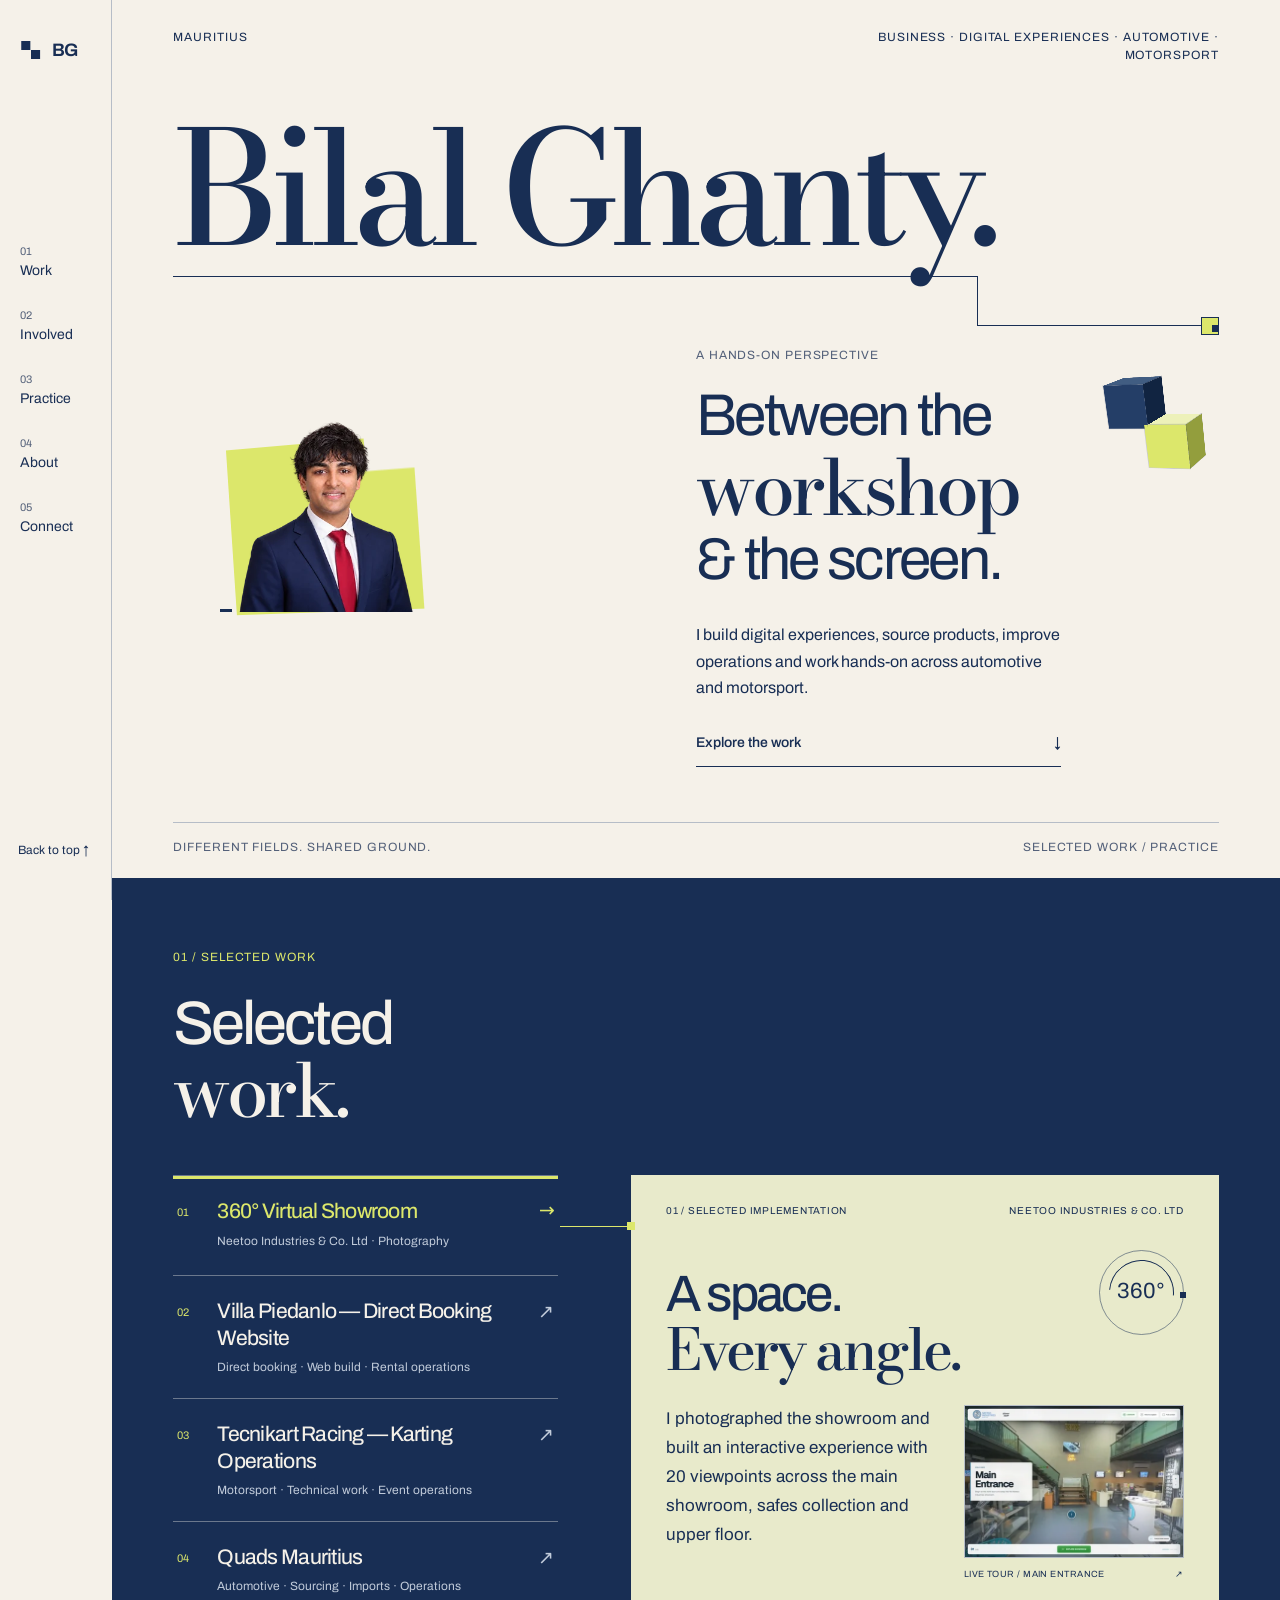
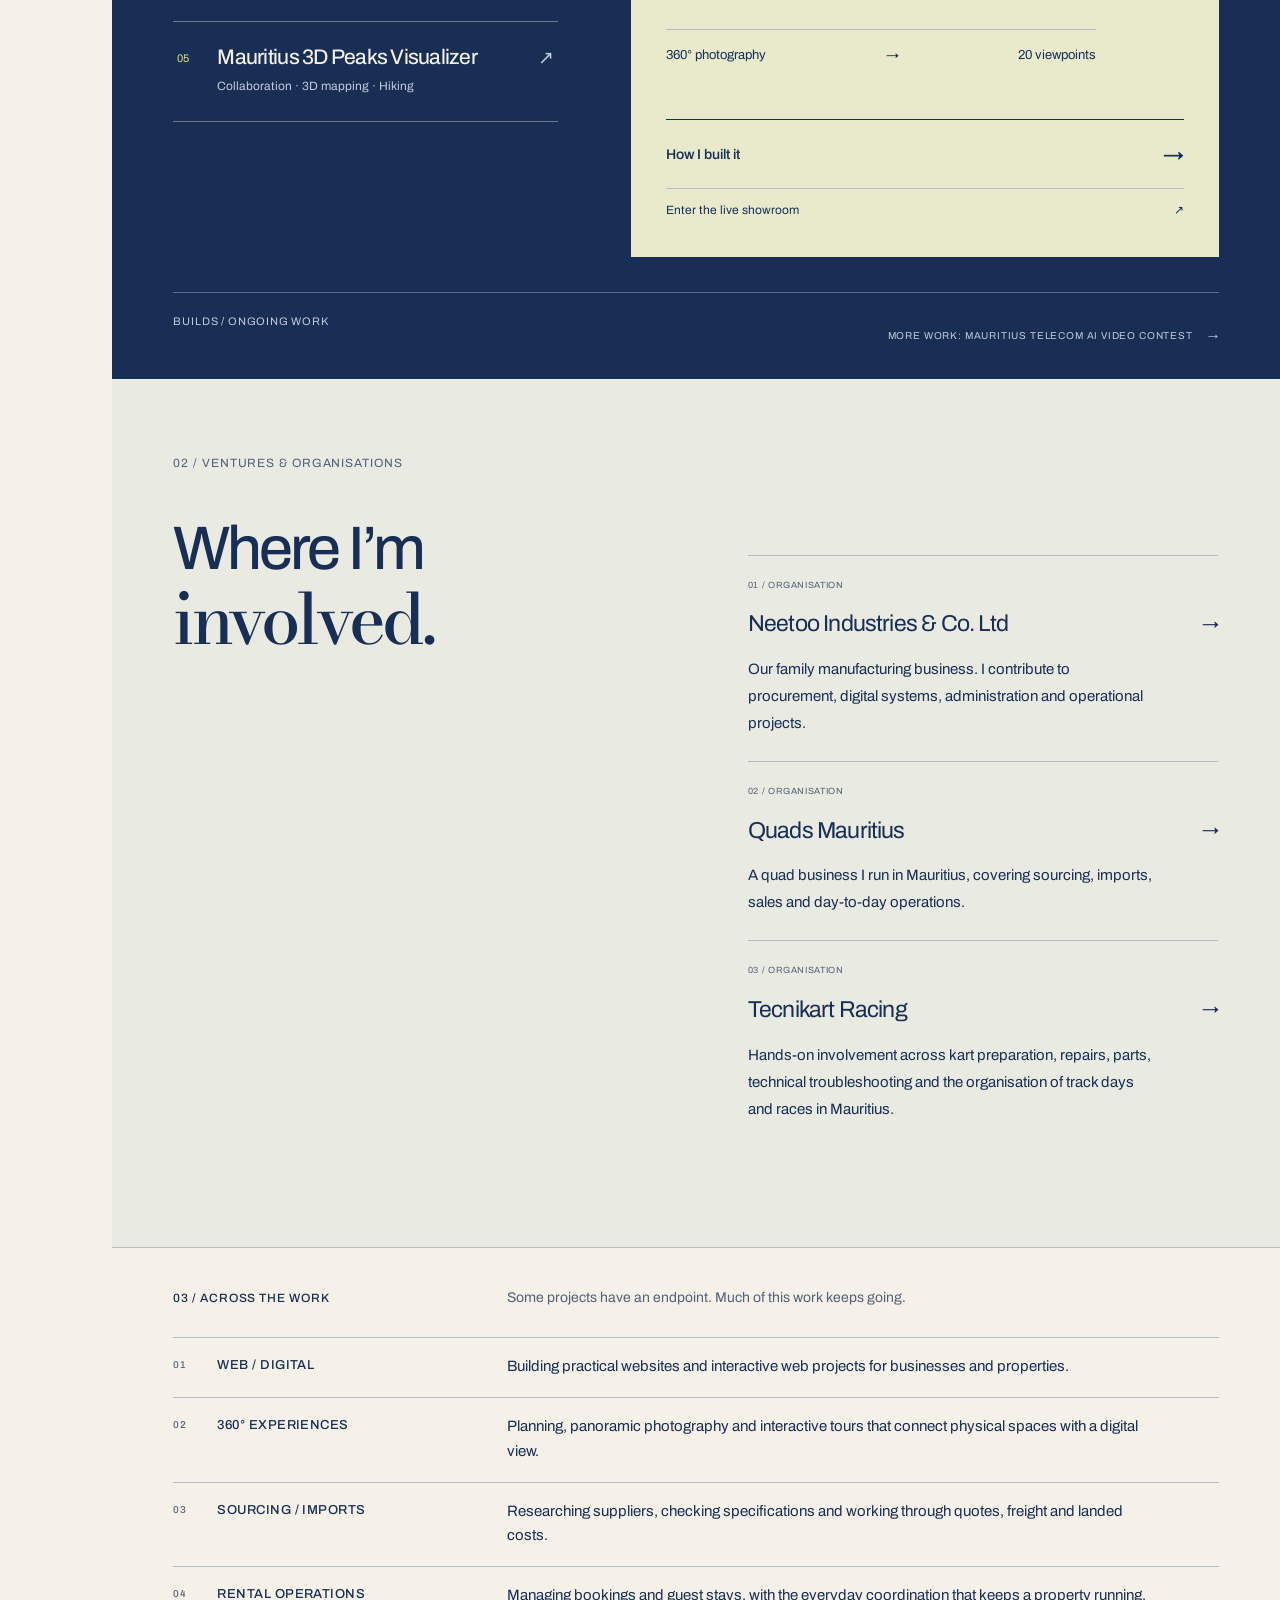
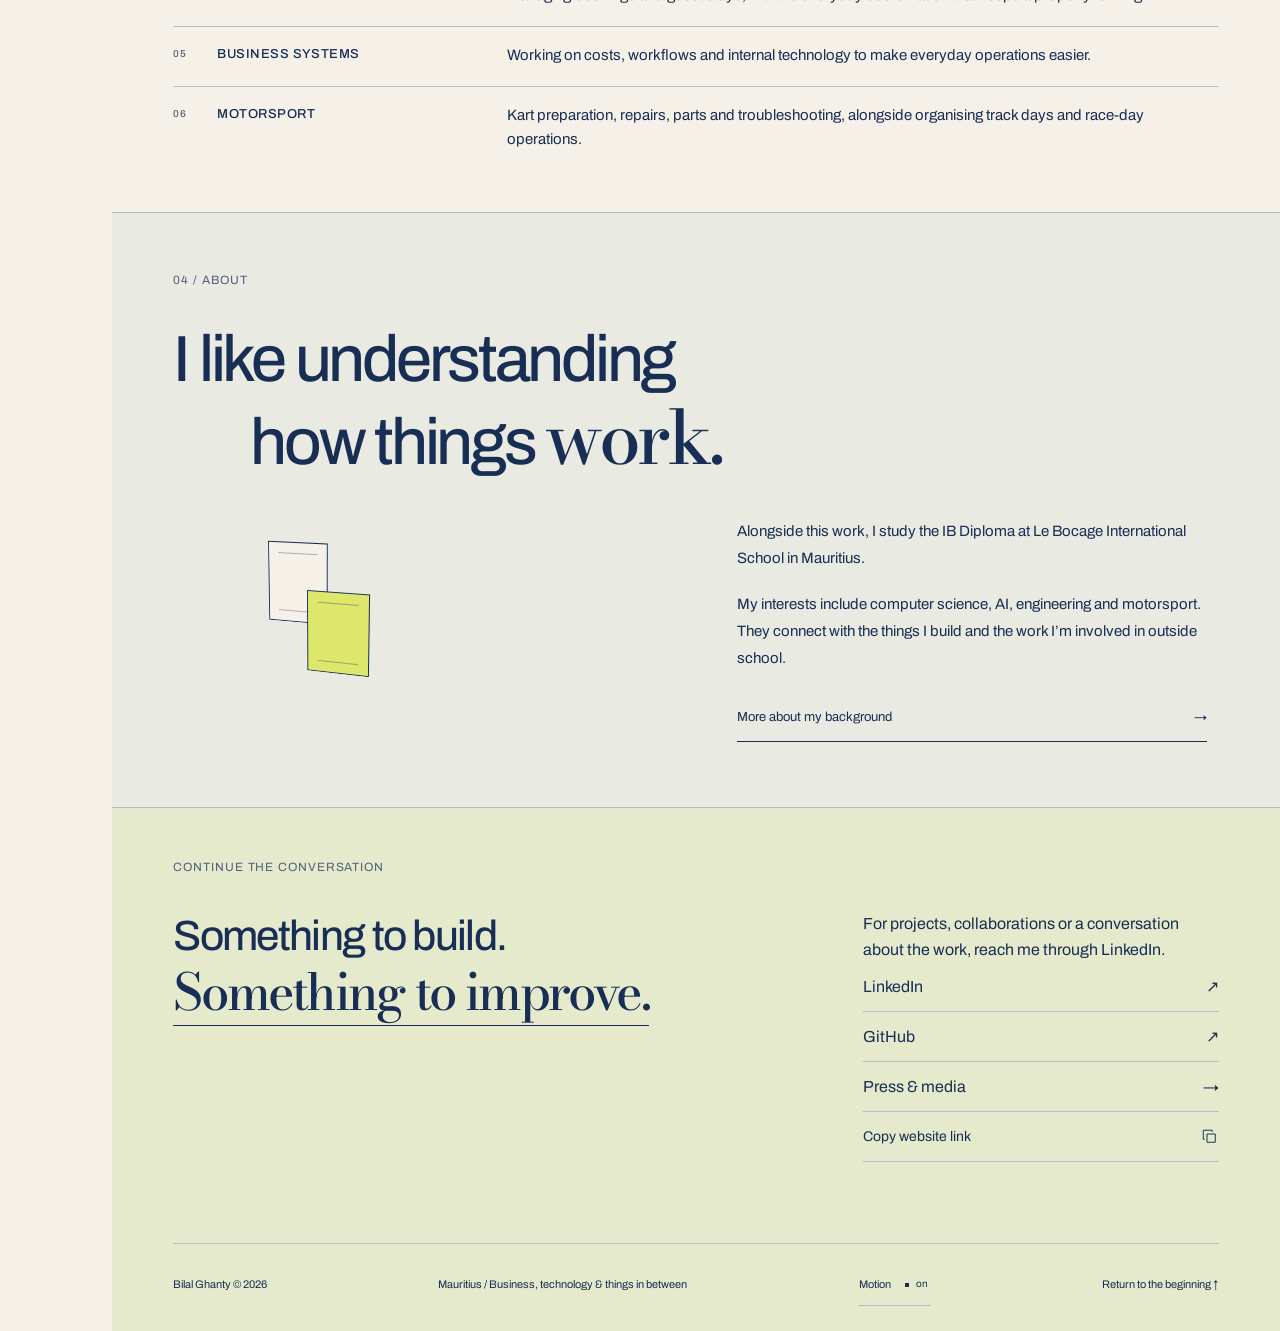
<file: index.html>
<!DOCTYPE html>

<html lang="en">
<head>
<meta charset="utf-8"/>
<meta content="width=device-width, initial-scale=1.0" name="viewport"/>
<title>Bilal Ghanty | Digital Experiences &amp; Motorsport in Mauritius</title>
<meta name="description" content="Bilal Ghanty’s projects in Mauritius: 360° virtual showrooms, websites, sourcing, business operations and hands-on motorsport work."/>
<meta content="Bilal Ghanty" name="author"/>
<meta content="index, follow" name="robots"/>
<link href="https://bilalghanty.com/" rel="canonical"/>
<meta content="profile" property="og:type"/>
<meta content="Bilal Ghanty" property="og:title"/>
<meta property="og:description" content="Bilal Ghanty’s projects in Mauritius: 360° virtual showrooms, websites, sourcing, business operations and hands-on motorsport work."/>
<meta content="https://bilalghanty.com/" property="og:url"/>
<meta content="https://bilalghanty.com/bilal-ghanty.jpeg" property="og:image"/>
<script type="application/ld+json">{
  "@context": "https://schema.org",
  "@graph": [
    {
      "@type": "WebSite",
      "@id": "https://bilalghanty.com/#website",
      "name": "Bilal Ghanty",
      "url": "https://bilalghanty.com/",
      "inLanguage": "en",
      "publisher": {
        "@id": "https://bilalghanty.com/#bilal"
      }
    },
    {
      "@type": "ProfilePage",
      "mainEntity": {
        "@type": "Person",
        "@id": "https://bilalghanty.com/#bilal",
        "name": "Bilal Ghanty",
        "url": "https://bilalghanty.com/",
        "image": "https://bilalghanty.com/bilal-ghanty.jpeg",
        "description": "Bilal Ghanty’s projects in Mauritius: 360° virtual showrooms, websites, sourcing, business operations and hands-on motorsport work.",
        "sameAs": [
          "https://www.linkedin.com/in/bilalghanty/",
          "https://github.com/bilalghanty"
        ],
        "knowsAbout": [
          "Technology",
          "Engineering",
          "Computer Science",
          "Artificial Intelligence",
          "Business",
          "Manufacturing",
          "Motorsport"
        ]
      },
      "@id": "https://bilalghanty.com/#profile",
      "url": "https://bilalghanty.com/",
      "name": "Bilal Ghanty",
      "inLanguage": "en",
      "isPartOf": {
        "@id": "https://bilalghanty.com/#website"
      }
    }
  ]
}</script>
<meta content="#f5f1e9" name="theme-color"/><link rel="icon" href="/assets/favicon-192.png" type="image/png" sizes="192x192"/><link rel="icon" href="/assets/favicon-96.png" type="image/png" sizes="96x96"/><link rel="shortcut icon" href="/favicon.ico"/><link as="font" crossorigin="" href="/assets/archivo.woff2" rel="preload" type="font/woff2"/><link href="/assets/site.css?v=20261009-home" rel="stylesheet"/><link as="font" crossorigin="" href="/assets/bodoni.woff2" rel="preload" type="font/woff2"/><script defer="" src="/assets/site.js"></script><link rel="stylesheet" href="/assets/mauritius-peaks.css"/><meta property="og:site_name" content="Bilal Ghanty"/></head>
<body class="home" id="top"><a class="skip" href="#main">Skip to content</a><div aria-hidden="true" class="reading-progress"><span></span></div><header class="rail"><a aria-label="Bilal Ghanty home" class="brand" href="/"><svg aria-hidden="true" viewbox="0 0 40 40"><path d="M5 6h14v14h15v14H20V20H5Z"></path></svg><span>BG</span></a><nav aria-label="Main navigation"><a data-section="projects" href="/#projects"><span>01</span>Work</a><a data-section="organisations" href="/#organisations"><span>02</span>Involved</a><a data-section="practice" href="/#practice"><span>03</span>Practice</a><a data-section="about" href="/#about"><span>04</span>About</a><a data-section="contact" href="/#contact"><span>05</span>Connect</a></nav>
<a class="rail-bottom" href="#top">Back to top ↑</a></header>
<div class="page"><main id="main" tabindex="-1"><section aria-labelledby="name" class="cover"><div class="cover-meta eyebrow"><span>MAURITIUS</span><span>BUSINESS · DIGITAL EXPERIENCES · AUTOMOTIVE · MOTORSPORT</span></div>
<h1 id="name">Bilal Ghanty<span aria-hidden="true" class="name-stop">.</span></h1>
<div aria-hidden="true" class="cross-rule"><span></span></div>
<div class="cover-body"><div class="identity"><figure class="portrait portrait-cutout"><div class="portrait-frame"><img alt="Portrait of Bilal Ghanty in a navy suit and red tie" fetchpriority="high" height="640" sizes="(max-width: 360px) 86px, (max-width: 700px) 105px, (max-width: 1000px) 165px, 230px" src="/assets/portrait-cutout-640.webp" srcset="/assets/portrait-cutout-320.webp 320w, /assets/portrait-cutout-640.webp 640w" width="640"/></div>
</figure>
</div>
<div class="cover-thought"><div aria-hidden="true" class="depth-mark"><div class="mark-camera"><div class="mark-orbit"><div class="mark-block mark-physical"><i class="face face-front"></i><i class="face face-back"></i><i class="face face-right"></i><i class="face face-left"></i><i class="face face-top"></i><i class="face face-bottom"></i></div><div class="mark-block mark-digital"><i class="face face-front"></i><i class="face face-back"></i><i class="face face-right"></i><i class="face face-left"></i><i class="face face-top"></i><i class="face face-bottom"></i></div></div></div></div><span class="eyebrow">A HANDS-ON PERSPECTIVE</span><p>Between the<br/><span class="serif">workshop</span><br/>&amp; the screen<span class="small-stop">.</span></p>
<div class="cover-foot"><p>I build digital experiences, source products, improve operations and work hands-on across automotive and motorsport.</p>
<a class="line-link" href="#projects">Explore the work <span aria-hidden="true">↓</span></a></div>
</div>
</div>
<div class="cover-bottom eyebrow"><span>Different fields. Shared ground.</span><span>SELECTED WORK / PRACTICE</span></div>
</section>
<section aria-labelledby="work-title" class="projects" id="projects"><span aria-hidden="true" id="connection"><span id="connection-title"></span></span><div class="work-intro"><div><span class="eyebrow">01 / SELECTED WORK</span><h2 class="scroll-arrive" id="work-title">Selected<br/><span class="serif">work.</span></h2></div></div>
<div class="project-explorer" data-explorer=""><div aria-label="Choose selected work" class="project-index"><a class="project-choice" data-project="showroom" href="#project-showroom" id="choice-showroom"><span class="choice-number">01</span><span class="choice-copy"><strong>360° Virtual Showroom</strong><small>Neetoo Industries &amp; Co. Ltd · Photography</small></span><span aria-hidden="true" class="choice-end">↗</span></a><a class="project-choice" data-project="beach" href="#project-beach" id="choice-beach"><span class="choice-number">02</span><span class="choice-copy"><strong>Villa Piedanlo — Direct Booking Website</strong><small>Direct booking · Web build · Rental operations</small></span><span aria-hidden="true" class="choice-end">↗</span></a><a class="project-choice" data-project="karting" href="#project-karting" id="choice-karting"><span class="choice-number">03</span><span class="choice-copy"><strong>Tecnikart Racing — Karting Operations</strong><small>Motorsport · Technical work · Event operations</small></span><span aria-hidden="true" class="choice-end">↗</span></a><a class="project-choice" data-project="quads" href="#project-quads" id="choice-quads"><span class="choice-number">04</span><span class="choice-copy"><strong>Quads Mauritius</strong><small>Automotive · Sourcing · Imports · Operations</small></span><span aria-hidden="true" class="choice-end">↗</span></a><a class="project-choice" data-project="peaks" href="#project-peaks" id="choice-peaks"><span class="choice-number">05</span><span class="choice-copy"><strong>Mauritius 3D Peaks Visualizer</strong><small>Collaboration · 3D mapping · Hiking</small></span><span aria-hidden="true" class="choice-end">↗</span></a></div><div class="project-stage"><article aria-labelledby="title-showroom" class="project-panel panel-showroom" data-panel="showroom" id="project-showroom" tabindex="-1">
<div class="panel-meta eyebrow"><span>01 / SELECTED IMPLEMENTATION</span><span>NEETOO INDUSTRIES &amp; CO. LTD</span></div>
<div class="showroom-lockup"><div aria-hidden="true" class="panel-aperture"><span>360°</span><i></i></div><h3 id="title-showroom">A space.<br/><span class="serif">Every angle.</span></h3></div><div class="project-evidence"><p class="panel-description">I photographed the showroom and built an interactive experience with 20 viewpoints across the main showroom, safes collection and upper floor.</p><figure class="work-capture"><a aria-label="Open the live virtual showroom for Neetoo Industries &amp; Co. Ltd" class="work-capture-link" href="https://neetoo-virtual-showroom.bilal-2601.chatgpt.site"><img alt="Actual Neetoo Industries &amp; Co. Ltd virtual showroom interface, showing the main entrance and 360° navigation controls" decoding="async" height="611" loading="lazy" sizes="(max-width: 700px) 220px, (max-width: 1000px) 200px, 220px" src="/assets/showroom-live-440.webp" srcset="/assets/showroom-live-440.webp 440w, /assets/showroom-live-880.webp 880w" width="880"/></a><figcaption>LIVE TOUR / MAIN ENTRANCE <span aria-hidden="true">↗</span></figcaption></figure></div>
<div class="panel-note"><span>360° photography</span><span aria-hidden="true">→</span><span>20 viewpoints</span></div>
<a class="project-read" href="/360-virtual-showroom.html">How I built it <span aria-hidden="true">→</span></a>
<a class="tour-text-link" href="https://neetoo-virtual-showroom.bilal-2601.chatgpt.site">Enter the live showroom <span aria-hidden="true">↗</span></a></article><article aria-labelledby="title-beach" class="project-panel panel-neetoo" data-panel="beach" id="project-beach" tabindex="-1"><div class="panel-meta eyebrow"><span>02 / WEB &amp; DIGITAL</span><span>VILLA PIEDANLO</span></div><h3 id="title-beach">Villa<br/><span class="serif">Piedanlo.</span><br/><span class="feature-subtitle">Direct Booking Website</span></h3><div class="project-evidence"><p class="panel-description">I built the direct-booking website for Villa Piedanlo and have ongoing involvement in its rental operations, from bookings to managing guest stays.</p><figure class="work-capture work-capture--natural"><a class="work-capture-link" href="/projects/villa-piedanlo.html" aria-label="Explore the Villa Piedanlo direct-booking website"><img src="/assets/villa-piedanlo/website-600.webp" sizes="(max-width: 1000px) 200px, 220px" width="1265" height="949" alt="The actual Villa Piedanlo website, showing property photography and the date enquiry form." loading="lazy" decoding="async"/></a><figcaption><span>DIRECT BOOKING / LIVE WEBSITE</span><span aria-hidden="true">↗</span></figcaption></figure></div><div class="panel-note"><span>Direct booking · Web build</span><span>Rental operations</span></div><a class="project-read" href="/projects/villa-piedanlo.html">Explore Villa Piedanlo <span aria-hidden="true">→</span></a></article><article aria-labelledby="title-karting" class="project-panel panel-quads" data-panel="karting" id="project-karting" tabindex="-1"><div class="panel-meta eyebrow"><span>03 / MOTORSPORT</span><span>TECNIKART RACING / MAURITIUS</span></div><h3 id="title-karting">Tecnikart<br/><span class="serif">Racing.</span><br/><span class="feature-subtitle">Karting Operations</span></h3><div class="project-evidence"><p class="panel-description">I work across kart preparation, maintenance and troubleshooting, alongside race-day operations and the organisation of regular track days and races in Mauritius.</p><figure class="work-capture work-capture--natural"><a class="work-capture-link" href="/projects/tecnikart-racing.html" aria-label="Explore the Tecnikart Racing story"><img src="/assets/tecnikart/r41-400.webp" srcset="/assets/tecnikart/r41-400.webp 400w, /assets/tecnikart/r41-414.webp 414w" sizes="(max-width: 1000px) 200px, 220px" width="414" height="414" alt="Helmeted kart drivers waiting in the paddock, with kart 86 nearest the camera." loading="lazy" decoding="async"/></a><figcaption><span>RACE-DAY PADDOCK<br/>Naim Allumsah Photography</span><span aria-hidden="true">↗</span></figcaption></figure></div><a class="project-read" href="/projects/tecnikart-racing.html">Explore karting &amp; Tecnikart Racing <span aria-hidden="true">→</span></a></article><article aria-labelledby="title-quads" class="project-panel panel-quads" data-panel="quads" id="project-quads" tabindex="-1">
<div class="panel-meta eyebrow"><span>04 / AUTOMOTIVE &amp; OPERATIONS</span><span>MAURITIUS</span></div>
<h3 id="title-quads">Quads<br/><span class="serif">Mauritius.</span></h3>
<div aria-hidden="true" class="panel-route"><span></span></div>
<div class="project-evidence"><p class="panel-description">I run Quads Mauritius, from researching vehicles and sourcing suppliers to imports, pricing, sales and the day-to-day work.</p><figure class="work-capture work-capture--natural"><a class="work-capture-link" href="/projects/quads-mauritius.html" aria-label="Explore Quads Mauritius sourcing, imports and sales"><img src="/assets/quads-mauritius/festival-preview-240.webp" srcset="/assets/quads-mauritius/festival-preview-240.webp 240w, /assets/quads-mauritius/festival-preview-480.webp 480w" sizes="(max-width: 1000px) 200px, 220px" width="480" height="480" alt="A white and red quad displayed among karts and motorcycles at Bagatelle Motor Festival at night." loading="lazy" decoding="async"/></a><figcaption><span>BAGATELLE / MOTOR FESTIVAL</span><span aria-hidden="true">↗</span></figcaption></figure></div>
<a class="project-read" href="/projects/quads-mauritius.html">Explore Quads Mauritius <span aria-hidden="true">→</span></a>
</article><article aria-labelledby="title-peaks" class="project-panel panel-peaks" data-panel="peaks" id="project-peaks" tabindex="-1">
<div class="panel-meta eyebrow"><span>05 / DIGITAL &amp; GEOGRAPHY</span><span>2026 · COLLABORATION</span></div>
<h3 id="title-peaks">Mauritius<br/><span class="serif">in relief.</span></h3>
<div class="project-evidence"><p class="panel-description">An interactive 3D map of Mauritius, developed in collaboration with my friend Assim Gopee (Vlosyros).</p><figure class="work-capture"><a class="work-capture-link" href="/projects/mauritius-3d-peaks-visualizer.html" aria-label="Explore the Mauritius 3D Peaks Visualizer collaboration"><img src="/assets/mauritius-peaks/port-louis-480.webp" srcset="/assets/mauritius-peaks/port-louis-480.webp 480w, /assets/mauritius-peaks/port-louis-1280.webp 1280w" sizes="(max-width:1000px) 200px, 220px" width="1280" height="720" alt="The live 3D visualizer showing the Port Louis mountain range, satellite imagery and named peaks." loading="lazy" decoding="async"/></a><figcaption><span>LIVE MAP / PORT LOUIS RANGE</span><span aria-hidden="true">↗</span></figcaption></figure></div>
<p class="pp-panel-credit">Original creator: Assim Gopee.<br/>My work: navigation, interaction &amp; refinements.</p>
<a class="project-read" href="/projects/mauritius-3d-peaks-visualizer.html">Explore the collaboration <span aria-hidden="true">→</span></a>
</article></div></div>
<div class="work-end eyebrow"><span>BUILDS / ONGOING WORK</span><a href="/projects/mauritius-telecom-ai-video-contest.html" id="project-ai">More work: Mauritius Telecom AI Video Contest <span aria-hidden="true">→</span></a></div></section><div id="after-connection" tabindex="-1"></div>
<section aria-labelledby="organisations-title" class="background" id="organisations">
<div class="eyebrow">02 / VENTURES &amp; ORGANISATIONS</div><div class="background-grid"><div class="background-title"><h2 class="scroll-arrive" id="organisations-title">Where I’m<br/><span class="serif">involved.</span></h2></div>
<div class="background-copy"><div class="work-reality"><dl><div class="reality-row scroll-arrive" id="project-neetoo"><dt><span>01 / ORGANISATION</span><a href="/projects/neetoo-industries.html">Neetoo Industries &amp; Co. Ltd <span aria-hidden="true">→</span></a></dt><dd>Our family manufacturing business. I contribute to procurement, digital systems, administration and operational projects.</dd></div><div class="reality-row scroll-arrive" id="organisation-quads"><dt><span>02 / ORGANISATION</span><a href="/projects/quads-mauritius.html">Quads Mauritius <span aria-hidden="true">→</span></a></dt><dd>A quad business I run in Mauritius, covering sourcing, imports, sales and day-to-day operations.</dd></div><div class="reality-row scroll-arrive" id="organisation-tecnikart"><dt><span>03 / ORGANISATION</span><a href="/projects/tecnikart-racing.html">Tecnikart Racing <span aria-hidden="true">→</span></a></dt><dd>Hands-on involvement across kart preparation, repairs, parts, technical troubleshooting and the organisation of track days and races in Mauritius.</dd></div></dl></div></div></div></section><section aria-labelledby="practice-title" class="background working-index" id="practice"><header class="working-index-head"><h2 id="practice-title">03 / ACROSS THE WORK</h2><p id="experience"><span aria-hidden="true" id="experience-title"></span>Some projects have an endpoint. Much of this work keeps going.</p></header>
<dl class="working-ledger">
<div class="working-row"><dt><span aria-hidden="true" class="working-number">01</span>WEB / DIGITAL</dt><dd>Building practical websites and interactive web projects for businesses and properties.</dd></div>
<div class="working-row"><dt><span aria-hidden="true" class="working-number">02</span>360° EXPERIENCES</dt><dd>Planning, panoramic photography and interactive tours that connect physical spaces with a digital view.</dd></div>
<div class="working-row"><dt><span aria-hidden="true" class="working-number">03</span>SOURCING / IMPORTS</dt><dd>Researching suppliers, checking specifications and working through quotes, freight and landed costs.</dd></div>
<div class="working-row"><dt><span aria-hidden="true" class="working-number">04</span>RENTAL OPERATIONS</dt><dd>Managing bookings and guest stays, with the everyday coordination that keeps a property running.</dd></div>
<div class="working-row"><dt><span aria-hidden="true" class="working-number">05</span>BUSINESS SYSTEMS</dt><dd>Working on costs, workflows and internal technology to make everyday operations easier.</dd></div>
<div class="working-row"><dt><span aria-hidden="true" class="working-number">06</span>MOTORSPORT</dt><dd>Kart preparation, repairs, parts and troubleshooting, alongside organising track days and race-day operations.</dd></div>
</dl></section><section aria-labelledby="about-title" class="background personal-close" id="about"><div class="eyebrow">04 / ABOUT</div><h2 class="about-statement scroll-arrive" id="about-title">I like understanding
<span class="about-continuation">how things <span class="serif">work.</span></span></h2><div class="about-foot"><div aria-hidden="true" class="practice-object"><div class="practice-orbit"><i class="practice-plane plane-one"></i><i class="practice-plane plane-two"></i></div></div><div class="about-bio"><p>Alongside this work, I study the IB Diploma at Le Bocage International School in Mauritius.</p><p>My interests include computer science, AI, engineering and motorsport. They connect with the things I build and the work I’m involved in outside school.</p><a class="line-link" href="/press.html#biography">More about my background <span aria-hidden="true">→</span></a></div></div></section>
</main>
<footer class="contact" id="contact"><div class="eyebrow">CONTINUE THE CONVERSATION</div>
<div class="contact-grid scroll-arrive"><h2>Something to build.<br/><span class="serif">Something to improve.</span></h2>
<div class="socials"><p class="contact-intro">For projects, collaborations or a conversation about the work, reach me through LinkedIn.</p><a href="https://www.linkedin.com/in/bilalghanty/">LinkedIn <span aria-hidden="true">↗</span></a><a href="https://github.com/bilalghanty">GitHub <span aria-hidden="true">↗</span></a><a href="/press.html" id="press">Press &amp; media <span aria-hidden="true">→</span></a><button class="copy-link" hidden="">Copy website link <span aria-hidden="true"><svg fill="none" height="18" stroke="currentColor" stroke-width="1.3" viewbox="0 0 24 24" width="18"><path d="M8 8h11v11H8Z M5 15H3V3h12v2"></path></svg></span></button><p class="share-status" role="status"></p></div>
</div>
<div class="colophon"><span>Bilal Ghanty © 2026</span><span>Mauritius / Business, technology &amp; things in between</span><button aria-label="Page animations" aria-pressed="true" class="motion-control" hidden="">Motion <span>on</span></button><a href="#top">Return to the beginning ↑</a></div>
</footer>
</div>
</body></html>
</file>
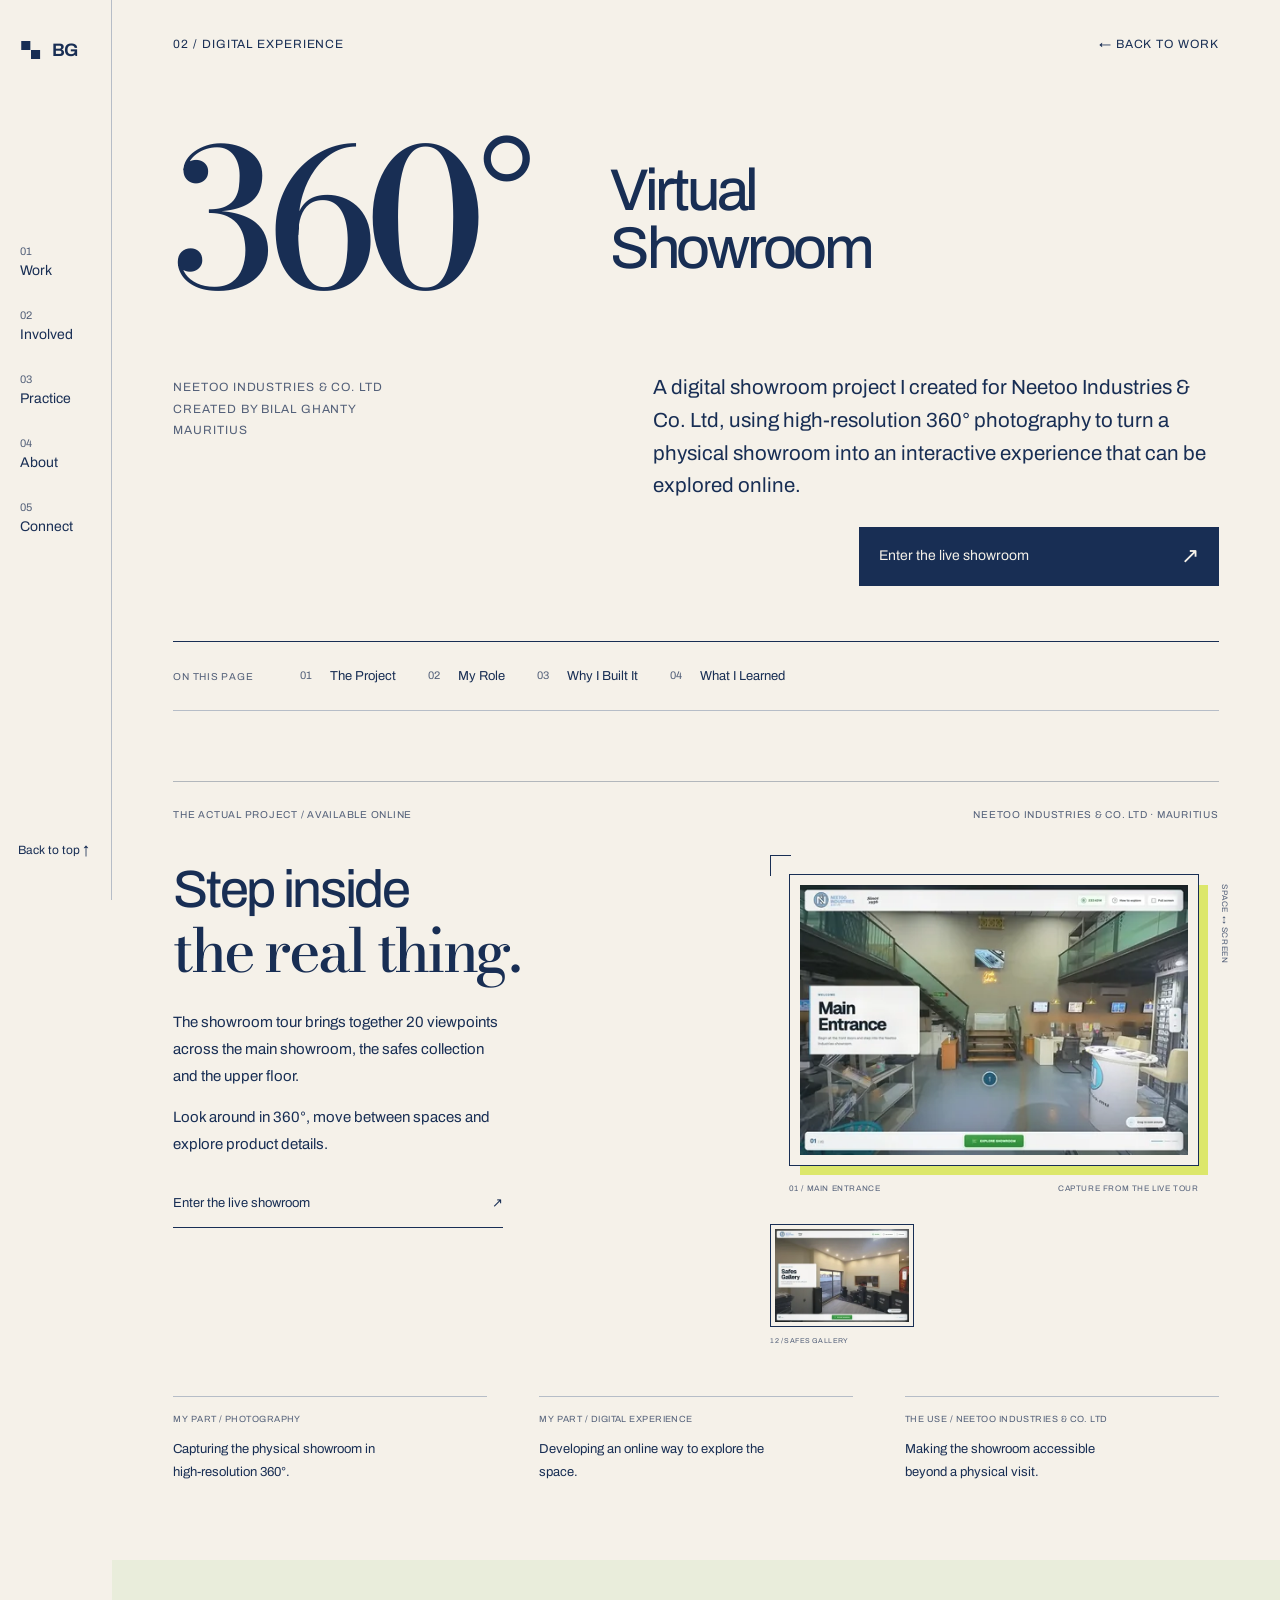
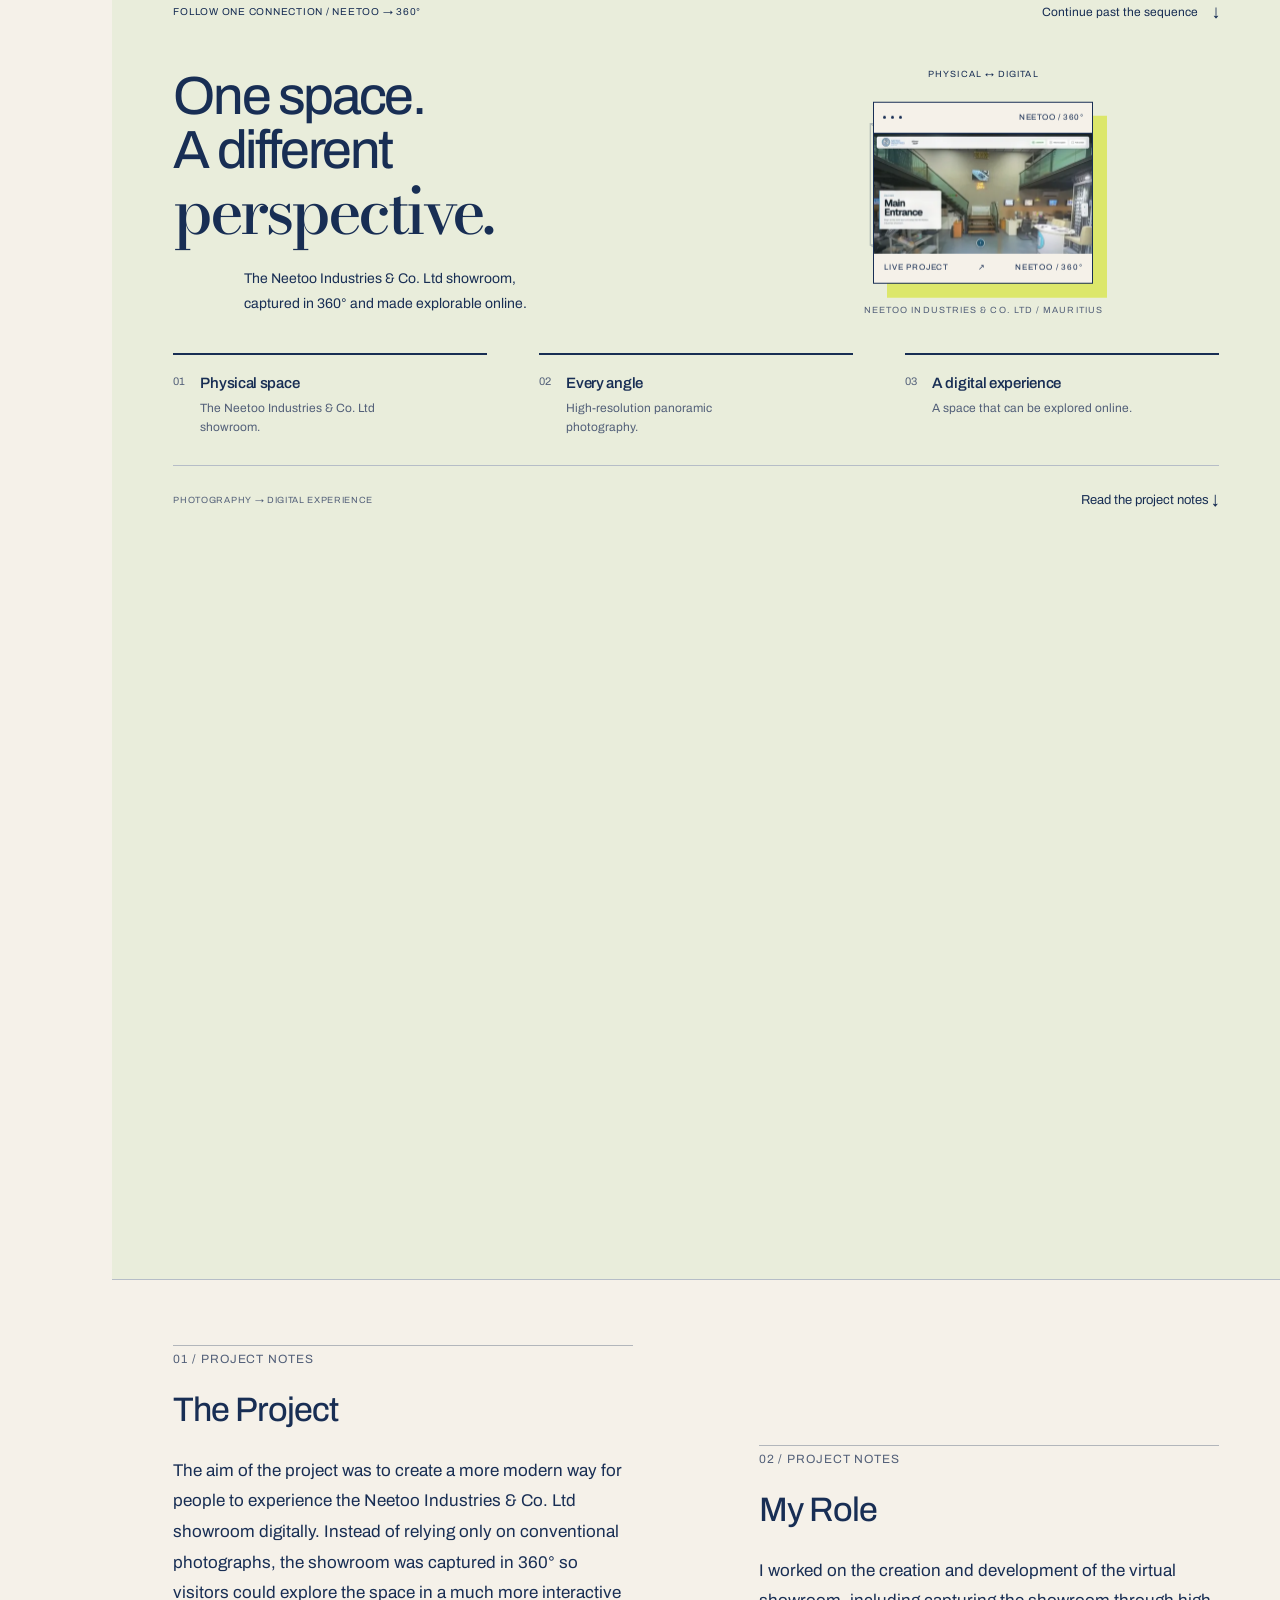
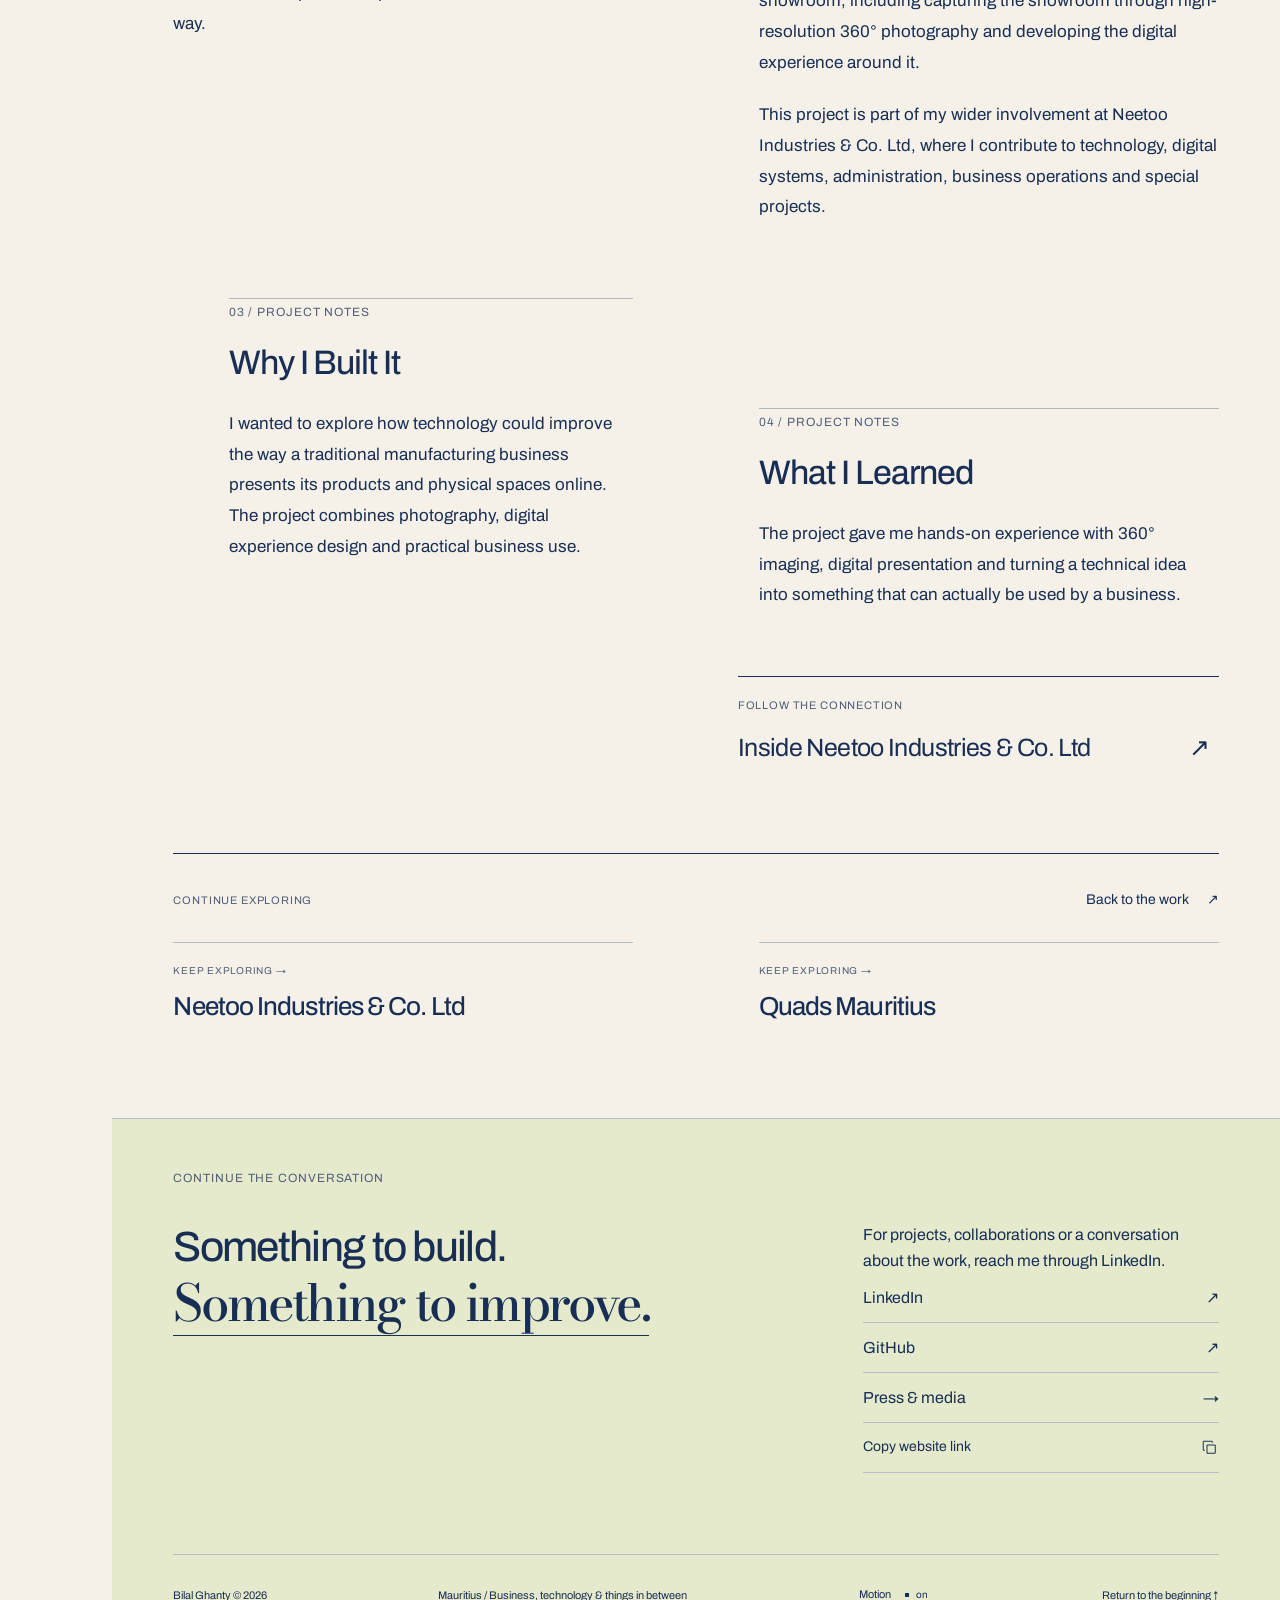
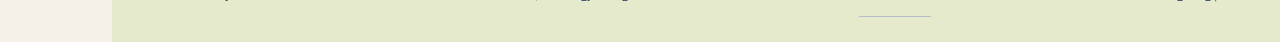
<file: 360-virtual-showroom.html>
<!DOCTYPE html>

<html lang="en"><head>
<meta charset="utf-8"/>
<meta content="width=device-width, initial-scale=1.0" name="viewport"/>
<title>360° Virtual Showroom | Bilal Ghanty</title>
<meta content="Bilal Ghanty's 360° Virtual Showroom project for Neetoo Industries &amp; Co. Ltd in Mauritius, combining high-resolution 360 photography with an interactive digital showroom experience." name="description"/>
<meta content="Bilal Ghanty" name="author"/>
<meta content="index, follow" name="robots"/>
<link href="https://bilalghanty.com/360-virtual-showroom.html" rel="canonical"/>
<meta content="article" property="og:type"/>
<meta content="360° Virtual Showroom | Bilal Ghanty" property="og:title"/>
<meta content="A digital showroom project created for Neetoo Industries &amp; Co. Ltd using high-resolution 360° photography." property="og:description"/>
<meta content="https://bilalghanty.com/360-virtual-showroom.html" property="og:url"/>
<meta content="https://bilalghanty.com/bilal-ghanty.jpeg" property="og:image"/>
<script type="application/ld+json">{
  "@context": "https://schema.org",
  "@type": "CreativeWork",
  "name": "360° Virtual Showroom",
  "url": "https://bilalghanty.com/360-virtual-showroom.html",
  "description": "A 360° virtual showroom project created by Bilal Ghanty for Neetoo Industries & Co. Ltd in Mauritius.",
  "creator": {
    "@type": "Person",
    "@id": "https://bilalghanty.com/#bilal",
    "name": "Bilal Ghanty",
    "url": "https://bilalghanty.com/"
  },
  "about": [
    "360 photography",
    "Virtual showroom",
    "Digital experience",
    "Neetoo Industries & Co. Ltd",
    "Mauritius"
  ],
  "@id": "https://bilalghanty.com/360-virtual-showroom.html#work",
  "isPartOf": {
    "@id": "https://bilalghanty.com/#website"
  },
  "inLanguage": "en"
}</script>
<meta content="#f5f1e9" name="theme-color"/><link rel="icon" href="/assets/favicon-192.png" type="image/png" sizes="192x192"/><link rel="icon" href="/assets/favicon-96.png" type="image/png" sizes="96x96"/><link rel="shortcut icon" href="/favicon.ico"/><link as="font" crossorigin="" href="/assets/archivo.woff2" rel="preload" type="font/woff2"/><link href="/assets/site.css?v=20261009-home" rel="stylesheet"/><link as="font" crossorigin="" href="/assets/bodoni.woff2" rel="preload" type="font/woff2"/><script defer="" src="/assets/site.js"></script><meta property="og:site_name" content="Bilal Ghanty"/></head><body class="showroom" data-current-project="showroom" id="top"><a class="skip" href="#main">Skip to content</a><div aria-hidden="true" class="reading-progress"><span></span></div><header class="rail"><a aria-label="Bilal Ghanty home" class="brand" href="/"><svg aria-hidden="true" viewbox="0 0 40 40"><path d="M5 6h14v14h15v14H20V20H5Z"></path></svg><span>BG</span></a><nav aria-label="Main navigation"><a data-section="projects" href="/#projects"><span>01</span>Work</a><a data-section="organisations" href="/#organisations"><span>02</span>Involved</a><a data-section="practice" href="/#practice"><span>03</span>Practice</a><a data-section="about" href="/#about"><span>04</span>About</a><a data-section="contact" href="/#contact"><span>05</span>Connect</a></nav>
<a class="rail-bottom" href="#top">Back to top ↑</a></header>
<div class="page"><main class="feature showroom-feature" id="main" tabindex="-1"><section class="feature-cover motion-cover"><div class="feature-meta eyebrow"><span>02 / DIGITAL EXPERIENCE</span><a href="/#project-showroom">← BACK TO WORK</a></div>
<h1><span class="angle-title serif">360°</span><span>Virtual<br/>Showroom</span></h1>
<div class="feature-cover-bottom"><span class="eyebrow">NEETOO INDUSTRIES &amp; CO. LTD<br/>CREATED BY BILAL GHANTY<br/>MAURITIUS</span><p>A digital showroom project I created for Neetoo Industries &amp; Co. Ltd, using high-resolution 360° photography to turn a physical showroom into an interactive experience that can be explored online.</p>
</div>
<a class="tour-cover-link" href="https://neetoo-virtual-showroom.bilal-2601.chatgpt.site"><span>Enter the live showroom</span><span aria-hidden="true">↗</span></a></section><nav aria-label="On this project page" class="project-contents"><span class="eyebrow">ON THIS PAGE</span><a href="#story-1"><span>01</span>The Project</a><a href="#story-2"><span>02</span>My Role</a><a href="#story-3"><span>03</span>Why I Built It</a><a href="#story-4"><span>04</span>What I Learned</a></nav><section aria-labelledby="live-title" class="live-project draw-section" id="live-showroom">
<div class="live-meta eyebrow"><span>THE ACTUAL PROJECT / AVAILABLE ONLINE</span><span>NEETOO INDUSTRIES &amp; CO. LTD · MAURITIUS</span></div>
<div class="live-spread"><div class="live-copy"><h2 class="scroll-arrive" id="live-title">Step inside<br/><span class="serif">the real thing.</span></h2><p>The showroom tour brings together 20 viewpoints across the main showroom, the safes collection and the upper floor.</p><p>Look around in 360°, move between spaces and explore product details.</p><a class="line-link" href="https://neetoo-virtual-showroom.bilal-2601.chatgpt.site">Enter the live showroom <span aria-hidden="true">↗</span></a></div>
<div class="live-visual"><figure class="live-capture scroll-arrive"><div class="capture-mount"><a aria-label="Enter the live Neetoo virtual showroom" href="https://neetoo-virtual-showroom.bilal-2601.chatgpt.site"><img alt="The live Neetoo virtual showroom interface showing the main entrance, panoramic view and navigation controls" decoding="async" height="611" loading="lazy" sizes="(max-width: 700px) 286px, (max-width: 1000px) 290px, 440px" src="/assets/showroom-live-880.webp" srcset="/assets/showroom-live-440.webp 440w, /assets/showroom-live-880.webp 880w" width="880"/></a></div><figcaption><span>01 / MAIN ENTRANCE</span><span>CAPTURE FROM THE LIVE TOUR</span></figcaption><span aria-hidden="true" class="capture-side eyebrow">SPACE ↔ SCREEN</span></figure><figure class="live-detail"><img alt="A second view from the live virtual showroom, showing the Safes Gallery and its navigation controls" decoding="async" height="222" loading="lazy" src="/assets/showroom-safes-320.webp" width="320"/><figcaption>12 / SAFES GALLERY</figcaption></figure></div></div>
<dl class="project-contribution"><div><dt>MY PART / PHOTOGRAPHY</dt><dd>Capturing the physical showroom in high-resolution 360°.</dd></div><div><dt>MY PART / DIGITAL EXPERIENCE</dt><dd>Developing an online way to explore the space.</dd></div><div><dt>THE USE / NEETOO INDUSTRIES &amp; CO. LTD</dt><dd>Making the showroom accessible beyond a physical visit.</dd></div></dl>
</section>
<section aria-labelledby="connection-title" class="connection" id="connection">
<div class="connection-pin">
<div class="connection-meta eyebrow"><span>FOLLOW ONE CONNECTION / NEETOO → 360°</span><a class="connection-skip" href="#after-connection">Continue past the sequence <span aria-hidden="true">↓</span></a></div>
<div class="connection-spread"><div class="connection-heading"><h2 id="connection-title">One space.<br/>A different<br/><span class="serif">perspective.</span></h2><p>The Neetoo Industries &amp; Co. Ltd showroom, captured in 360° and made explorable online.</p></div>
<div class="connection-visual"><div aria-hidden="true" class="connection-graphic">
<div class="scene-room"><svg fill="none" viewbox="0 0 300 210"><path d="M20 25h200v140H20Z M20 25l60 40h200v140H80L20 165 M220 25l60 40 M220 165l60 40 M80 65v140 M20 165l200-0"></path><path class="room-detail" d="M40 40h160v65H40Z M40 126h65v24H40Z M120 126h80v24h-80Z"></path></svg></div>
<div class="scene-panorama"><div class="panorama-ring ring-one"></div><div class="panorama-ring ring-two"></div><span>360<span class="degree">°</span></span><i class="scan-line"></i><i class="panorama-dot"></i></div>
<div class="scene-browser"><div class="browser-top"><i></i><i></i><i></i><span>NEETOO / 360°</span></div><div class="browser-view"><img alt="" decoding="async" height="306" loading="lazy" src="/assets/showroom-live-440.webp" width="440"/></div><div class="browser-bottom"><span>LIVE PROJECT</span><span>↗</span><span>NEETOO / 360°</span></div></div>
<span class="graphic-axis axis-top">PHYSICAL ↔ DIGITAL</span><span class="graphic-axis axis-bottom">NEETOO INDUSTRIES &amp; CO. LTD / MAURITIUS</span></div></div></div>
<ol class="connection-steps"><li class="step-space"><span class="step-no">01</span><div><h3>Physical space</h3><p>The Neetoo Industries &amp; Co. Ltd showroom.</p></div></li><li class="step-image"><span class="step-no">02</span><div><h3>Every angle</h3><p>High-resolution panoramic photography.</p></div></li><li class="step-digital"><span class="step-no">03</span><div><h3>A digital experience</h3><p>A space that can be explored online.</p></div></li></ol>
<div class="connection-end"><span class="eyebrow">PHOTOGRAPHY → DIGITAL EXPERIENCE</span><a href="#story-1">Read the project notes ↓</a></div>
</div></section><div id="after-connection" tabindex="-1"></div>
<div class="spatial-story"><section class="scroll-arrive draw-section"><span class="eyebrow">01 / PROJECT NOTES</span><h2 id="story-1">The Project</h2>
<div><p>The aim of the project was to create a more modern way for people to experience the Neetoo Industries &amp; Co. Ltd showroom digitally. Instead of relying only on conventional photographs, the showroom was captured in 360° so visitors could explore the space in a much more interactive way.</p>
</div>
</section>
<section class="scroll-arrive draw-section"><span class="eyebrow">02 / PROJECT NOTES</span><h2 id="story-2">My Role</h2>
<div><p>I worked on the creation and development of the virtual showroom, including capturing the showroom through high-resolution 360° photography and developing the digital experience around it.</p>
<p>This project is part of my wider involvement at Neetoo Industries &amp; Co. Ltd, where I contribute to technology, digital systems, administration, business operations and special projects.</p>
</div>
</section>
<section class="scroll-arrive draw-section"><span class="eyebrow">03 / PROJECT NOTES</span><h2 id="story-3">Why I Built It</h2>
<div><p>I wanted to explore how technology could improve the way a traditional manufacturing business presents its products and physical spaces online. The project combines photography, digital experience design and practical business use.</p>
</div>
</section>
<section class="scroll-arrive draw-section"><span class="eyebrow">04 / PROJECT NOTES</span><h2 id="story-4">What I Learned</h2>
<div><p>The project gave me hands-on experience with 360° imaging, digital presentation and turning a technical idea into something that can actually be used by a business.</p>
</div>
</section>
</div>
<a class="related lift-link" href="/projects/neetoo-industries.html"><span class="eyebrow">FOLLOW THE CONNECTION</span><span>Inside Neetoo Industries &amp; Co. Ltd</span><span aria-hidden="true">↗</span></a><nav aria-label="Continue exploring the work" class="project-trail scroll-arrive"><div class="trail-heading"><span class="eyebrow">CONTINUE EXPLORING</span><a href="/#project-showroom">Back to the work <span aria-hidden="true">↗</span></a></div><div class="trail-links"><a class="lift-link" href="/projects/neetoo-industries.html"><span class="eyebrow">KEEP EXPLORING →</span><strong>Neetoo Industries &amp; Co. Ltd</strong></a><a class="lift-link" href="/projects/quads-mauritius.html"><span class="eyebrow">KEEP EXPLORING →</span><strong>Quads Mauritius</strong></a></div></nav></main>
<footer class="contact" id="contact"><div class="eyebrow">CONTINUE THE CONVERSATION</div>
<div class="contact-grid scroll-arrive"><h2>Something to build.<br/><span class="serif">Something to improve.</span></h2>
<div class="socials"><p class="contact-intro">For projects, collaborations or a conversation about the work, reach me through LinkedIn.</p><a href="https://www.linkedin.com/in/bilalghanty/">LinkedIn <span aria-hidden="true">↗</span></a><a href="https://github.com/bilalghanty">GitHub <span aria-hidden="true">↗</span></a><a href="/press.html">Press &amp; media <span aria-hidden="true">→</span></a><button class="copy-link" hidden="">Copy website link <span aria-hidden="true"><svg fill="none" height="18" stroke="currentColor" stroke-width="1.3" viewbox="0 0 24 24" width="18"><path d="M8 8h11v11H8Z M5 15H3V3h12v2"></path></svg></span></button><p class="share-status" role="status"></p></div>
</div>
<div class="colophon"><span>Bilal Ghanty © 2026</span><span>Mauritius / Business, technology &amp; things in between</span><button aria-label="Page animations" aria-pressed="true" class="motion-control" hidden="">Motion <span>on</span></button><a href="#top">Return to the beginning ↑</a></div>
</footer>
</div>
</body></html>
</file>
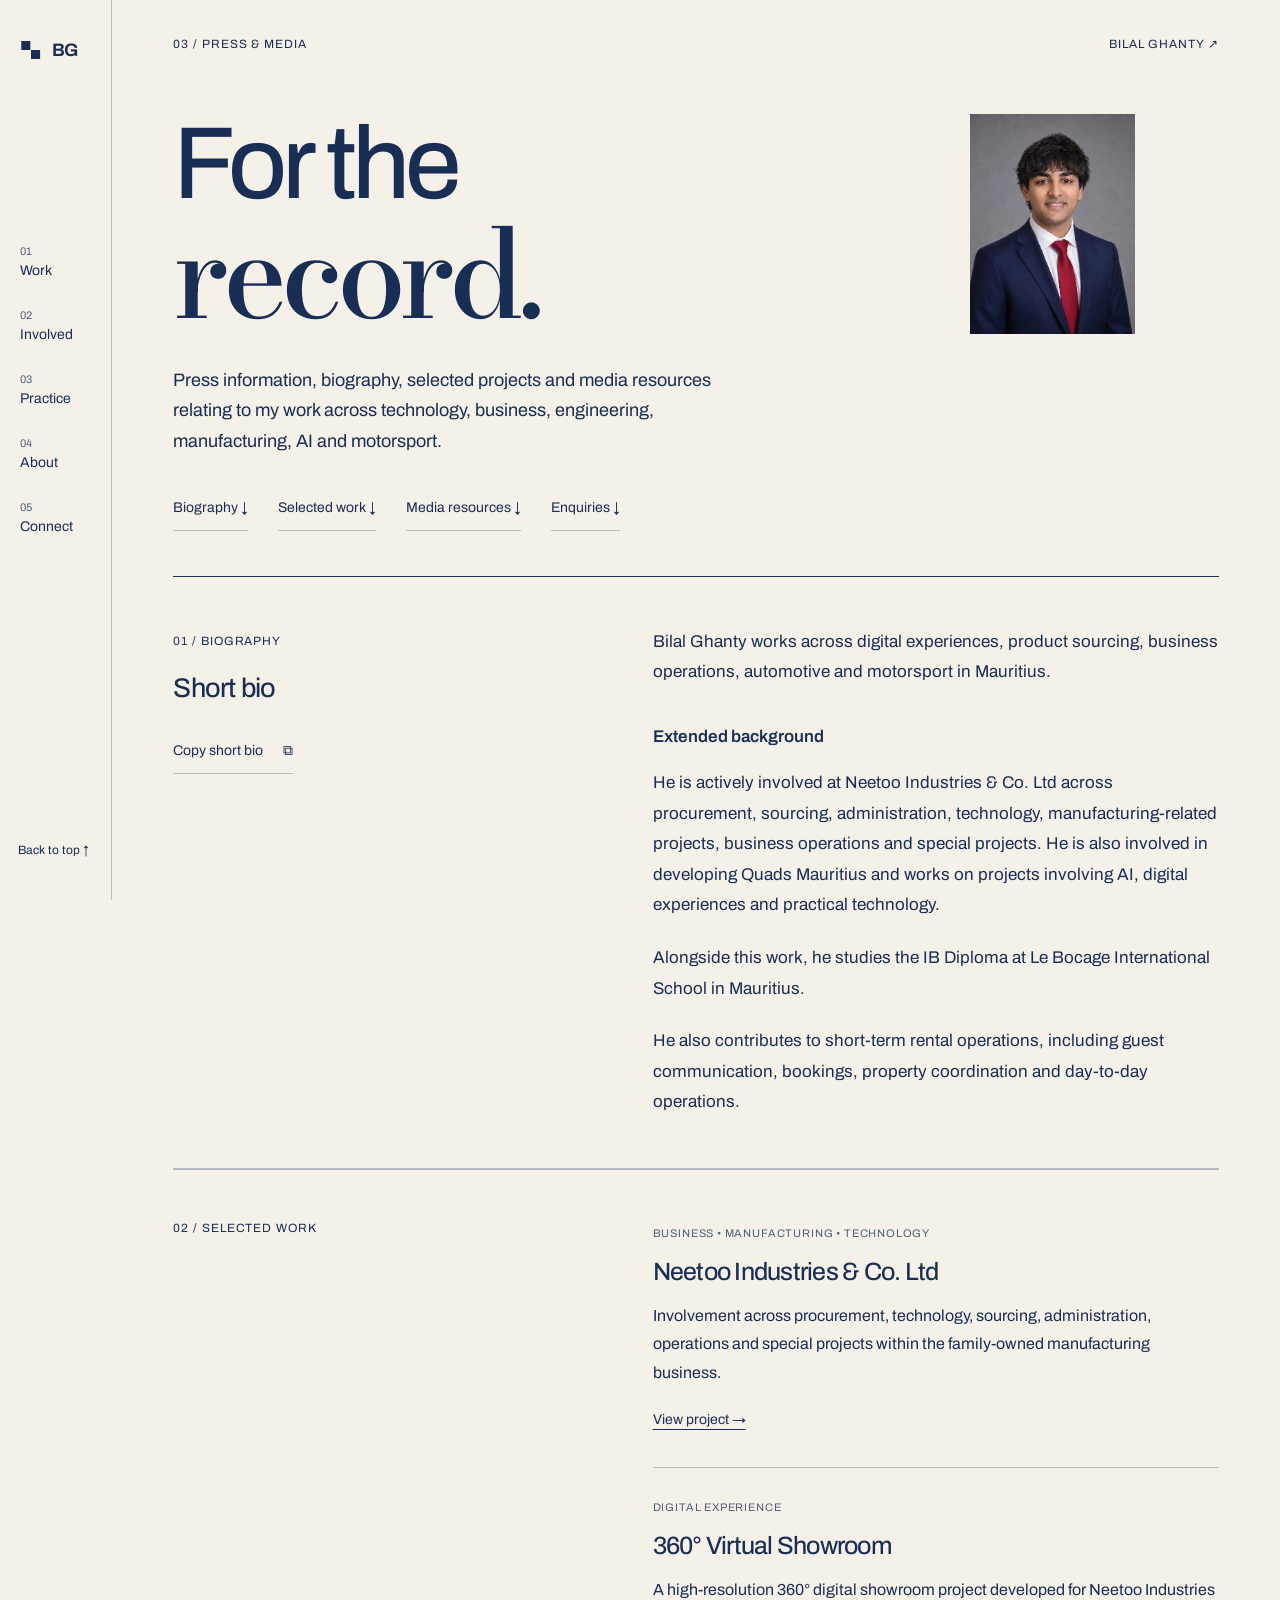
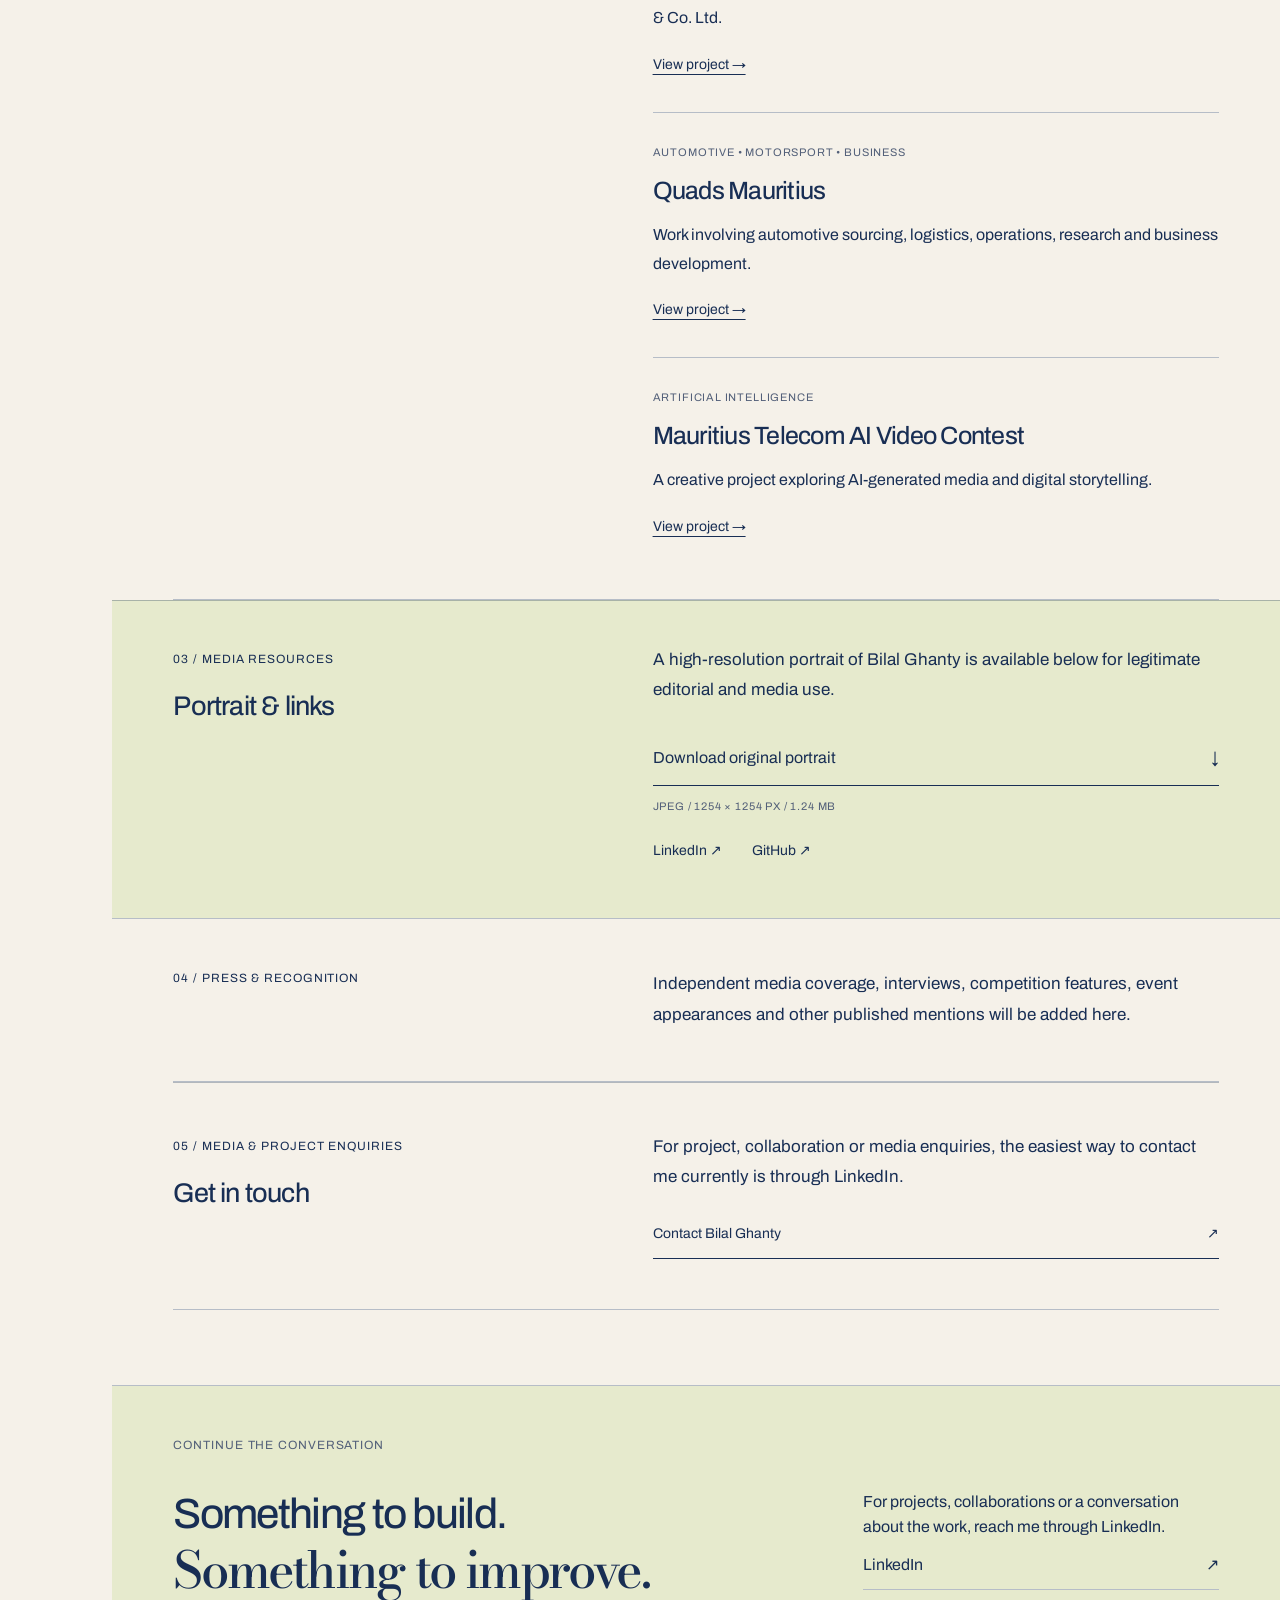
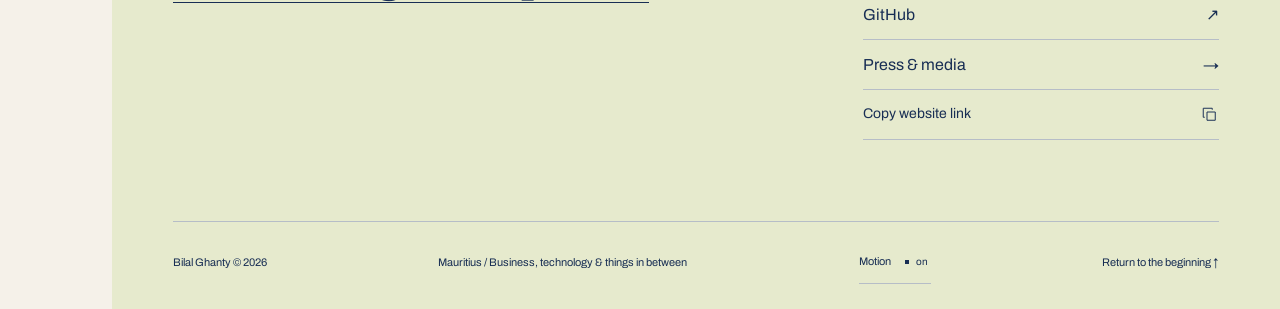
<file: press.html>
<!DOCTYPE html>

<html lang="en"><head>
<meta charset="utf-8"/>
<meta content="width=device-width, initial-scale=1.0" name="viewport"/>
<title>Press &amp; Media | Bilal Ghanty</title>
<meta content="Press information, biography and media resources for Bilal Ghanty, working across digital experiences, business operations, automotive and motorsport in Mauritius." name="description"/>
<meta content="Bilal Ghanty" name="author"/>
<meta content="index, follow" name="robots"/>
<link href="https://bilalghanty.com/press.html" rel="canonical"/>
<meta content="profile" property="og:type"/>
<meta content="Bilal Ghanty | Press &amp; Media" property="og:title"/>
<meta content="Biography, projects, media information and press resources for Bilal Ghanty." property="og:description"/>
<meta content="https://bilalghanty.com/press.html" property="og:url"/>
<meta content="https://bilalghanty.com/bilal-ghanty.jpeg" property="og:image"/>
<script type="application/ld+json">{
  "@context": "https://schema.org",
  "@type": "ProfilePage",
  "url": "https://bilalghanty.com/press.html",
  "mainEntity": {
    "@type": "Person",
    "@id": "https://bilalghanty.com/#bilal",
    "name": "Bilal Ghanty",
    "url": "https://bilalghanty.com/",
    "image": "https://bilalghanty.com/bilal-ghanty.jpeg",
    "description": "Bilal Ghanty builds digital experiences, sources products, improves operations and works hands-on across automotive and motorsport in Mauritius.",
    "sameAs": [
      "https://www.linkedin.com/in/bilalghanty/",
      "https://github.com/bilalghanty"
    ]
  },
  "@id": "https://bilalghanty.com/press.html#profile",
  "isPartOf": {
    "@id": "https://bilalghanty.com/#website"
  },
  "inLanguage": "en",
  "name": "Press & Media | Bilal Ghanty"
}</script>
<meta content="#f5f1e9" name="theme-color"/><link rel="icon" href="/assets/favicon-192.png" type="image/png" sizes="192x192"/><link rel="icon" href="/assets/favicon-96.png" type="image/png" sizes="96x96"/><link rel="shortcut icon" href="/favicon.ico"/><link as="font" crossorigin="" href="/assets/archivo.woff2" rel="preload" type="font/woff2"/><link href="/assets/site.css?v=20261009-home" rel="stylesheet"/><link as="font" crossorigin="" href="/assets/bodoni.woff2" rel="preload" type="font/woff2"/><script defer="" src="/assets/site.js"></script><meta property="og:site_name" content="Bilal Ghanty"/></head><body class="dossier" id="top"><a class="skip" href="#main">Skip to content</a><div aria-hidden="true" class="reading-progress"><span></span></div><header class="rail"><a aria-label="Bilal Ghanty home" class="brand" href="/"><svg aria-hidden="true" viewbox="0 0 40 40"><path d="M5 6h14v14h15v14H20V20H5Z"></path></svg><span>BG</span></a><nav aria-label="Main navigation"><a data-section="projects" href="/#projects"><span>01</span>Work</a><a data-section="organisations" href="/#organisations"><span>02</span>Involved</a><a data-section="practice" href="/#practice"><span>03</span>Practice</a><a data-section="about" href="/#about"><span>04</span>About</a><a data-section="contact" href="/#contact"><span>05</span>Connect</a></nav>
<a class="rail-bottom" href="#top">Back to top ↑</a></header>
<div class="page"><main class="feature dossier-feature" id="main" tabindex="-1"><section class="dossier-cover motion-cover"><div class="feature-meta eyebrow"><span>03 / PRESS &amp; MEDIA</span><a href="/">BILAL GHANTY ↗</a></div>
<div class="dossier-title"><h1>For the<br/><span class="serif">record.</span></h1>
<figure><div class="press-portrait"><img alt="Portrait of Bilal Ghanty" fetchpriority="high" height="640" src="/assets/portrait-640.webp" width="640"/></div>
</figure>
</div>
<p>Press information, biography, selected projects and media resources relating to my work across technology, business, engineering, manufacturing, AI and motorsport.</p>
<nav aria-label="Press page contents" class="dossier-contents"><a href="#biography">Biography ↓</a><a href="#selected">Selected work ↓</a><a href="#resources">Media resources ↓</a><a href="#enquiries">Enquiries ↓</a></nav>
</section>
<section class="bio-section scroll-arrive" id="biography"><div><span class="eyebrow">01 / BIOGRAPHY</span><h2>Short bio</h2>
<button class="copy-bio" hidden="" type="button">Copy short bio <span aria-hidden="true">⧉</span></button><p class="copy-status" role="status"></p>
</div>
<div><div id="short-bio"><p>Bilal Ghanty works across digital experiences, product sourcing, business operations, automotive and motorsport in Mauritius.</p>
</div>
<h3>Extended background</h3>
<p>He is actively involved at Neetoo Industries &amp; Co. Ltd across procurement, sourcing, administration, technology, manufacturing-related projects, business operations and special projects. He is also involved in developing Quads Mauritius and works on projects involving AI, digital experiences and practical technology.</p><p>Alongside this work, he studies the IB Diploma at Le Bocage International School in Mauritius.</p>
<p>He also contributes to short-term rental operations, including guest communication, bookings, property coordination and day-to-day operations.</p>
</div>
</section>
<section class="press-work draw-section" id="selected"><span class="eyebrow">02 / SELECTED WORK</span><div><article class="scroll-arrive motion-row"><span class="eyebrow">Business • Manufacturing • Technology</span><h2>Neetoo Industries &amp; Co. Ltd</h2>
<p>Involvement across procurement, technology, sourcing, administration, operations and special projects within the family-owned manufacturing business.</p>
<a href="/projects/neetoo-industries.html">View project →</a></article><article class="scroll-arrive motion-row"><span class="eyebrow">Digital Experience</span><h2>360° Virtual Showroom</h2>
<p>A high-resolution 360° digital showroom project developed for Neetoo Industries &amp; Co. Ltd.</p>
<a href="/360-virtual-showroom.html">View project →</a></article><article class="scroll-arrive motion-row"><span class="eyebrow">Automotive • Motorsport • Business</span><h2>Quads Mauritius</h2>
<p>Work involving automotive sourcing, logistics, operations, research and business development.</p>
<a href="/projects/quads-mauritius.html">View project →</a></article><article class="scroll-arrive motion-row"><span class="eyebrow">Artificial Intelligence</span><h2>Mauritius Telecom AI Video Contest</h2>
<p>A creative project exploring AI-generated media and digital storytelling.</p>
<a href="/projects/mauritius-telecom-ai-video-contest.html">
          View project →
        </a></article></div>
</section>
<section class="press-resources draw-section" id="resources"><div><span class="eyebrow">03 / MEDIA RESOURCES</span><h2>Portrait &amp; links</h2>
</div>
<div><p>A high-resolution portrait of Bilal Ghanty is available below for legitimate editorial and media use.</p>
<a class="download-link" download="" href="/bilal-ghanty.jpeg">Download original portrait <span aria-hidden="true">↓</span></a><span class="resource-meta eyebrow">JPEG / 1254 × 1254 PX / 1.24 MB</span><div class="approved-links"><a href="https://www.linkedin.com/in/bilalghanty/">LinkedIn ↗</a><a href="https://github.com/bilalghanty">GitHub ↗</a></div>
</div>
</section>
<section class="press-coverage"><span class="eyebrow">04 / PRESS &amp; RECOGNITION</span><div><p>Independent media coverage, interviews, competition features, event appearances and other published mentions will be added here.</p>
</div>
</section>
<section class="press-enquiries draw-section" id="enquiries"><div><span class="eyebrow">05 / MEDIA &amp; PROJECT ENQUIRIES</span><h2>Get in touch</h2>
</div>
<div><p>For project, collaboration or media enquiries, the easiest way to contact me currently is through LinkedIn.</p>
<a class="line-link" href="https://www.linkedin.com/in/bilalghanty/">Contact Bilal Ghanty <span aria-hidden="true">↗</span></a></div>
</section>
</main>
<footer class="contact" id="contact"><div class="eyebrow">CONTINUE THE CONVERSATION</div>
<div class="contact-grid scroll-arrive"><h2>Something to build.<br/><span class="serif">Something to improve.</span></h2>
<div class="socials"><p class="contact-intro">For projects, collaborations or a conversation about the work, reach me through LinkedIn.</p><a href="https://www.linkedin.com/in/bilalghanty/">LinkedIn <span aria-hidden="true">↗</span></a><a href="https://github.com/bilalghanty">GitHub <span aria-hidden="true">↗</span></a><a href="/press.html">Press &amp; media <span aria-hidden="true">→</span></a><button class="copy-link" hidden="">Copy website link <span aria-hidden="true"><svg fill="none" height="18" stroke="currentColor" stroke-width="1.3" viewbox="0 0 24 24" width="18"><path d="M8 8h11v11H8Z M5 15H3V3h12v2"></path></svg></span></button><p class="share-status" role="status"></p></div>
</div>
<div class="colophon"><span>Bilal Ghanty © 2026</span><span>Mauritius / Business, technology &amp; things in between</span><button aria-label="Page animations" aria-pressed="true" class="motion-control" hidden="">Motion <span>on</span></button><a href="#top">Return to the beginning ↑</a></div>
</footer>
</div>
</body></html>
</file>
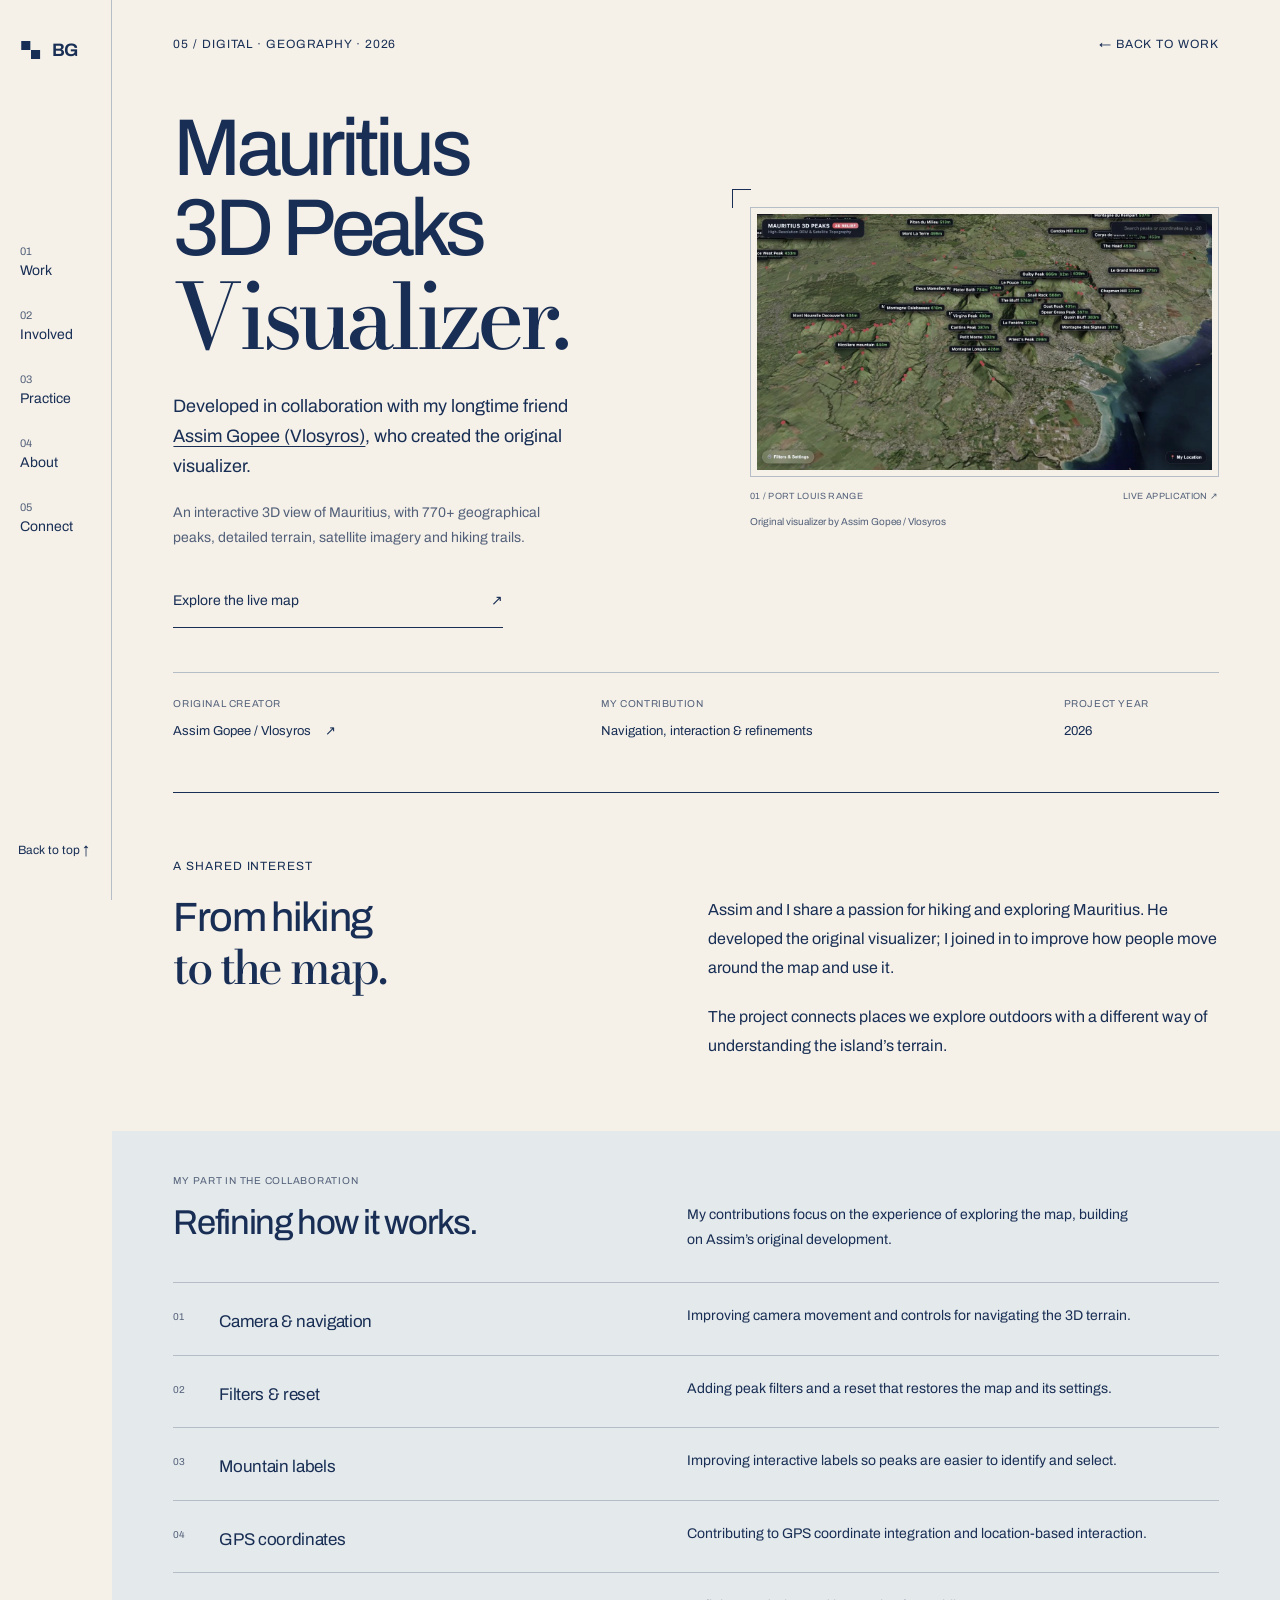
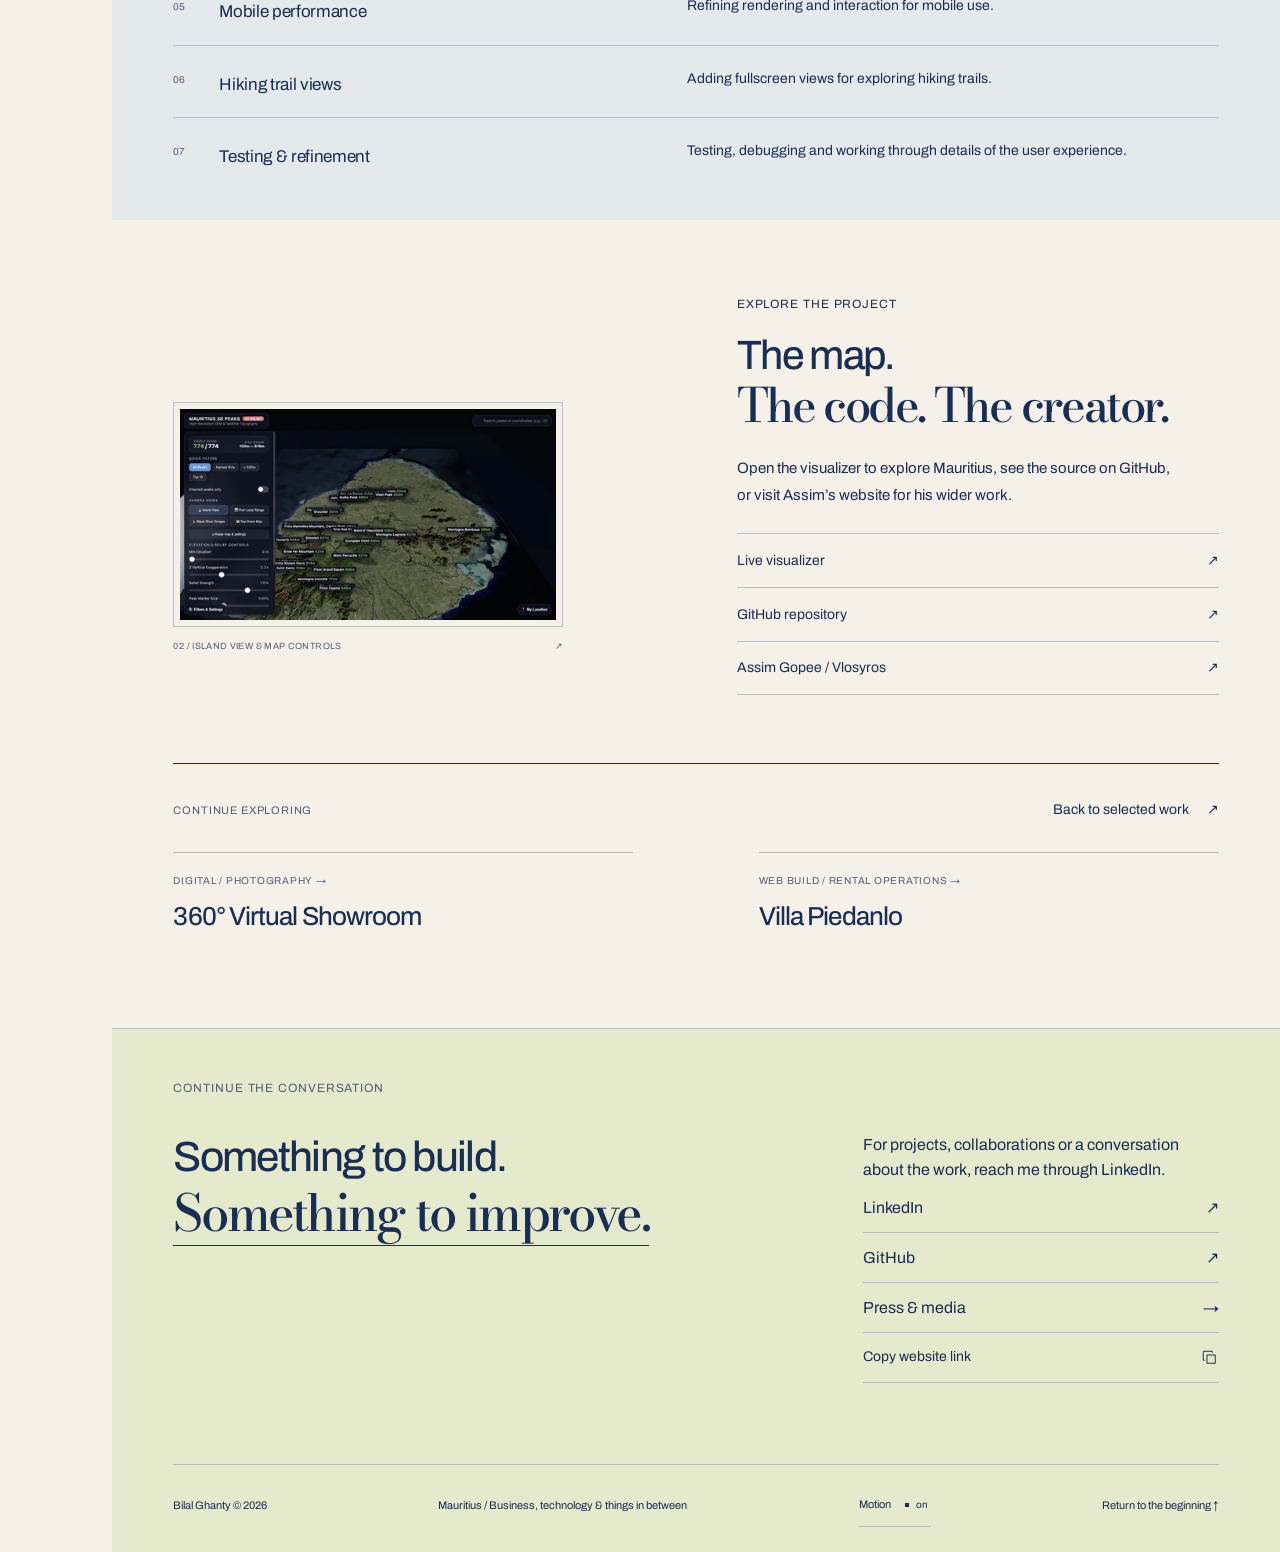
<file: projects/mauritius-3d-peaks-visualizer.html>
<!doctype html>
<html lang="en"><head>
<meta charset="utf-8"><meta name="viewport" content="width=device-width,initial-scale=1">
<title>Mauritius 3D Peaks Visualizer — Bilal Ghanty</title>
<meta name="description" content="Mauritius 3D Peaks Visualizer: a collaboration with original creator Assim Gopee (Vlosyros), with Bilal Ghanty contributing navigation, interaction and refinements."><meta name="author" content="Bilal Ghanty"><meta name="robots" content="index, follow">
<link rel="canonical" href="https://bilalghanty.com/projects/mauritius-3d-peaks-visualizer.html"><meta property="og:type" content="article"><meta property="og:title" content="Mauritius 3D Peaks Visualizer — Bilal Ghanty"><meta property="og:description" content="Mauritius 3D Peaks Visualizer: a collaboration with original creator Assim Gopee (Vlosyros), with Bilal Ghanty contributing navigation, interaction and refinements."><meta property="og:url" content="https://bilalghanty.com/projects/mauritius-3d-peaks-visualizer.html"><meta property="og:site_name" content="Bilal Ghanty">
<meta property="og:image" content="https://bilalghanty.com/assets/mauritius-peaks/share-mauritius-peaks.jpg"><meta property="og:image:type" content="image/jpeg"><meta property="og:image:width" content="1200"><meta property="og:image:height" content="675"><meta property="og:image:alt" content="Actual Mauritius 3D Peaks Visualizer showing the Port Louis mountain range and interactive peak labels.">
<meta name="twitter:card" content="summary_large_image"><meta name="twitter:title" content="Mauritius 3D Peaks Visualizer — Bilal Ghanty"><meta name="twitter:description" content="Mauritius 3D Peaks Visualizer: a collaboration with original creator Assim Gopee (Vlosyros), with Bilal Ghanty contributing navigation, interaction and refinements."><meta name="twitter:image" content="https://bilalghanty.com/assets/mauritius-peaks/share-mauritius-peaks.jpg"><meta name="twitter:image:alt" content="Actual Mauritius 3D Peaks Visualizer showing the Port Louis mountain range and interactive peak labels.">
<meta name="theme-color" content="#f5f1e9"><link rel="icon" href="/assets/favicon-192.png" type="image/png" sizes="192x192"/><link rel="icon" href="/assets/favicon-96.png" type="image/png" sizes="96x96"/><link rel="shortcut icon" href="/favicon.ico"/><link rel="preload" as="font" type="font/woff2" href="/assets/archivo.woff2" crossorigin><link rel="preload" as="font" type="font/woff2" href="/assets/bodoni.woff2" crossorigin>
<link rel="stylesheet" href="/assets/site.css"><link rel="stylesheet" href="/assets/mauritius-peaks.css"><script type="application/ld+json">{
  "@context": "https://schema.org",
  "@type": "WebPage",
  "name": "Mauritius 3D Peaks Visualizer — Bilal Ghanty",
  "url": "https://bilalghanty.com/projects/mauritius-3d-peaks-visualizer.html",
  "description": "Mauritius 3D Peaks Visualizer: a collaboration with original creator Assim Gopee (Vlosyros), with Bilal Ghanty contributing navigation, interaction and refinements.",
  "author": {
    "@type": "Person",
    "@id": "https://bilalghanty.com/#bilal",
    "name": "Bilal Ghanty",
    "url": "https://bilalghanty.com/"
  },
  "mainEntity": {
    "@type": "SoftwareApplication",
    "name": "Mauritius 3D Peaks Visualizer",
    "url": "https://vlosyros.dev/PeakVisualizer/",
    "applicationCategory": "EducationalApplication",
    "operatingSystem": "Web browser",
    "creator": {
      "@type": "Person",
      "name": "Assim Gopee",
      "alternateName": "Vlosyros",
      "url": "https://vlosyros.dev/"
    },
    "contributor": {
      "@type": "Person",
      "@id": "https://bilalghanty.com/#bilal",
      "name": "Bilal Ghanty",
      "url": "https://bilalghanty.com/"
    },
    "sameAs": "https://github.com/VlosyrosDev/PeakVisualizer"
  },
  "inLanguage": "en",
  "@id": "https://bilalghanty.com/projects/mauritius-3d-peaks-visualizer.html#work",
  "isPartOf": {
    "@id": "https://bilalghanty.com/#website"
  }
}</script><script defer src="/assets/site.js"></script>
</head><body class="peaks-feature" id="top"><a class="skip" href="#main">Skip to content</a><div aria-hidden="true" class="reading-progress"><span></span></div><header class="rail"><a aria-label="Bilal Ghanty home" class="brand" href="/"><svg aria-hidden="true" viewbox="0 0 40 40"><path d="M5 6h14v14h15v14H20V20H5Z"></path></svg><span>BG</span></a><nav aria-label="Main navigation"><a data-section="projects" href="/#projects"><span>01</span>Work</a><a data-section="organisations" href="/#organisations"><span>02</span>Involved</a><a data-section="practice" href="/#practice"><span>03</span>Practice</a><a data-section="about" href="/#about"><span>04</span>About</a><a data-section="contact" href="/#contact"><span>05</span>Connect</a></nav>
<a class="rail-bottom" href="#top">Back to top ↑</a></header>
<div class="page"><main class="pp-feature" id="main" tabindex="-1">
<header class="pp-cover">
<div class="pp-meta eyebrow"><span>05 / DIGITAL · GEOGRAPHY · 2026</span><a href="/#project-peaks">← Back to work</a></div>
<div class="pp-cover-spread"><div class="pp-cover-copy"><h1>Mauritius<br/>3D Peaks<br/><span class="serif">Visualizer.</span></h1><p class="pp-intro">Developed in collaboration with my longtime friend <a href="https://vlosyros.dev/">Assim Gopee (Vlosyros)</a>, who created the original visualizer.</p><p class="pp-description">An interactive 3D view of Mauritius, with 770+ geographical peaks, detailed terrain, satellite imagery and hiking trails.</p><a class="pp-link" href="https://vlosyros.dev/PeakVisualizer/">Explore the live map <span aria-hidden="true">↗</span></a></div>
<figure class="pp-capture pp-opening"><a class="pp-image-link" href="/assets/mauritius-peaks/port-louis-1280.webp" target="_blank" rel="noopener" aria-label="View the actual 3D map screenshot at full size (opens in a new tab)"><img src="/assets/mauritius-peaks/port-louis-1280.webp" srcset="/assets/mauritius-peaks/port-louis-480.webp 480w, /assets/mauritius-peaks/port-louis-1280.webp 1280w" sizes="(max-width:700px) 88vw, (max-width:1100px) 42vw, 490px" width="1280" height="720" alt="A real view of the visualizer’s 3D terrain around Port Louis, with satellite imagery and interactive labels for Le Pouce, Pieter Both and nearby peaks." fetchpriority="high" decoding="async"/></a><figcaption><span>01 / Port Louis range</span><span>Live application <span aria-hidden="true">↗</span></span></figcaption><p class="pp-capture-credit">Original visualizer by Assim Gopee / Vlosyros</p></figure></div>
<dl class="pp-facts"><div><dt>Original creator</dt><dd><a href="https://vlosyros.dev/">Assim Gopee / Vlosyros <span aria-hidden="true">↗</span></a></dd></div><div><dt>My contribution</dt><dd>Navigation, interaction &amp; refinements</dd></div><div><dt>Project year</dt><dd>2026</dd></div></dl>
</header>
<section class="pp-story" aria-labelledby="story-title"><div><p class="eyebrow">A shared interest</p><h2 id="story-title">From hiking<br/><span class="serif">to the map.</span></h2></div><div class="pp-story-copy"><p>Assim and I share a passion for hiking and exploring Mauritius. He developed the original visualizer; I joined in to improve how people move around the map and use it.</p><p>The project connects places we explore outdoors with a different way of understanding the island’s terrain.</p></div></section>
<section class="pp-contributions" aria-labelledby="contributions-title"><header class="pp-section-head"><p class="eyebrow">My part in the collaboration</p><h2 id="contributions-title">Refining how it works.</h2><p>My contributions focus on the experience of exploring the map, building on Assim’s original development.</p></header>
<dl class="pp-ledger">
<div><dt><span aria-hidden="true">01</span> Camera &amp; navigation</dt><dd>Improving camera movement and controls for navigating the 3D terrain.</dd></div>
<div><dt><span aria-hidden="true">02</span> Filters &amp; reset</dt><dd>Adding peak filters and a reset that restores the map and its settings.</dd></div>
<div><dt><span aria-hidden="true">03</span> Mountain labels</dt><dd>Improving interactive labels so peaks are easier to identify and select.</dd></div>
<div><dt><span aria-hidden="true">04</span> GPS coordinates</dt><dd>Contributing to GPS coordinate integration and location-based interaction.</dd></div>
<div><dt><span aria-hidden="true">05</span> Mobile performance</dt><dd>Refining rendering and interaction for mobile use.</dd></div>
<div><dt><span aria-hidden="true">06</span> Hiking trail views</dt><dd>Adding fullscreen views for exploring hiking trails.</dd></div>
<div><dt><span aria-hidden="true">07</span> Testing &amp; refinement</dt><dd>Testing, debugging and working through details of the user experience.</dd></div>
</dl></section>
<section class="pp-explore" aria-labelledby="explore-title"><figure class="pp-capture pp-island"><a class="pp-image-link" href="/assets/mauritius-peaks/island-1280.webp" target="_blank" rel="noopener" aria-label="View the actual island view and controls screenshot at full size (opens in a new tab)"><img src="/assets/mauritius-peaks/island-480.webp" srcset="/assets/mauritius-peaks/island-480.webp 480w, /assets/mauritius-peaks/island-1280.webp 1280w" sizes="(max-width:700px) 80vw, 390px" width="1280" height="720" alt="The visualizer’s island view with peak filters, camera presets, elevation controls and labelled mountains." loading="lazy" decoding="async"/></a><figcaption>02 / Island view &amp; map controls <span aria-hidden="true">↗</span></figcaption></figure><div class="pp-explore-copy"><p class="eyebrow">Explore the project</p><h2 id="explore-title">The map.<br/><span class="serif">The code. The creator.</span></h2><p>Open the visualizer to explore Mauritius, see the source on GitHub, or visit Assim’s website for his wider work.</p><div class="pp-links"><a href="https://vlosyros.dev/PeakVisualizer/"><span>Live visualizer</span><span aria-hidden="true">↗</span></a><a href="https://github.com/VlosyrosDev/PeakVisualizer"><span>GitHub repository</span><span aria-hidden="true">↗</span></a><a href="https://vlosyros.dev/"><span>Assim Gopee / Vlosyros</span><span aria-hidden="true">↗</span></a></div></div></section>
<nav class="project-trail" aria-label="Continue exploring the work"><div class="trail-heading"><span class="eyebrow">Continue exploring</span><a href="/#project-peaks">Back to selected work <span aria-hidden="true">↗</span></a></div><div class="trail-links"><a class="lift-link" href="/360-virtual-showroom.html"><span class="eyebrow">Digital / photography →</span><strong>360° Virtual Showroom</strong></a><a class="lift-link" href="/projects/villa-piedanlo.html"><span class="eyebrow">Web build / rental operations →</span><strong>Villa Piedanlo</strong></a></div></nav>
</main><footer class="contact" id="contact"><div class="eyebrow">CONTINUE THE CONVERSATION</div>
<div class="contact-grid scroll-arrive"><h2>Something to build.<br/><span class="serif">Something to improve.</span></h2>
<div class="socials"><p class="contact-intro">For projects, collaborations or a conversation about the work, reach me through LinkedIn.</p><a href="https://www.linkedin.com/in/bilalghanty/">LinkedIn <span aria-hidden="true">↗</span></a><a href="https://github.com/bilalghanty">GitHub <span aria-hidden="true">↗</span></a><a href="/press.html" id="press">Press &amp; media <span aria-hidden="true">→</span></a><button class="copy-link" hidden="">Copy website link <span aria-hidden="true"><svg fill="none" height="18" stroke="currentColor" stroke-width="1.3" viewbox="0 0 24 24" width="18"><path d="M8 8h11v11H8Z M5 15H3V3h12v2"></path></svg></span></button><p class="share-status" role="status"></p></div>
</div>
<div class="colophon"><span>Bilal Ghanty © 2026</span><span>Mauritius / Business, technology &amp; things in between</span><button aria-label="Page animations" aria-pressed="true" class="motion-control" hidden="">Motion <span>on</span></button><a href="#top">Return to the beginning ↑</a></div>
</footer></div></body></html>
</file>
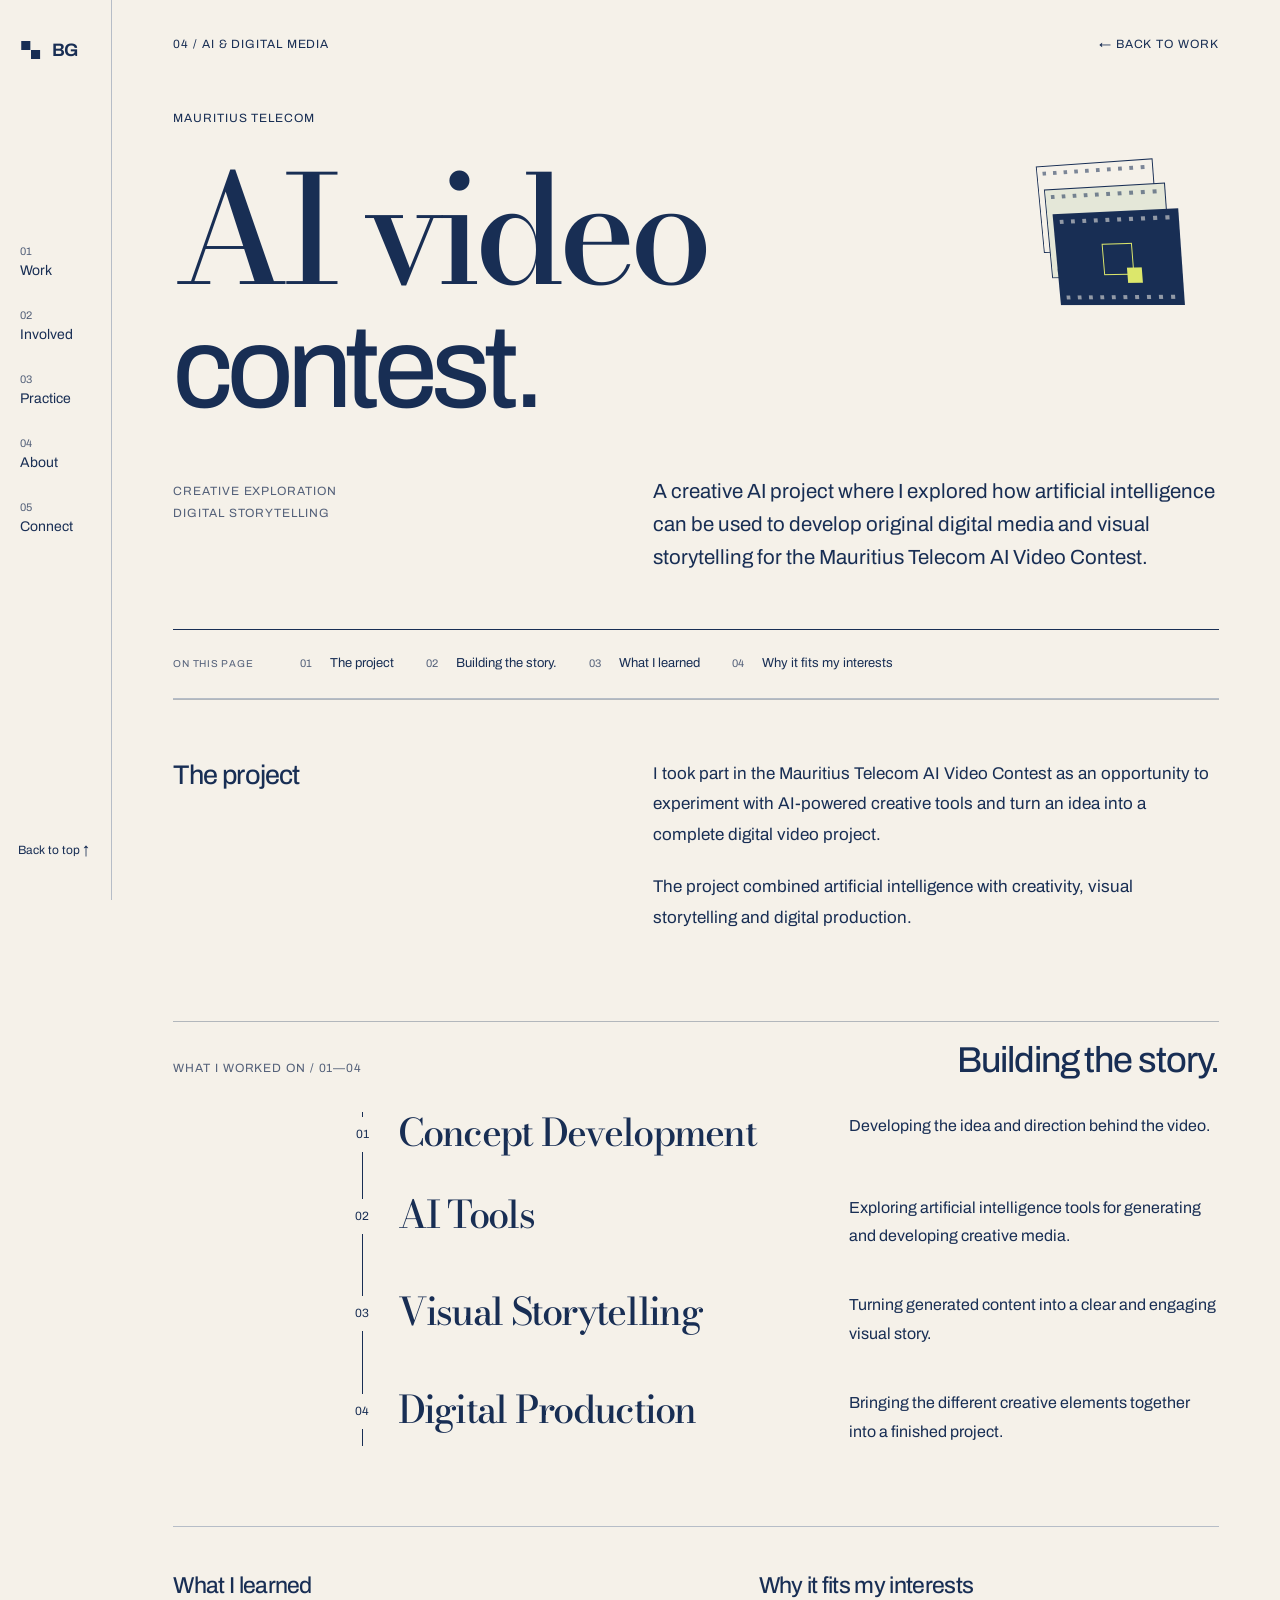
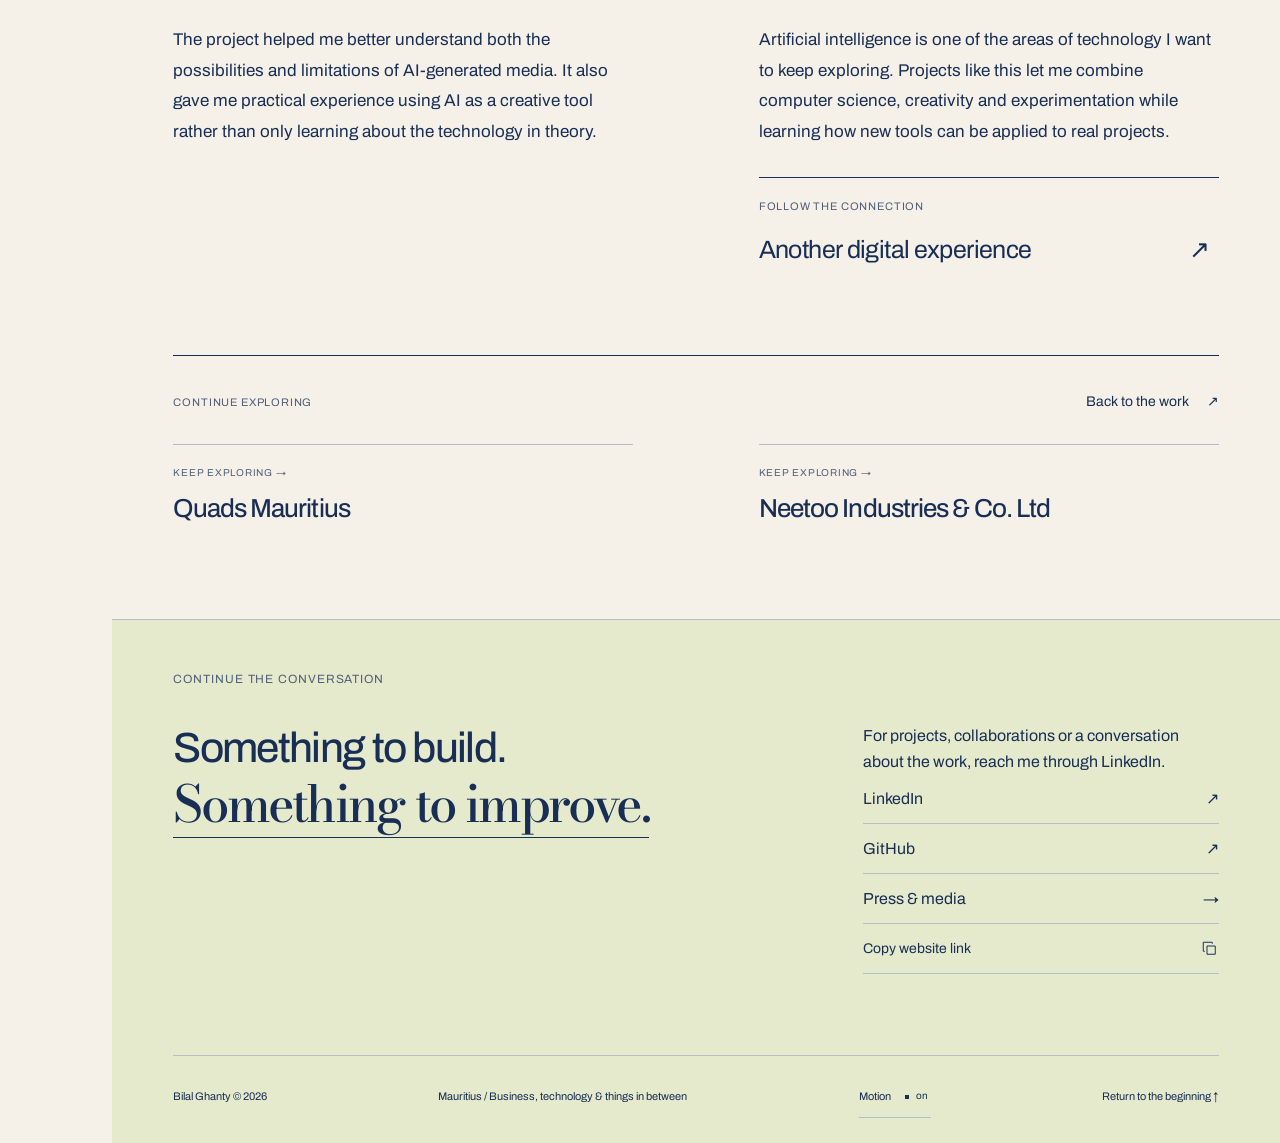
<file: projects/mauritius-telecom-ai-video-contest.html>
<!DOCTYPE html>

<html lang="en"><head>
<meta charset="utf-8"/>
<meta content="width=device-width, initial-scale=1.0" name="viewport"/>
<title>Mauritius Telecom AI Video Contest | Bilal Ghanty</title>
<meta content="Bilal Ghanty's project for the Mauritius Telecom AI Video Contest, exploring artificial intelligence, digital creativity and AI-generated media in Mauritius." name="description"/>
<meta content="Bilal Ghanty" name="author"/>
<meta content="index, follow" name="robots"/>
<link href="https://bilalghanty.com/projects/mauritius-telecom-ai-video-contest.html" rel="canonical"/>
<meta content="article" property="og:type"/>
<meta content="Mauritius Telecom AI Video Contest | Bilal Ghanty" property="og:title"/>
<meta content="An AI-powered creative media project by Bilal Ghanty for the Mauritius Telecom AI Video Contest." property="og:description"/>
<meta content="https://bilalghanty.com/projects/mauritius-telecom-ai-video-contest.html" property="og:url"/>
<meta content="https://bilalghanty.com/bilal-ghanty.jpeg" property="og:image"/>
<script type="application/ld+json">{
  "@context": "https://schema.org",
  "@type": "CreativeWork",
  "name": "Mauritius Telecom AI Video Contest Project",
  "url": "https://bilalghanty.com/projects/mauritius-telecom-ai-video-contest.html",
  "creator": {
    "@type": "Person",
    "@id": "https://bilalghanty.com/#bilal",
    "name": "Bilal Ghanty",
    "url": "https://bilalghanty.com/"
  },
  "about": [
    "Artificial Intelligence",
    "AI-generated media",
    "Digital creativity",
    "Mauritius Telecom",
    "Mauritius"
  ],
  "@id": "https://bilalghanty.com/projects/mauritius-telecom-ai-video-contest.html#work",
  "isPartOf": {
    "@id": "https://bilalghanty.com/#website"
  },
  "inLanguage": "en"
}</script>
<meta content="#f5f1e9" name="theme-color"/><link rel="icon" href="/assets/favicon-192.png" type="image/png" sizes="192x192"/><link rel="icon" href="/assets/favicon-96.png" type="image/png" sizes="96x96"/><link rel="shortcut icon" href="/favicon.ico"/><link as="font" crossorigin="" href="/assets/archivo.woff2" rel="preload" type="font/woff2"/><link href="/assets/site.css?v=20261009-home" rel="stylesheet"/><link as="font" crossorigin="" href="/assets/bodoni.woff2" rel="preload" type="font/woff2"/><script defer="" src="/assets/site.js"></script><meta property="og:site_name" content="Bilal Ghanty"/></head><body class="media" data-current-project="ai" id="top"><a class="skip" href="#main">Skip to content</a><div aria-hidden="true" class="reading-progress"><span></span></div><header class="rail"><a aria-label="Bilal Ghanty home" class="brand" href="/"><svg aria-hidden="true" viewbox="0 0 40 40"><path d="M5 6h14v14h15v14H20V20H5Z"></path></svg><span>BG</span></a><nav aria-label="Main navigation"><a data-section="projects" href="/#projects"><span>01</span>Work</a><a data-section="organisations" href="/#organisations"><span>02</span>Involved</a><a data-section="practice" href="/#practice"><span>03</span>Practice</a><a data-section="about" href="/#about"><span>04</span>About</a><a data-section="contact" href="/#contact"><span>05</span>Connect</a></nav>
<a class="rail-bottom" href="#top">Back to top ↑</a></header>
<div class="page"><main class="feature ai-feature" id="main" tabindex="-1"><section class="feature-cover motion-cover"><div class="feature-meta eyebrow"><span>04 / AI &amp; DIGITAL MEDIA</span><a href="/#project-ai">← BACK TO WORK</a></div><div aria-hidden="true" class="feature-object film-object"><div class="object-camera"><div class="object-orbit"><i class="film-frame film-back"></i><i class="film-frame film-middle"></i><i class="film-frame film-front"><span></span></i></div></div></div>
<p class="organiser eyebrow">MAURITIUS TELECOM</p>
<h1><span class="serif">AI video</span><br/>contest.</h1>
<div class="feature-cover-bottom"><span class="eyebrow">CREATIVE EXPLORATION<br/>DIGITAL STORYTELLING</span><p>A creative AI project where I explored how artificial intelligence can be used to develop original digital media and visual storytelling for the Mauritius Telecom AI Video Contest.</p>
</div>
</section><nav aria-label="On this project page" class="project-contents"><span class="eyebrow">ON THIS PAGE</span><a href="#story-1"><span>01</span>The project</a><a href="#story-2"><span>02</span>Building the story.</a><a href="#story-3"><span>03</span>What I learned</a><a href="#story-4"><span>04</span>Why it fits my interests</a></nav>
<section class="feature-prose scroll-arrive draw-section"><h2 id="story-1">The project</h2>
<div><p>I took part in the Mauritius Telecom AI Video Contest as an opportunity to experiment with AI-powered creative tools and turn an idea into a complete digital video project.</p>
<p>The project combined artificial intelligence with creativity, visual storytelling and digital production.</p>
</div>
</section>
<section class="production draw-section"><div class="register-head scroll-arrive"><span class="eyebrow">WHAT I WORKED ON / 01—04</span><h2 id="story-2">Building the story.</h2>
</div>
<ol><li class="scroll-arrive motion-row"><h3>Concept Development</h3>
<p>Developing the idea and direction behind the video.</p>
</li>
<li class="scroll-arrive motion-row"><h3>AI Tools</h3>
<p>Exploring artificial intelligence tools for generating and developing creative media.</p>
</li>
<li class="scroll-arrive motion-row"><h3>Visual Storytelling</h3>
<p>Turning generated content into a clear and engaging visual story.</p>
</li>
<li class="scroll-arrive motion-row"><h3>Digital Production</h3>
<p>Bringing the different creative elements together into a finished project.</p>
</li>
</ol>
</section>
<div class="feature-closing scroll-arrive"><section><h2 id="story-3">What I learned</h2>
<p>The project helped me better understand both the possibilities and limitations of AI-generated media. It also gave me practical experience using AI as a creative tool rather than only learning about the technology in theory.</p>
</section>
<section><h2 id="story-4">Why it fits my interests</h2>
<p>Artificial intelligence is one of the areas of technology I want to keep exploring. Projects like this let me combine computer science, creativity and experimentation while learning how new tools can be applied to real projects.</p>
<a class="related lift-link" href="/360-virtual-showroom.html"><span class="eyebrow">FOLLOW THE CONNECTION</span><span>Another digital experience</span><span aria-hidden="true">↗</span></a></section>
</div>
<nav aria-label="Continue exploring the work" class="project-trail scroll-arrive"><div class="trail-heading"><span class="eyebrow">CONTINUE EXPLORING</span><a href="/#project-ai">Back to the work <span aria-hidden="true">↗</span></a></div><div class="trail-links"><a class="lift-link" href="/projects/quads-mauritius.html"><span class="eyebrow">KEEP EXPLORING →</span><strong>Quads Mauritius</strong></a><a class="lift-link" href="/projects/neetoo-industries.html"><span class="eyebrow">KEEP EXPLORING →</span><strong>Neetoo Industries &amp; Co. Ltd</strong></a></div></nav></main>
<footer class="contact" id="contact"><div class="eyebrow">CONTINUE THE CONVERSATION</div>
<div class="contact-grid scroll-arrive"><h2>Something to build.<br/><span class="serif">Something to improve.</span></h2>
<div class="socials"><p class="contact-intro">For projects, collaborations or a conversation about the work, reach me through LinkedIn.</p><a href="https://www.linkedin.com/in/bilalghanty/">LinkedIn <span aria-hidden="true">↗</span></a><a href="https://github.com/bilalghanty">GitHub <span aria-hidden="true">↗</span></a><a href="/press.html">Press &amp; media <span aria-hidden="true">→</span></a><button class="copy-link" hidden="">Copy website link <span aria-hidden="true"><svg fill="none" height="18" stroke="currentColor" stroke-width="1.3" viewbox="0 0 24 24" width="18"><path d="M8 8h11v11H8Z M5 15H3V3h12v2"></path></svg></span></button><p class="share-status" role="status"></p></div>
</div>
<div class="colophon"><span>Bilal Ghanty © 2026</span><span>Mauritius / Business, technology &amp; things in between</span><button aria-label="Page animations" aria-pressed="true" class="motion-control" hidden="">Motion <span>on</span></button><a href="#top">Return to the beginning ↑</a></div>
</footer>
</div>
</body></html>
</file>
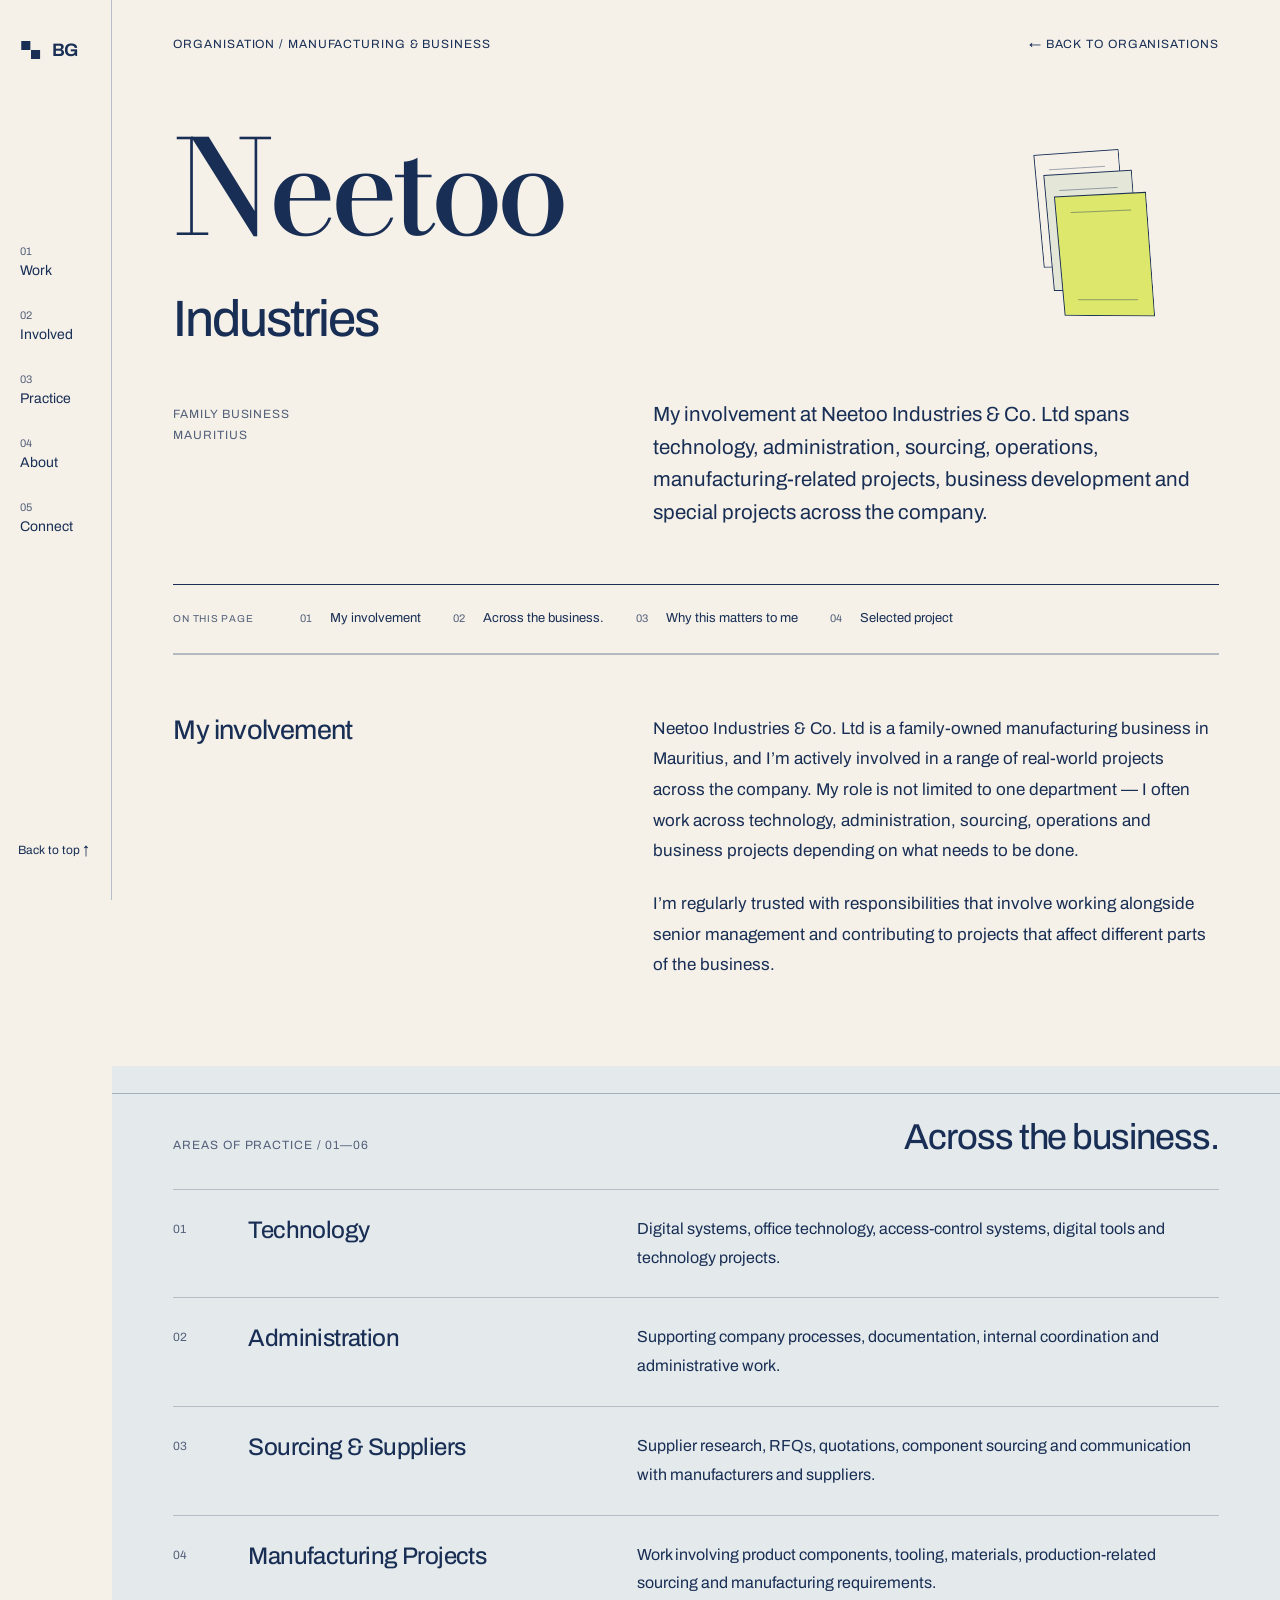
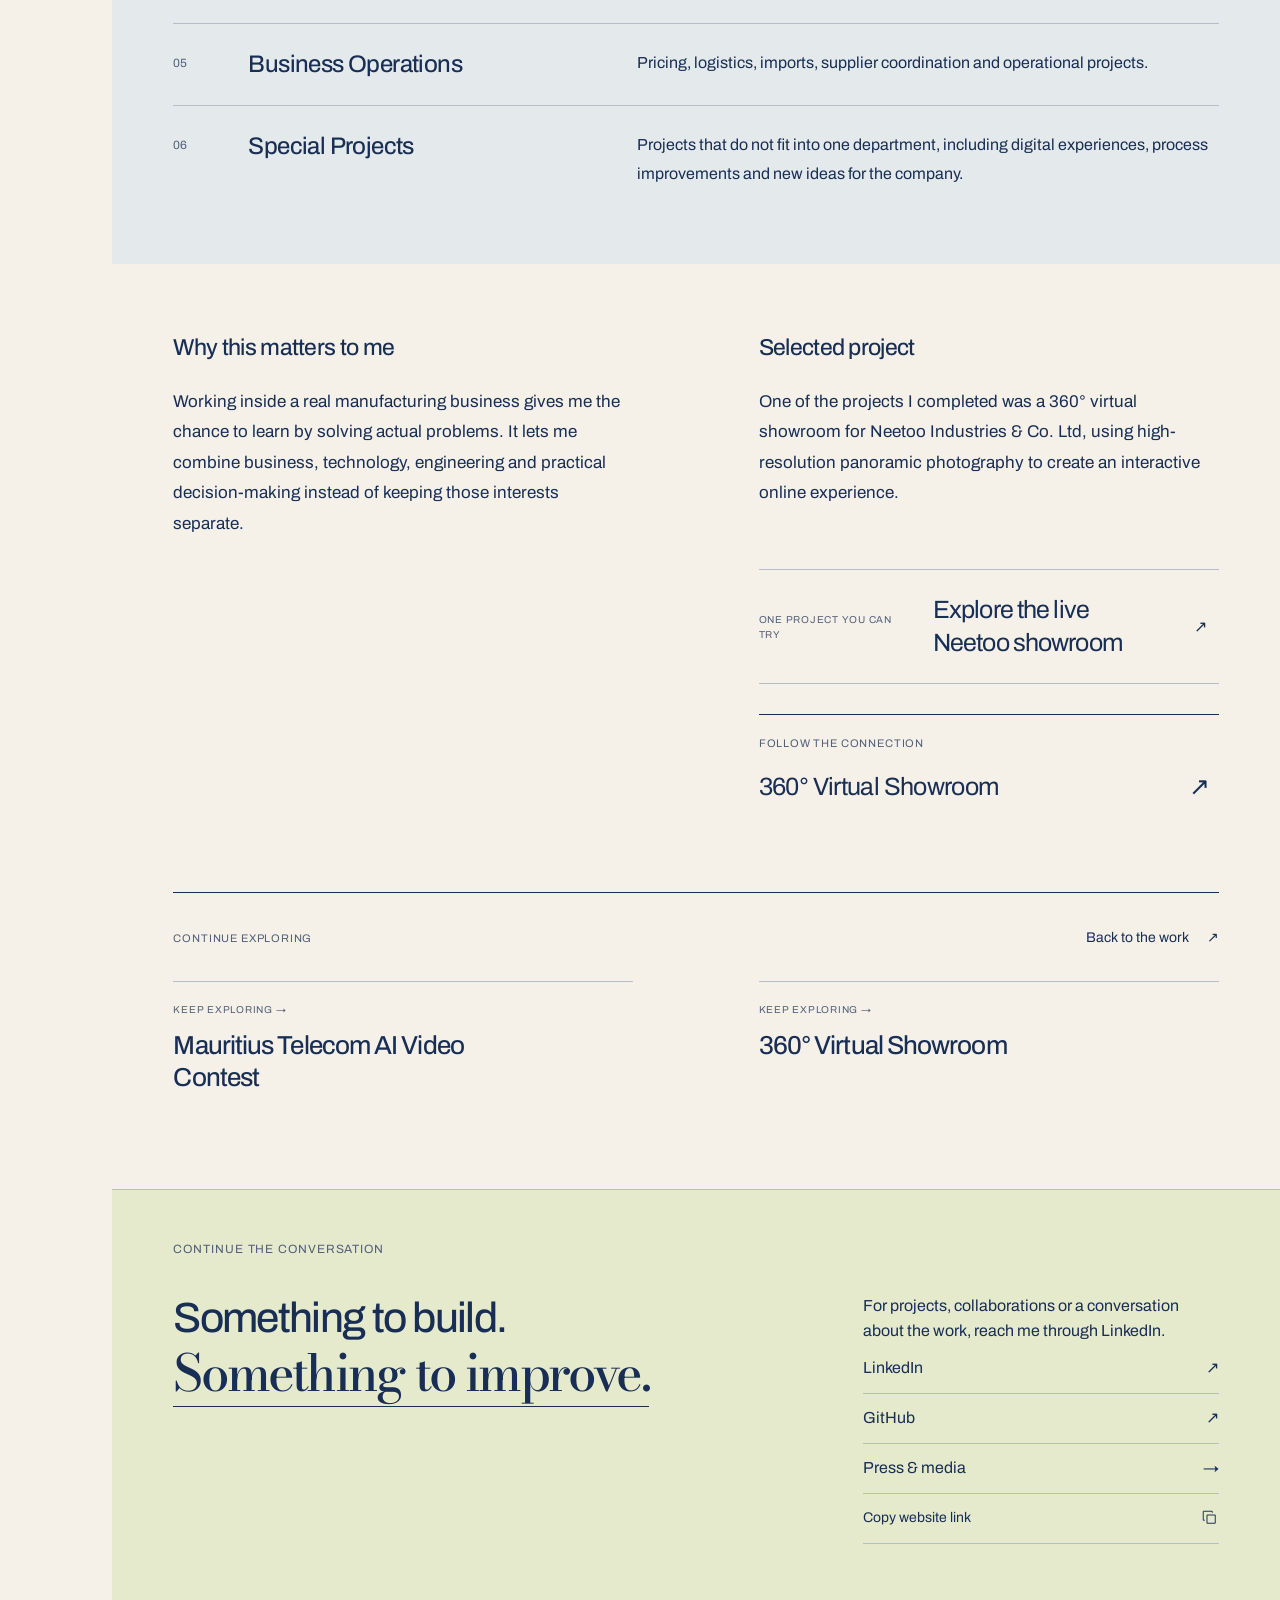
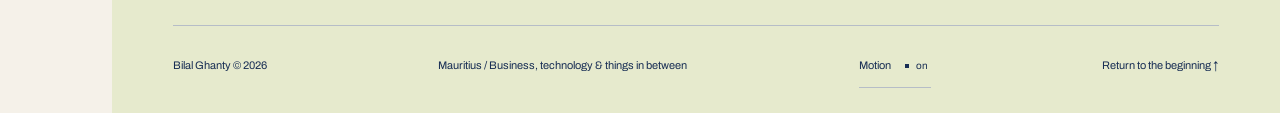
<file: projects/neetoo-industries.html>
<!DOCTYPE html>

<html lang="en"><head>
<meta charset="utf-8"/>
<meta content="width=device-width, initial-scale=1.0" name="viewport"/>
<title>Neetoo Industries &amp; Co. Ltd Projects | Bilal Ghanty</title>
<meta content="Bilal Ghanty's involvement at Neetoo Industries &amp; Co. Ltd in Mauritius across technology, administration, sourcing, operations, manufacturing projects and business development." name="description"/>
<meta content="Bilal Ghanty" name="author"/>
<meta content="index, follow" name="robots"/>
<link href="https://bilalghanty.com/projects/neetoo-industries.html" rel="canonical"/>
<meta content="article" property="og:type"/>
<meta content="Neetoo Industries &amp; Co. Ltd Projects | Bilal Ghanty" property="og:title"/>
<meta content="Technology, operations, sourcing, administration and special projects at Neetoo Industries &amp; Co. Ltd." property="og:description"/>
<meta content="https://bilalghanty.com/projects/neetoo-industries.html" property="og:url"/>
<meta content="https://bilalghanty.com/bilal-ghanty.jpeg" property="og:image"/>
<script type="application/ld+json">{
  "@context": "https://schema.org",
  "@type": "WebPage",
  "@id": "https://bilalghanty.com/projects/neetoo-industries.html#webpage",
  "url": "https://bilalghanty.com/projects/neetoo-industries.html",
  "name": "Neetoo Industries & Co. Ltd Projects | Bilal Ghanty",
  "description": "Bilal Ghanty's involvement at Neetoo Industries & Co. Ltd in Mauritius across technology, administration, sourcing, operations, manufacturing projects and business development.",
  "author": {
    "@type": "Person",
    "@id": "https://bilalghanty.com/#bilal",
    "name": "Bilal Ghanty",
    "url": "https://bilalghanty.com/"
  },
  "about": {
    "@type": "Organization",
    "name": "Neetoo Industries & Co. Ltd"
  },
  "isPartOf": {
    "@id": "https://bilalghanty.com/#website"
  },
  "inLanguage": "en"
}</script>
<meta content="#f5f1e9" name="theme-color"/><link rel="icon" href="/assets/favicon-192.png" type="image/png" sizes="192x192"/><link rel="icon" href="/assets/favicon-96.png" type="image/png" sizes="96x96"/><link rel="shortcut icon" href="/favicon.ico"/><link as="font" crossorigin="" href="/assets/archivo.woff2" rel="preload" type="font/woff2"/><link href="/assets/site.css?v=20261009-home" rel="stylesheet"/><link as="font" crossorigin="" href="/assets/bodoni.woff2" rel="preload" type="font/woff2"/><script defer="" src="/assets/site.js"></script><meta property="og:site_name" content="Bilal Ghanty"/></head><body class="industrial" data-current-project="neetoo" id="top"><a class="skip" href="#main">Skip to content</a><div aria-hidden="true" class="reading-progress"><span></span></div><header class="rail"><a aria-label="Bilal Ghanty home" class="brand" href="/"><svg aria-hidden="true" viewbox="0 0 40 40"><path d="M5 6h14v14h15v14H20V20H5Z"></path></svg><span>BG</span></a><nav aria-label="Main navigation"><a data-section="projects" href="/#projects"><span>01</span>Work</a><a data-section="organisations" href="/#organisations"><span>02</span>Involved</a><a data-section="practice" href="/#practice"><span>03</span>Practice</a><a data-section="about" href="/#about"><span>04</span>About</a><a data-section="contact" href="/#contact"><span>05</span>Connect</a></nav>
<a class="rail-bottom" href="#top">Back to top ↑</a></header>
<div class="page"><main class="feature industrial-feature" id="main" tabindex="-1"><section class="feature-cover motion-cover"><div class="feature-meta eyebrow"><span>ORGANISATION / MANUFACTURING &amp; BUSINESS</span><a href="/#project-neetoo">← BACK TO ORGANISATIONS</a></div><div aria-hidden="true" class="feature-object sheet-object"><div class="object-camera"><div class="object-orbit"><i class="object-sheet sheet-back"></i><i class="object-sheet sheet-middle"></i><i class="object-sheet sheet-front"></i></div></div></div>
<h1><span class="serif">Neetoo</span><br/><span class="feature-subtitle">Industries</span></h1>
<div class="feature-cover-bottom"><span class="eyebrow">FAMILY BUSINESS<br/>MAURITIUS</span><p>My involvement at Neetoo Industries &amp; Co. Ltd spans technology, administration, sourcing, operations, manufacturing-related projects, business development and special projects across the company.</p>
</div>
</section><nav aria-label="On this project page" class="project-contents"><span class="eyebrow">ON THIS PAGE</span><a href="#story-1"><span>01</span>My involvement</a><a href="#story-2"><span>02</span>Across the business.</a><a href="#story-3"><span>03</span>Why this matters to me</a><a href="#story-4"><span>04</span>Selected project</a></nav>
<section class="feature-prose scroll-arrive draw-section"><h2 id="story-1">My involvement</h2>
<div><p>Neetoo Industries &amp; Co. Ltd is a family-owned manufacturing business in Mauritius, and I’m actively involved in a range of real-world projects across the company. My role is not limited to one department — I often work across technology, administration, sourcing, operations and business projects depending on what needs to be done.</p>
<p>I’m regularly trusted with responsibilities that involve working alongside senior management and contributing to projects that affect different parts of the business.</p>
</div>
</section>
<section class="register draw-section"><div class="register-head scroll-arrive"><span class="eyebrow">AREAS OF PRACTICE / 01—06</span><h2 id="story-2">Across the business.</h2>
</div>
<ol><li class="motion-row"><h3>Technology</h3>
<p>Digital systems, office technology, access-control systems, digital tools and technology projects.</p>
</li>
<li class="motion-row"><h3>Administration</h3>
<p>Supporting company processes, documentation, internal coordination and administrative work.</p>
</li>
<li class="motion-row"><h3>Sourcing &amp; Suppliers</h3>
<p>Supplier research, RFQs, quotations, component sourcing and communication with manufacturers and suppliers.</p>
</li>
<li class="motion-row"><h3>Manufacturing Projects</h3>
<p>Work involving product components, tooling, materials, production-related sourcing and manufacturing requirements.</p>
</li>
<li class="motion-row"><h3>Business Operations</h3>
<p>Pricing, logistics, imports, supplier coordination and operational projects.</p>
</li>
<li class="motion-row"><h3>Special Projects</h3>
<p>Projects that do not fit into one department, including digital experiences, process improvements and new ideas for the company.</p>
</li>
</ol>
</section>
<div class="feature-closing scroll-arrive"><section><h2 id="story-3">Why this matters to me</h2>
<p>Working inside a real manufacturing business gives me the chance to learn by solving actual problems. It lets me combine business, technology, engineering and practical decision-making instead of keeping those interests separate.</p>
</section>
<section><h2 id="story-4">Selected project</h2>
<p>One of the projects I completed was a 360° virtual showroom for Neetoo Industries &amp; Co. Ltd, using high-resolution panoramic photography to create an interactive online experience.</p>
<a class="tour-business-link" href="https://neetoo-virtual-showroom.bilal-2601.chatgpt.site"><span class="eyebrow">ONE PROJECT YOU CAN TRY</span><span>Explore the live Neetoo showroom</span><span aria-hidden="true">↗</span></a><a class="related lift-link" href="/360-virtual-showroom.html"><span class="eyebrow">FOLLOW THE CONNECTION</span><span>360° Virtual Showroom</span><span aria-hidden="true">↗</span></a></section>
</div>
<nav aria-label="Continue exploring the work" class="project-trail scroll-arrive"><div class="trail-heading"><span class="eyebrow">CONTINUE EXPLORING</span><a href="/#project-neetoo">Back to the work <span aria-hidden="true">↗</span></a></div><div class="trail-links"><a class="lift-link" href="/projects/mauritius-telecom-ai-video-contest.html"><span class="eyebrow">KEEP EXPLORING →</span><strong>Mauritius Telecom AI Video Contest</strong></a><a class="lift-link" href="/360-virtual-showroom.html"><span class="eyebrow">KEEP EXPLORING →</span><strong>360° Virtual Showroom</strong></a></div></nav></main>
<footer class="contact" id="contact"><div class="eyebrow">CONTINUE THE CONVERSATION</div>
<div class="contact-grid scroll-arrive"><h2>Something to build.<br/><span class="serif">Something to improve.</span></h2>
<div class="socials"><p class="contact-intro">For projects, collaborations or a conversation about the work, reach me through LinkedIn.</p><a href="https://www.linkedin.com/in/bilalghanty/">LinkedIn <span aria-hidden="true">↗</span></a><a href="https://github.com/bilalghanty">GitHub <span aria-hidden="true">↗</span></a><a href="/press.html">Press &amp; media <span aria-hidden="true">→</span></a><button class="copy-link" hidden="">Copy website link <span aria-hidden="true"><svg fill="none" height="18" stroke="currentColor" stroke-width="1.3" viewbox="0 0 24 24" width="18"><path d="M8 8h11v11H8Z M5 15H3V3h12v2"></path></svg></span></button><p class="share-status" role="status"></p></div>
</div>
<div class="colophon"><span>Bilal Ghanty © 2026</span><span>Mauritius / Business, technology &amp; things in between</span><button aria-label="Page animations" aria-pressed="true" class="motion-control" hidden="">Motion <span>on</span></button><a href="#top">Return to the beginning ↑</a></div>
</footer>
</div>
</body></html>
</file>
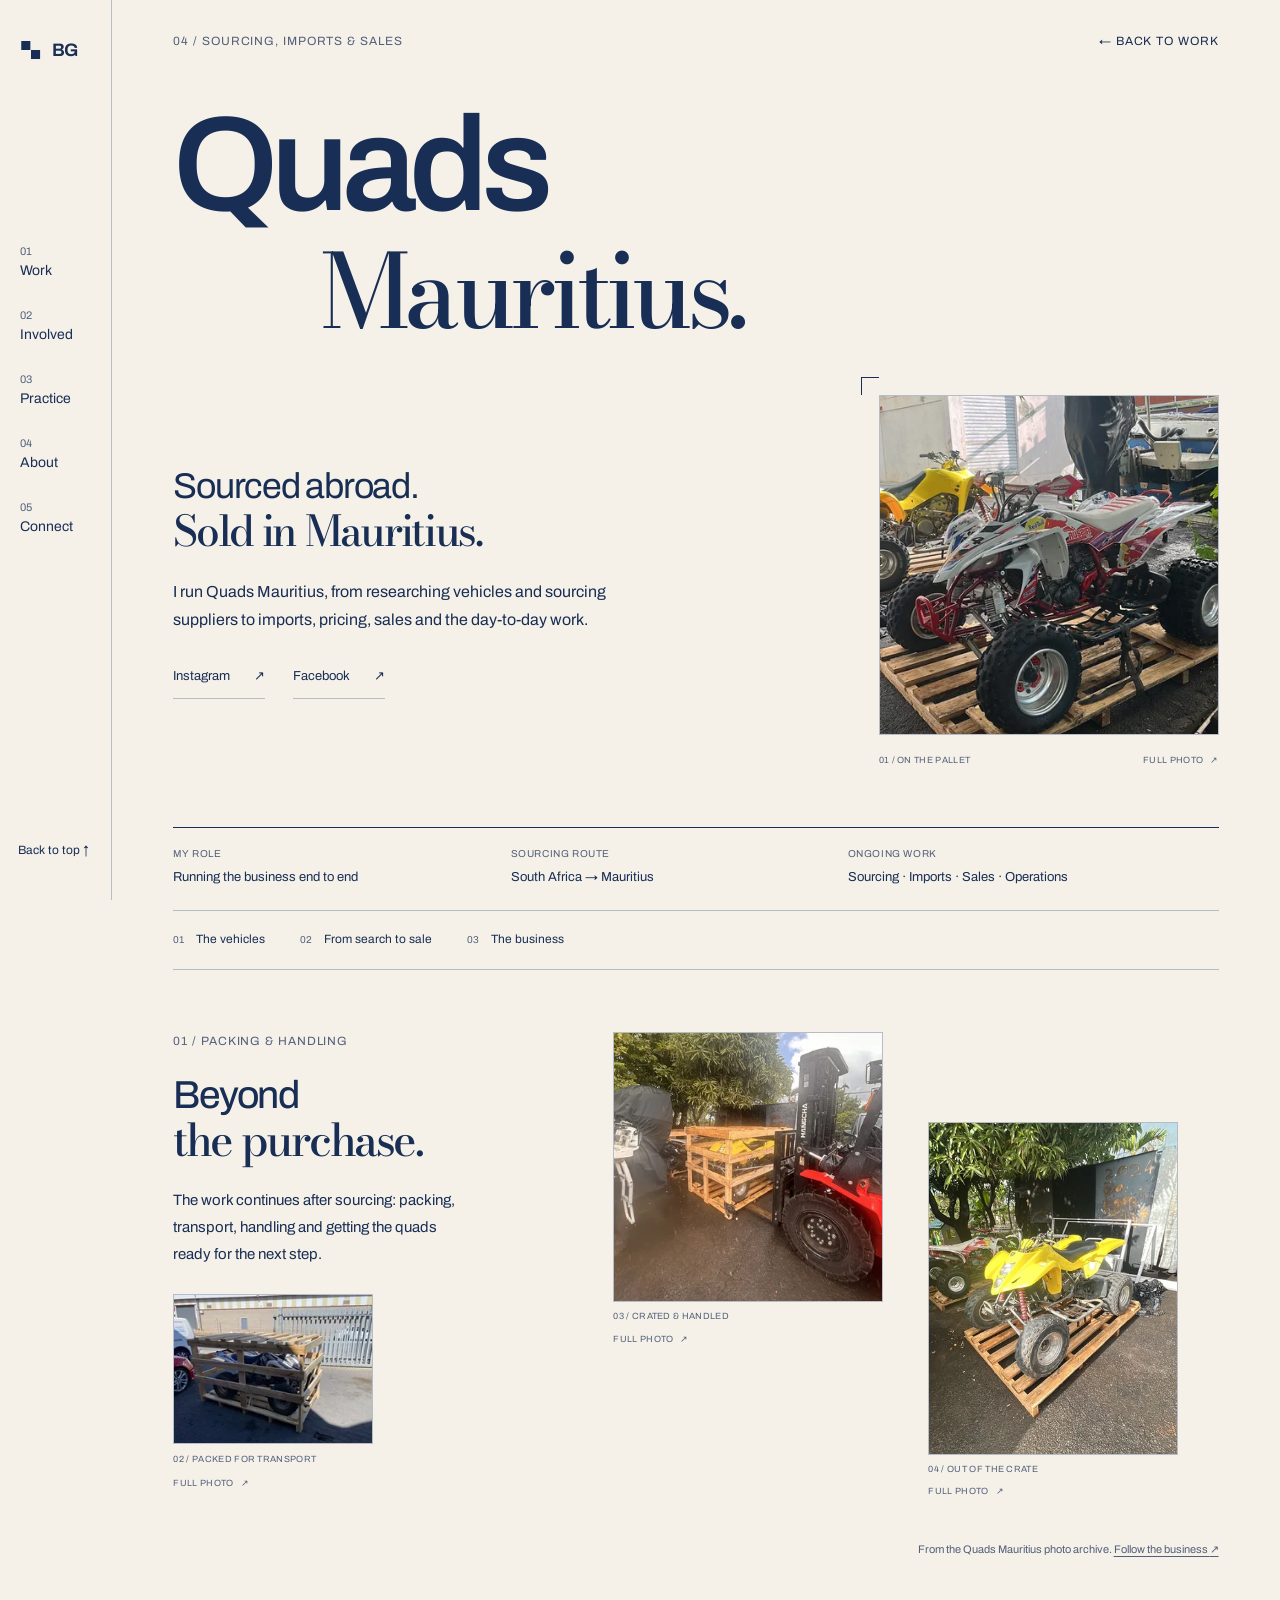
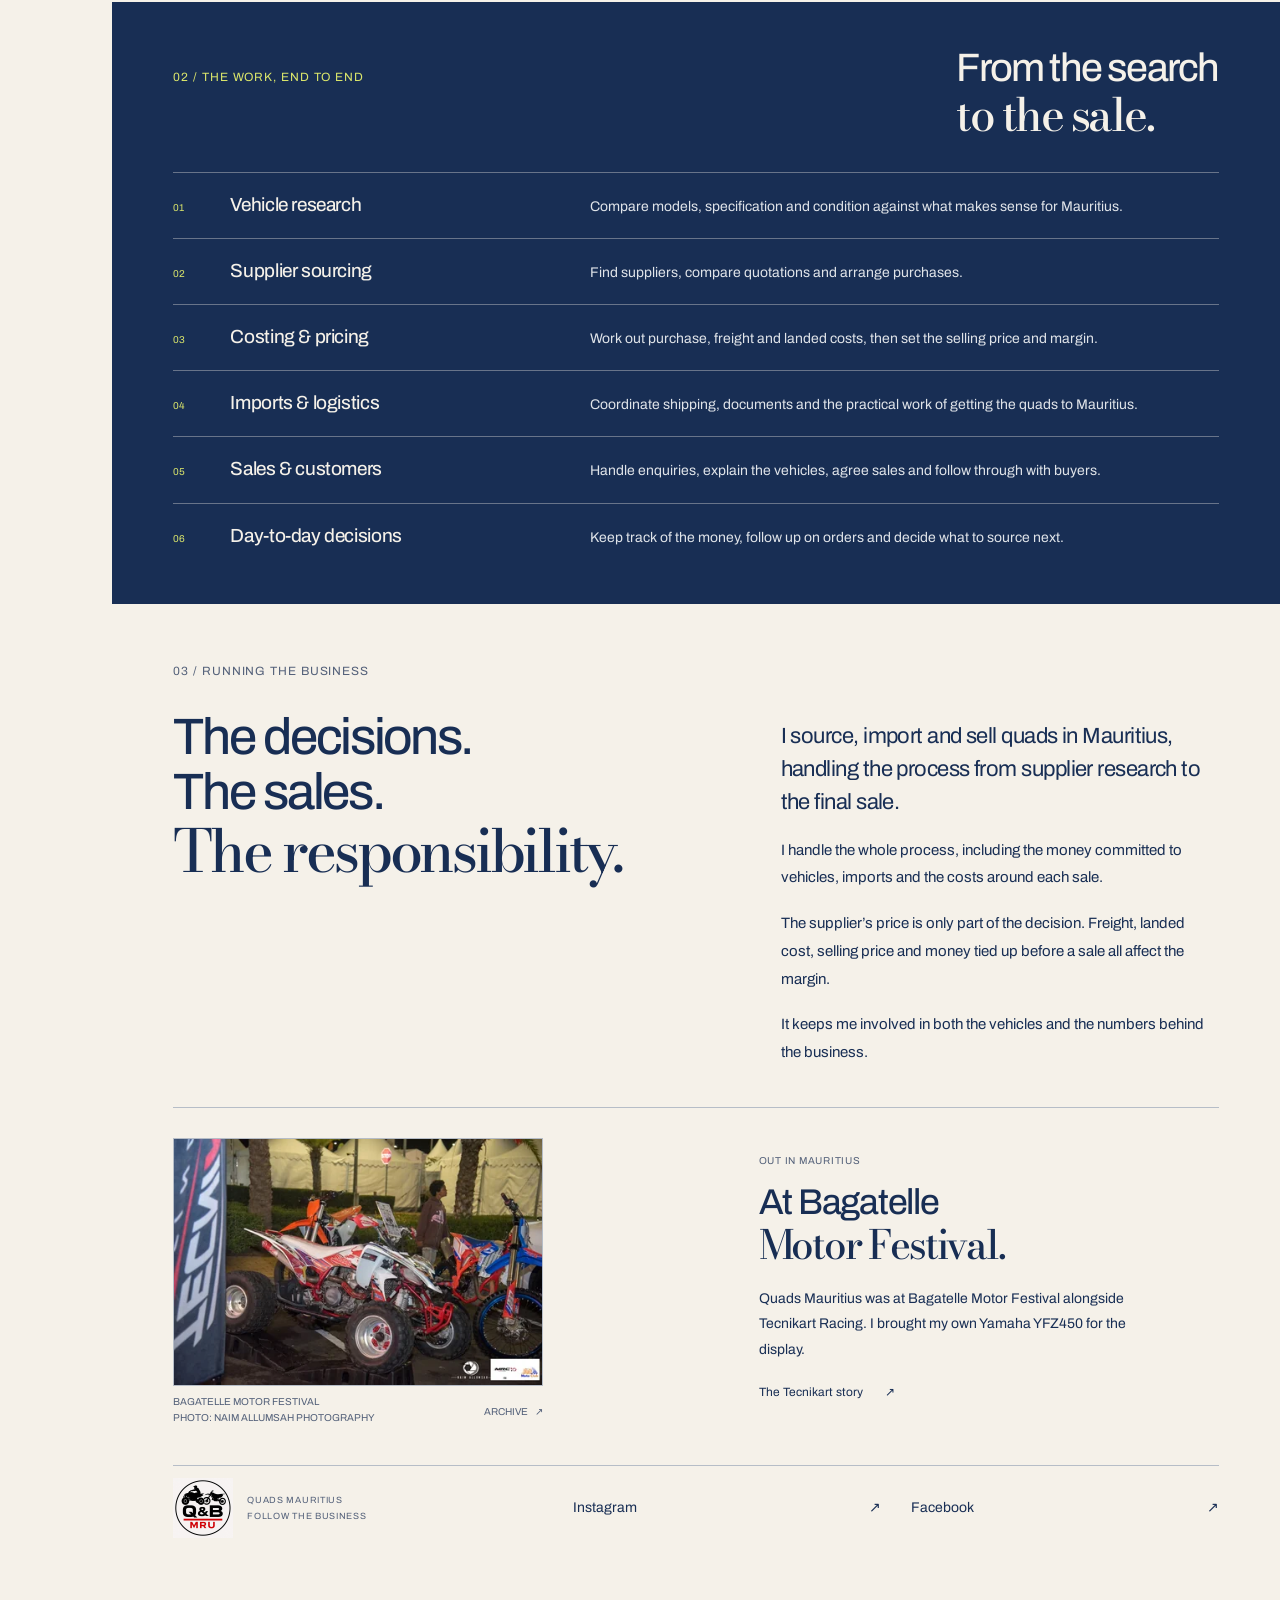
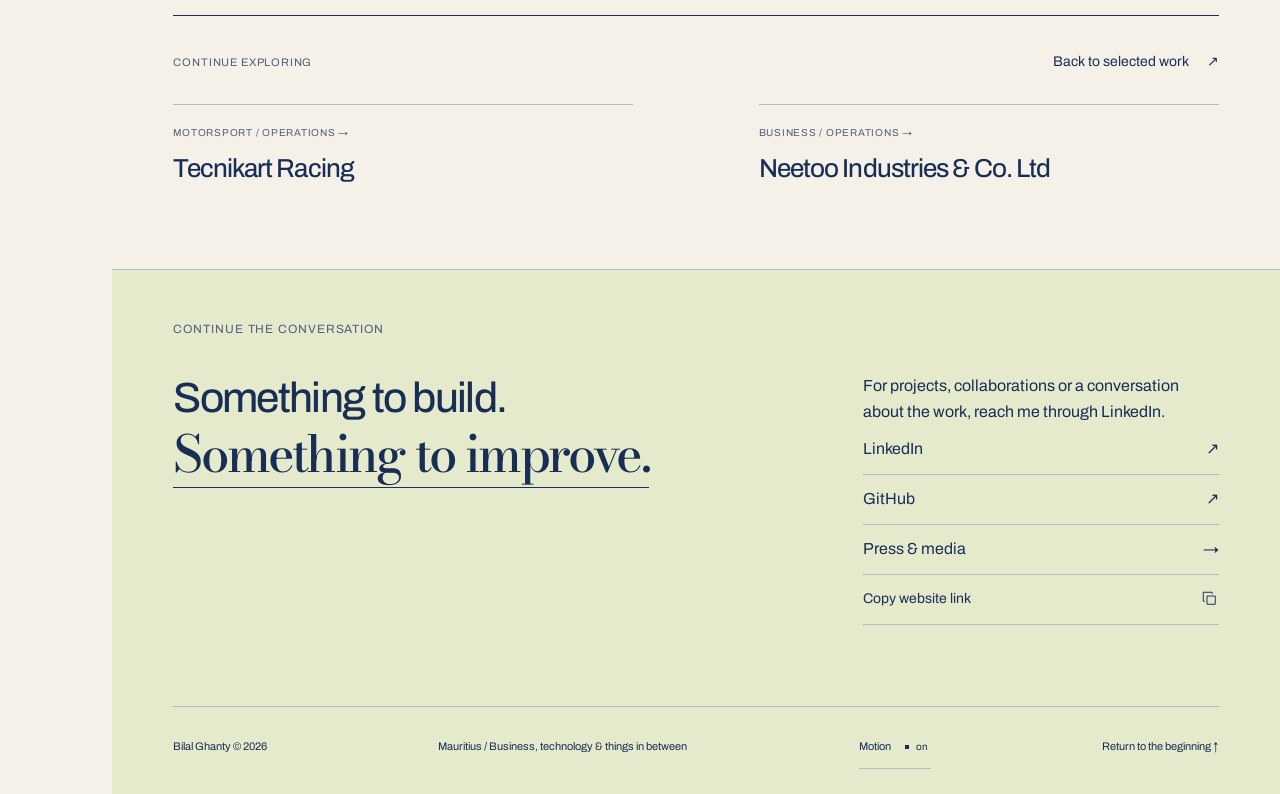
<file: projects/quads-mauritius.html>
<!doctype html>
<html lang="en"><head><meta charset="utf-8"><meta name="viewport" content="width=device-width,initial-scale=1">
<title>Quads Mauritius — Sourcing, Imports &amp; Sales — Bilal Ghanty</title><meta name="description" content="Bilal Ghanty runs Quads Mauritius end to end, from vehicle research and international sourcing to imports, pricing, sales and day-to-day operations."><meta name="author" content="Bilal Ghanty"><meta name="robots" content="index, follow"><link rel="canonical" href="https://bilalghanty.com/projects/quads-mauritius.html">
<meta property="og:type" content="article"><meta property="og:title" content="Quads Mauritius — Sourcing, Imports &amp; Sales — Bilal Ghanty"><meta property="og:description" content="Bilal Ghanty runs Quads Mauritius end to end, from vehicle research and international sourcing to imports, pricing, sales and day-to-day operations."><meta property="og:url" content="https://bilalghanty.com/projects/quads-mauritius.html"><meta property="og:image" content="https://bilalghanty.com/assets/share-quads-mauritius.jpg"><meta property="og:image:type" content="image/jpeg"><meta property="og:image:width" content="1200"><meta property="og:image:height" content="630"><meta property="og:image:alt" content="Quads Mauritius — sourcing, imports and sales, with a quad displayed at Bagatelle Motor Festival."><meta property="og:site_name" content="Bilal Ghanty"><meta name="twitter:card" content="summary_large_image"><meta name="twitter:title" content="Quads Mauritius — Sourcing, Imports &amp; Sales — Bilal Ghanty"><meta name="twitter:description" content="Bilal Ghanty runs Quads Mauritius end to end, from vehicle research and international sourcing to imports, pricing, sales and day-to-day operations."><meta name="twitter:image" content="https://bilalghanty.com/assets/share-quads-mauritius.jpg"><meta name="twitter:image:alt" content="Quads Mauritius — sourcing, imports and sales, with a quad displayed at Bagatelle Motor Festival."><meta name="theme-color" content="#f5f1e9">
<link rel="icon" href="/assets/favicon-192.png" type="image/png" sizes="192x192"/><link rel="icon" href="/assets/favicon-96.png" type="image/png" sizes="96x96"/><link rel="shortcut icon" href="/favicon.ico"/><link rel="preload" as="font" type="font/woff2" href="/assets/archivo.woff2" crossorigin><link rel="preload" as="font" type="font/woff2" href="/assets/bodoni.woff2" crossorigin><link rel="stylesheet" href="/assets/site.css"><link rel="stylesheet" href="/assets/quads-mauritius.css"><script type="application/ld+json">{
  "@context": "https://schema.org",
  "@type": "CreativeWork",
  "name": "Quads Mauritius — Sourcing, Imports & Sales",
  "description": "Bilal Ghanty runs Quads Mauritius end to end, from vehicle research and international sourcing to imports, pricing, sales and day-to-day operations.",
  "url": "https://bilalghanty.com/projects/quads-mauritius.html",
  "creator": {
    "@type": "Person",
    "@id": "https://bilalghanty.com/#bilal",
    "name": "Bilal Ghanty",
    "url": "https://bilalghanty.com/"
  },
  "about": {
    "@type": "Organization",
    "name": "Quads Mauritius",
    "sameAs": [
      "https://www.instagram.com/quadsnbikes.mu/",
      "https://www.facebook.com/people/Quads-Mauritius/61584029576773/"
    ]
  },
  "image": "https://bilalghanty.com/assets/quads-mauritius/pallet-yfz-800.webp",
  "inLanguage": "en",
  "@id": "https://bilalghanty.com/projects/quads-mauritius.html#work",
  "isPartOf": {
    "@id": "https://bilalghanty.com/#website"
  }
}</script><script defer src="/assets/site.js"></script></head>
<body class="quads qm-page" data-current-project="quads" id="top"><a class="skip" href="#main">Skip to content</a><div aria-hidden="true" class="reading-progress"><span></span></div><header class="rail"><a aria-label="Bilal Ghanty home" class="brand" href="/"><svg aria-hidden="true" viewbox="0 0 40 40"><path d="M5 6h14v14h15v14H20V20H5Z"></path></svg><span>BG</span></a><nav aria-label="Main navigation"><a data-section="projects" href="/#projects"><span>01</span>Work</a><a data-section="organisations" href="/#organisations"><span>02</span>Involved</a><a data-section="practice" href="/#practice"><span>03</span>Practice</a><a data-section="about" href="/#about"><span>04</span>About</a><a data-section="contact" href="/#contact"><span>05</span>Connect</a></nav>
<a class="rail-bottom" href="#top">Back to top ↑</a></header>
<div class="page"><main class="qm-feature" id="main" tabindex="-1">
<header class="qm-cover motion-cover"><div class="qm-meta eyebrow"><span>04 / SOURCING, IMPORTS &amp; SALES</span><a href="/#project-quads">← Back to work</a></div>
<h1>Quads<br><span class="serif">Mauritius.</span></h1>
<div class="qm-opening"><div><p class="qm-deck">Sourced abroad.<br><span class="serif">Sold in Mauritius.</span></p><p class="qm-intro">I run Quads Mauritius, from researching vehicles and sourcing suppliers to imports, pricing, sales and the day-to-day work.</p><div class="qm-social-links"><a href="https://www.instagram.com/quadsnbikes.mu/">Instagram <span aria-hidden="true">↗</span></a><a href="https://www.facebook.com/people/Quads-Mauritius/61584029576773/">Facebook <span aria-hidden="true">↗</span></a></div></div><figure class="qm-photo qm-photo-pallet-yfz"><a class="qm-photo-link" href="/assets/quads-mauritius/pallet-yfz-800.webp" target="_blank" rel="noopener" aria-label="View 01 / On the pallet photograph at full size (opens in a new tab)"><img src="/assets/quads-mauritius/pallet-yfz-400.webp" srcset="/assets/quads-mauritius/pallet-yfz-400.webp 400w, /assets/quads-mauritius/pallet-yfz-800.webp 800w" sizes="(max-width:700px) 80vw, 340px" width="800" height="1422" alt="A white and red Yamaha quad secured with straps on a wooden pallet, with a yellow quad behind it." loading="eager" decoding="async" fetchpriority="high"></a><figcaption><span>01 / On the pallet</span><a href="/assets/quads-mauritius/pallet-yfz-800.webp" target="_blank" rel="noopener" aria-label="View full photograph (opens in a new tab)">Full photo <span aria-hidden="true">↗</span></a></figcaption></figure></div>
<dl class="qm-facts"><div><dt>My role</dt><dd>Running the business end to end</dd></div><div><dt>Sourcing route</dt><dd>South Africa → Mauritius</dd></div><div><dt>Ongoing work</dt><dd>Sourcing · Imports · Sales · Operations</dd></div></dl></header>
<nav class="qm-contents" aria-label="On this page"><a href="#story-1"><span>01</span> The vehicles</a><a href="#story-2"><span>02</span> From search to sale</a><a href="#story-3"><span>03</span> The business</a></nav>
<section class="qm-vehicles" id="story-1" aria-labelledby="vehicles-title"><div class="qm-vehicle-note"><p class="eyebrow">01 / PACKING &amp; HANDLING</p><h2 id="vehicles-title">Beyond<br><span class="serif">the purchase.</span></h2><p class="qm-handling-note">The work continues after sourcing: packing, transport, handling and getting the quads ready for the next step.</p><figure class="qm-photo qm-photo-packed"><a class="qm-photo-link" href="/assets/quads-mauritius/packed-480.webp" target="_blank" rel="noopener" aria-label="View 02 / Packed for transport photograph at full size (opens in a new tab)"><img src="/assets/quads-mauritius/packed-240.webp" srcset="/assets/quads-mauritius/packed-240.webp 240w, /assets/quads-mauritius/packed-480.webp 480w" sizes="200px" width="480" height="360" alt="A white and black quad secured inside a timber crate in a paved yard." loading="lazy" decoding="async"></a><figcaption><span>02 / Packed for transport</span><a href="/assets/quads-mauritius/packed-480.webp" target="_blank" rel="noopener" aria-label="View full photograph (opens in a new tab)">Full photo <span aria-hidden="true">↗</span></a></figcaption></figure></div><div class="qm-photo-pair"><figure class="qm-photo qm-photo-forklift"><a class="qm-photo-link" href="/assets/quads-mauritius/forklift-720.webp" target="_blank" rel="noopener" aria-label="View 03 / Crated &amp; handled photograph at full size (opens in a new tab)"><img src="/assets/quads-mauritius/forklift-360.webp" srcset="/assets/quads-mauritius/forklift-360.webp 360w, /assets/quads-mauritius/forklift-720.webp 720w" sizes="(max-width:700px) 45vw, 270px" width="720" height="960" alt="A forklift handling a wooden crate containing a yellow quad outdoors." loading="lazy" decoding="async"></a><figcaption><span>03 / Crated &amp; handled</span><a href="/assets/quads-mauritius/forklift-720.webp" target="_blank" rel="noopener" aria-label="View full photograph (opens in a new tab)">Full photo <span aria-hidden="true">↗</span></a></figcaption></figure><figure class="qm-photo qm-photo-uncrated"><a class="qm-photo-link" href="/assets/quads-mauritius/uncrated-720.webp" target="_blank" rel="noopener" aria-label="View 04 / Out of the crate photograph at full size (opens in a new tab)"><img src="/assets/quads-mauritius/uncrated-360.webp" srcset="/assets/quads-mauritius/uncrated-360.webp 360w, /assets/quads-mauritius/uncrated-720.webp 720w" sizes="(max-width:700px) 45vw, 270px" width="720" height="1280" alt="A yellow quad on a wooden pallet with its outer crate removed, beside loose packing material." loading="lazy" decoding="async"></a><figcaption><span>04 / Out of the crate</span><a href="/assets/quads-mauritius/uncrated-720.webp" target="_blank" rel="noopener" aria-label="View full photograph (opens in a new tab)">Full photo <span aria-hidden="true">↗</span></a></figcaption></figure></div><p class="qm-image-source">From the Quads Mauritius photo archive. <a href="https://www.facebook.com/people/Quads-Mauritius/61584029576773/">Follow the business <span aria-hidden="true">↗</span></a></p></section>
<section class="qm-process" id="story-2" aria-labelledby="process-title"><header><p class="eyebrow">02 / THE WORK, END TO END</p><h2 id="process-title">From the search<br><span class="serif">to the sale.</span></h2></header><ol class="qm-ledger"><li><span class="qm-number" aria-hidden="true">01</span><h3>Vehicle research</h3><p>Compare models, specification and condition against what makes sense for Mauritius.</p></li><li><span class="qm-number" aria-hidden="true">02</span><h3>Supplier sourcing</h3><p>Find suppliers, compare quotations and arrange purchases.</p></li><li><span class="qm-number" aria-hidden="true">03</span><h3>Costing &amp; pricing</h3><p>Work out purchase, freight and landed costs, then set the selling price and margin.</p></li><li><span class="qm-number" aria-hidden="true">04</span><h3>Imports &amp; logistics</h3><p>Coordinate shipping, documents and the practical work of getting the quads to Mauritius.</p></li><li><span class="qm-number" aria-hidden="true">05</span><h3>Sales &amp; customers</h3><p>Handle enquiries, explain the vehicles, agree sales and follow through with buyers.</p></li><li><span class="qm-number" aria-hidden="true">06</span><h3>Day-to-day decisions</h3><p>Keep track of the money, follow up on orders and decide what to source next.</p></li></ol></section>
<section class="qm-business" id="story-3" aria-labelledby="business-title"><p class="eyebrow">03 / RUNNING THE BUSINESS</p><div class="qm-business-spread"><h2 id="business-title">The decisions.<br>The sales.<br><span class="serif">The responsibility.</span></h2><div class="qm-business-copy"><p class="qm-lead">I source, import and sell quads in Mauritius, handling the process from supplier research to the final sale.</p><p>I handle the whole process, including the money committed to vehicles, imports and the costs around each sale.</p><p>The supplier’s price is only part of the decision. Freight, landed cost, selling price and money tied up before a sale all affect the margin.</p><p>It keeps me involved in both the vehicles and the numbers behind the business.</p></div></div><aside class="qm-festival" id="bagatelle" aria-labelledby="festival-title"><figure class="qm-photo qm-photo-bagatelle"><a class="qm-photo-link" href="/assets/quads-mauritius/bagatelle-880.webp" target="_blank" rel="noopener" aria-label="View the Yamaha quad at Bagatelle Motor Festival at full size (opens in a new tab)"><img src="/assets/quads-mauritius/bagatelle-440.webp" srcset="/assets/quads-mauritius/bagatelle-440.webp 440w, /assets/quads-mauritius/bagatelle-880.webp 880w" sizes="(max-width:700px) 85vw, 370px" width="880" height="587" alt="A white and red Yamaha quad displayed among motorcycles at Bagatelle Motor Festival, photographed at night." loading="lazy" decoding="async"></a><figcaption><span>Bagatelle Motor Festival<br>Photo: Naim Allumsah Photography</span><a href="https://drive.google.com/file/d/1DNHgKoreoQYLLSrBtwHd1OdmGibAeMCN/view">Archive <span aria-hidden="true">↗</span></a></figcaption></figure><div class="qm-festival-copy"><p class="eyebrow">OUT IN MAURITIUS</p><h3 id="festival-title">At Bagatelle<br><span class="serif">Motor Festival.</span></h3><p>Quads Mauritius was at Bagatelle Motor Festival alongside Tecnikart Racing. I brought my own Yamaha YFZ450 for the display.</p><a class="qm-festival-related" href="/projects/tecnikart-racing.html">The Tecnikart story <span aria-hidden="true">↗</span></a></div></aside><div class="qm-business-links"><div class="qm-brand"><img src="/assets/quads-mauritius/quads-logo-240.png" width="240" height="240" alt="Quads Mauritius Q&amp;B MRU logo" loading="lazy" decoding="async"><span class="eyebrow">QUADS MAURITIUS<br>FOLLOW THE BUSINESS</span></div><a href="https://www.instagram.com/quadsnbikes.mu/">Instagram <span aria-hidden="true">↗</span></a><a href="https://www.facebook.com/people/Quads-Mauritius/61584029576773/">Facebook <span aria-hidden="true">↗</span></a></div></section>
<nav class="project-trail" id="story-4" aria-label="Continue exploring the work"><div class="trail-heading"><span class="eyebrow">Continue exploring</span><a href="/#project-quads">Back to selected work <span aria-hidden="true">↗</span></a></div><div class="trail-links"><a class="lift-link" href="/projects/tecnikart-racing.html"><span class="eyebrow">Motorsport / operations →</span><strong>Tecnikart Racing</strong></a><a class="lift-link" href="/projects/neetoo-industries.html"><span class="eyebrow">Business / operations →</span><strong>Neetoo Industries &amp; Co. Ltd</strong></a></div></nav>
</main><footer class="contact" id="contact"><div class="eyebrow">CONTINUE THE CONVERSATION</div>
<div class="contact-grid scroll-arrive"><h2>Something to build.<br/><span class="serif">Something to improve.</span></h2>
<div class="socials"><p class="contact-intro">For projects, collaborations or a conversation about the work, reach me through LinkedIn.</p><a href="https://www.linkedin.com/in/bilalghanty/">LinkedIn <span aria-hidden="true">↗</span></a><a href="https://github.com/bilalghanty">GitHub <span aria-hidden="true">↗</span></a><a href="/press.html" id="press">Press &amp; media <span aria-hidden="true">→</span></a><button class="copy-link" hidden="">Copy website link <span aria-hidden="true"><svg fill="none" height="18" stroke="currentColor" stroke-width="1.3" viewbox="0 0 24 24" width="18"><path d="M8 8h11v11H8Z M5 15H3V3h12v2"></path></svg></span></button><p class="share-status" role="status"></p></div>
</div>
<div class="colophon"><span>Bilal Ghanty © 2026</span><span>Mauritius / Business, technology &amp; things in between</span><button aria-label="Page animations" aria-pressed="true" class="motion-control" hidden="">Motion <span>on</span></button><a href="#top">Return to the beginning ↑</a></div>
</footer></div></body></html>
</file>
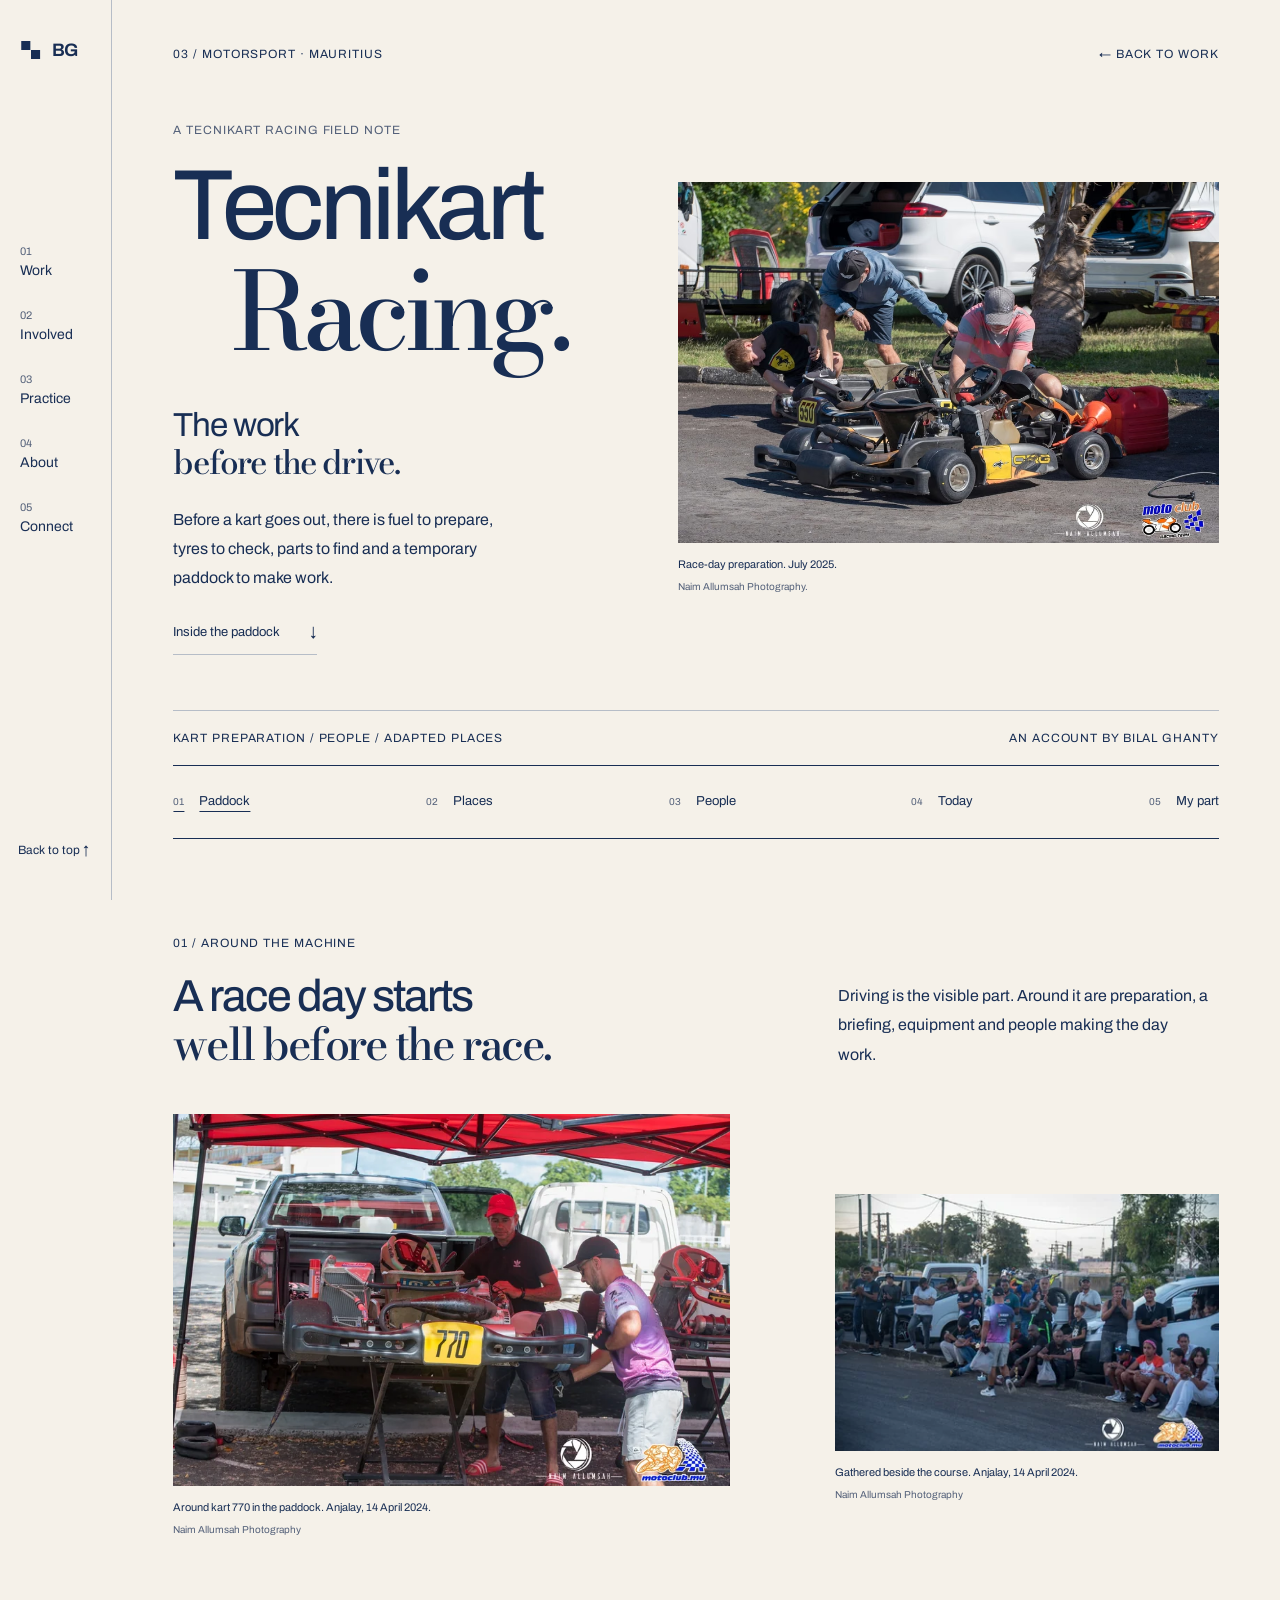
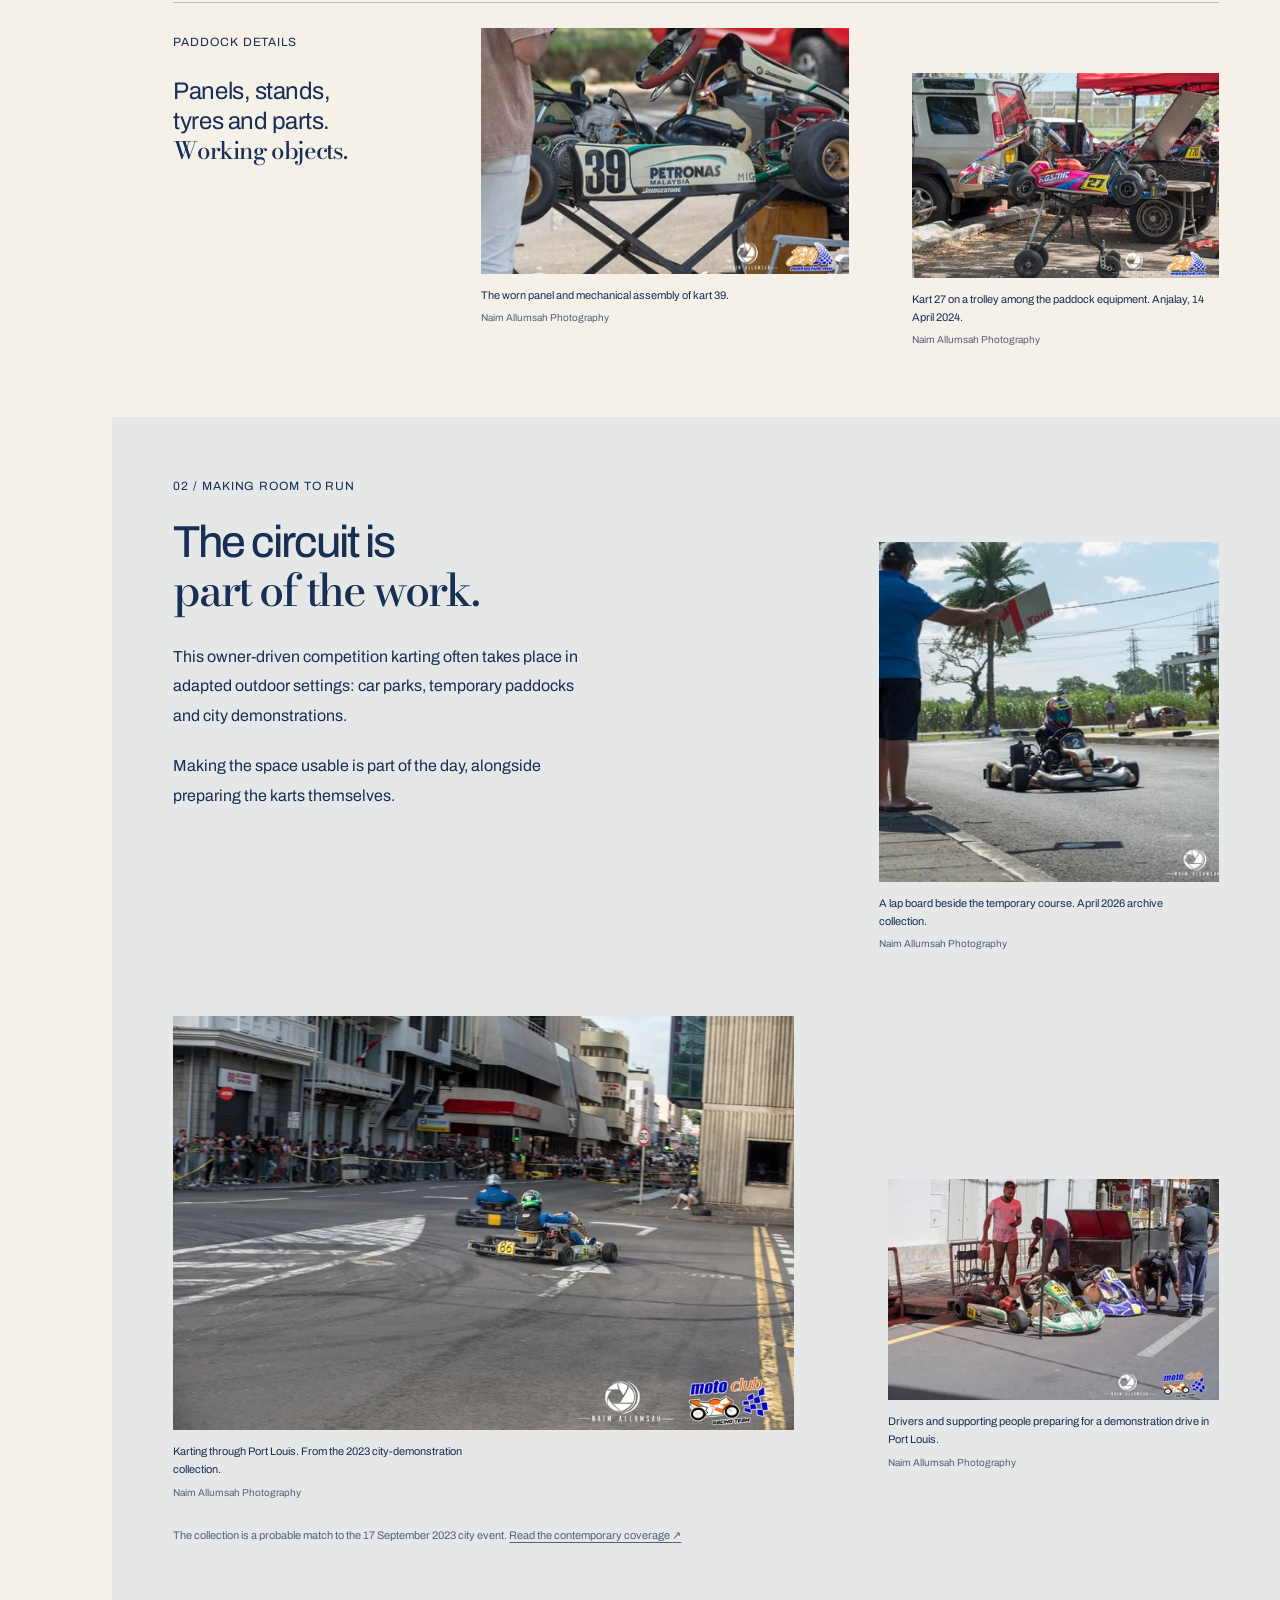
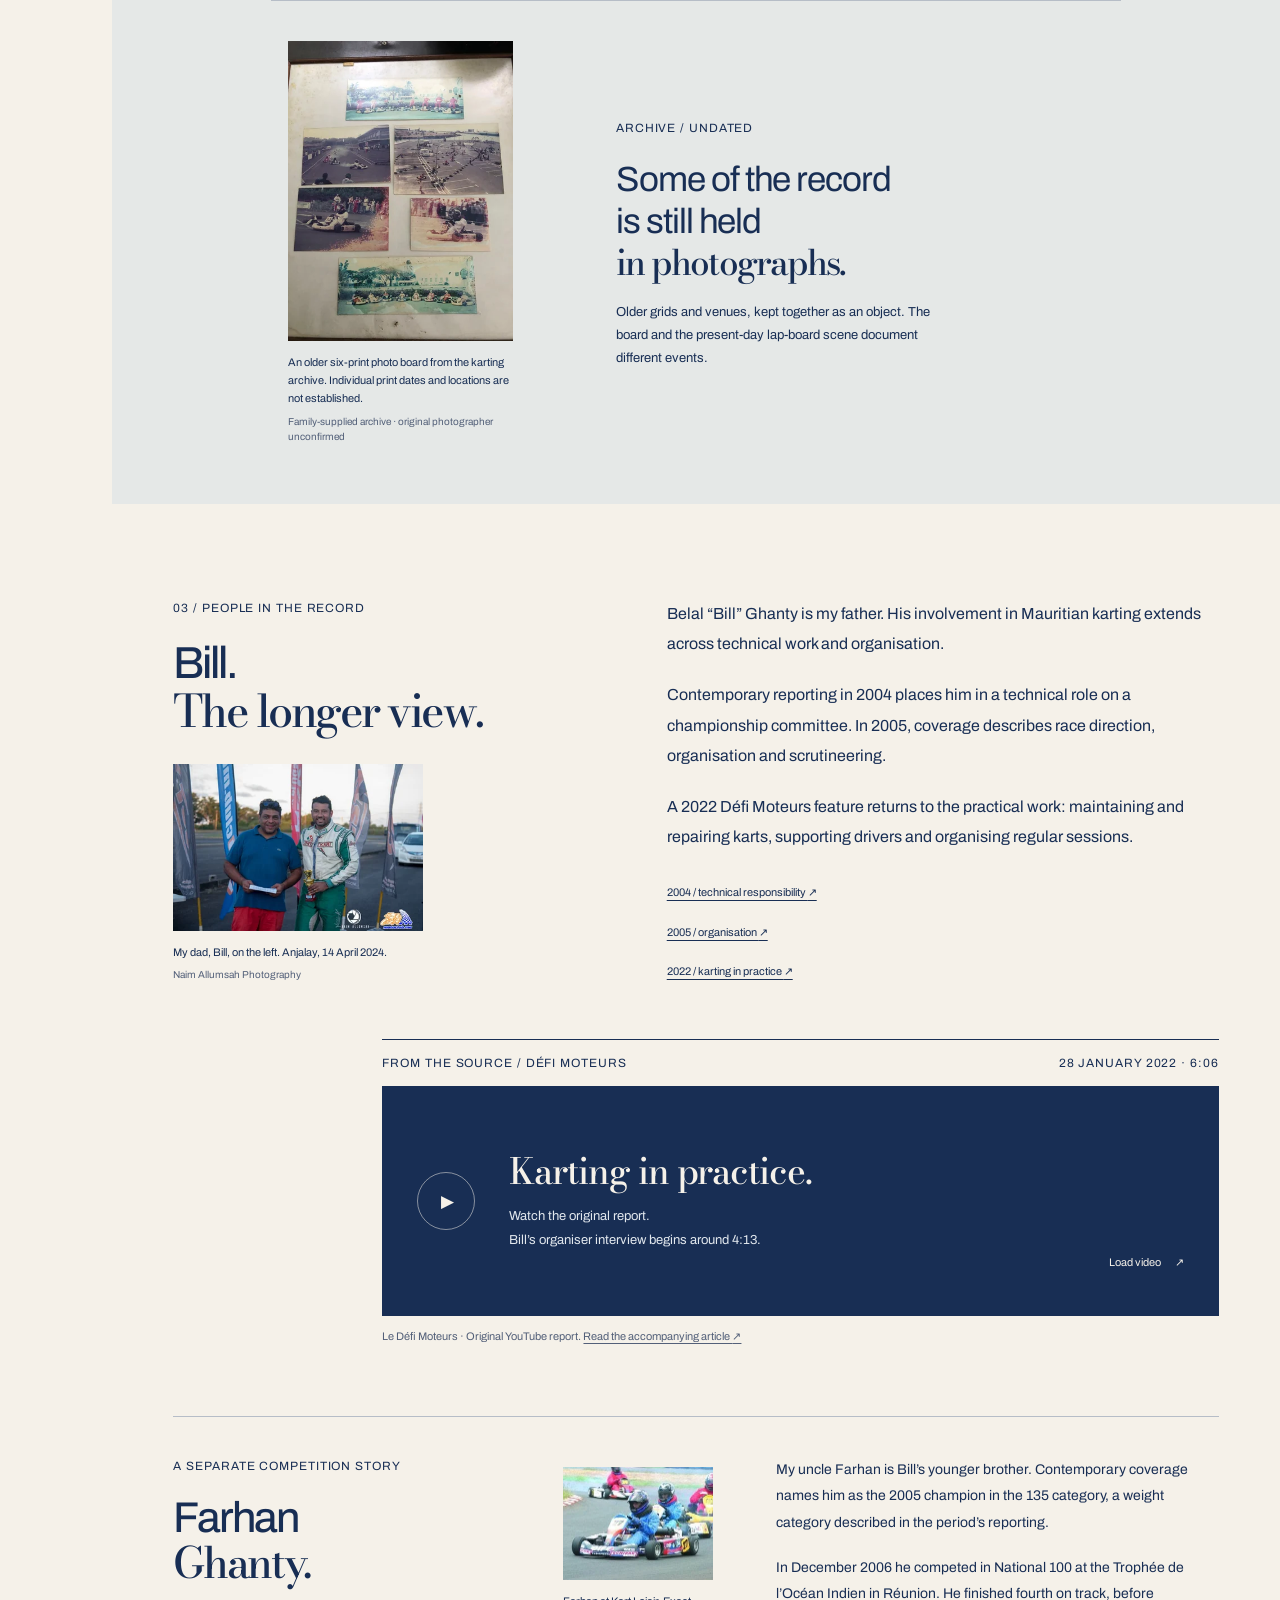
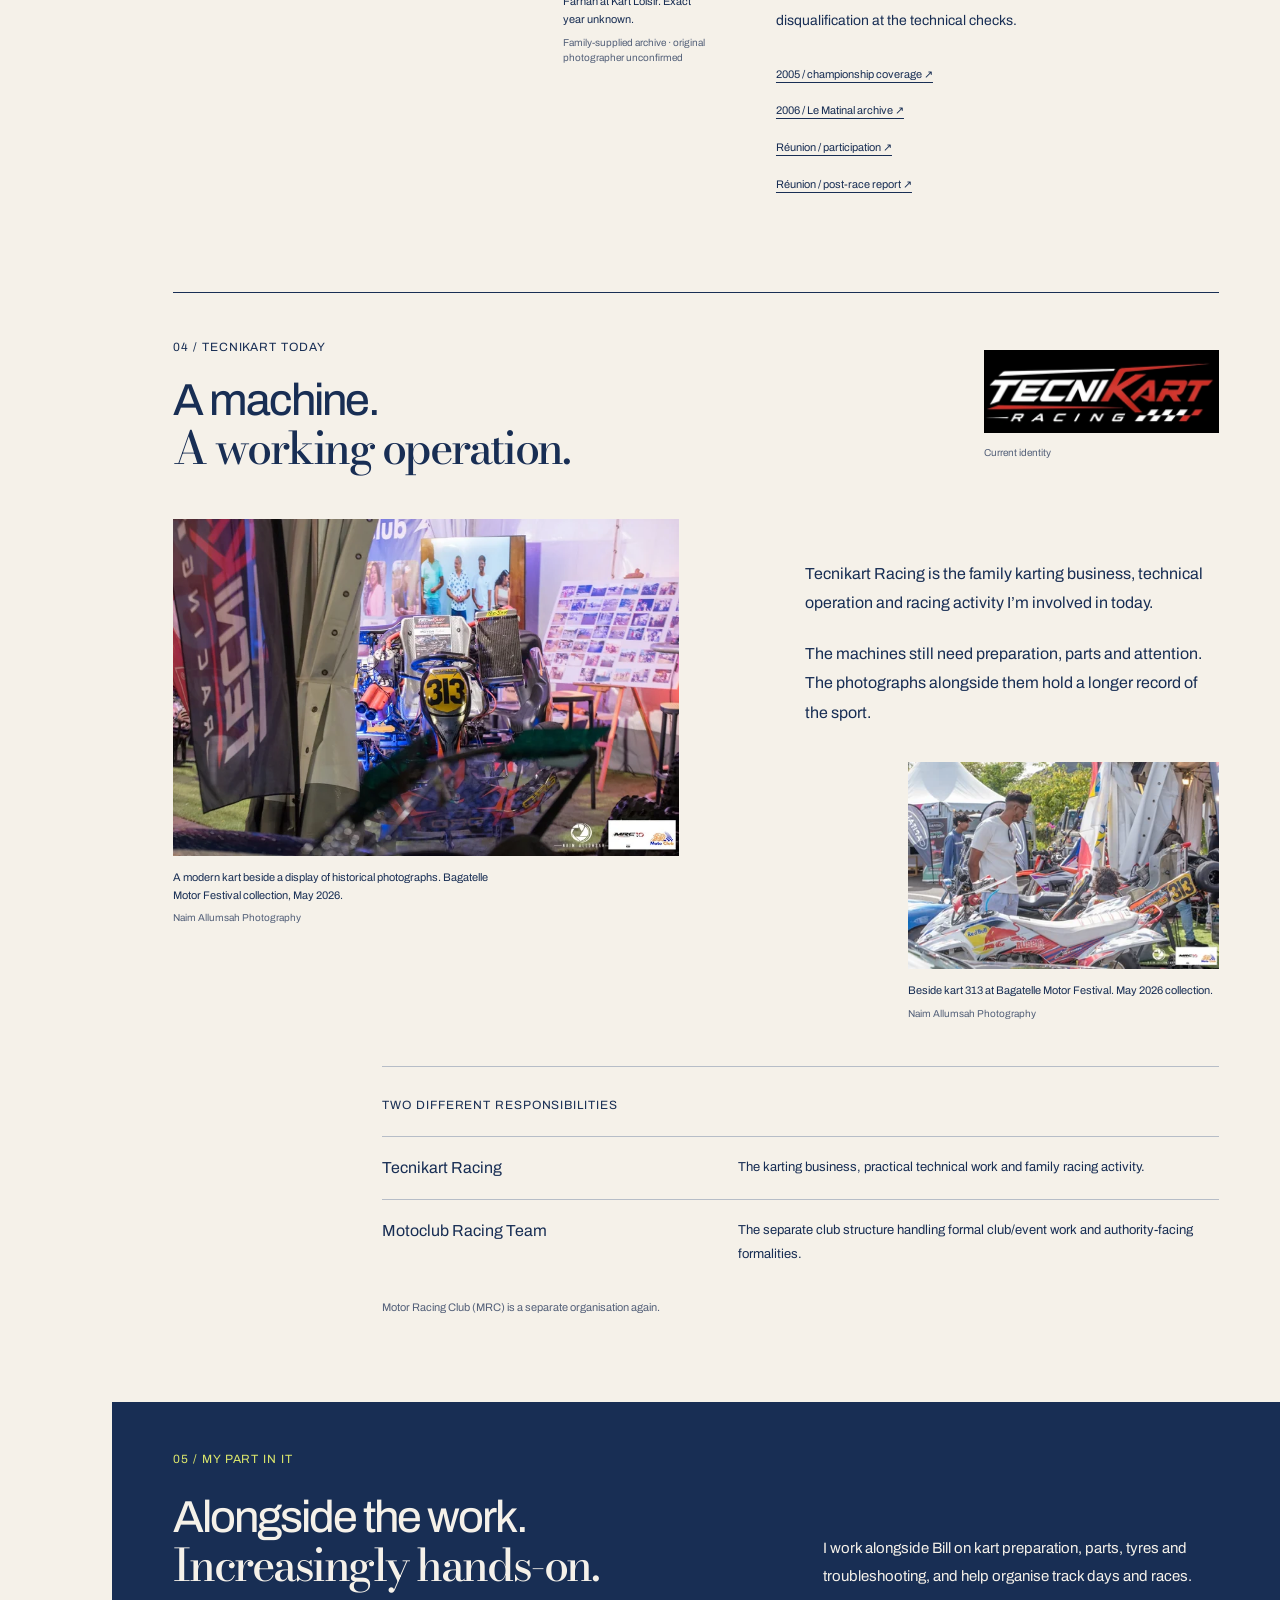
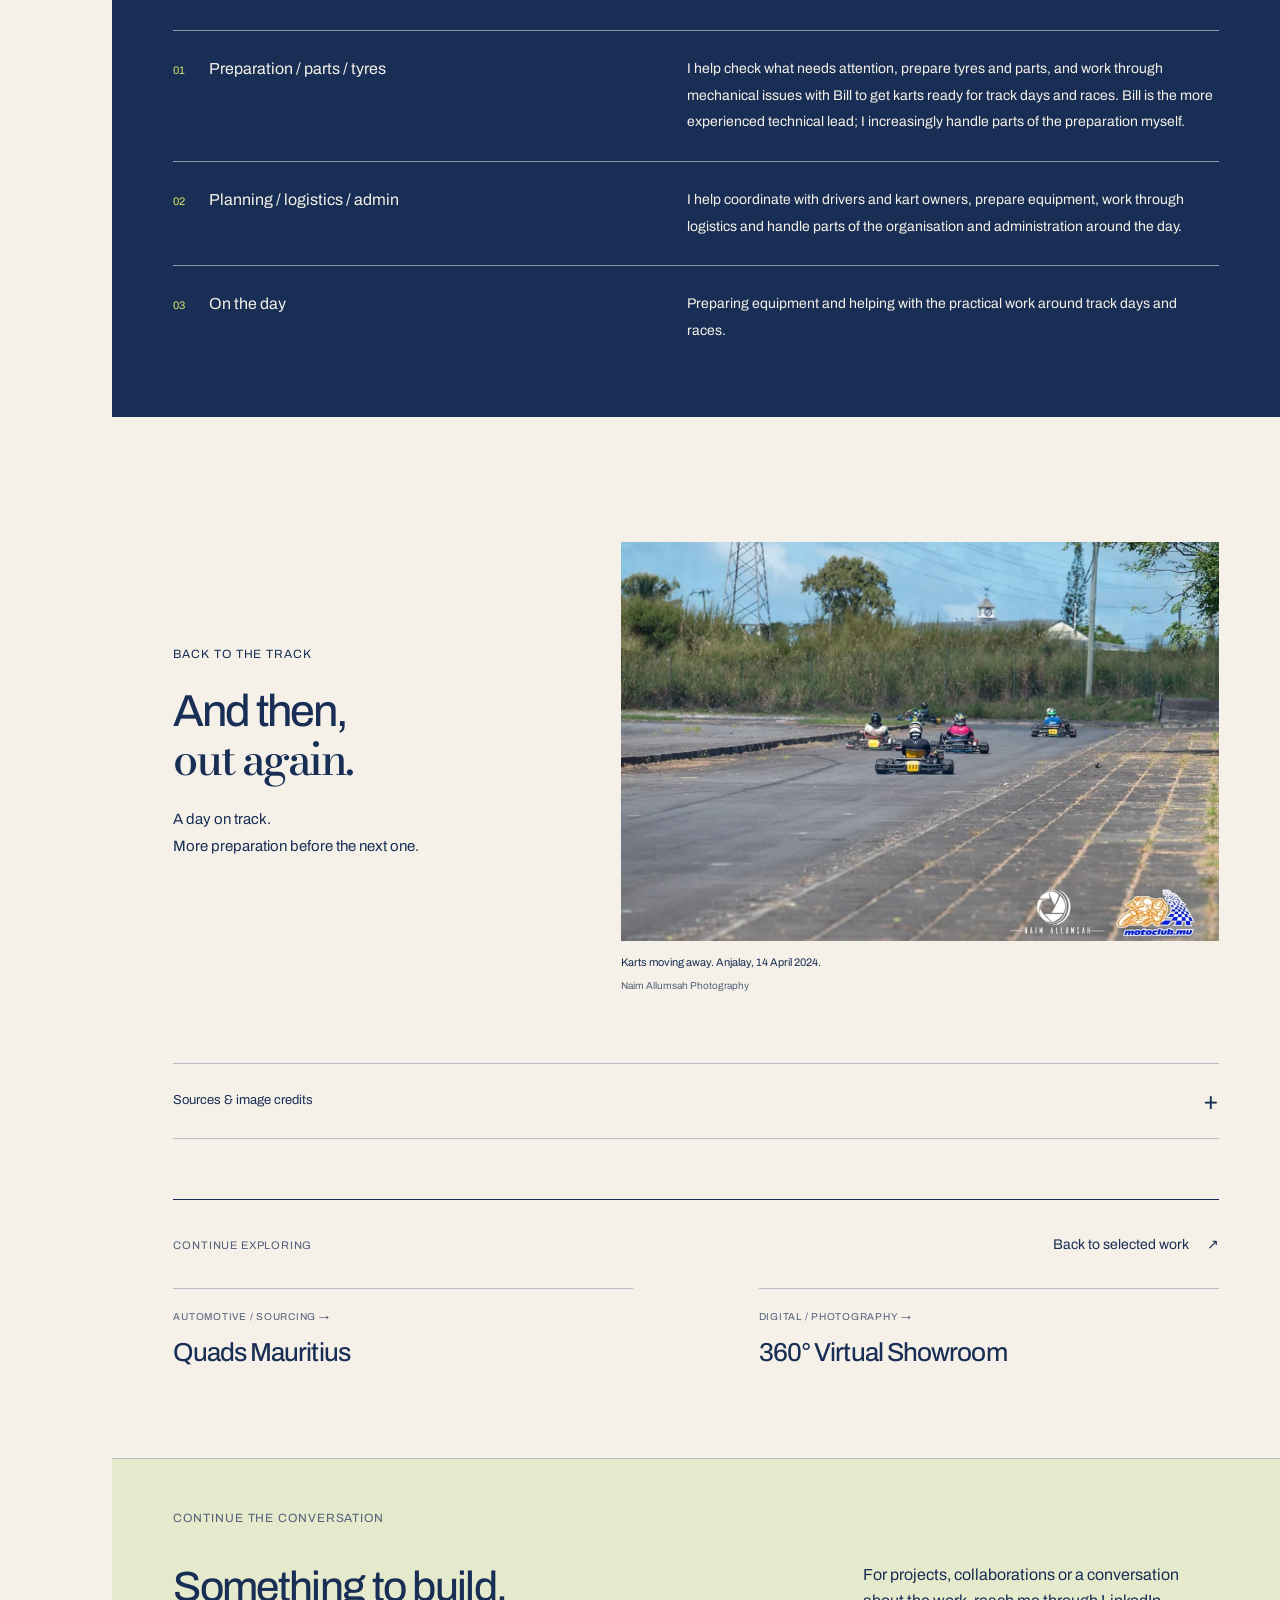
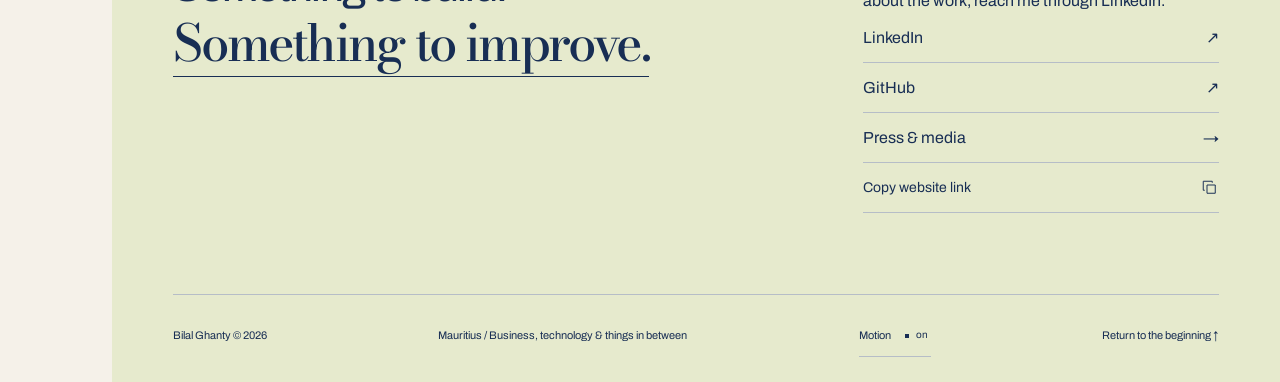
<file: projects/tecnikart-racing.html>
<!doctype html><html lang="en"><head><meta charset="utf-8"><meta name="viewport" content="width=device-width,initial-scale=1"><title>Tecnikart Racing — Karting Operations — Bilal Ghanty</title><meta name="description" content="Bilal Ghanty’s hands-on involvement in Tecnikart Racing: kart preparation, parts, tyres and event support, within a longer Mauritian karting history."><meta name="author" content="Bilal Ghanty"><meta name="robots" content="index, follow"><link rel="canonical" href="https://bilalghanty.com/projects/tecnikart-racing.html"><meta property="og:type" content="article"><meta property="og:title" content="Tecnikart Racing — Karting Operations — Bilal Ghanty"><meta property="og:description" content="Bilal Ghanty’s hands-on involvement in Tecnikart Racing: kart preparation, parts, tyres and event support, within a longer Mauritian karting history."><meta property="og:url" content="https://bilalghanty.com/projects/tecnikart-racing.html"><meta property="og:image" content="https://bilalghanty.com/assets/share-tecnikart-racing.jpg"><meta property="og:image:type" content="image/jpeg"><meta property="og:image:width" content="1200"><meta property="og:image:height" content="630"><meta property="og:image:alt" content="Tecnikart Racing — kart preparation, parts, tyres and race-day support, with a credited July 2025 race-day preparation photograph."><meta property="og:site_name" content="Bilal Ghanty"><meta name="twitter:card" content="summary_large_image"><meta name="twitter:title" content="Tecnikart Racing — Karting Operations — Bilal Ghanty"><meta name="twitter:description" content="Bilal Ghanty’s hands-on involvement in Tecnikart Racing: kart preparation, parts, tyres and event support, within a longer Mauritian karting history."><meta name="twitter:image" content="https://bilalghanty.com/assets/share-tecnikart-racing.jpg"><meta name="twitter:image:alt" content="Tecnikart Racing — kart preparation, parts, tyres and race-day support, with a credited July 2025 race-day preparation photograph."><meta name="theme-color" content="#f5f1e9"><link rel="icon" href="/assets/favicon-192.png" type="image/png" sizes="192x192"/><link rel="icon" href="/assets/favicon-96.png" type="image/png" sizes="96x96"/><link rel="shortcut icon" href="/favicon.ico"/><link rel="preload" as="font" type="font/woff2" href="/assets/archivo.woff2" crossorigin><link rel="preload" as="font" type="font/woff2" href="/assets/bodoni.woff2" crossorigin><link rel="stylesheet" href="/assets/site.css"><link rel="stylesheet" href="/assets/tecnikart.css"><script type="application/ld+json">{
  "@context": "https://schema.org",
  "@type": "Article",
  "headline": "Tecnikart Racing — the work before the drive",
  "description": "Bilal Ghanty’s hands-on involvement in Tecnikart Racing: kart preparation, parts, tyres and event support, within a longer Mauritian karting history.",
  "url": "https://bilalghanty.com/projects/tecnikart-racing.html",
  "mainEntityOfPage": "https://bilalghanty.com/projects/tecnikart-racing.html",
  "author": {
    "@type": "Person",
    "@id": "https://bilalghanty.com/#bilal",
    "name": "Bilal Ghanty",
    "url": "https://bilalghanty.com/"
  },
  "about": [
    {
      "@type": "Thing",
      "name": "Tecnikart Racing"
    },
    {
      "@type": "Thing",
      "name": "Karting in Mauritius"
    }
  ],
  "inLanguage": "en",
  "@id": "https://bilalghanty.com/projects/tecnikart-racing.html#work",
  "isPartOf": {
    "@id": "https://bilalghanty.com/#website"
  },
  "image": "https://bilalghanty.com/assets/tecnikart/j15-1440.webp"
}</script><script defer src="/assets/site.js"></script><script defer src="/assets/tecnikart.js"></script></head><body class="tecnikart" id="top">
<a class="skip" href="#main">Skip to content</a><div aria-hidden="true" class="reading-progress"><span></span></div><header class="rail"><a aria-label="Bilal Ghanty home" class="brand" href="/"><svg aria-hidden="true" viewbox="0 0 40 40"><path d="M5 6h14v14h15v14H20V20H5Z"></path></svg><span>BG</span></a><nav aria-label="Main navigation"><a data-section="projects" href="/#projects"><span>01</span>Work</a><a data-section="organisations" href="/#organisations"><span>02</span>Involved</a><a data-section="practice" href="/#practice"><span>03</span>Practice</a><a data-section="about" href="/#about"><span>04</span>About</a><a data-section="contact" href="/#contact"><span>05</span>Connect</a></nav>
<a class="rail-bottom" href="#top">Back to top ↑</a></header>
<div class="page"><main class="tk-feature" id="main" tabindex="-1">
<header class="tk-cover" id="preparation">
<div class="tk-meta eyebrow"><span>03 / MOTORSPORT · MAURITIUS</span><a href="/#project-karting">← Back to work</a></div>
<div class="tk-cover-spread"><div class="tk-cover-copy"><p class="eyebrow tk-kicker">A Tecnikart Racing field note</p><h1>Tecnikart<br><span class="serif">Racing.</span></h1><p class="tk-deck">The work<br><span class="serif">before the drive.</span></p><p class="tk-intro">Before a kart goes out, there is fuel to prepare, tyres to check, parts to find and a temporary paddock to make work.</p><a class="tk-text-link" href="#paddock">Inside the paddock <span aria-hidden="true">↓</span></a></div>
<figure class="tk-photo tk-hero" data-asset-id="J15"><div class="tk-image"><picture><source type="image/avif" srcset="/assets/tecnikart/j15-480.avif 480w, /assets/tecnikart/j15-960.avif 960w, /assets/tecnikart/j15-1440.avif 1440w" sizes="(max-width:700px) 88vw, (max-width:1100px) 42vw, 580px"><img src="/assets/tecnikart/j15-960.webp" srcset="/assets/tecnikart/j15-480.webp 480w, /assets/tecnikart/j15-960.webp 960w, /assets/tecnikart/j15-1440.webp 1440w" sizes="(max-width:700px) 88vw, (max-width:1100px) 42vw, 580px" width="2048" height="1367" alt="Three people preparing kart 550 and another kart in the paddock." loading="eager" decoding="async" fetchpriority="high"></picture></div><figcaption>Race-day preparation. July 2025.<span class="tk-credit">Naim Allumsah Photography.</span></figcaption></figure>
</div><div class="tk-cover-foot eyebrow"><span>Kart preparation / people / adapted places</span><span>An account by Bilal Ghanty</span></div>
</header>
<nav class="tk-contents" aria-label="On this page"><a href="#paddock"><span>01</span> Paddock</a><a href="#places"><span>02</span> Places</a><a href="#people"><span>03</span> People</a><a href="#today"><span>04</span> Today</a><a href="#my-part"><span>05</span> My part</a></nav>
<section class="tk-paddock tk-section" id="paddock" aria-labelledby="paddock-title"><header class="tk-section-head"><p class="eyebrow">01 / Around the machine</p><h2 id="paddock-title">A race day starts<br><span class="serif">well before the race.</span></h2><p>Driving is the visible part. Around it are preparation, a briefing, equipment and people making the day work.</p></header>
<div class="tk-prep-spread">
<figure class="tk-photo tk-prep-main" data-asset-id="Y075"><div class="tk-image"><img src="/assets/tecnikart/y075-800.webp" srcset="/assets/tecnikart/y075-400.webp 400w, /assets/tecnikart/y075-800.webp 800w, /assets/tecnikart/y075-1200.webp 1200w" sizes="(max-width: 700px) 90vw, (max-width: 1100px) 50vw, 42vw" width="2048" height="1367" alt="Two people working around kart 770 on a stand, beneath a red paddock canopy." loading="lazy" decoding="async"></div><figcaption>Around kart 770 in the paddock. Anjalay, 14 April 2024.<span class="tk-credit">Naim Allumsah Photography</span></figcaption></figure>
<figure class="tk-photo tk-briefing" data-asset-id="Y052"><div class="tk-image"><img src="/assets/tecnikart/y052-800.webp" srcset="/assets/tecnikart/y052-400.webp 400w, /assets/tecnikart/y052-800.webp 800w, /assets/tecnikart/y052-1200.webp 1200w" sizes="(max-width: 700px) 70vw, 30vw" width="2048" height="1367" alt="A group of people standing and sitting beside parked vehicles near the course." loading="lazy" decoding="async"></div><figcaption>Gathered beside the course. Anjalay, 14 April 2024.<span class="tk-credit">Naim Allumsah Photography</span></figcaption></figure>
</div>
<div class="tk-machine-notes"><div class="tk-note-intro"><span class="eyebrow">Paddock details</span><p>Panels, stands,<br>tyres and parts.<br><span class="serif">Working objects.</span></p></div>
<figure class="tk-photo tk-detail" data-asset-id="Y043"><div class="tk-image"><img src="/assets/tecnikart/y043-800.webp" srcset="/assets/tecnikart/y043-400.webp 400w, /assets/tecnikart/y043-800.webp 800w, /assets/tecnikart/y043-1200.webp 1200w" sizes="(max-width: 700px) 48vw, 27vw" width="2048" height="1367" alt="Worn Petronas 39 bodywork and mechanical parts on a raised kart." loading="lazy" decoding="async" ></div><figcaption>The worn panel and mechanical assembly of kart 39.<span class="tk-credit">Naim Allumsah Photography</span></figcaption></figure>
<figure class="tk-photo tk-detail tk-machine" data-asset-id="Y115"><div class="tk-image"><img src="/assets/tecnikart/y115-800.webp" srcset="/assets/tecnikart/y115-400.webp 400w, /assets/tecnikart/y115-800.webp 800w, /assets/tecnikart/y115-1200.webp 1200w" sizes="(max-width: 700px) 48vw, 27vw" width="2048" height="1367" alt="Kart 27 raised on a wheeled trolley beside a vehicle and other paddock equipment." loading="lazy" decoding="async"></div><figcaption>Kart 27 on a trolley among the paddock equipment. Anjalay, 14 April 2024.<span class="tk-credit">Naim Allumsah Photography</span></figcaption></figure>
</div></section>
<section class="tk-places tk-section" id="places" aria-labelledby="places-title"><div class="tk-place-copy"><p class="eyebrow">02 / Making room to run</p><h2 id="places-title">The circuit is<br><span class="serif">part of the work.</span></h2><p>This owner-driven competition karting often takes place in adapted outdoor settings: car parks, temporary paddocks and city demonstrations.</p><p>Making the space usable is part of the day, alongside preparing the karts themselves.</p></div>
<figure class="tk-photo tk-lap-board" data-asset-id="R35"><div class="tk-image"><img src="/assets/tecnikart/r35-414.webp" srcset="/assets/tecnikart/r35-400.webp 400w, /assets/tecnikart/r35-414.webp 414w" sizes="(max-width: 700px) 85vw, 34vw" width="414" height="414" alt="A person in blue holds a one-lap board as kart 2 approaches on the outdoor course." loading="lazy" decoding="async"></div><figcaption>A lap board beside the temporary course. April 2026 archive collection.<span class="tk-credit">Naim Allumsah Photography</span></figcaption></figure>
<div class="tk-city-spread">
<figure class="tk-photo tk-city-view" data-asset-id="G02"><div class="tk-image"><img src="/assets/tecnikart/g02-800.webp" srcset="/assets/tecnikart/g02-400.webp 400w, /assets/tecnikart/g02-800.webp 800w, /assets/tecnikart/g02-1200.webp 1200w" sizes="(max-width: 700px) 90vw, 52vw" width="2048" height="1367" alt="Karts passing spectators and everyday buildings in Port Louis." loading="lazy" decoding="async" ></div><figcaption>Karting through Port Louis. From the 2023 city-demonstration collection.<span class="tk-credit">Naim Allumsah Photography</span></figcaption></figure>
<figure class="tk-photo tk-city-prep" data-asset-id="G08"><div class="tk-image"><img src="/assets/tecnikart/g08-800.webp" srcset="/assets/tecnikart/g08-400.webp 400w, /assets/tecnikart/g08-800.webp 800w, /assets/tecnikart/g08-1200.webp 1200w" sizes="(max-width: 700px) 66vw, 27vw" width="2048" height="1367" alt="Drivers and supporting people preparing karts beside a city pavement." loading="lazy" decoding="async" ></div><figcaption>Drivers and supporting people preparing for a demonstration drive in Port Louis.<span class="tk-credit">Naim Allumsah Photography</span></figcaption></figure>
</div><p class="tk-place-source">The collection is a probable match to the 17 September 2023 city event. <a href="https://defimedia.info/en-images-grand-prix-de-la-cite-des-courses-automobiles-dans-certaines-rues-de-port-louis">Read the contemporary coverage <span aria-hidden="true">↗</span></a></p>
<div class="tk-archive-bridge"><figure class="tk-photo tk-old-board" data-asset-id="O04"><div class="tk-image"><img src="/assets/tecnikart/o04-800.webp" srcset="/assets/tecnikart/o04-400.webp 400w, /assets/tecnikart/o04-800.webp 800w, /assets/tecnikart/o04-960.webp 960w" sizes="(max-width: 700px) 44vw, 20vw" width="960" height="1280" alt="A physical board holding six older photographs of karting, grids and local venues." loading="lazy" decoding="async" ></div><figcaption>An older six-print photo board from the karting archive. Individual print dates and locations are not established.<span class="tk-credit">Family-supplied archive · original photographer unconfirmed</span></figcaption></figure><div><span class="eyebrow">Archive / undated</span><p>Some of the record<br>is still held<br><span class="serif">in photographs.</span></p><p class="tk-small">Older grids and venues, kept together as an object. The board and the present-day lap-board scene document different events.</p></div></div></section>
<section class="tk-people tk-section" id="people" aria-labelledby="bill-title"><div class="tk-history-heading"><p class="eyebrow">03 / People in the record</p><h2 id="bill-title">Bill.<br><span class="serif">The longer view.</span></h2><figure class="tk-photo tk-bill-photo" data-asset-id="Y117"><div class="tk-image"><img src="/assets/tecnikart/y117-400.webp" srcset="/assets/tecnikart/y117-400.webp 400w, /assets/tecnikart/y117-800.webp 800w" sizes="(max-width:700px) 220px, 250px" width="2048" height="1367" alt="Bill Ghanty on the left, in a blue polo and red shorts, beside a racer holding a trophy." loading="lazy" decoding="async"></div><figcaption>My dad, Bill, on the left. Anjalay, 14 April 2024.<span class="tk-credit">Naim Allumsah Photography</span></figcaption></figure></div><div class="tk-bill-copy"><p>Belal “Bill” Ghanty is my father. His involvement in Mauritian karting extends across technical work and organisation.</p><p>Contemporary reporting in 2004 places him in a technical role on a championship committee. In 2005, coverage describes race direction, organisation and scrutineering.</p><p>A 2022 Défi Moteurs feature returns to the practical work: maintaining and repairing karts, supporting drivers and organising regular sessions.</p><div class="tk-inline-sources"><a href="https://lexpress.mu/node/123231">2004 / technical responsibility <span aria-hidden="true">↗</span></a><a href="https://lexpress.mu/s/article/allons-y-pour-une-symphonie-de-moteurs">2005 / organisation <span aria-hidden="true">↗</span></a><a href="https://defimoteurs.defimedia.info/le-karting-ne-cale-pas-malgre-labsence-de-circuit-a-maurice/">2022 / karting in practice <span aria-hidden="true">↗</span></a></div></div>
<div class="tk-video" data-video><div class="tk-video-heading"><span class="eyebrow">From the source / Défi Moteurs</span><span class="eyebrow">28 January 2022 · 6:06</span></div><a class="tk-video-load" href="https://www.youtube.com/watch?v=FtYQP7qFMxY&amp;t=253" data-video-load><span class="tk-play" aria-hidden="true">▶</span><span><strong>Karting in practice.</strong><span class="tk-video-description">Watch the original report.<br>Bill’s organiser interview begins around 4:13.</span></span><span class="tk-video-action">Load video <span aria-hidden="true">↗</span></span></a><p class="tk-video-credit">Le Défi Moteurs · Original YouTube report. <a href="https://defimoteurs.defimedia.info/le-karting-ne-cale-pas-malgre-labsence-de-circuit-a-maurice/">Read the accompanying article <span aria-hidden="true">↗</span></a></p></div>
<aside class="tk-farhan" aria-labelledby="farhan-title"><div class="tk-farhan-title"><p class="eyebrow">A separate competition story</p><h3 id="farhan-title">Farhan<br><span class="serif">Ghanty.</span></h3></div><figure class="tk-photo tk-farhan-photo" data-asset-id="F01"><div class="tk-image"><img src="/assets/tecnikart/f01-300.webp" srcset="/assets/tecnikart/f01-300.webp 300w" sizes="150px" width="300" height="227" alt="Farhan Ghanty driving the front kart at Kart Loisir, with early TECNiKART lettering visible." loading="lazy" decoding="async" ></div><figcaption>Farhan at Kart Loisir. Exact year unknown.<span class="tk-credit">Family-supplied archive · original photographer unconfirmed</span></figcaption></figure>
<div class="tk-farhan-copy"><p>My uncle Farhan is Bill’s younger brother. Contemporary coverage names him as the 2005 champion in the 135 category, a weight category described in the period’s reporting.</p><p>In December 2006 he competed in National 100 at the Trophée de l’Océan Indien in Réunion. He finished fourth on track, before disqualification at the technical checks.</p><div class="tk-inline-sources"><a href="https://lexpress.mu/node/163896">2005 / championship coverage <span aria-hidden="true">↗</span></a><a href="https://cdasyndic.com/Karting/2006/Presse/2006-09-15-LM14SPT.pdf">2006 / Le Matinal archive <span aria-hidden="true">↗</span></a><a href="https://lexpress.mu/s/article/farhan-ghanty-en-route-pour-une-grande-premi%C3%A8re">Réunion / participation <span aria-hidden="true">↗</span></a><a href="https://lexpress.mu/s/article/ghanty-disqualifi%C3%A9-apr%C3%A8s-contr%C3%B4le-technique">Réunion / post-race report <span aria-hidden="true">↗</span></a></div></div></aside></section>
<section class="tk-today tk-section" id="today" aria-labelledby="today-title"><header class="tk-today-header"><div><p class="eyebrow">04 / Tecnikart today</p><h2 id="today-title">A machine.<br><span class="serif">A working operation.</span></h2></div><figure class="tk-current-brand"><picture><source type="image/webp" srcset="/assets/tecnikart/tecnikart-racing-current-480.webp 480w, /assets/tecnikart/tecnikart-racing-current-960.webp 960w" sizes="(max-width:1100px) 190px, 235px"><img src="/assets/tecnikart/tecnikart-racing-current.png" width="4096" height="1437" loading="lazy" decoding="async" alt="Current Tecnikart Racing logo in white and red on black."></picture><figcaption>Current identity</figcaption></figure></header>
<div class="tk-today-spread"><figure class="tk-photo tk-today-main" data-asset-id="B08"><div class="tk-image"><img src="/assets/tecnikart/b08-800.webp" srcset="/assets/tecnikart/b08-400.webp 400w, /assets/tecnikart/b08-800.webp 800w, /assets/tecnikart/b08-1200.webp 1200w" sizes="(max-width: 700px) 88vw, 40vw" width="2048" height="1367" alt="Kart 313 on display beside an easel of older karting photographs." loading="lazy" decoding="async" ></div><figcaption>A modern kart beside a display of historical photographs. Bagatelle Motor Festival collection, May 2026.<span class="tk-credit">Naim Allumsah Photography</span></figcaption></figure>
<div class="tk-today-copy"><p>Tecnikart Racing is the family karting business, technical operation and racing activity I’m involved in today.</p><p>The machines still need preparation, parts and attention. The photographs alongside them hold a longer record of the sport.</p><figure class="tk-photo tk-today-detail" data-asset-id="B11"><div class="tk-image"><img src="/assets/tecnikart/b11-800.webp" srcset="/assets/tecnikart/b11-400.webp 400w, /assets/tecnikart/b11-800.webp 800w, /assets/tecnikart/b11-1200.webp 1200w" sizes="(max-width: 700px) 58vw, 23vw" width="2048" height="1367" alt="A person in a white shirt beside a child seated in displayed kart 313, among festival vehicles." loading="lazy" decoding="async"></div><figcaption>Beside kart 313 at Bagatelle Motor Festival. May 2026 collection.<span class="tk-credit">Naim Allumsah Photography</span></figcaption></figure></div></div>
<div class="tk-responsibility"><span class="eyebrow">Two different responsibilities</span><dl><div><dt>Tecnikart Racing</dt><dd>The karting business, practical technical work and family racing activity.</dd></div><div><dt>Motoclub Racing Team</dt><dd>The separate club structure handling formal club/event work and authority-facing formalities.</dd></div></dl><p>Motor Racing Club (MRC) is a separate organisation again.</p></div></section>
<section class="tk-contribution tk-section" id="my-part" aria-labelledby="my-part-title"><header><p class="eyebrow">05 / My part in it</p><h2 id="my-part-title">Alongside the work.<br><span class="serif">Increasingly hands-on.</span></h2><p>I work alongside Bill on kart preparation, parts, tyres and troubleshooting, and help organise track days and races.</p></header><dl class="tk-working-ledger"><div><dt><span>01</span> Preparation / parts / tyres</dt><dd>I help check what needs attention, prepare tyres and parts, and work through mechanical issues with Bill to get karts ready for track days and races. Bill is the more experienced technical lead; I increasingly handle parts of the preparation myself.</dd></div><div><dt><span>02</span> Planning / logistics / admin</dt><dd>I help coordinate with drivers and kart owners, prepare equipment, work through logistics and handle parts of the organisation and administration around the day.</dd></div><div><dt><span>03</span> On the day</dt><dd>Preparing equipment and helping with the practical work around track days and races.</dd></div></dl></section>
<section class="tk-continuation tk-section" aria-labelledby="continuation-title"><div><p class="eyebrow">Back to the track</p><h2 id="continuation-title">And then,<br><span class="serif">out again.</span></h2><p>A day on track.<br>More preparation before the next one.</p></div><figure class="tk-photo tk-closing-image" data-asset-id="Y090"><div class="tk-image"><img src="/assets/tecnikart/y090-800.webp" srcset="/assets/tecnikart/y090-400.webp 400w, /assets/tecnikart/y090-800.webp 800w, /assets/tecnikart/y090-1200.webp 1200w" sizes="(max-width: 700px) 84vw, 46vw" width="2048" height="1367" alt="Several karts moving away along the outdoor course at Anjalay." loading="lazy" decoding="async"></div><figcaption>Karts moving away. Anjalay, 14 April 2024.<span class="tk-credit">Naim Allumsah Photography</span></figcaption></figure></section>
<details class="tk-sources"><summary>Sources &amp; image credits <span aria-hidden="true">+</span></summary><div class="tk-sources-body"><p>Contemporary reporting is linked alongside the relevant history. Identities, family relationships and my current contribution are based on my confirmed account. Archive dates remain qualified where the original capture date is unknown.</p><p>Modern paddock, city and event photographs: Naim Allumsah Photography. F01 and the photo board: family-supplied archive; original photographers unconfirmed. The supplied current Tecnikart Racing logo is distinct from older branding visible in archive photographs. The Défi Moteurs video is embedded from its original YouTube source.</p><p>The 2023 public coverage concerns the wider city event; no car classifications are presented here as karting results.</p></div></details>
<nav class="project-trail" aria-label="Continue exploring the work"><div class="trail-heading"><span class="eyebrow">Continue exploring</span><a href="/#project-karting">Back to selected work <span aria-hidden="true">↗</span></a></div><div class="trail-links"><a class="lift-link" href="/projects/quads-mauritius.html"><span class="eyebrow">Automotive / sourcing →</span><strong>Quads Mauritius</strong></a><a class="lift-link" href="/360-virtual-showroom.html"><span class="eyebrow">Digital / photography →</span><strong>360° Virtual Showroom</strong></a></div></nav>
</main><footer class="contact" id="contact"><div class="eyebrow">CONTINUE THE CONVERSATION</div>
<div class="contact-grid scroll-arrive"><h2>Something to build.<br/><span class="serif">Something to improve.</span></h2>
<div class="socials"><p class="contact-intro">For projects, collaborations or a conversation about the work, reach me through LinkedIn.</p><a href="https://www.linkedin.com/in/bilalghanty/">LinkedIn <span aria-hidden="true">↗</span></a><a href="https://github.com/bilalghanty">GitHub <span aria-hidden="true">↗</span></a><a href="/press.html" id="press">Press &amp; media <span aria-hidden="true">→</span></a><button class="copy-link" hidden="">Copy website link <span aria-hidden="true"><svg fill="none" height="18" stroke="currentColor" stroke-width="1.3" viewbox="0 0 24 24" width="18"><path d="M8 8h11v11H8Z M5 15H3V3h12v2"></path></svg></span></button><p class="share-status" role="status"></p></div>
</div>
<div class="colophon"><span>Bilal Ghanty © 2026</span><span>Mauritius / Business, technology &amp; things in between</span><button aria-label="Page animations" aria-pressed="true" class="motion-control" hidden="">Motion <span>on</span></button><a href="#top">Return to the beginning ↑</a></div>
</footer></div></body></html>
</file>
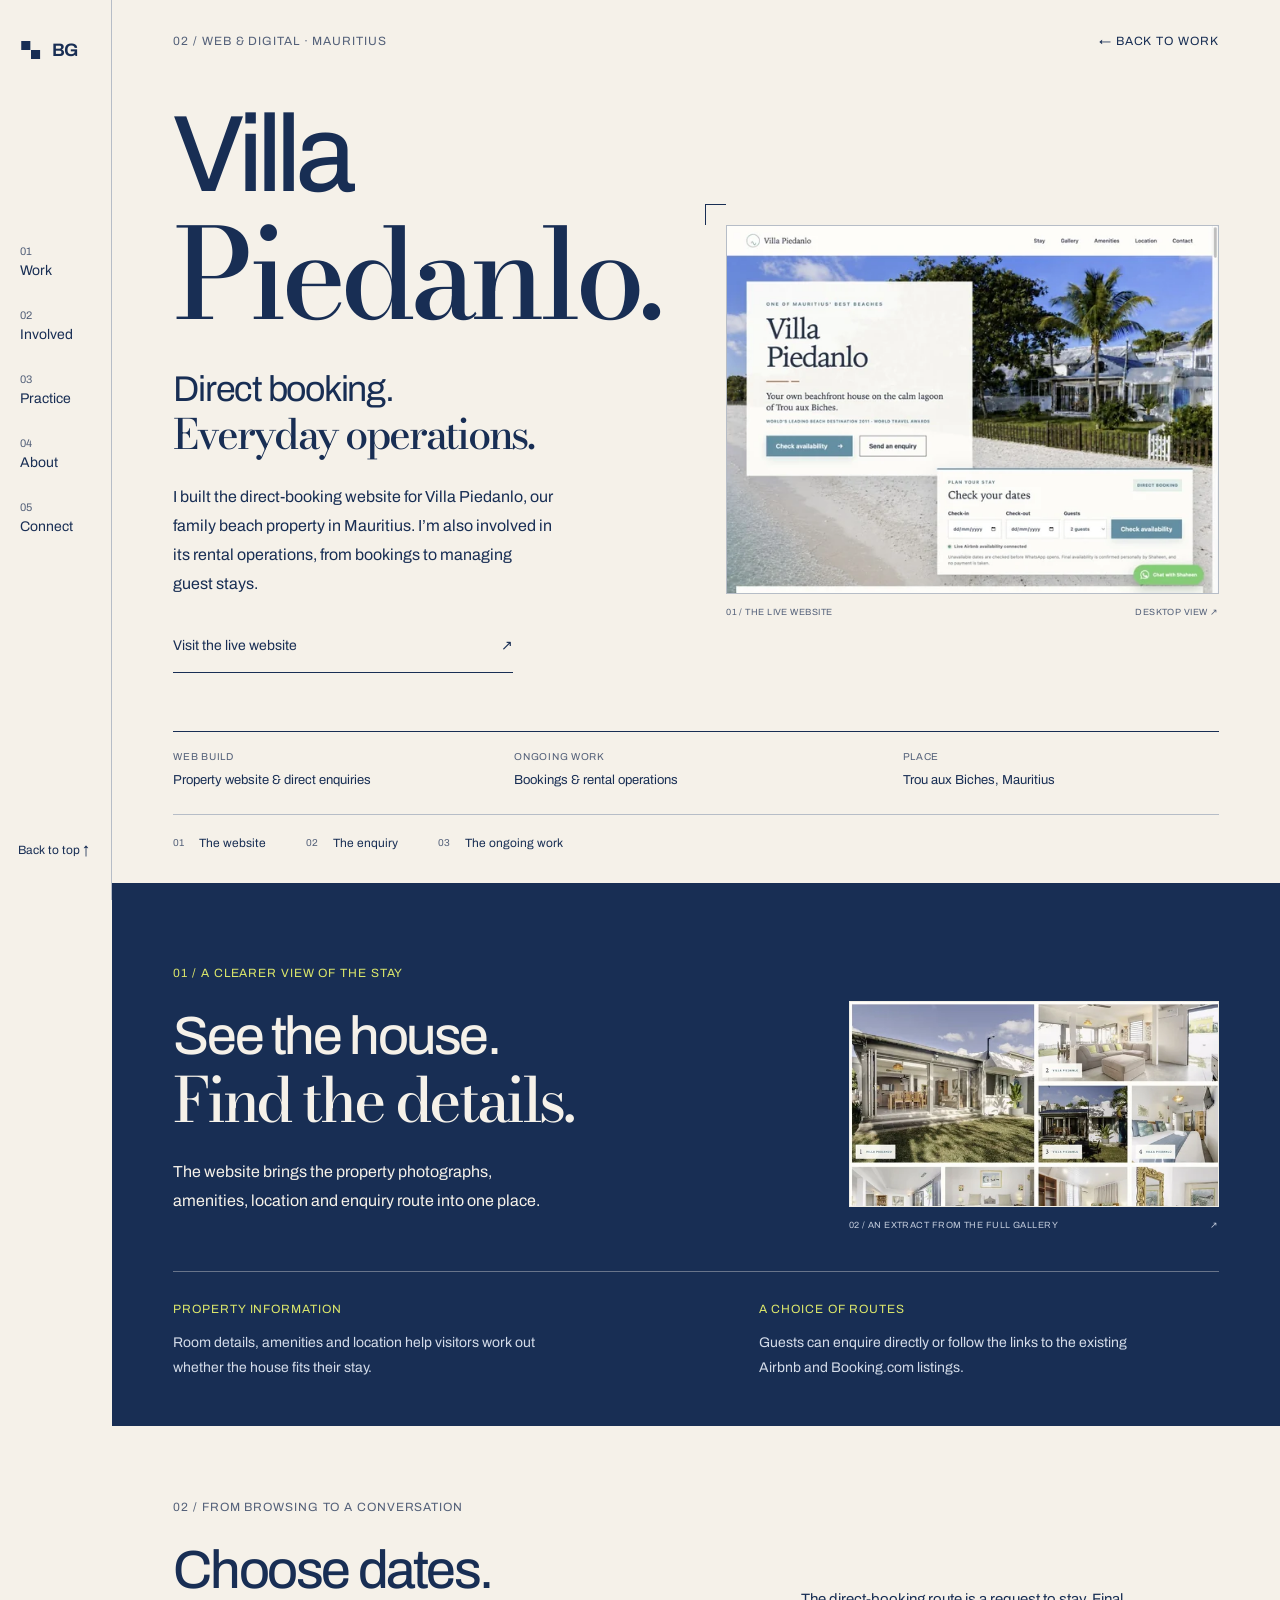
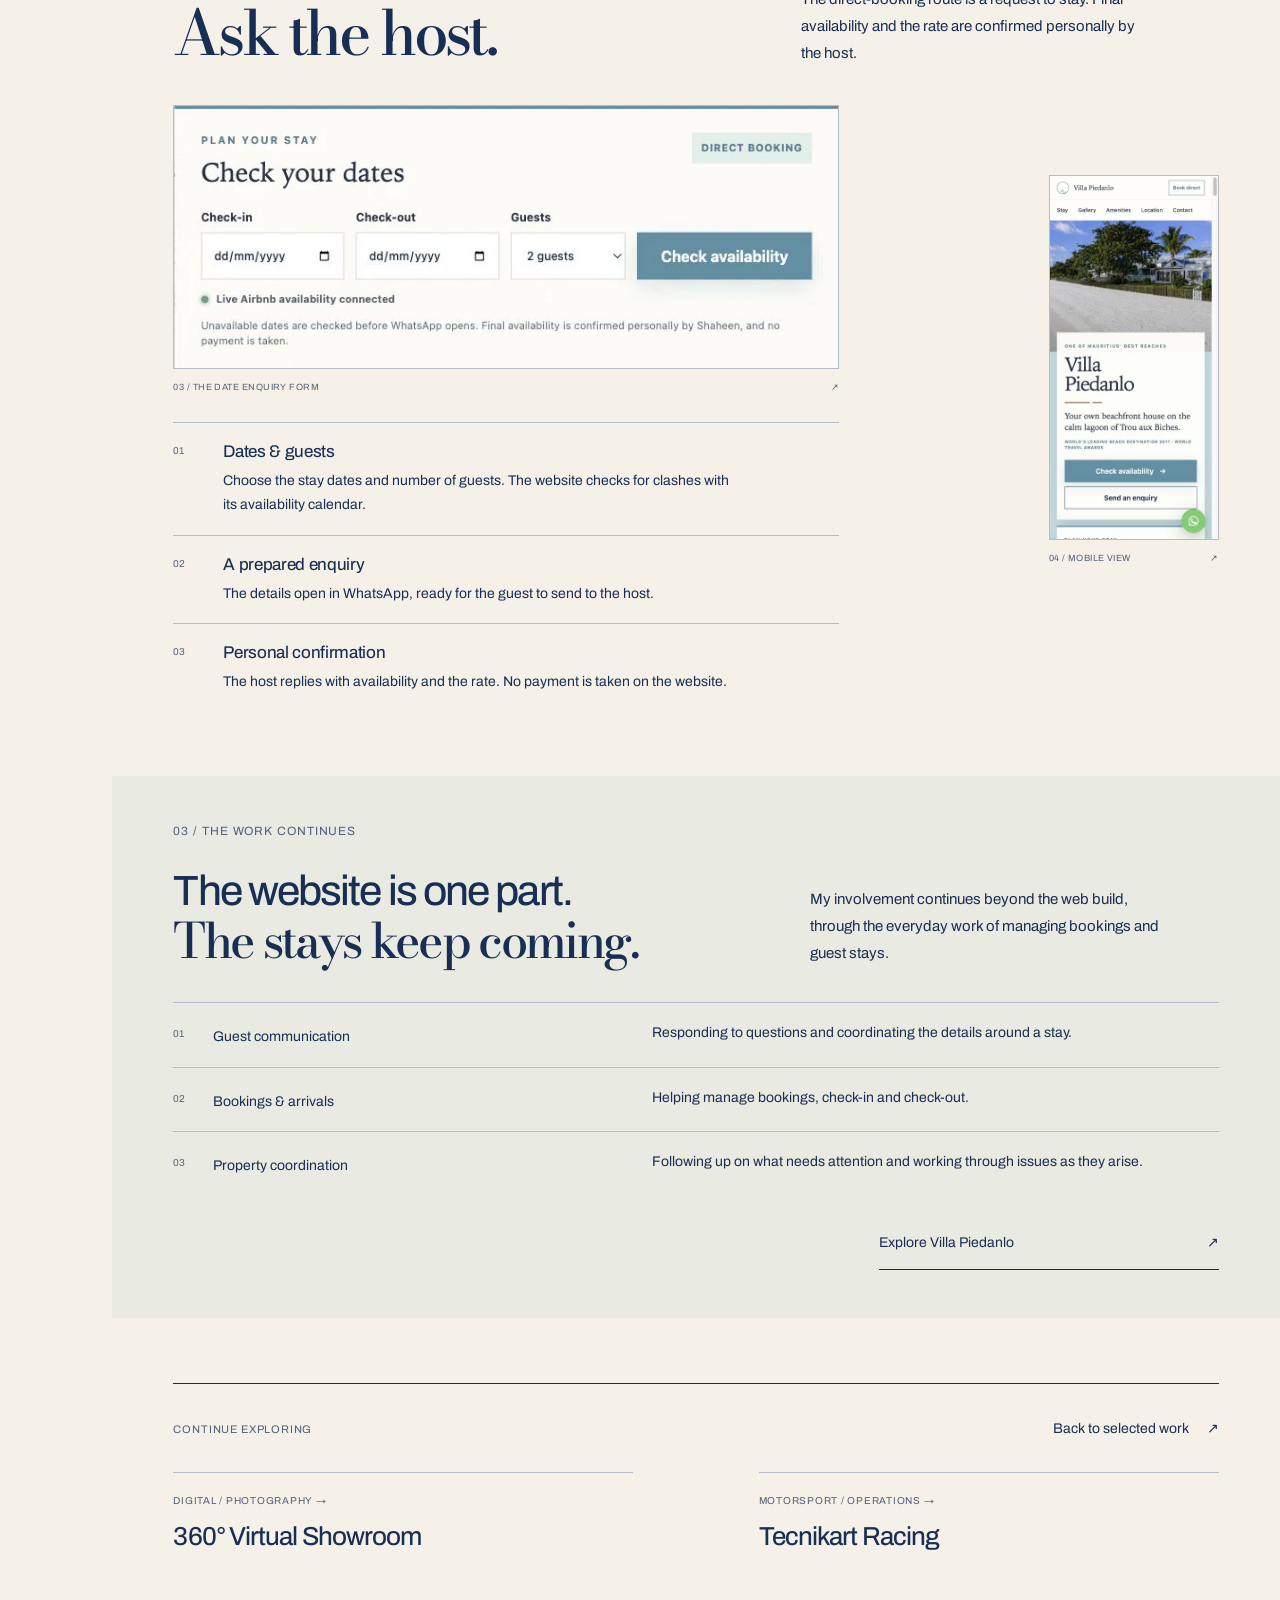
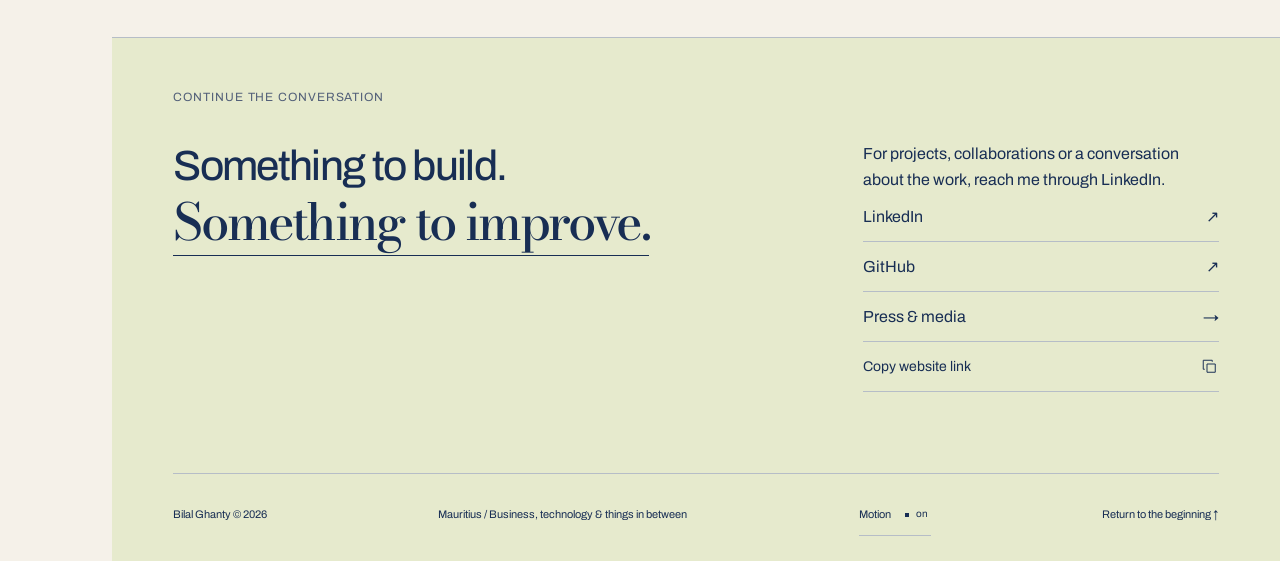
<file: projects/villa-piedanlo.html>
<!doctype html>
<html lang="en"><head>
<meta charset="utf-8"><meta name="viewport" content="width=device-width,initial-scale=1">
<title>Villa Piedanlo — Direct Booking Website — Bilal Ghanty</title><meta name="description" content="Bilal Ghanty built Villa Piedanlo’s direct-booking website and helps with bookings, guest stays and rental operations in Trou aux Biches, Mauritius."><meta name="author" content="Bilal Ghanty"><meta name="robots" content="index, follow">
<link rel="canonical" href="https://bilalghanty.com/projects/villa-piedanlo.html"><meta property="og:type" content="article"><meta property="og:title" content="Villa Piedanlo — Direct Booking Website — Bilal Ghanty"><meta property="og:description" content="Bilal Ghanty built Villa Piedanlo’s direct-booking website and helps with bookings, guest stays and rental operations in Trou aux Biches, Mauritius."><meta property="og:url" content="https://bilalghanty.com/projects/villa-piedanlo.html"><meta property="og:image" content="https://bilalghanty.com/assets/share-villa-piedanlo.jpg"><meta property="og:image:type" content="image/jpeg"><meta property="og:image:width" content="1200"><meta property="og:image:height" content="630"><meta property="og:image:alt" content="Villa Piedanlo — direct-booking website and rental operations, with an actual website screenshot."><meta property="og:site_name" content="Bilal Ghanty"><meta name="twitter:card" content="summary_large_image"><meta name="twitter:title" content="Villa Piedanlo — Direct Booking Website — Bilal Ghanty"><meta name="twitter:description" content="Bilal Ghanty built Villa Piedanlo’s direct-booking website and helps with bookings, guest stays and rental operations in Trou aux Biches, Mauritius."><meta name="twitter:image" content="https://bilalghanty.com/assets/share-villa-piedanlo.jpg"><meta name="twitter:image:alt" content="Villa Piedanlo — direct-booking website and rental operations, with an actual website screenshot."><meta name="theme-color" content="#f5f1e9">
<link rel="icon" href="/assets/favicon-192.png" type="image/png" sizes="192x192"/><link rel="icon" href="/assets/favicon-96.png" type="image/png" sizes="96x96"/><link rel="shortcut icon" href="/favicon.ico"/><link rel="preload" as="font" type="font/woff2" href="/assets/archivo.woff2" crossorigin><link rel="preload" as="font" type="font/woff2" href="/assets/bodoni.woff2" crossorigin>
<link rel="stylesheet" href="/assets/site.css"><link rel="stylesheet" href="/assets/villa-piedanlo.css"><script type="application/ld+json">{
  "@context": "https://schema.org",
  "@type": "CreativeWork",
  "name": "Villa Piedanlo — Direct Booking Website",
  "description": "Bilal Ghanty built Villa Piedanlo’s direct-booking website and helps with bookings, guest stays and rental operations in Trou aux Biches, Mauritius.",
  "url": "https://bilalghanty.com/projects/villa-piedanlo.html",
  "author": {
    "@type": "Person",
    "@id": "https://bilalghanty.com/#bilal",
    "name": "Bilal Ghanty",
    "url": "https://bilalghanty.com/"
  },
  "about": {
    "@type": "Thing",
    "name": "Villa Piedanlo"
  },
  "inLanguage": "en",
  "image": "https://bilalghanty.com/assets/villa-piedanlo/website-1265.webp",
  "@id": "https://bilalghanty.com/projects/villa-piedanlo.html#work",
  "isPartOf": {
    "@id": "https://bilalghanty.com/#website"
  }
}</script><script defer src="/assets/site.js"></script>
</head><body class="villa-feature" id="top">
<a class="skip" href="#main">Skip to content</a><div aria-hidden="true" class="reading-progress"><span></span></div><header class="rail"><a aria-label="Bilal Ghanty home" class="brand" href="/"><svg aria-hidden="true" viewbox="0 0 40 40"><path d="M5 6h14v14h15v14H20V20H5Z"></path></svg><span>BG</span></a><nav aria-label="Main navigation"><a data-section="projects" href="/#projects"><span>01</span>Work</a><a data-section="organisations" href="/#organisations"><span>02</span>Involved</a><a data-section="practice" href="/#practice"><span>03</span>Practice</a><a data-section="about" href="/#about"><span>04</span>About</a><a data-section="contact" href="/#contact"><span>05</span>Connect</a></nav>
<a class="rail-bottom" href="#top">Back to top ↑</a></header>

<div class="page"><main class="vp-feature" id="main" tabindex="-1">
<header class="vp-cover">
<div class="vp-meta eyebrow"><span>02 / WEB &amp; DIGITAL · MAURITIUS</span><a href="/#project-beach">← Back to work</a></div>
<div class="vp-cover-spread"><div class="vp-cover-copy"><h1>Villa<br><span class="serif">Piedanlo.</span></h1><p class="vp-deck">Direct booking.<br><span class="serif">Everyday operations.</span></p><p class="vp-intro">I built the direct-booking website for Villa Piedanlo, our family beach property in Mauritius. I’m also involved in its rental operations, from bookings to managing guest stays.</p><a class="vp-link" href="https://bilal2601.github.io/">Visit the live website <span aria-hidden="true">↗</span></a></div>
<figure class="vp-capture vp-opening"><a class="vp-image-link" href="/assets/villa-piedanlo/website-1265.webp" target="_blank" rel="noopener" aria-label="View the Villa Piedanlo website screenshot at full size (opens in a new tab)"><img src="/assets/villa-piedanlo/website-600.webp" srcset="/assets/villa-piedanlo/website-600.webp 600w, /assets/villa-piedanlo/website-1265.webp 1265w" sizes="(max-width:700px) 88vw, (max-width:1100px) 44vw, 510px" width="1265" height="949" alt="Villa Piedanlo homepage: property photography, navigation and a form for dates and guest count." loading="eager" fetchpriority="high" decoding="async"></a><figcaption><span>01 / The live website</span><span>Desktop view <span aria-hidden="true">↗</span></span></figcaption></figure></div>
<dl class="vp-facts"><div><dt>Web build</dt><dd>Property website &amp; direct enquiries</dd></div><div><dt>Ongoing work</dt><dd>Bookings &amp; rental operations</dd></div><div><dt>Place</dt><dd>Trou aux Biches, Mauritius</dd></div></dl>
</header>
<nav class="vp-contents" aria-label="On this page"><a href="#website"><span>01</span> The website</a><a href="#enquiry"><span>02</span> The enquiry</a><a href="#operations"><span>03</span> The ongoing work</a></nav>
<section class="vp-website" id="website" aria-labelledby="website-title"><div class="vp-website-heading"><p class="eyebrow">01 / A clearer view of the stay</p><h2 id="website-title">See the house.<br><span class="serif">Find the details.</span></h2><p>The website brings the property photographs, amenities, location and enquiry route into one place.</p></div>
<figure class="vp-capture vp-gallery"><a class="vp-image-link" href="/assets/villa-piedanlo/gallery-1175.webp" target="_blank" rel="noopener" aria-label="View the actual Villa Piedanlo gallery screenshot at full size (opens in a new tab)"><img src="/assets/villa-piedanlo/gallery-600.webp" srcset="/assets/villa-piedanlo/gallery-600.webp 600w, /assets/villa-piedanlo/gallery-1175.webp 1175w" sizes="(max-width:700px) 78vw, 370px" width="1175" height="650" alt="A crop of the live gallery interface showing the villa exterior, living room and bedrooms in a varied photo grid." loading="lazy" decoding="async"></a><figcaption>02 / An extract from the full gallery <span aria-hidden="true">↗</span></figcaption></figure>
<div class="vp-site-notes"><div><span class="eyebrow">Property information</span><p>Room details, amenities and location help visitors work out whether the house fits their stay.</p></div><div><span class="eyebrow">A choice of routes</span><p>Guests can enquire directly or follow the links to the existing Airbnb and Booking.com listings.</p></div></div>
</section>
<section class="vp-enquiry" id="enquiry" aria-labelledby="enquiry-title"><header class="vp-enquiry-head"><p class="eyebrow">02 / From browsing to a conversation</p><h2 id="enquiry-title">Choose dates.<br><span class="serif">Ask the host.</span></h2><p>The direct-booking route is a request to stay. Final availability and the rate are confirmed personally by the host.</p></header>
<div class="vp-enquiry-spread"><div class="vp-enquiry-main"><figure class="vp-capture vp-booking"><a class="vp-image-link" href="/assets/villa-piedanlo/booking-700.webp" target="_blank" rel="noopener" aria-label="View the real date enquiry form screenshot at full size (opens in a new tab)"><img src="/assets/villa-piedanlo/booking-700.webp" width="700" height="277" alt="The real date enquiry form with check-in, check-out, guest count and a note that the host confirms availability personally." loading="lazy" decoding="async"></a><figcaption>03 / The date enquiry form <span aria-hidden="true">↗</span></figcaption></figure>
<ol class="vp-journey"><li><span aria-hidden="true">01</span><div><h3>Dates &amp; guests</h3><p>Choose the stay dates and number of guests. The website checks for clashes with its availability calendar.</p></div></li><li><span aria-hidden="true">02</span><div><h3>A prepared enquiry</h3><p>The details open in WhatsApp, ready for the guest to send to the host.</p></div></li><li><span aria-hidden="true">03</span><div><h3>Personal confirmation</h3><p>The host replies with availability and the rate. No payment is taken on the website.</p></div></li></ol></div>
<figure class="vp-capture vp-mobile"><a class="vp-image-link" href="/assets/villa-piedanlo/mobile-375.webp" target="_blank" rel="noopener" aria-label="View the mobile website screenshot at full size (opens in a new tab)"><img src="/assets/villa-piedanlo/mobile-375.webp" width="375" height="812" alt="The actual mobile homepage with property image, Villa Piedanlo introduction and buttons to check availability or send an enquiry." loading="lazy" decoding="async"></a><figcaption>04 / Mobile view <span aria-hidden="true">↗</span></figcaption></figure></div>
</section>
<section class="vp-operations" id="operations" aria-labelledby="operations-title"><p class="eyebrow">03 / The work continues</p><div class="vp-operation-intro"><h2 id="operations-title">The website is one part.<br><span class="serif">The stays keep coming.</span></h2><p>My involvement continues beyond the web build, through the everyday work of managing bookings and guest stays.</p></div>
<dl class="vp-ledger"><div><dt><span aria-hidden="true">01</span> Guest communication</dt><dd>Responding to questions and coordinating the details around a stay.</dd></div><div><dt><span aria-hidden="true">02</span> Bookings &amp; arrivals</dt><dd>Helping manage bookings, check-in and check-out.</dd></div><div><dt><span aria-hidden="true">03</span> Property coordination</dt><dd>Following up on what needs attention and working through issues as they arise.</dd></div></dl>
<a class="vp-link" href="https://bilal2601.github.io/">Explore Villa Piedanlo <span aria-hidden="true">↗</span></a></section>
<nav class="project-trail" aria-label="Continue exploring the work"><div class="trail-heading"><span class="eyebrow">Continue exploring</span><a href="/#project-beach">Back to selected work <span aria-hidden="true">↗</span></a></div><div class="trail-links"><a class="lift-link" href="/360-virtual-showroom.html"><span class="eyebrow">Digital / photography →</span><strong>360° Virtual Showroom</strong></a><a class="lift-link" href="/projects/tecnikart-racing.html"><span class="eyebrow">Motorsport / operations →</span><strong>Tecnikart Racing</strong></a></div></nav>
</main><footer class="contact" id="contact"><div class="eyebrow">CONTINUE THE CONVERSATION</div>
<div class="contact-grid scroll-arrive"><h2>Something to build.<br/><span class="serif">Something to improve.</span></h2>
<div class="socials"><p class="contact-intro">For projects, collaborations or a conversation about the work, reach me through LinkedIn.</p><a href="https://www.linkedin.com/in/bilalghanty/">LinkedIn <span aria-hidden="true">↗</span></a><a href="https://github.com/bilalghanty">GitHub <span aria-hidden="true">↗</span></a><a href="/press.html" id="press">Press &amp; media <span aria-hidden="true">→</span></a><button class="copy-link" hidden="">Copy website link <span aria-hidden="true"><svg fill="none" height="18" stroke="currentColor" stroke-width="1.3" viewbox="0 0 24 24" width="18"><path d="M8 8h11v11H8Z M5 15H3V3h12v2"></path></svg></span></button><p class="share-status" role="status"></p></div>
</div>
<div class="colophon"><span>Bilal Ghanty © 2026</span><span>Mauritius / Business, technology &amp; things in between</span><button aria-label="Page animations" aria-pressed="true" class="motion-control" hidden="">Motion <span>on</span></button><a href="#top">Return to the beginning ↑</a></div>
</footer></div></body></html>
</file>
<file: assets/site.css>
@font-face{font-family:Archivo;src:url(archivo.woff2) format('woff2');font-weight:100 900;font-display:swap}
@font-face{font-family:Bodoni;src:url(bodoni.woff2) format('woff2');font-weight:500;font-display:swap}
:root{--paper:#f5f1e9;--ink:#182e54;--accent:#dce76b;--muted:#536079;--rule:#b6bdc7;--rail:112px;--gutter:clamp(24px,4.8vw,84px);--display:Bodoni,Georgia,serif;--ease:cubic-bezier(.22,.7,.2,1)}
*{box-sizing:border-box}html{scroll-behavior:smooth;scroll-padding-top:30px}body{margin:0;background:var(--paper);color:var(--ink);font:400 16px/1.6 Archivo,sans-serif;-webkit-font-smoothing:antialiased}h1,h2,h3,p,figure{margin:0}h1,h2,h3{font-weight:450}a{color:inherit;text-decoration:none}button{font:inherit}img{display:block;max-width:100%}p+p{margin-top:1.3em}::selection{background:var(--accent);color:var(--ink)}a:focus-visible,summary:focus-visible,button:focus-visible{outline:3px solid currentColor;outline-offset:6px}.serif{font-family:var(--display);font-weight:500;letter-spacing:-.055em}.eyebrow,figcaption,.colophon{font:400 .75rem/1.5 Archivo,sans-serif;letter-spacing:.075em;text-transform:uppercase}.skip{position:fixed;top:-100px;left:20px;background:var(--accent);color:var(--ink);padding:15px;z-index:30}.skip:focus{top:15px}.page{margin-left:var(--rail)}
/* The contents rail stays useful; the stepped mark connects two equal squares. */
.rail{position:fixed;inset:0 auto 0 0;width:var(--rail);border-right:1px solid var(--rule);padding:28px 18px;display:flex;flex-direction:column;z-index:5;background:var(--paper)}.brand{display:flex;align-items:center;gap:8px;min-height:44px;font-size:18px;font-weight:650;letter-spacing:-.04em}.brand svg{width:26px;height:26px;fill:var(--ink)}.rail nav{margin-top:clamp(80px,18vh,180px);display:flex;flex-direction:column;gap:8px}.rail nav a{position:relative;min-height:56px;display:flex;flex-direction:column;justify-content:center;font-size:14px;line-height:1.5;padding-left:2px}.rail nav a span{font-size:11px;color:var(--muted)}.rail nav a:before{content:'';position:absolute;width:5px;height:5px;left:-12px;top:32px;background:var(--ink);transform:scale(0);transition:transform .18s var(--ease)}.rail nav a:hover:before,.rail nav a[aria-current]:before{transform:scale(1)}.rail nav a[aria-current]{font-weight:600}.rail-bottom{font-size:12px;margin-top:auto;padding:12px 0}.cover{padding:28px var(--gutter) 22px;position:relative}.cover-meta{display:flex;justify-content:space-between;gap:30px}.cover-meta span:last-child{max-width:360px;text-align:right}.cover h1{font:500 clamp(75px,10.4vw,190px)/1.05 var(--display);letter-spacing:-.063em;margin:48px 0 0;white-space:nowrap}.name-stop{color:var(--ink);position:relative}.cross-rule{height:50px;position:relative;margin-top:5px;border-top:1px solid var(--ink);margin-right:23%}.cross-rule:after{content:'';position:absolute;right:0;top:-1px;height:50px;border-right:1px solid var(--ink)}.cross-rule span{position:absolute;right:-29.9%;bottom:0;width:29.9%;border-bottom:1px solid var(--ink)}.cross-rule span:after{content:'';width:9px;height:9px;background:var(--ink);position:absolute;right:0;top:-4px}.cover-body{display:grid;grid-template-columns:1fr 1.25fr;gap:10%;padding:20px 0 70px}.identity{padding-top:26px}.portrait{width:clamp(155px,15vw,230px);margin-left:14%}.portrait-frame{aspect-ratio:4/5;overflow:hidden;background:#c6cbd0}.portrait img{height:100%;width:100%;object-fit:cover;object-position:52% 35%}.portrait figcaption{display:flex;justify-content:space-between;margin-top:10px;font-size:11px;letter-spacing:.06em}.identity>p{font-size:14px;line-height:1.8;margin:35px 0 0 14%;color:var(--muted)}.cover-thought>.eyebrow{display:block;margin-bottom:20px}.cover-thought>p{font-size:clamp(42px,4.6vw,82px);line-height:1.06;letter-spacing:-.045em}.cover-thought>p .serif{font-size:1.3em;line-height:1.06}.small-stop{color:inherit}.cover-foot{margin-top:32px;max-width:365px}.cover-foot>p{font-size:16px;line-height:1.65}.line-link{display:flex;justify-content:space-between;gap:20px;min-height:48px;align-items:center;border-bottom:1px solid;margin-top:18px;font-size:14px}.line-link span{transition:transform .2s var(--ease)}.line-link:hover span{transform:translateY(4px)}.cover-bottom{display:flex;justify-content:space-between;gap:20px;border-top:1px solid var(--rule);padding-top:15px;color:var(--muted)}
/* The project index is an offset spread rather than identical cards. */
.projects{background:var(--ink);color:var(--paper);padding:70px var(--gutter) 25px}.work-intro{display:grid;grid-template-columns:1.2fr 1fr;gap:12%;align-items:end;margin-bottom:75px}.work-intro .eyebrow{color:var(--accent)}.work-intro h2{font-size:clamp(48px,5.1vw,86px);line-height:.98;letter-spacing:-.05em;margin-top:25px}.work-intro h2 .serif{font-size:1.2em}.work-intro>p{font-size:16px;line-height:1.9;max-width:340px;padding-bottom:8px}.connections{display:grid;grid-template-columns:1.15fr 1fr;gap:0 8%;position:relative}.entry{display:block;position:relative;min-width:0;padding:23px 0 35px;border-top:1px solid #f4f5ef80}.entry-top{display:flex;justify-content:space-between;gap:20px;align-items:start;font-size:12px;color:var(--accent)}.entry h3{font-size:clamp(38px,4.2vw,68px);line-height:1.06;letter-spacing:-.045em;transition:transform .3s var(--ease)}.entry h3 .serif{font-size:1.12em}.entry p{font-size:16px;line-height:1.7;max-width:330px}.entry .open-label{font-size:12px;white-space:nowrap}.entry .open-label span{display:inline-block;transition:transform .2s var(--ease)}.entry:hover .open-label span{transform:translate(3px,-3px)}.entry:hover h3{transform:translateX(5px)}.entry:after{content:'';position:absolute;top:-2px;left:0;height:3px;width:35px;background:var(--accent);transition:width .3s var(--ease)}.entry:hover:after,.entry:focus-visible:after{width:100%}.entry:focus-visible{outline-color:var(--accent)}.entry-industrial{padding-top:23px;align-self:start}.entry-industrial h3{margin:47px 0 30px;font-size:clamp(54px,6vw,97px)}.entry-industrial .serif{font-size:1em}.entry-bottom{display:flex;justify-content:space-between;gap:25px;align-items:end}.entry-note{max-width:100px;text-align:right;font-size:11px;opacity:.7}.entry-showroom{margin-top:160px;border-left:1px solid #f4f5ef80;padding-left:30px}.entry-showroom:before{content:'';position:absolute;left:-19%;top:-161px;width:19%;height:160px;border-top:1px solid var(--accent);border-right:1px solid var(--accent)}.aperture{position:relative;width:130px;aspect-ratio:1;margin:35px 0 30px;border:1px solid #f4f5ef70;border-radius:50%;display:grid;place-items:center}.aperture span{font-size:28px;letter-spacing:-.04em}.aperture:before{content:'';position:absolute;inset:12px;border-top:1px solid var(--accent);border-right:1px solid var(--accent);border-radius:50%;transform:rotate(-45deg);transition:transform .5s var(--ease)}.entry-showroom:hover .aperture:before{transform:rotate(45deg)}.aperture i{position:absolute;width:6px;height:6px;background:var(--accent);right:-3px;top:50%}.entry-showroom h3{font-size:clamp(30px,3.1vw,51px);margin-bottom:24px}.entry-showroom>.open-label{display:block;margin-top:24px}.entry-quads{grid-column:1/-1;margin-top:60px;padding-bottom:60px;display:grid;grid-template-columns:1.2fr 1fr;column-gap:15%}.entry-quads .entry-top{grid-column:1/-1;margin-bottom:35px}.entry-quads h3{font-size:clamp(58px,6.6vw,108px)}.entry-quads .entry-bottom{display:block;align-self:center}.entry-quads .entry-bottom>.open-label{display:block;margin-top:28px}.route-line{grid-column:1/-1;height:55px;margin-top:38px;border-bottom:1px solid var(--accent);width:68%;position:relative}.route-line:after{content:'';position:absolute;height:55px;right:0;bottom:-1px;border-right:1px solid var(--accent)}.route-line span{position:absolute;bottom:54px;right:-47%;width:47%;border-bottom:1px solid var(--accent)}.entry-ai{grid-column:2;margin-top:15px;padding-bottom:70px}.entry-ai h3{font-size:clamp(34px,3.6vw,58px);margin:35px 0 24px}.entry-ai>.open-label{display:block;margin-top:30px}.work-end{display:flex;justify-content:space-between;gap:25px;padding-top:20px;border-top:1px solid #f4f5ef50;font-size:11px;color:#bdc8da}.background{padding:75px var(--gutter) 100px}.background>.eyebrow{color:var(--muted)}.background-grid{display:grid;grid-template-columns:1.2fr 1fr;gap:12%;margin-top:65px}.background h2{font-size:clamp(44px,4.8vw,78px);line-height:1.05;letter-spacing:-.05em}.background h2 .serif{font-size:1.14em}.margin-label{margin-top:75px;padding-left:25px;border-left:1px solid;position:relative;color:var(--muted)}.margin-label:before{content:'';width:7px;height:7px;background:var(--ink);position:absolute;left:-4px;top:6px}.background-copy{max-width:470px;font-size:16px;line-height:1.8}.lead{font-size:23px;line-height:1.5;letter-spacing:-.02em}.background details{margin-top:35px;border-top:1px solid var(--rule);border-bottom:1px solid var(--rule)}summary{cursor:pointer;list-style:none;display:flex;justify-content:space-between;gap:20px;align-items:center;min-height:65px;font-size:15px}summary::-webkit-details-marker{display:none}summary span{font-size:25px;transition:transform .2s}details[open] summary span{transform:rotate(45deg)}details>div{padding:5px 0 24px;font-size:15px}.press-note{margin:0 var(--gutter);padding:35px 0 45px;border-top:1px solid var(--ink);display:grid;grid-template-columns:1fr 2fr;gap:20px 12%}.press-note>a{font-size:clamp(30px,3.4vw,55px);line-height:1.15;letter-spacing:-.035em;position:relative;padding-right:50px}.press-arrow{position:absolute;right:0;top:0;transition:transform .2s}.press-note>a:hover .press-arrow{transform:translate(4px,-4px)}.press-note>p{grid-column:2;font-size:14px;line-height:1.8;color:var(--muted)}.contact{padding:50px var(--gutter) 25px;background:#e6eacd;border-top:1px solid var(--rule)}.contact .eyebrow{color:var(--muted)}.contact-grid{display:grid;grid-template-columns:1.5fr 1fr;gap:15%;margin-top:35px}.contact h2{font-size:clamp(31px,3.3vw,54px);line-height:1.2;letter-spacing:-.04em}.contact h2 .serif{font-size:1.2em}.socials{display:flex;flex-direction:column}.socials a{display:flex;justify-content:space-between;gap:20px;min-height:50px;align-items:center;border-bottom:1px solid var(--rule);font-size:16px}.socials a span{transition:transform .2s}.socials a:hover span{transform:translate(3px,-3px)}.colophon{display:flex;justify-content:space-between;gap:25px;align-items:center;margin-top:50px;border-top:1px solid var(--rule);padding-top:18px;font-size:11px;text-transform:none;letter-spacing:0}.colophon a{min-height:44px;display:flex;align-items:center}
@view-transition{navigation:auto}::view-transition-old(root){animation:exit .12s ease both}::view-transition-new(root){animation:enter .2s ease both}@keyframes exit{to{opacity:0}}@keyframes enter{from{opacity:0;transform:translateY(4px)}to{opacity:1;transform:none}}
@media(min-width:1700px){.cover h1{font-size:10.7vw}.cover-body{padding-bottom:100px}}
@media(max-width:1000px){:root{--rail:90px;--gutter:30px}.rail{padding:20px 12px}.rail nav a:before{left:-7px}.brand{gap:4px}.brand svg{width:22px}.cover-meta{font-size:11px}.cover h1{font-size:10vw}.cover-body{gap:8%;grid-template-columns:1fr 1.4fr}.portrait{margin-left:0;width:165px}.identity>p{margin-left:0;font-size:13px}.entry-top{flex-wrap:wrap;font-size:11px}.entry-industrial .open-label{display:none}.connections{gap:0 6%}.entry-showroom{padding-left:20px}.entry p{font-size:15px}.entry-bottom{display:block}.entry-note{display:block;text-align:left;margin-top:20px}.background-grid{gap:8%}.background h2{font-size:4.9vw}.lead{font-size:21px}.contact-grid{gap:8%}}
@media(max-width:700px){:root{--rail:0px;--gutter:22px}.page{margin:0}.rail{position:relative;inset:auto;width:auto;flex-direction:row;align-items:center;justify-content:space-between;gap:22px;padding:14px 22px;border-right:0;border-bottom:1px solid var(--rule)}.brand{font-size:17px}.brand svg{width:24px}.rail nav{flex-direction:row;margin:0;gap:17px}.rail nav a{min-height:44px;font-size:13px;padding:0}.rail nav a span{font-size:10px}.rail nav a:before{left:0;top:auto;bottom:-7px;width:100%;height:2px}.rail-bottom{display:none}.cover{padding-top:22px}.cover-meta{font-size:10px;gap:15px;line-height:1.6}.cover-meta span:first-child{max-width:95px}.cover-meta span:last-child{max-width:200px}.cover h1{font-size:12.5vw;line-height:1.15;letter-spacing:-.06em;margin-top:35px}.cross-rule{height:30px;margin-right:25%;margin-top:15px}.cross-rule:after{height:30px}.cross-rule span{right:-33.33%;width:33.33%}.cover-body{display:grid;grid-template-columns:105px 1fr;gap:22px;padding-top:18px;padding-bottom:35px;align-items:start}.identity{padding-top:23px}.portrait{width:105px;margin:0}.portrait-frame{aspect-ratio:3/4}.portrait figcaption{font-size:9px;margin-top:8px;letter-spacing:0}.identity>p{font-size:11px;line-height:1.7;margin:20px 0 0}.cover-thought>.eyebrow{font-size:10px;letter-spacing:.055em;margin-bottom:15px}.cover-thought>p{font-size:clamp(26px,6.7vw,45px);line-height:1.13;letter-spacing:-.05em}.cover-thought>p .serif{font-size:1.22em}.cover-foot{margin-top:23px}.cover-foot>p{font-size:14px;line-height:1.65}.line-link{font-size:12px;margin-top:15px;gap:10px}.cover-bottom{font-size:10px;letter-spacing:0;gap:15px}.projects{padding-top:45px}.work-intro{grid-template-columns:1fr;gap:25px;margin-bottom:45px}.work-intro h2{font-size:48px;margin-top:22px}.work-intro>p{font-size:14px;padding:0;margin-left:22%;max-width:250px}.connections{grid-template-columns:1fr;gap:0}.entry{padding:20px 0 30px}.entry-top{font-size:10px;flex-wrap:nowrap}.entry h3{transform:none!important}.entry p{font-size:15px}.entry-industrial h3{font-size:56px;margin:35px 0 22px}.entry-industrial .open-label{display:block;font-size:10px}.entry-industrial .entry-bottom{display:flex;gap:20px}.entry-industrial .entry-note{font-size:9px;max-width:80px;text-align:right;align-self:end}.entry-showroom{grid-column:1;margin:65px 0 0 17%;padding-left:20px}.entry-showroom:before{top:-66px;height:65px;left:-20.5%;width:20.5%}.aperture{width:85px;margin:25px 0}.aperture span{font-size:20px}.entry-showroom h3{font-size:31px}.entry-showroom .open-label{font-size:11px}.entry-quads{display:block;grid-column:1;margin-top:50px;padding-bottom:35px}.entry-quads .entry-top{margin-bottom:25px}.entry-quads h3{font-size:57px}.entry-quads .entry-bottom{margin-top:25px;margin-left:12%}.entry-quads .entry-bottom>.open-label{font-size:11px}.route-line{height:35px;margin-top:30px}.route-line:after{height:35px}.route-line span{bottom:34px}.entry-ai{grid-column:1;margin:30px 0 0 17%;padding-bottom:40px}.entry-ai h3{font-size:33px;margin-top:25px}.entry-ai>.open-label{font-size:11px}.work-end{font-size:9px;letter-spacing:.03em}.work-end span:first-child{max-width:200px}.background{padding-top:45px;padding-bottom:55px}.background>.eyebrow{font-size:10px}.background-grid{grid-template-columns:1fr;gap:35px;margin-top:35px}.background h2{font-size:45px}.margin-label{display:none}.background-copy{margin-left:12%;font-size:15px}.lead{font-size:21px}.background details{margin-top:25px}.press-note{grid-template-columns:1fr;gap:25px;padding-top:30px;padding-bottom:35px}.press-note>.eyebrow{font-size:10px}.press-note>a{font-size:32px;margin-left:12%}.press-note>p{grid-column:1;margin-left:12%;font-size:13px}.contact{padding-top:35px}.contact>.eyebrow{font-size:10px}.contact-grid{grid-template-columns:1fr;gap:25px;margin-top:25px}.contact h2{font-size:32px}.socials{margin-left:12%}.socials a{font-size:15px}.colophon{flex-wrap:wrap;font-size:10px;gap:15px;margin-top:35px}.colophon span:nth-child(2){max-width:165px}.colophon a{width:100%;border-top:1px solid var(--rule)}}
@media(max-width:360px){.rail{padding-left:16px;padding-right:16px;gap:10px}.rail nav{gap:12px}.rail nav a{font-size:12px}:root{--gutter:18px}.cover-body{grid-template-columns:86px 1fr;gap:17px}.portrait{width:86px}.cover-thought>p{font-size:25px}.cover-foot>p{font-size:13px}.identity>p{font-size:10px}.line-link{font-size:11px}.cover-thought>.eyebrow{font-size:9px}.entry-industrial h3{font-size:50px}}
@media(prefers-reduced-motion:reduce){html{scroll-behavior:auto}*,*:before,*:after{animation:none!important;transition:none!important}::view-transition-group(*),::view-transition-old(*),::view-transition-new(*){animation:none!important}}
/* Review 02: actual project names, a denser operational inset, stronger cover. */
@media(min-width:1001px){.cover h1{font-size:clamp(100px,12.3vw,230px);margin-top:42px}.cover-body{padding-bottom:55px}}
.practice-list{list-style:none;padding:0;margin:28px 0 0;display:grid;grid-template-columns:1fr 1fr;gap:0 25px;max-width:390px;font-size:13px;color:#d3dced}.practice-list li{padding:8px 0;border-top:1px solid #f4f5ef35}.ai-organiser{display:block;margin-top:30px;font-size:12px;color:#bdc8da}.entry-ai h3{margin-top:15px;font-size:clamp(48px,5.5vw,90px)}.entry-ai h3 .serif{font-size:1.14em}.entry-showroom h3{font-size:clamp(35px,3.5vw,58px);font-weight:450}.entry-showroom .aperture{width:100px}.entry-showroom{margin-top:130px}.entry-showroom:before{top:-131px;height:130px}
@media(max-width:700px){.practice-list{font-size:12px;gap:0 15px;margin-top:25px}.entry-showroom{margin-top:55px}.entry-showroom:before{top:-56px;height:55px}.entry-showroom h3{font-size:33px}.entry-showroom .aperture{width:85px}.entry-ai h3{font-size:52px}.ai-organiser{font-size:11px;margin-top:25px}.cover h1{font-size:13.7vw}.identity>p{font-size:12px}.portrait figcaption{font-size:10px}}
/* Shared feature grammar. Each story uses a different reading rhythm. */
.feature{padding:35px var(--gutter) 75px}.feature-meta{display:flex;justify-content:space-between;gap:25px}.feature-meta a{min-height:44px;display:flex;align-items:flex-start}.feature-meta a:hover{text-decoration:underline;text-underline-offset:5px}.feature-cover{border-bottom:1px solid var(--ink);padding-bottom:55px}.feature-cover h1{font-size:clamp(72px,8vw,145px);letter-spacing:-.055em;line-height:.98;margin:45px 0}.feature-cover h1>.serif{font-size:1.28em}.feature-subtitle{font-size:.5em;letter-spacing:-.04em}.feature-cover-bottom{display:grid;grid-template-columns:1fr 1.6fr;gap:12%;align-items:start}.feature-cover-bottom>p{font-size:clamp(18px,1.6vw,25px);line-height:1.6;max-width:620px}.feature-cover-bottom>.eyebrow{padding-top:6px;color:var(--muted);line-height:1.8}.feature-prose{display:grid;grid-template-columns:1fr 1.6fr;gap:12%;padding:60px 0}.feature h2{font-size:27px;line-height:1.2;letter-spacing:-.03em}.feature-prose>div{max-width:640px}.feature-prose p{font-size:17px;line-height:1.8}.register{margin:25px calc(-1 * var(--gutter)) 0;padding:50px var(--gutter);background:#e4e9ec}.register-head{display:flex;justify-content:space-between;gap:35px;align-items:baseline;padding-bottom:30px}.register-head h2{font-size:36px}.register-head .eyebrow{color:var(--muted)}.register ol,.production ol{list-style:none;counter-reset:items;margin:0;padding:0}.register li{counter-increment:items;display:grid;grid-template-columns:50px 1fr 1.6fr;gap:25px;padding:25px 0;border-top:1px solid var(--rule);align-items:start}.register li:before{content:'0' counter(items);font-size:12px;padding-top:5px;color:var(--muted)}.register li h3{font-size:24px;line-height:1.3;letter-spacing:-.025em}.register li p{font-size:16px;line-height:1.8}.feature-closing{display:grid;grid-template-columns:1fr 1fr;gap:12%;padding-top:70px}.feature-closing h2{font-size:23px;margin-bottom:25px}.feature-closing p{font-size:17px;line-height:1.8}.related{border-top:1px solid var(--ink);display:grid;grid-template-columns:1fr 30px;gap:15px;padding:20px 0;margin-top:30px;align-items:center;min-height:90px}.related>.eyebrow{grid-column:1/-1;font-size:11px;color:var(--muted)}.related>span:nth-child(2){font-size:25px;line-height:1.2;letter-spacing:-.025em}.related>span:last-child{font-size:25px;transition:transform .2s}.related:hover>span:last-child{transform:translate(4px,-4px)}.quads-feature .feature-cover h1{font-size:clamp(80px,11vw,190px);font-weight:580;line-height:.9;margin-bottom:35px}.quads-feature .feature-cover h1>.serif{font-size:.76em;font-weight:500;margin-left:16%;line-height:1.15}.quads-connect{width:70%;height:40px;margin:30px 0 45px;border-top:1px solid;position:relative}.quads-connect:after{content:'';position:absolute;right:0;top:-1px;height:40px;border-right:1px solid}.quads-connect span{width:43%;position:absolute;right:-43%;bottom:0;border-bottom:1px solid}.quads-feature .register{background:var(--ink);color:var(--paper)}.quads-feature .register-head .eyebrow,.quads-feature .register li:before{color:var(--accent)}.quads-feature .register li{border-color:#f4f5ef60}.quads-reflection{padding-top:65px;display:grid;grid-template-columns:1fr 1.4fr;gap:15%;align-items:start}.quads-reflection section:first-child{padding-top:65px}.quads-reflection h2{font-size:30px;margin-bottom:25px}.quads-reflection p{font-size:17px;line-height:1.8}.showroom-feature h1{display:flex;gap:8%;align-items:center;margin:45px 0 55px;font-size:clamp(40px,4.6vw,76px)}.showroom-feature h1>.angle-title{font-size:clamp(140px,15vw,250px);line-height:1}.spatial-sequence{display:flex;gap:25px;justify-content:space-between;align-items:center;padding:30px 0;font-size:14px;border-bottom:1px solid var(--rule)}.spatial-sequence span:nth-child(even){font-size:22px;color:var(--muted)}.spatial-story{display:grid;grid-template-columns:1fr 1fr;gap:75px 12%;margin:65px 0}.spatial-story section{position:relative}.spatial-story .eyebrow{color:var(--muted)}.spatial-story h2{font-size:34px;line-height:1.2;margin:20px 0 25px}.spatial-story p{font-size:17px;line-height:1.8}.spatial-story section:nth-child(2){margin-top:100px}.spatial-story section:nth-child(3){margin-left:12%}.spatial-story section:nth-child(4){margin-top:110px}.showroom-feature>.related{margin-left:54%;margin-top:0}.organiser{margin-top:30px}.ai-feature .feature-cover h1{margin-top:25px;font-size:clamp(74px,9vw,160px);line-height:1.05}.ai-feature .feature-cover h1>.serif{font-size:1.3em}.production{padding:45px 0 20px}.production ol{margin-left:18%;border-left:1px solid var(--ink)}.production li{counter-increment:items;padding:0 0 40px 35px;position:relative;display:grid;grid-template-columns:1fr 1fr;gap:10%}.production li:before{content:'0' counter(items);position:absolute;left:-18px;top:5px;background:var(--paper);font-size:12px;line-height:35px;width:35px;text-align:center}.production li:last-child{padding-bottom:0}.production h3{font:500 38px/1.1 var(--display);letter-spacing:-.045em}.production p{font-size:16px;line-height:1.8}.ai-feature .feature-closing{border-top:1px solid var(--rule);margin-top:60px;padding-top:45px}.dossier-cover{padding-bottom:45px;border-bottom:1px solid}.dossier-title{display:flex;justify-content:space-between;gap:50px;align-items:center;margin-top:35px}.dossier-title h1{font-size:clamp(65px,8vw,135px);line-height:.98;letter-spacing:-.05em}.dossier-title h1>.serif{font-size:1.2em}.dossier-title figure{width:165px;margin-right:8%}.press-portrait{aspect-ratio:3/4;overflow:hidden}.press-portrait img{width:100%;height:100%;object-fit:cover;object-position:52% 32%}.dossier-title figcaption{font-size:10px;margin-top:12px;letter-spacing:.025em}.dossier-cover>p{margin-top:30px;max-width:550px;font-size:18px;line-height:1.7}.dossier-contents{display:flex;flex-wrap:wrap;gap:15px 30px;margin-top:30px;font-size:14px}.dossier-contents a{min-height:44px;display:flex;align-items:center;border-bottom:1px solid var(--rule)}.bio-section,.press-work,.press-resources,.press-coverage,.press-enquiries{display:grid;grid-template-columns:1fr 1.6fr;gap:12%;padding:50px 0;border-bottom:1px solid var(--rule)}.bio-section h2,.press-resources h2,.press-enquiries h2{margin-top:20px}.bio-section h3{font-size:17px;font-weight:600;margin:35px 0 18px}.bio-section p{font-size:17px;line-height:1.8}.copy-bio{display:inline-flex;gap:20px;align-items:center;background:transparent;border:0;border-bottom:1px solid var(--rule);color:inherit;margin-top:25px;padding:10px 0;cursor:pointer;min-height:44px;font-size:14px}.copy-bio[hidden]{display:none}.copy-status{font-size:12px!important;margin-top:15px;max-width:240px}.press-work article{padding:25px 0;border-bottom:1px solid var(--rule)}.press-work article:first-child{padding-top:0}.press-work article:last-child{border:0;padding-bottom:0}.press-work article>.eyebrow{font-size:11px;color:var(--muted)}.press-work h2{font-size:25px;margin:12px 0 15px}.press-work p{font-size:16px;line-height:1.8}.press-work a{display:inline-flex;min-height:44px;align-items:center;font-size:14px;text-decoration:underline;text-underline-offset:5px;margin-top:10px}.press-resources{background:#e6eacd;margin:0 calc(-1 * var(--gutter));padding:45px var(--gutter)}.press-resources p,.press-coverage p,.press-enquiries p{font-size:17px;line-height:1.8}.download-link{display:flex;justify-content:space-between;align-items:center;min-height:55px;border-bottom:1px solid var(--ink);margin-top:25px;gap:20px}.resource-meta{font-size:11px;display:block;margin-top:12px;color:var(--muted)}.approved-links{display:flex;gap:30px;margin-top:15px;font-size:14px}.approved-links a{display:flex;align-items:center;min-height:44px}.missing{min-height:70vh;padding-top:60px}.missing h1{font-size:clamp(130px,22vw,350px);letter-spacing:-.07em;line-height:1.2}.missing .line-link{max-width:400px}.article-body{max-width:65ch;font-size:18px;line-height:1.8}.article-body p+p{margin-top:1.5em}.article-body h2{font-size:32px;margin:2em 0 .8em}.article-body blockquote{margin:40px 0;font:500 36px/1.25 var(--display);letter-spacing:-.025em;padding-left:25px;border-left:1px solid}.article-body figure{margin:40px 0}.article-body figcaption{margin-top:12px;color:var(--muted)}.article-body a{text-decoration:underline;text-underline-offset:5px}
@media(max-width:1000px){.feature-cover-bottom,.feature-prose,.bio-section,.press-work,.press-resources,.press-coverage,.press-enquiries{gap:8%;grid-template-columns:1fr 1.8fr}.register li{grid-template-columns:30px 1fr 1.5fr;gap:20px}.register li h3{font-size:21px}.register-head h2{font-size:30px}.feature-closing{gap:8%}.feature-cover h1{font-size:9vw}.showroom-feature h1{font-size:5vw}.showroom-feature h1>.angle-title{font-size:17vw}.production ol{margin-left:10%}.production li{gap:8%;padding-left:25px}.production h3{font-size:30px}.dossier-title figure{margin-right:0;width:140px}.dossier-title h1{font-size:9vw}}
@media(max-width:700px){.feature{padding-top:22px;padding-bottom:45px}.feature-meta{font-size:10px;gap:15px}.feature-meta span{max-width:210px}.feature-cover{padding-bottom:35px}.feature-cover h1{font-size:17vw;margin:30px 0;line-height:1}.feature-subtitle{font-size:.64em}.feature-cover-bottom{grid-template-columns:1fr;gap:20px}.feature-cover-bottom>.eyebrow{font-size:10px;padding:0}.feature-cover-bottom>p{font-size:18px;line-height:1.7;margin-left:12%}.feature-prose{grid-template-columns:1fr;gap:25px;padding:40px 0}.feature h2{font-size:25px}.feature-prose>div{margin-left:12%}.feature-prose p{font-size:16px}.register{padding-top:35px;padding-bottom:35px;margin-top:0}.register-head{display:block;padding-bottom:25px}.register-head .eyebrow{font-size:10px;display:block;margin-bottom:18px}.register-head h2{font-size:31px}.register li{grid-template-columns:25px 1fr;gap:12px 15px;padding:22px 0}.register li h3{font-size:23px}.register li p{grid-column:2;font-size:15px}.register li:before{font-size:11px}.feature-closing{grid-template-columns:1fr;gap:40px;padding-top:40px}.feature-closing h2{font-size:23px;margin-bottom:20px}.feature-closing p{font-size:16px}.feature-closing section:nth-child(2){margin-left:12%}.related>span:nth-child(2){font-size:24px}.quads-feature .feature-cover h1{font-size:22vw}.quads-feature .feature-cover h1>.serif{margin-left:10%;font-size:.77em}.quads-connect{height:30px;margin-bottom:35px}.quads-connect:after{height:30px}.quads-reflection{grid-template-columns:1fr;gap:35px;padding-top:40px}.quads-reflection section:first-child{padding-top:0}.quads-reflection section:last-child{margin-left:12%}.quads-reflection p{font-size:16px}.quads-reflection h2{font-size:25px}.showroom-feature h1{display:block;font-size:13vw;margin:30px 0}.showroom-feature h1>.angle-title{display:block;font-size:38vw;margin-bottom:25px}.spatial-sequence{font-size:12px;gap:12px;flex-wrap:wrap;padding:22px 0;justify-content:start}.spatial-sequence span:nth-child(even){font-size:18px}.spatial-story{display:block;margin:40px 0}.spatial-story section{margin-bottom:40px}.spatial-story section:nth-child(2),.spatial-story section:nth-child(3),.spatial-story section:nth-child(4){margin-top:0;margin-left:12%}.spatial-story h2{font-size:30px;margin:18px 0 20px}.spatial-story p{font-size:16px}.showroom-feature>.related{margin-left:12%}.ai-feature .feature-cover h1{font-size:18vw;margin:25px 0}.organiser{margin-top:20px;font-size:11px}.production{padding:25px 0 0}.production ol{margin-left:15px}.production li{grid-template-columns:1fr;gap:18px;padding:0 0 35px 25px}.production h3{font-size:34px}.production p{font-size:16px}.production li:before{font-size:10px}.ai-feature .feature-closing{margin-top:35px;padding-top:35px}.dossier-title{gap:20px;margin-top:25px}.dossier-title h1{font-size:17vw}.dossier-title figure{width:95px;flex-shrink:0}.dossier-title figcaption{font-size:9px}.dossier-cover>p{font-size:17px;margin-top:25px}.dossier-contents{gap:10px 20px;font-size:13px;margin-top:20px}.bio-section,.press-work,.press-resources,.press-coverage,.press-enquiries{grid-template-columns:1fr;gap:25px;padding-top:35px;padding-bottom:35px}.bio-section>div:last-child,.press-work>div,.press-resources>div:last-child,.press-coverage>div,.press-enquiries>div:last-child{margin-left:12%}.bio-section p,.press-resources p,.press-enquiries p,.press-coverage p{font-size:16px}.press-work h2{font-size:24px}.press-work p{font-size:15px}.copy-bio{margin-top:15px}.resource-meta{font-size:10px}.download-link{font-size:15px}.missing{padding-top:45px}.missing h1{font-size:40vw}.article-body{font-size:17px}.article-body blockquote{font-size:30px}}
/* Review 03: mobile is re-composed, with the biography below the opening. */
.identity>p span{display:block}.cross-rule span:after{width:16px;height:16px;top:-8px;background:var(--accent);border:1px solid var(--ink)}.cross-rule span:before{content:'';position:absolute;right:0;top:0;width:7px;height:7px;background:var(--ink);z-index:1}
@media(max-width:700px){.cover-body{row-gap:30px;padding-bottom:35px}.identity{display:contents}.identity .portrait{grid-column:1;grid-row:1;margin-top:23px}.identity>p{grid-column:1/-1;grid-row:2;margin:0;font-size:13px;line-height:1.8;max-width:340px}.identity>p span{display:inline}.cover-thought{grid-column:2;grid-row:1}.dossier-title h1{min-width:0;font-size:16vw}.dossier-title{gap:18px}.dossier-title figure{width:88px}.dossier-title figcaption{font-size:10px}.spatial-sequence{display:grid;grid-template-columns:1fr;gap:8px;padding-left:12%;font-size:13px}.spatial-sequence span:nth-child(even){line-height:1;transform:rotate(90deg);justify-self:start;margin-left:2px;font-size:18px}.cross-rule span:after{width:13px;height:13px;top:-7px}}
@media(max-width:360px){.dossier-title figure{width:76px}.dossier-title h1{font-size:15.5vw}.dossier-title{gap:14px}.identity>p{font-size:12px}}

/* Crossings V3: warmer paper, a visible project index, one responsive stage. */
html{scroll-padding-top:36px}section[id],footer[id],aside[id]{scroll-margin-top:28px}.sr-only{position:absolute;width:1px;height:1px;padding:0;margin:-1px;overflow:hidden;clip-path:inset(50%);white-space:nowrap;border:0}[hidden]{display:none!important}
.cover-thought>.eyebrow{color:var(--muted)}.portrait-frame{position:relative}.portrait-frame:after{content:'';position:absolute;inset:auto 0 0 auto;width:10px;height:10px;background:var(--accent);border:1px solid var(--ink)}.portrait figcaption{font-size:10px}.cover-foot .line-link{font-weight:550}.background{background:#e9eae1}.background-grid{margin-top:45px}.press-note{padding-top:40px;padding-bottom:45px}.press-note>a{font-size:clamp(29px,3.2vw,50px)}
.projects{padding-top:65px;padding-bottom:22px}.work-intro{grid-template-columns:1.05fr 1fr;gap:10%;margin-bottom:48px}.work-intro h2{font-size:clamp(52px,4.8vw,80px)}.work-intro>p{max-width:330px;padding-bottom:0;color:#e0e4e9;font-size:16px}.project-explorer{display:grid;grid-template-columns:minmax(270px,.85fr) minmax(0,1.3fr);gap:0 7%;align-items:start}.project-index{border-top:1px solid #f5f1e960;position:relative}.project-choice{display:grid;grid-template-columns:25px minmax(0,1fr) 20px;gap:15px;padding:22px 0 22px 4px;border-bottom:1px solid #f5f1e960;align-items:start;position:relative;min-height:100px;transition:color .16s,background .16s}.choice-number{font-size:11px;line-height:1.6;padding-top:6px;color:var(--accent)}.choice-copy strong{display:block;font-weight:450;font-size:clamp(21px,1.65vw,29px);line-height:1.25;letter-spacing:-.035em}.choice-copy small{display:block;font-size:12px;color:#c1cbda;line-height:1.5;margin-top:7px}.choice-end{font-size:19px;line-height:1.5;color:#c1cbda;transition:transform .18s}.project-choice:before{content:'';position:absolute;top:0;left:0;width:0;height:3px;background:var(--accent);transition:width .24s var(--ease)}.project-choice:hover:before,.project-choice:focus-visible:before,.project-choice[aria-selected=true]:before{width:100%}.project-choice:hover .choice-end{transform:translate(2px,-2px)}.project-choice[aria-selected=true] .choice-end{transform:rotate(45deg);color:var(--accent)}.project-choice[aria-selected=true] .choice-copy strong{color:var(--accent)}.project-choice:focus-visible{outline-color:var(--accent);outline-offset:4px}.project-stage{position:relative;min-width:0}.project-stage:before{content:'';position:absolute;right:100%;top:50px;width:12%;border-top:1px solid var(--accent)}.project-stage:after{content:'';position:absolute;right:calc(100% - 4px);top:46px;width:8px;height:8px;background:var(--accent)}.project-panel{padding:28px 35px 25px;background:var(--paper);color:var(--ink);position:relative;margin-bottom:25px;min-height:580px;display:flex;flex-direction:column;isolation:isolate}.project-panel:focus-visible{outline-color:var(--accent);outline-offset:5px}.project-panel h3{font-size:clamp(46px,4.6vw,76px);line-height:1.03;letter-spacing:-.055em;margin:40px 0 25px}.project-panel h3 .serif{font-size:1.12em}.panel-meta{display:flex;gap:15px;justify-content:space-between;font-size:10px;line-height:1.65}.panel-meta span:last-child{text-align:right}.panel-description{font-size:17px;line-height:1.7;max-width:430px}.panel-areas{padding:0;margin:26px 0 30px;list-style:none;display:grid;grid-template-columns:1fr 1fr;gap:0 25px;font-size:12px;max-width:430px}.panel-areas li{border-top:1px solid var(--rule);padding:10px 0}.project-read{display:flex;align-items:center;justify-content:space-between;gap:20px;padding:18px 0 10px;border-top:1px solid;min-height:56px;margin-top:auto;font-size:14px;font-weight:550}.project-read span{font-size:21px;transition:transform .18s}.project-read:hover span{transform:translate(4px,-4px)}.project-read:active span{transform:translate(2px,-2px)}.panel-showroom{background:#e8eacb}.showroom-lockup{padding-top:30px}.panel-aperture{float:right;width:85px;aspect-ratio:1;border:1px solid #182e5480;border-radius:50%;position:relative;display:grid;place-items:center;margin:0 0 10px 20px}.panel-aperture:before{content:'';position:absolute;inset:9px;border:1px solid var(--ink);border-left-color:transparent;border-bottom-color:transparent;border-radius:50%;transform:rotate(-40deg)}.panel-aperture span{font-size:22px}.panel-aperture i{position:absolute;width:6px;height:6px;background:var(--ink);right:-3px;top:50%}.panel-showroom h3{font-size:clamp(45px,4vw,65px);margin-top:18px}.panel-note{display:flex;justify-content:space-between;gap:15px;font-size:13px;border-top:1px solid var(--rule);padding:15px 0;margin:28px 0 38px;max-width:430px}.panel-quads{background:transparent;color:var(--paper);border:1px solid #f5f1e960}.panel-quads .panel-meta{color:var(--accent)}.panel-quads h3{font-size:clamp(52px,4.6vw,76px);margin-top:40px;margin-bottom:20px}.panel-route{width:70%;height:30px;border-top:1px solid var(--accent);position:relative;margin:0 0 42px}.panel-route:after{content:'';position:absolute;right:0;top:-1px;height:30px;border-right:1px solid var(--accent)}.panel-route span{position:absolute;right:-43%;width:43%;bottom:0;border-bottom:1px solid var(--accent)}.panel-quads .panel-description{padding-right:12px;margin-bottom:30px}.panel-quads .project-read{border-color:#f5f1e960}.panel-ai{background:#ebe2d5}.panel-ai .panel-meta{color:#783b2c}.panel-ai h3{font-size:clamp(43px,3.7vw,64px);margin-top:60px}.panel-ai h3 .serif{font-size:1.4em}.panel-ai .panel-note{border-color:#9d887f;color:#783b2c}.explorer-ready .project-panel{margin:0}.explorer-ready .project-panel.revealed{animation:panel-in .2s ease-out both}@keyframes panel-in{from{opacity:.7;transform:translateY(5px)}to{opacity:1;transform:none}}.work-end{margin-top:35px}.work-end>a{min-height:44px;display:flex;align-items:center;gap:15px;font-size:10px}.work-end>a span{transition:transform .18s}.work-end>a:hover span{transform:translateY(3px)}
/* A plain next step is available at the end of every project. */
.project-trail{border-top:1px solid var(--ink);margin-top:65px;padding-top:25px}.trail-heading{display:flex;justify-content:space-between;align-items:center;gap:30px}.trail-heading>.eyebrow{color:var(--muted);font-size:11px}.trail-heading>a{display:flex;gap:18px;align-items:center;min-height:44px;font-size:14px}.trail-links{display:grid;grid-template-columns:1fr 1fr;gap:12%;margin-top:20px}.trail-links>a{display:flex;flex-direction:column;padding:20px 0;border-top:1px solid var(--rule);min-height:100px;gap:12px}.trail-links>a>.eyebrow{font-size:10px;color:var(--muted)}.trail-links strong{font-size:26px;line-height:1.25;letter-spacing:-.035em;font-weight:450;max-width:350px}.trail-links>a:hover strong{text-decoration:underline;text-underline-offset:7px;text-decoration-thickness:1px}.socials .copy-link{display:flex;justify-content:space-between;align-items:center;gap:20px;min-height:50px;border:0;border-bottom:1px solid var(--rule);background:transparent;color:inherit;font-size:14px;padding:0;cursor:pointer}.copy-link span{font-size:18px}.share-status{font-size:12px;line-height:1.7;margin-top:10px;min-height:21px}.copy-bio:active,.copy-link:active{opacity:.65}.socials a:hover,.copy-link:hover{background:#182e5406}.rail nav a:active{opacity:.6}
@media(max-width:1000px){.project-explorer{grid-template-columns:minmax(220px,.8fr) minmax(0,1.1fr);gap:6%}.project-choice{grid-template-columns:19px minmax(0,1fr) 16px;gap:10px;padding-left:0}.choice-copy strong{font-size:20px}.project-panel{padding:23px;min-height:570px}.project-panel h3{font-size:53px}.panel-showroom h3{font-size:45px}.panel-ai h3{font-size:44px}.panel-aperture{width:65px;margin-left:10px}.panel-aperture span{font-size:18px}.panel-meta{font-size:9px}.panel-description{font-size:16px}.panel-areas{gap:0 12px;font-size:11px}.project-read{font-size:13px}.work-intro>p{font-size:14px}.trail-links strong{font-size:23px}}
@media(max-width:700px){html{scroll-padding-top:90px}.rail{position:sticky;top:0;z-index:10;padding-top:10px;padding-bottom:10px;background:#f5f1e9f5;backdrop-filter:blur(10px)}.rail nav a{min-width:38px}.rail nav a:before{bottom:-11px}.cover{padding-top:22px}.cover-thought>p{font-size:clamp(27px,6.8vw,45px)}.cover-body{padding-bottom:30px}.cover-bottom{font-size:10px}.projects{padding-top:42px}.work-intro{grid-template-columns:1fr;gap:23px;margin-bottom:32px}.work-intro h2{font-size:49px}.work-intro>p{margin-left:12%;font-size:14px}.project-explorer{grid-template-columns:1fr;gap:28px}.project-choice{padding:15px 0;min-height:70px;grid-template-columns:23px minmax(0,1fr) 22px;gap:14px}.choice-copy strong{font-size:20px;line-height:1.25}.choice-copy small{font-size:11px;margin-top:4px}.choice-number{padding-top:4px;font-size:10px}.project-stage:before{width:0;right:50%;top:-28px;height:28px;border-top:0;border-right:1px solid var(--accent)}.project-stage:after{right:calc(50% - 4px);top:-4px}.project-panel{min-height:510px;padding:24px;scroll-margin-top:95px}.panel-meta{font-size:9px;gap:10px;flex-wrap:wrap}.panel-meta span:last-child{font-size:9px}.project-panel h3{font-size:54px;margin-top:35px}.panel-description{font-size:15px;line-height:1.75}.panel-areas{font-size:11px;margin-top:24px;margin-bottom:28px;gap:0 18px}.project-read{font-size:12px;min-height:56px;padding-top:15px;gap:15px}.panel-showroom h3{font-size:43px;margin-top:18px}.panel-aperture{width:66px;margin:0 0 15px 10px}.showroom-lockup{padding-top:20px}.panel-note{font-size:12px;margin-top:25px;margin-bottom:30px}.panel-quads h3{font-size:56px}.panel-route{height:25px;margin-bottom:35px}.panel-route:after{height:25px}.panel-quads .panel-description{padding-right:0;margin-bottom:25px}.panel-ai h3{font-size:41px;margin-top:40px}.work-end{margin-top:20px;align-items:center;font-size:9px;gap:15px}.work-end span:first-child{max-width:120px}.work-end>a{font-size:9px;text-align:right;max-width:155px;line-height:1.7;gap:8px}.background-grid{margin-top:32px}.press-note{padding-top:35px;padding-bottom:38px}.press-note>a{font-size:31px}.project-trail{margin-top:40px;padding-top:20px}.trail-heading{gap:20px}.trail-heading>.eyebrow{font-size:9px;max-width:145px}.trail-heading>a{font-size:12px;gap:8px}.trail-links{gap:22px}.trail-links strong{font-size:20px}.trail-links>a>.eyebrow{font-size:9px;letter-spacing:.015em}.socials .copy-link{font-size:13px}.share-status{font-size:11px}}
@media(max-width:360px){.rail nav{gap:10px}.rail nav a{font-size:11px;min-width:34px}.project-panel{padding:20px;min-height:540px}.project-panel h3{font-size:49px}.panel-ai h3{font-size:36px}.panel-showroom h3{font-size:38px}.panel-aperture{width:55px}.panel-description{font-size:14px}.project-read{font-size:11px}.choice-copy strong{font-size:18px}.panel-meta span:first-child{max-width:165px}.trail-links strong{font-size:18px}.cover-thought>p{font-size:25px}}
@media(prefers-reduced-motion:reduce){.project-panel.revealed{animation:none}.rail{backdrop-filter:none}*,*:before,*:after{transition:none!important;animation:none!important}}

/* Review 02: distinguish hover from selection; connect the selected row. */
.project-choice:hover:before{width:28%}.project-choice[aria-selected=true]:before{width:100%}
@media(min-width:701px){.project-stage:before{top:var(--connection-y,50px);transition:top .2s var(--ease)}.project-stage:after{top:calc(var(--connection-y,50px) - 4px);transition:top .2s var(--ease)}}
.project-contents{display:flex;flex-wrap:wrap;gap:12px 32px;border-bottom:1px solid var(--rule);padding:12px 0;font-size:13px;align-items:center}.project-contents>span{color:var(--muted);font-size:10px;margin-right:15px}.project-contents>a{display:flex;align-items:center;gap:18px;min-height:44px}.project-contents>a:hover{text-decoration:underline;text-underline-offset:5px}.project-contents>a span{color:var(--muted);font-size:11px}
@media(max-width:700px){.project-contents{gap:0 22px;font-size:12px;padding:12px 0}.project-contents>span{width:100%;margin:0 0 3px;font-size:9px}.project-contents>a{gap:8px}.project-contents>a span{font-size:10px}.portrait figcaption{font-size:9px;letter-spacing:0;gap:8px}}

/* Review 03: copy feedback uses a copy mark, then a confirmed check. */
.copy-link span{display:flex;align-items:center}.copy-link:hover svg{transform:translateY(-1px)}.copy-link svg{transition:transform .15s}.project-read:focus-visible{outline-offset:5px}.project-contents a:focus-visible{outline-offset:3px}
/* Review 04: the small showroom stamp must not squeeze the phone headline. */
@media(max-width:700px){.panel-showroom .panel-aperture{float:none;position:absolute;top:25px;right:24px;width:50px;margin:0}.panel-showroom .panel-aperture span{font-size:14px}.panel-showroom .panel-aperture:before{inset:6px}.panel-showroom .panel-meta{padding-right:60px;display:block;min-height:35px}.panel-showroom .panel-meta span{display:block;text-align:left}.panel-showroom .showroom-lockup{padding-top:23px}.panel-showroom h3{font-size:43px;margin-top:12px}}
@media(max-width:360px){.panel-showroom .panel-aperture{right:20px;top:21px;width:45px}.panel-showroom h3{font-size:38px}}

/* A stepped two-part mark, extruded in native CSS rather than a stock 3D asset. */
.cover-thought{position:relative}.depth-mark{position:absolute;right:0;top:22px;width:150px;height:175px;pointer-events:none}.mark-camera{perspective:750px;width:100%;height:100%;position:relative}.mark-orbit{position:absolute;left:10px;top:15px;width:130px;height:130px;transform-style:preserve-3d;transform:rotateX(-17deg) rotateY(-24deg) rotateZ(-7deg)}.mark-block{--unit:58px;position:absolute;width:var(--unit);height:var(--unit);transform-style:preserve-3d}.mark-physical{left:0;top:0}.mark-digital{left:53px;top:53px}.face{position:absolute;width:var(--unit);height:var(--unit);display:block;backface-visibility:hidden;outline:1px solid #182e5430}.face-front{background:#243e67;transform:translateZ(29px)}.face-back{background:#142a4d;transform:rotateY(180deg) translateZ(29px)}.face-right{background:#112441;transform:rotateY(90deg) translateZ(29px)}.face-left{background:#2d4873;transform:rotateY(-90deg) translateZ(29px)}.face-top{background:#415d82;transform:rotateX(90deg) translateZ(29px)}.face-bottom{background:#0d203d;transform:rotateX(-90deg) translateZ(29px)}.mark-digital .face-front{background:#dce76b}.mark-digital .face-back{background:#b6c34c}.mark-digital .face-right{background:#939e3d}.mark-digital .face-left{background:#e8edaa}.mark-digital .face-top{background:#edf1b9}.mark-digital .face-bottom{background:#a6b346}.project-stage{perspective:1100px}.project-panel{transform-origin:50% 15%;backface-visibility:hidden}.portrait-frame img{transform:scale(1.12)}.motion-control{appearance:none;border:0;border-bottom:1px solid var(--rule);padding:8px 0;background:transparent;color:inherit;cursor:pointer;min-height:44px;font-size:11px;display:flex;align-items:center;gap:12px;white-space:nowrap}.motion-control span{font-size:10px;min-width:28px}.motion-control span:before{content:'';display:inline-block;width:4px;height:4px;background:currentColor;margin-right:7px;vertical-align:middle}.motion-control[aria-pressed=false] span:before{background:transparent;border:1px solid currentColor}.motion-control:disabled{cursor:default}.colophon{flex-wrap:wrap}
@keyframes bg-depth-turn{from{transform:rotateX(-17deg) rotateY(-24deg) rotateZ(-7deg) translateY(0)}to{transform:rotateX(17deg) rotateY(35deg) rotateZ(8deg) translateY(-14px)}}
@keyframes bg-physical-drift{from{transform:translate3d(0,0,0)}to{transform:translate3d(-7px,-7px,10px)}}
@keyframes bg-digital-drift{from{transform:translate3d(0,0,0)}to{transform:translate3d(7px,7px,31px)}}
@keyframes portrait-depth{from{transform:scale(1.12) translateY(9px)}to{transform:scale(1.12) translateY(-14px)}}
@keyframes name-depth{from{transform:translateY(0)}to{transform:translateY(18px)}}
@keyframes sheet-arrive{from{transform:rotateX(8deg) rotateY(-7deg) translateY(30px)}to{transform:rotateX(0) rotateY(0) translateY(0)}}
@keyframes type-arrive{from{transform:translateY(22px)}to{transform:translateY(0)}}
@keyframes progress-line{from{transform:scaleX(.05)}to{transform:scaleX(1)}}
/* Unsupported browsers get the complete, static composition. */
@supports (animation-timeline:view()) {
 @media(prefers-reduced-motion:no-preference){
  .cover{view-timeline-name:--cover;view-timeline-axis:block}
  html:not(.motion-off) .mark-orbit{animation:bg-depth-turn 1s linear both;animation-timeline:--cover;animation-range:exit 0% exit 100%}
  html:not(.motion-off) .mark-physical{animation:bg-physical-drift 1s linear both;animation-timeline:--cover;animation-range:exit 0% exit 100%}
  html:not(.motion-off) .mark-digital{animation:bg-digital-drift 1s linear both;animation-timeline:--cover;animation-range:exit 0% exit 100%}
  html:not(.motion-off) .portrait-frame img{animation:portrait-depth 1s linear both;animation-timeline:--cover;animation-range:exit 0% exit 100%}
  html:not(.motion-off) .cover h1{animation:name-depth 1s linear both;animation-timeline:--cover;animation-range:exit 0% exit 100%}
  html:not(.motion-off) .project-panel{animation:sheet-arrive 1s linear both;animation-timeline:view();animation-range:entry 0% entry 100%}
  html:not(.motion-off) .scroll-arrive{animation:type-arrive 1s linear both;animation-timeline:view();animation-range:entry 0% entry 100%}
  html:not(.motion-off) .project-trail:before{animation:progress-line 1s linear both;animation-timeline:view();animation-range:entry 0% entry 100%}
 }
}
.project-trail{position:relative;border-top:0}.project-trail:before{content:'';position:absolute;left:0;right:0;top:0;height:1px;background:var(--ink);transform-origin:left center}.motion-off .project-panel.revealed{animation:none}.motion-off .portrait-frame img{transform:scale(1.12)}
@media(min-width:1100px){.cover-thought>p{max-width:430px}}
@media(min-width:701px) and (max-width:1099px){.depth-mark{right:-10px;top:150px;width:100px;height:120px;transform:scale(.7);transform-origin:right top}}
@media(max-width:700px){.depth-mark{right:-5px;top:-62px;width:100px;height:90px;transform:scale(.4);transform-origin:right top}.cover-thought>.eyebrow{position:relative;z-index:1}.project-panel{transform-origin:50% 50%}.motion-control{font-size:10px}.colophon .motion-control{min-width:75px}.colophon .motion-control span{font-size:9px}}
@media(max-width:360px){.depth-mark{right:-6px;top:-55px;transform:scale(.34)}}
@media(prefers-reduced-motion:reduce){.portrait-frame img{transform:scale(1.12)}.mark-orbit{transform:rotateX(-17deg) rotateY(-24deg) rotateZ(-7deg)}}
/* Review 02: contain perspective at the section edge, with quieter phone motion. */
.projects{overflow:clip}.cover{overflow:clip}
@keyframes sheet-arrive-phone{from{transform:rotateX(3deg) rotateY(-2deg) translateY(16px)}to{transform:rotateX(0) rotateY(0) translateY(0)}}
@media(max-width:700px){.depth-mark{right:10px;top:-64px}.home .cross-rule span:after,.home .cross-rule span:before{display:none}}
@media(max-width:360px){.depth-mark{right:12px;top:-55px}}
@supports(animation-timeline:view()){@media(max-width:700px) and (prefers-reduced-motion:no-preference){html:not(.motion-off) .project-panel{animation-name:sheet-arrive-phone}}}
/* Give the mark its own clear space at intermediate widths. */
@media(min-width:701px) and (max-width:1099px){.depth-mark{left:-112px;right:auto;top:150px;transform:scale(.65);transform-origin:left top}}
@media(min-width:1100px) and (max-width:1299px){.depth-mark{transform:scale(.75);transform-origin:right top}}

/* One factual connection, told using the site's existing stepped geometry. */
.connection{background:#e9eddb;color:var(--ink);padding:0 var(--gutter);position:relative;border-bottom:1px solid var(--rule);view-timeline-name:--connection;view-timeline-axis:block;view-timeline-inset:0}
.connection-pin{padding:30px 0 24px;max-width:1380px;margin:auto}
.connection-meta{display:flex;justify-content:space-between;gap:25px;align-items:center;font-size:10px}
.connection-skip{display:flex;gap:15px;align-items:center;min-height:44px;text-transform:none;letter-spacing:0;font-size:12px}
.connection-skip:hover{text-decoration:underline;text-underline-offset:5px}
.connection-spread{display:grid;grid-template-columns:1fr 1fr;gap:10%;align-items:center;padding:34px 0 35px}
.connection-heading h2{font-size:clamp(42px,4.2vw,70px);line-height:1.02;letter-spacing:-.045em}
.connection-heading h2 .serif{font-size:1.2em}
.connection-heading>p{font-size:14px;line-height:1.8;max-width:290px;margin:22px 0 0 15%}
.connection-graphic{height:250px;position:relative;perspective:850px;isolation:isolate;max-width:390px;margin:auto}
.scene-room,.scene-panorama,.scene-browser{position:absolute;left:50%;top:50%;transform-origin:center;backface-visibility:hidden}
.scene-room{width:260px;height:182px;transform:translate(-50%,-50%);opacity:.25}
.scene-room svg{width:100%;height:100%;stroke:var(--ink);stroke-width:1.5}
.room-detail{stroke-width:.8;opacity:.65}
.scene-panorama{width:160px;height:160px;display:grid;place-items:center;transform:translate(-50%,-50%);opacity:.25;color:var(--ink)}
.scene-panorama>span{font-family:var(--display);font-size:48px;letter-spacing:-.06em;line-height:1}
.degree{font-size:.55em;vertical-align:super}
.panorama-ring{position:absolute;inset:0;border:1px solid var(--ink);border-radius:50%}
.ring-two{transform:rotateY(65deg)}
.scan-line{position:absolute;inset:50% -20px auto;height:1px;background:var(--ink);opacity:.4}
.panorama-dot{width:7px;height:7px;background:var(--ink);position:absolute;left:-3px;top:calc(50% - 3px)}
.scene-browser{width:220px;transform:translate(-50%,-50%);background:var(--paper);border:1px solid var(--ink);opacity:1;box-shadow:14px 14px 0 #dce76b}
.browser-top{display:flex;align-items:center;gap:5px;padding:9px;border-bottom:1px solid var(--ink)}
.browser-top>i{width:3px;height:3px;border-radius:50%;background:var(--ink)}
.browser-top>span{margin-left:auto;font-size:8px;letter-spacing:.07em}
.browser-view{height:120px;background:var(--ink);color:var(--paper);display:grid;place-items:center;position:relative;overflow:hidden}
.browser-view>span{font:500 42px/1 var(--display);letter-spacing:-.05em;z-index:1}
.browser-view>i{position:absolute;width:145px;height:145px;left:calc(50% - 72px);top:calc(50% - 72px);border:1px solid #e9eddb70;border-radius:50%;transform:rotateX(58deg)}
.browser-bottom{display:flex;justify-content:space-between;padding:8px 10px;font-size:8px;letter-spacing:.1em}
.graphic-axis{position:absolute;left:0;right:0;text-align:center;font-size:9px;letter-spacing:.12em}
.axis-top{top:-1px}.axis-bottom{bottom:0;color:var(--muted)}
.connection-steps{list-style:none;padding:0;margin:0;display:grid;grid-template-columns:1fr 1fr 1fr;gap:0 5%}
.connection-steps li{display:flex;gap:15px;border-top:1px solid var(--rule);padding:18px 0 14px;position:relative}
.connection-steps li:before{content:'';position:absolute;left:0;right:0;top:-1px;height:2px;background:var(--ink);transform:scaleX(1);transform-origin:left}
.step-no{font-size:11px;line-height:1.7;color:var(--muted)}
.connection-steps h3{font-size:15px;font-weight:550;line-height:1.5;letter-spacing:-.02em}
.connection-steps p{font-size:12px;color:var(--muted);line-height:1.6;margin-top:5px;max-width:210px}
.connection-end{display:flex;justify-content:space-between;align-items:center;gap:24px;border-top:1px solid var(--rule);margin-top:14px;padding-top:12px}
.connection-end>.eyebrow{font-size:9px;color:var(--muted)}
.connection-end>a{min-height:44px;display:flex;align-items:center;gap:22px;font-size:13px}
.connection-end>a:hover{text-decoration:underline;text-underline-offset:6px}
#after-connection{scroll-margin-top:0}
.showroom-feature .connection{margin:0 calc(-1 * var(--gutter));padding:0 var(--gutter);margin-top:35px}
@keyframes space-to-image{0%,15%{opacity:1;transform:translate(-50%,-50%) rotateY(-12deg)}32%,100%{opacity:0;transform:translate(-78%,-50%) rotateY(55deg) scale(.7)}}
@keyframes image-to-digital{0%,24%{opacity:0;transform:translate(-50%,-50%) rotateY(-50deg) scale(.65)}35%,60%{opacity:1;transform:translate(-50%,-50%) rotateY(0) scale(1)}72%,100%{opacity:0;transform:translate(-38%,-50%) rotateY(40deg) scale(.8)}}
@keyframes digital-open{0%,68%{opacity:0;transform:translate(-50%,-50%) rotateY(-35deg) rotateX(8deg) scale(.8)}84%,100%{opacity:1;transform:translate(-50%,-50%) rotateY(0) rotateX(0) scale(1)}}
@keyframes step-first{0%,25%{transform:scaleX(1)}40%,100%{transform:scaleX(.08)}}
@keyframes step-second{0%,20%{transform:scaleX(.08)}35%,60%{transform:scaleX(1)}80%,100%{transform:scaleX(.08)}}
@keyframes step-third{0%,55%{transform:scaleX(.08)}78%,100%{transform:scaleX(1)}}
@keyframes panorama-label{0%,62%{opacity:1}66%,100%{opacity:0}}
@supports(animation-timeline:view()){@media(prefers-reduced-motion:no-preference){
 html:not(.motion-off) .connection.story-ready{min-height:calc(100svh + 420px)}
 html:not(.motion-off) .story-ready .connection-pin{position:sticky;top:clamp(75px,calc((100svh - 650px)/2),190px)}
 html:not(.motion-off) .story-ready .scene-room{animation:space-to-image 1s linear both;animation-timeline:--connection;animation-range:contain 0% contain 100%}
 html:not(.motion-off) .story-ready .scene-panorama{animation:image-to-digital 1s linear both;animation-timeline:--connection;animation-range:contain 0% contain 100%}
 html:not(.motion-off) .story-ready .scene-browser{animation:digital-open 1s linear both;animation-timeline:--connection;animation-range:contain 0% contain 100%}
 html:not(.motion-off) .story-ready .scene-panorama>span{animation:panorama-label 1s linear both;animation-timeline:--connection;animation-range:contain 0% contain 100%}
 html:not(.motion-off) .story-ready .connection-steps li:before{animation:step-first 1s linear both;animation-timeline:--connection;animation-range:contain 0% contain 100%}
 html:not(.motion-off) .story-ready .connection-steps .step-image:before{animation-name:step-second}
 html:not(.motion-off) .story-ready .connection-steps .step-digital:before{animation-name:step-third}
}}
@media(max-width:1000px){.connection-spread{gap:7%;padding:28px 0}.connection-heading h2{font-size:43px}.connection-heading>p{margin-left:0;font-size:13px}.connection-graphic{height:220px}.scene-room{width:230px}.connection-steps{gap:3%}.connection-steps li{gap:9px}.connection-steps h3{font-size:13px}.connection-steps p{font-size:11px}}
@media(max-width:700px){.connection-pin{padding:18px 0 16px}.connection-meta{gap:15px;font-size:9px;line-height:1.6}.connection-meta>span{max-width:160px}.connection-skip{max-width:115px;font-size:10px;line-height:1.6;gap:8px}.connection-spread{display:grid;grid-template-columns:1fr 1fr;gap:15px;padding:20px 0 22px;align-items:center}.connection-heading h2{font-size:29px;line-height:1.1}.connection-heading>p{font-size:11px;line-height:1.7;margin-top:15px}.connection-graphic{height:180px}.graphic-axis{font-size:7px;letter-spacing:.05em}.axis-bottom{font-size:6px}.scene-room{width:155px;height:110px}.scene-panorama{width:100px;height:100px}.scene-panorama>span{font-size:32px}.scene-browser{width:130px;box-shadow:8px 8px 0 #dce76b}.browser-top{padding:6px;gap:3px}.browser-top>i{width:2px;height:2px}.browser-top>span{font-size:5px}.browser-view{height:85px}.browser-view>span{font-size:32px}.browser-bottom{font-size:6px;padding:6px}.connection-steps{display:block}.connection-steps li{padding:10px 0 9px;gap:16px;align-items:baseline}.connection-steps li>div{display:flex;align-items:baseline;justify-content:space-between;gap:15px;width:100%}.connection-steps h3{font-size:12px;white-space:nowrap}.connection-steps p{font-size:10px;max-width:140px;margin:0;text-align:right}.connection-end{gap:14px;margin-top:9px;padding-top:7px}.connection-end>.eyebrow{font-size:7px;max-width:105px}.connection-end>a{font-size:11px;gap:10px;max-width:195px}
 @supports(animation-timeline:view()){@media(prefers-reduced-motion:no-preference){html:not(.motion-off) .connection.story-ready{min-height:calc(100svh + 260px)}html:not(.motion-off) .story-ready .connection-pin{top:clamp(90px,calc((100svh - 540px)/2),170px)}}}
}
@media(max-width:360px){.connection-heading h2{font-size:25px}.connection-graphic{height:160px}.scene-room{width:130px}.scene-browser{width:110px}.browser-view{height:72px}.browser-top>span{font-size:4px}.connection-steps li>div{gap:8px}.connection-steps h3{font-size:11px}.connection-steps p{font-size:9px;max-width:120px}}
/* Static modes form one clean diagram and remove the extra scrolling distance. */
.connection:not(.story-ready) .scene-room,.connection:not(.story-ready) .scene-panorama,.motion-off .scene-room,.motion-off .scene-panorama{opacity:0}
@media(prefers-reduced-motion:reduce){.scene-room,.scene-panorama{opacity:0}.scene-browser{opacity:1}}
@media(max-height:680px){.connection.story-ready{min-height:auto!important}.story-ready .connection-pin{position:relative!important;top:0!important}.scene-room,.scene-panorama{opacity:0!important;animation:none!important}.scene-browser{opacity:1!important;animation:none!important;transform:translate(-50%,-50%)!important}.connection-steps li:before{animation:none!important;transform:scaleX(1)!important}}

/* The approved photographic cutout is layered over a small stepped paper plane. */
.portrait-cutout .portrait-frame{background:transparent;overflow:visible;position:relative;isolation:isolate;perspective:700px}
.portrait-cutout .portrait-frame:before{content:'';position:absolute;inset:29% 0 0 0;background:var(--accent);clip-path:polygon(0 0,75% 0,75% 19%,100% 19%,100% 100%,0 100%);transform:rotateY(-12deg) rotateZ(-4deg);transform-origin:50% 100%;z-index:-1}
.portrait-cutout .portrait-frame:after{content:'';position:absolute;left:-12px;right:-20px;bottom:0;height:1px;background:var(--ink)}
.portrait-cutout .portrait-frame img{object-fit:contain;object-position:center bottom;position:relative;transform:none}
.portrait-cutout figcaption{position:relative;z-index:2}
.practice-object{width:130px;height:145px;position:relative;margin:24px 0 0 25px;perspective:700px}
.practice-orbit{position:absolute;inset:0;transform-style:preserve-3d;transform:rotateX(-12deg) rotateY(-20deg)}
.practice-plane{position:absolute;width:64px;height:82px;border:1px solid var(--ink);backface-visibility:hidden}
.plane-one{left:7px;top:15px;background:var(--paper)}
.plane-two{left:56px;top:59px;background:var(--accent);transform:translateZ(18px)}
.practice-plane:after{content:'';position:absolute;inset:10px;border-top:1px solid var(--ink);border-bottom:1px solid var(--ink);opacity:.35}
.motion-cover{position:relative;view-timeline-name:--feature-cover;view-timeline-axis:block;view-timeline-inset:0}
.feature-object{position:absolute;right:3%;top:105px;width:180px;height:200px;pointer-events:none}
.object-camera{width:100%;height:100%;perspective:800px}
.object-orbit{position:relative;width:100%;height:100%;transform-style:preserve-3d;transform:rotateX(-10deg) rotateY(-20deg) rotateZ(-5deg)}
.object-sheet{position:absolute;width:94px;height:120px;left:38px;top:32px;border:1px solid var(--ink);backface-visibility:hidden;background:var(--paper)}
.object-sheet:after{content:'';position:absolute;inset:15px;border-top:1px solid var(--ink);border-bottom:1px solid var(--ink);opacity:.4}
.sheet-back{transform:translate3d(-20px,-20px,-24px)}
.sheet-middle{transform:translate3d(0,0,0);background:#e4e7d8}
.sheet-front{transform:translate3d(20px,20px,24px);background:var(--accent)}
.film-object{right:2%;top:115px}
.film-frame{position:absolute;left:26px;top:36px;width:128px;height:92px;border:1px solid var(--ink);background:var(--paper);backface-visibility:hidden}
.film-frame:before,.film-frame:after{content:'';position:absolute;left:6px;right:6px;height:4px;background:repeating-linear-gradient(90deg,var(--ink) 0 4px,transparent 4px 12px);opacity:.55}
.film-frame:before{top:5px}.film-frame:after{bottom:5px}
.film-back{transform:translate3d(-18px,-23px,-24px)}
.film-middle{transform:translate3d(0,0,0);background:#e4e7d8}
.film-front{transform:translate3d(18px,23px,24px);background:var(--ink)}
.film-front:before,.film-front:after{background:repeating-linear-gradient(90deg,var(--paper) 0 4px,transparent 4px 12px)}
.film-front>span{position:absolute;width:31px;height:31px;left:48px;top:30px;border:1px solid var(--accent)}
.film-front>span:after{content:'';position:absolute;width:15px;height:15px;background:var(--accent);right:-9px;bottom:-9px}
.quads-route{height:110px;margin:15px 0 30px;width:100%;overflow:visible}
.quads-route svg{width:100%;height:100%;overflow:visible}
.route-base,.route-trace,.route-ticks{stroke:var(--ink);stroke-width:1;vector-effect:non-scaling-stroke}
.route-base{opacity:.2}.route-trace{stroke-dasharray:1;stroke-dashoffset:0}.route-runner{fill:var(--ink)}.route-ticks{opacity:.4}
.reading-progress{display:none;position:fixed;left:calc(var(--rail) - 2px);top:0;bottom:0;width:2px;z-index:7;pointer-events:none}
.reading-progress>span{display:block;width:100%;height:100%;background:var(--ink);transform:scaleY(0);transform-origin:top}
.draw-section{position:relative}
.draw-section:after{content:'';position:absolute;left:0;right:0;top:0;height:1px;background:currentColor;opacity:.3;transform-origin:left}
.register.draw-section:after,.production.draw-section:after{top:27px}
.motion-row{transform-origin:50% 20%;backface-visibility:hidden}
.motion-row h3,.press-work h2{position:relative}
.lift-link{transition:background-color .2s,translate .2s var(--ease)}
.lift-link:hover{background:#dce76b25;translate:0 -2px}
.project-panel{rotate:1 -1 0 var(--pointer-tilt,0deg);transition:rotate .18s var(--ease)}
.contact{view-timeline-name:--contact;view-timeline-axis:block;view-timeline-inset:0;overflow:clip}
.contact h2 .serif{display:inline-block;position:relative}
.contact h2 .serif:after{content:'';position:absolute;left:0;right:0;bottom:-3px;height:1px;background:var(--ink);transform-origin:left}
.background{view-timeline-name:--background;view-timeline-axis:block;view-timeline-inset:0}
@keyframes cutout-drift{from{transform:translate3d(0,0,0) rotateZ(-.5deg)}to{transform:translate3d(5px,-22px,0) rotateZ(1deg)}}
@keyframes cutout-plane{from{transform:rotateY(-12deg) rotateZ(-4deg) translateY(0)}to{transform:rotateY(12deg) rotateZ(4deg) translateY(9px)}}
@keyframes object-turn{from{transform:rotateX(-10deg) rotateY(-20deg) rotateZ(-5deg)}to{transform:rotateX(12deg) rotateY(22deg) rotateZ(7deg)}}
@keyframes sheet-open{from{translate:0 0 0}to{translate:10px 9px 14px}}
@keyframes practice-turn{from{transform:rotateX(-12deg) rotateY(-20deg)}to{transform:rotateX(15deg) rotateY(25deg)}}
@keyframes route-draw{from{stroke-dashoffset:1}to{stroke-dashoffset:0}}
@keyframes route-travel{0%{transform:translate(0,0)}32%{transform:translate(306px,0)}40%{transform:translate(306px,-70px)}100%{transform:translate(894px,-70px)}}
@keyframes row-depth{from{transform:perspective(1200px) rotateX(3deg) translateY(16px)}to{transform:perspective(1200px) rotateX(0) translateY(0)}}
@keyframes type-slide{from{transform:translateX(-8px)}to{transform:translateX(0)}}
@keyframes press-crop{from{clip-path:inset(4% 4% 0 4%);transform:translateY(9px)}to{clip-path:inset(0);transform:translateY(0)}}
@keyframes rail-progress{from{transform:scaleY(0)}to{transform:scaleY(1)}}
@keyframes rail-progress-phone{from{transform:scaleX(0)}to{transform:scaleX(1)}}
@supports(animation-timeline:view()){@media(prefers-reduced-motion:no-preference){
 html:not(.motion-off) .portrait-cutout .portrait-frame img{animation:cutout-drift 1s linear both;animation-timeline:--cover;animation-range:exit 0% exit 100%}
 html:not(.motion-off) .portrait-cutout .portrait-frame:before{animation:cutout-plane 1s linear both;animation-timeline:--cover;animation-range:exit 0% exit 100%}
 html:not(.motion-off) .object-orbit{animation:object-turn 1s linear both;animation-timeline:--feature-cover;animation-range:exit 0% exit 100%}
 html:not(.motion-off) .sheet-front,html:not(.motion-off) .film-front{animation:sheet-open 1s linear both;animation-timeline:--feature-cover;animation-range:exit 0% exit 100%}
 html:not(.motion-off) .practice-orbit{animation:practice-turn 1s linear both;animation-timeline:--background;animation-range:entry 0% exit 100%}
 html:not(.motion-off) .route-trace{animation:route-draw 1s linear both;animation-timeline:--feature-cover;animation-range:exit 0% exit 80%}
 html:not(.motion-off) .route-runner{animation:route-travel 1s linear both;animation-timeline:--feature-cover;animation-range:exit 0% exit 80%}
 html:not(.motion-off) .motion-row{animation:row-depth 1s linear both;animation-timeline:view();animation-range:entry 0% entry 100%}
 html:not(.motion-off) .draw-section:after{animation:progress-line 1s linear both;animation-timeline:view();animation-range:entry 0% entry 100%}
 html:not(.motion-off) .motion-cover h1>.serif,html:not(.motion-off) .contact h2 .serif{animation:type-slide 1s linear both;animation-timeline:view();animation-range:entry 0% entry 100%}
 html:not(.motion-off) .press-portrait{animation:press-crop 1s linear both;animation-timeline:--feature-cover;animation-range:exit 0% exit 70%}
 html:not(.motion-off) .contact h2 .serif:after{animation:progress-line 1s linear both;animation-timeline:--contact;animation-range:entry 0% entry 100%}
 html:not(.motion-off) .reading-progress{display:block}
 html:not(.motion-off) .reading-progress>span{animation:rail-progress 1s linear both;animation-timeline:scroll(root block)}
}}
.motion-off .portrait-cutout .portrait-frame img{transform:none}
.motion-off .project-panel{rotate:none;transition:none}
.motion-off .lift-link{translate:none;transition:none}
html.motion-off{scroll-behavior:auto}
.motion-off *,.motion-off *:before,.motion-off *:after{animation:none!important;transition:none!important}
html.motion-off::view-transition-group(*),html.motion-off::view-transition-old(*),html.motion-off::view-transition-new(*){animation:none!important}
@media(prefers-reduced-motion:reduce){.portrait-cutout .portrait-frame img{transform:none}.project-panel{rotate:none}.lift-link{translate:none}}
@media(min-width:1100px){.industrial-feature .feature-cover h1{max-width:80%}.ai-feature .feature-cover h1{max-width:78%}}
@media(min-width:701px) and (max-width:1099px){.feature-object{right:-4px;top:105px;scale:.72;transform-origin:right top}.film-object{top:110px}.industrial-feature .feature-cover h1{max-width:78%}.ai-feature .feature-cover h1{max-width:75%}}
@media(max-width:700px){.practice-object{display:block;width:95px;height:95px;margin:24px 0 0 0;scale:.65;transform-origin:left top}.background-title{position:relative}.practice-object{position:relative;right:auto;bottom:auto;margin:14px 0 0 auto;height:56px;width:130px;scale:.5;transform-origin:right top}.feature-object{right:-6px;top:70px;scale:.42;transform-origin:right top;width:180px;height:200px}.film-object{top:85px;right:-2px}.industrial-feature .feature-cover h1{max-width:76%}.ai-feature .feature-cover h1{max-width:75%}.quads-route{height:65px;margin:5px 0 22px}.reading-progress{left:0;right:0;top:63px;bottom:auto;width:100%;height:2px}.reading-progress>span{transform-origin:left;transform:scaleX(0)}
 @supports(animation-timeline:view()){@media(prefers-reduced-motion:no-preference){html:not(.motion-off) .reading-progress>span{animation-name:rail-progress-phone}}}
 .portrait-cutout .portrait-frame:after{left:-5px;right:-8px}.portrait-cutout .portrait-frame:before{inset:28% 0 0}.lift-link:hover{translate:none}
}
@media(max-width:360px){.feature-object{right:-4px;scale:.35;top:65px}.film-object{top:80px}.practice-object{scale:.45;right:auto}.quads-route{height:55px}}

/* Put the person and real responsibilities ahead of broad interest lists. */
.work-reality{margin-top:38px}
.work-reality>.eyebrow{display:block;color:var(--muted);font-size:10px;margin-bottom:17px}
.work-reality dl{margin:0}
.reality-row{border-top:1px solid var(--rule);padding:21px 0 24px}
.reality-row dt>span{display:block;font-size:9px;letter-spacing:.07em;color:var(--muted);margin-bottom:9px}
.reality-row dt>a{font-size:23px;letter-spacing:-.035em;line-height:1.2;display:flex;justify-content:space-between;gap:20px;min-height:44px;align-items:center}
.reality-row dt>a>span{font-size:17px;transition:transform .2s var(--ease)}
.reality-row dt>a:hover>span{transform:translate(3px,-3px)}
.reality-row dd{margin:10px 0 0;font-size:15px;line-height:1.8;max-width:410px}
.background-copy details{margin-top:18px}
.background-title{align-self:start}
.background-title .practice-object{margin-top:28px}
.background-copy .lead{max-width:440px}
.tour-text-link{display:flex;align-items:center;justify-content:space-between;min-height:44px;font-size:12px;border-top:1px solid var(--rule);margin-top:6px;gap:18px}
.tour-text-link:hover,.connection-notes:hover{text-decoration:underline;text-underline-offset:4px}
.browser-view>img{width:100%;height:100%;object-fit:cover}
.connection-end .connection-notes{font-size:12px;color:var(--muted)}
.tour-cover-link{display:flex;justify-content:space-between;align-items:center;gap:24px;max-width:360px;min-height:56px;background:var(--ink);color:var(--paper);padding:12px 20px;margin:25px 0 0 auto;font-size:14px}
.tour-cover-link>span:last-child{font-size:22px;transition:transform .2s var(--ease)}
.tour-cover-link:hover>span:last-child{transform:translate(3px,-3px)}
.live-project{position:relative;margin:70px 0 75px;padding-top:26px}
.live-meta{display:flex;justify-content:space-between;gap:25px;color:var(--muted);font-size:10px}
.live-spread{display:grid;grid-template-columns:1fr 1.1fr;gap:11%;align-items:start;margin-top:40px}
.live-copy h2{font-size:clamp(38px,4.1vw,66px);line-height:1.07;letter-spacing:-.045em;margin-bottom:25px}
.live-copy h2 .serif{font-size:1.15em}
.live-copy p{font-size:15px;line-height:1.8;max-width:330px}
.live-copy p+p{margin-top:14px}
.live-copy .line-link{font-size:13px;max-width:330px;margin-top:22px}
.live-capture{position:relative;width:min(90%,410px);margin:12px 20px 28px auto}
.live-detail{width:144px;margin:0 0 0 8%;position:relative}
.live-detail img{width:100%;height:auto;border:1px solid var(--ink);padding:4px;background:var(--paper)}
.live-detail figcaption{font-size:7px;letter-spacing:.06em;margin-top:9px;color:var(--muted)}
.capture-mount{position:relative;padding:10px;border:1px solid var(--ink);background:var(--paper)}
.capture-mount:before{content:'';position:absolute;inset:10px -10px -10px 10px;background:var(--accent);z-index:-1}
.capture-mount:after{content:'';position:absolute;left:-20px;top:-20px;width:20px;height:20px;border-top:1px solid var(--ink);border-left:1px solid var(--ink)}
.capture-mount img{width:100%;height:auto}
.capture-mount a{display:block}
.capture-mount a:hover img{filter:brightness(1.04)}
.live-capture figcaption{display:flex;justify-content:space-between;gap:14px;font-size:8px;margin-top:17px;color:var(--muted);line-height:1.6}
.capture-side{position:absolute;right:-31px;top:10px;writing-mode:vertical-rl;font-size:8px;color:var(--muted)}
.project-contribution{display:grid;grid-template-columns:1fr 1fr 1fr;gap:5%;margin:50px 0 0}
.project-contribution>div{border-top:1px solid var(--rule);padding-top:15px}
.project-contribution dt{font-size:9px;letter-spacing:.05em;color:var(--muted)}
.project-contribution dd{margin:11px 0 0;font-size:13px;line-height:1.8;max-width:230px}
.tour-business-link{display:grid;grid-template-columns:1fr 1.6fr 25px;gap:30px;align-items:center;border-top:1px solid var(--rule);border-bottom:1px solid var(--rule);padding:24px 0;margin-top:60px;min-height:100px}
.tour-business-link>.eyebrow{font-size:10px;color:var(--muted)}
.tour-business-link>span:nth-child(2){font-size:25px;line-height:1.3;letter-spacing:-.035em}
.tour-business-link:hover>span:nth-child(2){text-decoration:underline;text-underline-offset:5px;text-decoration-thickness:1px}
@media(min-width:1100px){.home .background-grid{grid-template-columns:1fr 1.1fr;gap:14%}.home .background-title{position:sticky;top:65px}}
@media(max-width:1000px){.live-spread{gap:8%;grid-template-columns:1fr 1fr}.live-copy h2{font-size:38px}.live-meta{font-size:9px}.capture-side{right:-20px}.live-capture figcaption{font-size:7px}.project-contribution{gap:4%}.reality-row dt>a{font-size:21px}}
@media(max-width:700px){.background-title .practice-object{margin-top:14px}.background-copy{margin-left:0}.background-copy>.lead,.background-copy>p{margin-left:12%}.work-reality{margin-top:32px}.reality-row{display:grid;grid-template-columns:1fr 1.3fr;gap:20px;padding:19px 0 22px}.reality-row dt>a{font-size:19px;align-items:start;min-height:44px;gap:10px}.reality-row dt>a>span{font-size:14px}.reality-row dt>span{font-size:8px;margin-bottom:9px}.reality-row dd{font-size:12px;line-height:1.85;margin:20px 0 0}.background-copy details{margin:22px 0 0 12%}.background-copy details summary{font-size:13px}.tour-cover-link{max-width:none;width:88%;min-height:50px;font-size:12px;margin-top:22px;padding:10px 16px}.tour-text-link{font-size:11px}.connection-end .connection-notes{font-size:10px}.live-project{margin:40px 0 45px;padding-top:20px}.live-meta{font-size:8px;gap:20px;line-height:1.7}.live-meta>span{max-width:145px}.live-meta>span:last-child{text-align:right}.live-spread{grid-template-columns:1fr;gap:36px;margin-top:26px}.live-copy h2{font-size:39px;margin-bottom:22px}.live-copy>p,.live-copy .line-link{margin-left:12%;font-size:13px}.live-copy .line-link{font-size:12px}.live-capture{width:min(88%,286px);margin:0 15px 12px auto}.capture-mount{padding:6px}.capture-mount:after{width:14px;height:14px;left:-15px;top:-15px}.capture-mount:before{inset:7px -7px -7px 7px}.live-capture figcaption{font-size:7px;gap:15px}.capture-side{font-size:7px;right:-17px}.project-contribution{display:block;margin-top:30px}.project-contribution>div{display:grid;grid-template-columns:1fr 1.25fr;gap:20px;padding:13px 0}.project-contribution dt{font-size:8px;line-height:1.8}.project-contribution dd{font-size:11px;margin:0;line-height:1.8}.tour-business-link{grid-template-columns:1fr 20px;gap:14px;margin-top:38px;padding:18px 0}.tour-business-link>.eyebrow{grid-column:1/-1;font-size:9px}.tour-business-link>span:nth-child(2){font-size:22px}}
@media(max-width:360px){.reality-row{grid-template-columns:1fr 1.2fr;gap:15px}.reality-row dt>a{font-size:17px}.reality-row dd{font-size:11px}.reality-row dt>span{font-size:7px}.live-copy h2{font-size:34px}.live-capture{width:85%}.live-capture figcaption{font-size:6px}.project-contribution{margin-top:24px}.project-contribution>div{gap:15px}.tour-cover-link{font-size:11px}}
@media(max-width:700px){.live-detail{width:108px;margin:18px 0 0 12%}.live-detail figcaption{font-size:6px}.live-visual{min-width:0}}

/* Actual project evidence: a small interface capture within the work sheet. */
.home .project-evidence{display:grid;grid-template-columns:minmax(0,1fr) minmax(0,220px);align-items:start;gap:24px;margin:0 0 20px}
.home .project-evidence .panel-description{margin:0}
.home .work-capture{margin:0;min-width:0;max-width:220px}
.home .work-capture-link{display:block;overflow:hidden;border:1px solid var(--rule);aspect-ratio:880/611}
.home .work-capture img{display:block;width:100%;height:100%;object-fit:cover}
.home .work-capture figcaption{display:flex;justify-content:space-between;gap:8px;margin-top:10px;font-size:9px;line-height:1.5;letter-spacing:.05em}
.home .work-capture-link:hover,.home .work-capture-link:focus-visible{border-color:var(--ink)}
@media(max-width:1100px){.home .project-evidence{grid-template-columns:1fr;gap:20px}.home .work-capture{justify-self:end;max-width:200px;width:100%}}
@media(max-width:700px){.home .work-capture{max-width:220px}.home .project-evidence{gap:18px;margin-bottom:18px}}

/* Different rhythms within Crossings: a working ledger, then a personal closing. */
.home .working-index{background:var(--paper);border-top:1px solid var(--rule);border-bottom:1px solid var(--rule);padding-top:38px;padding-bottom:42px}
.home .working-index-head{display:grid;grid-template-columns:minmax(0,.7fr) minmax(0,1.7fr);gap:40px;align-items:start;margin-bottom:28px}
.home .working-index-head h2{font:500 12px/1.6 Archivo,sans-serif;letter-spacing:.075em;margin:0;padding-top:3px}
.home .working-index-head p{max-width:410px;font-size:14px;line-height:1.7;color:var(--muted)}
.home .working-ledger{margin:0}
.home .working-row{display:grid;grid-template-columns:minmax(0,.7fr) minmax(0,1.7fr);gap:40px;border-top:1px solid var(--rule);padding:16px 0 18px}
.home .working-row dt{display:grid;grid-template-columns:32px 1fr;gap:12px;align-content:start;font-size:13px;line-height:1.7;font-weight:500;letter-spacing:.035em}
.home .working-number{font-size:10px;line-height:2.2;color:var(--muted);font-variant-numeric:tabular-nums}
.home .working-row dd{margin:0;max-width:650px;font-size:15px;line-height:1.65}
.home .personal-close{background:#e9eae1;padding-top:58px;padding-bottom:65px}
.home .personal-close .about-statement{max-width:960px;font-size:clamp(42px,5.1vw,78px);line-height:1.12;letter-spacing:-.05em;margin-top:34px}
.home .about-continuation{display:block;margin-left:8%}
.home .about-foot{display:grid;grid-template-columns:minmax(130px,.8fr) minmax(0,1.2fr);gap:8%;max-width:950px;margin:38px 0 0 8%;align-items:start}
.home .about-foot .practice-object{margin:10px 0 0 0}
.home .about-bio{max-width:470px;justify-self:end;font-size:15px;line-height:1.8}
.home .about-bio .line-link{font-size:13px;margin-top:22px}
@media(max-width:1000px){.home .working-index-head,.home .working-row{grid-template-columns:minmax(0,1fr) minmax(0,1.3fr);gap:28px}.home .working-row dt{font-size:12px;grid-template-columns:22px 1fr;gap:10px}.home .working-row dd{font-size:14px}.home .about-foot{grid-template-columns:130px minmax(0,1fr);gap:8%;margin-left:0}.home .personal-close .about-statement{font-size:clamp(42px,6vw,60px)}}
@media(max-width:700px){.home .working-index{padding-top:28px;padding-bottom:25px}.home .working-index-head{display:block;margin-bottom:25px}.home .working-index-head h2{font-size:11px;padding:0}.home .working-index-head p{font-size:13px;max-width:295px;margin:14px 0 0 32px}.home .working-row{grid-template-columns:1fr;gap:7px;padding:15px 0 17px}.home .working-row dt{font-size:11px;grid-template-columns:22px 1fr;gap:10px;letter-spacing:.04em}.home .working-number{font-size:9px;line-height:2.05}.home .working-row dd{font-size:13px;line-height:1.7;margin-left:32px;max-width:410px}.home .personal-close{padding-top:40px;padding-bottom:45px}.home .personal-close .about-statement{font-size:clamp(34px,9.5vw,52px);line-height:1.15;margin-top:25px}.home .about-continuation{margin-left:8%}.home .about-foot{display:block;position:relative;max-width:none;margin:30px 0 0 8%}.home .about-foot .practice-object{display:none}.home .about-bio{max-width:470px;font-size:14px;line-height:1.8}.home .about-bio .line-link{font-size:12px;margin-top:20px}}

/* Keep the same five navigation items inside every existing phone header. */
@media(max-width:700px){.rail{column-gap:12px}.rail nav{gap:8px}.rail nav a{min-width:0}}
@media(max-width:360px){.rail nav{gap:4px}}

/* Reuse the small work capture; preserve the complete supplied frames. */
.home .work-capture--natural .work-capture-link{aspect-ratio:auto}
.home .work-capture--natural img{height:auto}
.home .panel-quads .work-capture-link{border-color:#f5f1e960}
.home .panel-quads .work-capture-link:hover,.home .panel-quads .work-capture-link:focus-visible{border-color:var(--accent)}
</file>
<file: assets/mauritius-peaks.css>
/* This addition is scoped to the Peaks project and its existing work panel. */
.home .panel-peaks h3{font-size:clamp(46px,4.4vw,72px);margin-top:32px}
.home .panel-peaks .work-capture-link{aspect-ratio:16/9}
.home .pp-panel-credit{font-size:11px;line-height:1.8;color:var(--muted);margin:6px 0 28px}
.pp-feature{padding:35px var(--gutter) 75px}
.pp-meta{display:flex;justify-content:space-between;gap:25px;align-items:start}
.pp-meta a{display:flex;align-items:start;min-height:44px;white-space:nowrap}
.pp-meta a:hover{text-decoration:underline;text-underline-offset:5px}
.pp-cover{padding-bottom:28px;border-bottom:1px solid var(--ink)}
.pp-cover-spread{display:grid;grid-template-columns:minmax(0,1.05fr) minmax(0,1fr);gap:8%;align-items:center;margin:30px 0 44px}
.pp-cover h1{font-size:clamp(52px,6.3vw,100px);line-height:.99;letter-spacing:-.055em;margin-bottom:28px}
.pp-cover h1 .serif{font-size:1.12em;line-height:1.06}
.pp-intro{font-size:18px;line-height:1.65;max-width:440px}
.pp-intro a{text-decoration:underline;text-decoration-thickness:1px;text-underline-offset:4px}
.pp-description{font-size:14px;line-height:1.8;color:var(--muted);max-width:400px}
.pp-link{display:flex;align-items:center;justify-content:space-between;gap:24px;border-bottom:1px solid var(--ink);font-size:14px;min-height:52px;max-width:330px;margin-top:26px}
.pp-link span,.pp-links a>span:last-child{transition:transform .2s var(--ease)}
.pp-link:hover span,.pp-links a:hover>span:last-child{transform:translate(3px,-3px)}
.pp-capture{min-width:0}
.pp-image-link{display:block;padding:6px;border:1px solid var(--rule);background:var(--paper);position:relative}
.pp-image-link img{display:block;width:100%;height:auto}
.pp-image-link:hover,.pp-image-link:focus-visible{border-color:var(--ink)}
.pp-capture figcaption{display:flex;justify-content:space-between;gap:14px;font-size:9px;line-height:1.6;margin-top:12px;letter-spacing:.04em;color:var(--muted)}
.pp-opening{width:100%;max-width:490px;margin:0 0 0 auto;position:relative}
.pp-opening:before{content:'';position:absolute;left:-18px;top:-18px;width:18px;height:18px;border-left:1px solid var(--ink);border-top:1px solid var(--ink);pointer-events:none}
.pp-capture-credit{font-size:10px;line-height:1.7;color:var(--muted);margin-top:10px}
.pp-facts{display:grid;grid-template-columns:1fr 1.1fr .45fr;gap:8%;margin:0;padding-top:23px;border-top:1px solid var(--rule)}
.pp-facts dt{font-size:10px;text-transform:uppercase;letter-spacing:.06em;color:var(--muted);margin-bottom:8px}
.pp-facts dd{margin:0;font-size:13px;line-height:1.8}
.pp-facts dd a{display:inline-flex;gap:14px;align-items:start;min-height:44px}
.pp-facts dd a:hover{text-decoration:underline;text-underline-offset:4px}
.pp-story{display:grid;grid-template-columns:1fr 1.25fr;gap:12%;padding:64px 0 70px;align-items:start}
.pp-story h2,.pp-explore h2{font-size:clamp(30px,3.2vw,49px);line-height:1.12;letter-spacing:-.04em;margin-top:20px}
.pp-story h2 .serif,.pp-explore h2 .serif{font-size:1.15em}
.pp-story-copy{font-size:16px;line-height:1.8;max-width:560px;padding-top:39px}
.pp-contributions{margin:0 calc(-1 * var(--gutter));padding:42px var(--gutter) 30px;background:#e4e9ec}
.pp-section-head{display:grid;grid-template-columns:1fr 1.3fr;gap:14px 10%;padding-bottom:30px}
.pp-section-head .eyebrow{grid-column:1/-1;color:var(--muted);font-size:10px}
.pp-section-head h2{font-size:clamp(28px,2.7vw,41px);line-height:1.2;letter-spacing:-.04em}
.pp-section-head>p:last-child{font-size:14px;line-height:1.8;max-width:450px}
.pp-ledger{margin:0}
.pp-ledger>div{display:grid;grid-template-columns:1fr 1.3fr;gap:10%;padding:20px 0;border-top:1px solid var(--rule);align-items:baseline}
.pp-ledger dt{display:grid;grid-template-columns:28px 1fr;gap:18px;font-size:17px;line-height:1.5;letter-spacing:-.02em}
.pp-ledger dt>span{font-size:10px;color:var(--muted);letter-spacing:0}
.pp-ledger dd{margin:0;font-size:14px;line-height:1.8;max-width:490px}
.pp-explore{display:grid;grid-template-columns:1fr 1.1fr;gap:12%;padding:75px 0 10px;align-items:center}
.pp-island{max-width:390px;width:100%;margin-top:65px}
.pp-explore-copy>p:not(.eyebrow){font-size:15px;line-height:1.8;max-width:440px;margin-top:24px}
.pp-links{margin-top:24px}
.pp-links a{display:flex;align-items:center;justify-content:space-between;gap:24px;min-height:54px;border-top:1px solid var(--rule);font-size:14px}
.pp-links a:last-child{border-bottom:1px solid var(--rule)}
.pp-links a:hover{background:#182e5406}
.peaks-feature .project-trail{margin-top:58px}
@media(max-width:1100px){.pp-cover-spread{gap:6%}.pp-cover h1{font-size:clamp(49px,6vw,70px)}.pp-intro{font-size:16px}.pp-opening figcaption{font-size:8px}.pp-story{gap:8%}.pp-ledger>div{gap:7%}.pp-explore{gap:8%}.pp-explore h2{font-size:33px}}
@media(max-width:700px){
 .home .panel-peaks h3{font-size:51px;margin-top:30px}
 .pp-feature{padding-top:22px;padding-bottom:45px}
 .pp-meta{font-size:9px;gap:15px}.pp-meta>span{max-width:170px;line-height:1.8}.pp-meta a{font-size:10px}
 .pp-cover-spread{grid-template-columns:1fr;gap:40px;margin-top:24px;margin-bottom:28px}
 .pp-cover h1{font-size:clamp(47px,12.5vw,80px);margin-bottom:25px}
 .pp-intro{font-size:17px;line-height:1.75;max-width:440px}
 .pp-description{font-size:13px;max-width:360px}
 .pp-link{font-size:13px;max-width:none;margin-top:22px}
 .pp-opening{width:88%;margin-right:0;max-width:440px}
 .pp-opening:before{left:-13px;top:-13px;width:13px;height:13px}
 .pp-capture figcaption{font-size:8px;gap:12px}.pp-capture-credit{font-size:9px}
 .pp-facts{grid-template-columns:1fr;gap:0;padding-top:5px}
 .pp-facts>div{display:grid;grid-template-columns:1fr 1.35fr;gap:20px;padding:15px 0;border-bottom:1px solid var(--rule)}
 .pp-facts>div:last-child{border-bottom:0;padding-bottom:0}.pp-facts dt{margin:0;font-size:9px;line-height:1.8}.pp-facts dd{font-size:12px}.pp-facts dd a{min-height:44px}
 .pp-story{grid-template-columns:1fr;gap:26px;padding:42px 0}
 .pp-story h2{font-size:34px;margin-top:16px}.pp-story .eyebrow{font-size:10px}
 .pp-story-copy{padding-top:0;margin-left:12%;font-size:15px;line-height:1.8}
 .pp-contributions{padding-top:30px;padding-bottom:18px}
 .pp-section-head{grid-template-columns:1fr;gap:18px;padding-bottom:25px}
 .pp-section-head h2{font-size:31px}.pp-section-head>p:last-child{font-size:13px;margin-left:12%}
 .pp-ledger>div{grid-template-columns:1fr;gap:10px;padding:20px 0}
 .pp-ledger dt{grid-template-columns:21px 1fr;gap:14px;font-size:18px}.pp-ledger dd{margin-left:35px;font-size:13px}
 .pp-explore{grid-template-columns:1fr;gap:34px;padding-top:42px}
 .pp-explore-copy{grid-row:1}.pp-explore h2{font-size:34px}.pp-explore .eyebrow{font-size:10px}
 .pp-explore-copy>p:not(.eyebrow){font-size:14px}.pp-links a{font-size:13px;min-height:54px}
 .pp-island{width:80%;margin:0 0 0 auto;max-width:390px}
 .peaks-feature .project-trail{margin-top:38px}
}
@media(max-width:360px){.home .panel-peaks h3{font-size:46px}.pp-cover h1{font-size:12.5vw}.pp-meta{font-size:8px}.pp-meta>span{max-width:145px}.pp-intro{font-size:16px}.pp-section-head h2{font-size:28px}.pp-explore h2{font-size:31px}.pp-facts>div{gap:15px;grid-template-columns:1fr 1.5fr}}
@media(prefers-reduced-motion:reduce){.pp-link span,.pp-links a>span:last-child{transition:none;transform:none}}
.motion-off .pp-link span,.motion-off .pp-links a>span:last-child{transition:none;transform:none}
</file>
<file: assets/quads-mauritius.css>
/* Quads Mauritius: existing type, colours and editorial grammar. */
.qm-feature{max-width:1600px;margin:auto;padding:32px var(--gutter) 65px}
.qm-meta{display:flex;justify-content:space-between;gap:22px;color:var(--muted)}
.qm-meta a{min-height:44px;color:var(--ink)}
.qm-meta a:hover{text-decoration:underline;text-underline-offset:5px}
.qm-cover h1{font-size:clamp(90px,10.5vw,170px);font-weight:580;line-height:.88;letter-spacing:-.055em;margin:30px 0 40px}
.qm-cover h1 .serif{display:block;font-size:.76em;font-weight:500;margin:12px 0 0 14%;line-height:1.08}
.qm-opening{display:grid;grid-template-columns:minmax(0,1fr) minmax(0,1fr);gap:12%;align-items:center;margin:0 0 48px}
.qm-deck{font-size:clamp(28px,2.8vw,43px);line-height:1.15;letter-spacing:-.035em}
.qm-deck .serif{font-size:1.18em}
.qm-intro{font-size:16px;line-height:1.8;max-width:440px;margin-top:22px}
.qm-social-links{display:flex;gap:28px;flex-wrap:wrap;margin-top:20px}
.qm-social-links a{font-size:13px;min-height:44px;display:flex;align-items:center;gap:24px;border-bottom:1px solid var(--rule)}
.qm-social-links a:hover{border-color:var(--ink)}
.qm-social-links a span,.qm-business-links a span{transition:transform .2s var(--ease)}
.qm-social-links a:hover span,.qm-business-links a:hover span{transform:translate(3px,-3px)}
.qm-photo{min-width:0}
.qm-photo-link{display:block;border:1px solid var(--rule);transition:border-color .2s var(--ease)}
.qm-photo-link:hover{border-color:var(--ink)}
.qm-photo-link img{width:100%;height:auto}
.qm-photo figcaption{display:flex;justify-content:space-between;gap:16px;align-items:baseline;margin-top:8px;font-size:9px;letter-spacing:.035em;color:var(--muted)}
.qm-photo figcaption a{display:flex;align-items:center;gap:7px;min-height:36px}
.qm-photo figcaption a:hover{text-decoration:underline;text-underline-offset:4px}
.qm-photo-raptor,.qm-photo-pallet-yfz{max-width:420px;width:100%;justify-self:end;position:relative;margin-top:8px}
.qm-photo-raptor:before,.qm-photo-pallet-yfz:before{content:'';position:absolute;top:-18px;left:-18px;width:17px;height:17px;border-left:1px solid var(--ink);border-top:1px solid var(--ink)}
.qm-photo-pallet-yfz{max-width:340px}
.qm-photo-pallet-yfz img{aspect-ratio:1;object-fit:cover;object-position:50% 64%}
.qm-facts{display:grid;grid-template-columns:1fr 1fr 1.2fr;gap:28px;border-top:1px solid var(--ink);padding:18px 0 22px;margin:0}
.qm-facts dt{font-size:10px;text-transform:uppercase;letter-spacing:.06em;color:var(--muted);margin-bottom:5px}
.qm-facts dd{font-size:13px;line-height:1.65;margin:0}
.qm-contents{display:flex;flex-wrap:wrap;gap:12px 35px;align-items:center;border-top:1px solid var(--rule);border-bottom:1px solid var(--rule);padding:7px 0}
.qm-contents a{display:flex;align-items:center;gap:12px;font-size:12px;min-height:44px}
.qm-contents a span{font-size:10px;color:var(--muted)}
.qm-contents a:hover{text-decoration:underline;text-underline-offset:5px}
.qm-feature section{scroll-margin-top:28px}
.qm-feature h2{font-size:clamp(36px,3.8vw,59px);line-height:1.08;letter-spacing:-.045em}
.qm-feature h2 .serif{font-size:1.15em}
.qm-vehicles{padding:62px 0 43px;display:grid;grid-template-columns:minmax(0,.8fr) minmax(0,1.4fr);gap:32px 9%;align-items:start}
.qm-vehicle-note .eyebrow{color:var(--muted);margin-bottom:24px}
.qm-vehicle-note h2{font-size:clamp(31px,3.05vw,48px)}
.qm-vehicle-note>.qm-handling-note{font-size:15px;line-height:1.8;max-width:290px;margin-top:22px}
.qm-photo-pair{display:grid;grid-template-columns:minmax(0,1fr) minmax(0,1fr);gap:25px;align-items:start}
.qm-photo-yfz{max-width:270px}
.qm-photo-yfz img{aspect-ratio:1;object-fit:cover;object-position:50% 100%}
.qm-photo-detail{margin-top:115px;max-width:300px}
.qm-photo-packed{max-width:200px;margin-top:26px}
.qm-photo-packed figcaption{display:block;line-height:1.65}
.qm-photo-packed figcaption a{min-height:32px}
.qm-photo-forklift{max-width:270px}
.qm-photo-forklift img{aspect-ratio:1;object-fit:cover;object-position:50% 80%}
.qm-photo-uncrated{max-width:250px;margin-top:90px}
.qm-photo-uncrated img{aspect-ratio:3/4;object-fit:cover;object-position:50% 54%}
.qm-photo-pair figcaption{display:block}
.qm-photo-pair figcaption a{min-height:32px}
.qm-image-source{grid-column:1/-1;font-size:11px;line-height:1.7;color:var(--muted);margin-top:0;text-align:right}
.qm-image-source a{text-decoration:underline;text-underline-offset:3px}
.qm-process{background:var(--ink);color:var(--paper);margin:0 calc(-1 * var(--gutter));padding:45px var(--gutter) 35px}
.qm-process>header{display:flex;justify-content:space-between;align-items:baseline;gap:30px;margin-bottom:32px}
.qm-process .eyebrow{color:var(--accent)}
.qm-process h2{font-size:clamp(33px,3.1vw,48px)}
.qm-ledger{list-style:none;margin:0;padding:0}
.qm-ledger li{display:grid;grid-template-columns:32px minmax(0,.8fr) minmax(0,1.5fr);gap:25px;align-items:baseline;border-top:1px solid #f5f1e95c;padding:19px 0}
.qm-number{font-size:10px;color:var(--accent)}
.qm-ledger h3{font-size:19px;line-height:1.4;letter-spacing:-.02em}
.qm-ledger p{font-size:14px;line-height:1.8;max-width:590px;color:#e0e4e9}
.qm-business{padding:58px 0 0}
.qm-business>.eyebrow{color:var(--muted)}
.qm-business-spread{display:grid;grid-template-columns:minmax(0,1.1fr) minmax(0,1fr);gap:12%;align-items:start;margin:30px 0 40px}
.qm-business h2{font-size:clamp(38px,4vw,63px)}
.qm-business-copy{font-size:15px;line-height:1.85;max-width:470px;padding-top:10px}
.qm-business-copy p+p{margin-top:18px}
.qm-business-copy .qm-lead{font-size:22px;line-height:1.5;letter-spacing:-.025em}
.qm-festival{display:grid;grid-template-columns:minmax(0,1fr) minmax(0,1fr);gap:12%;align-items:center;border-top:1px solid var(--rule);padding:30px 0 35px;scroll-margin-top:28px}
.qm-photo-bagatelle{max-width:370px;width:100%}
.qm-photo-bagatelle figcaption{font-size:10px;line-height:1.65;letter-spacing:0;align-items:start}
.qm-festival-copy{max-width:400px}
.qm-festival-copy .eyebrow{font-size:10px;color:var(--muted);margin-bottom:15px}
.qm-festival h3{font-size:clamp(27px,2.8vw,39px);line-height:1.12;letter-spacing:-.035em}
.qm-festival h3 .serif{font-size:1.12em}
.qm-festival-copy>p:not(.eyebrow){font-size:14px;line-height:1.8;margin-top:18px}
.qm-festival-related{font-size:12px;display:inline-flex;align-items:center;gap:22px;min-height:44px;margin-top:9px}
.qm-festival-related:hover{text-decoration:underline;text-underline-offset:4px}
.qm-business-links{display:grid;grid-template-columns:1.2fr 1fr 1fr;gap:30px;align-items:center;border-top:1px solid var(--rule);padding:12px 0}
.qm-business-links>.eyebrow{font-size:10px;color:var(--muted)}
.qm-brand{display:flex;gap:14px;align-items:center;min-width:0}
.qm-brand img{width:60px;height:60px;flex:0 0 60px}
.qm-brand .eyebrow{font-size:9px;line-height:1.8;color:var(--muted)}
.qm-business-links>a{display:flex;align-items:center;justify-content:space-between;gap:25px;min-height:44px;font-size:14px}
.qm-business-links>a:hover{text-decoration:underline;text-underline-offset:5px}
@media(max-width:1100px){.qm-opening{gap:8%}.qm-deck{font-size:31px}.qm-intro{font-size:15px}.qm-cover h1{font-size:11vw}.qm-vehicles{gap:28px 6%;grid-template-columns:.9fr 1.2fr}.qm-photo-pair{gap:18px}.qm-photo-detail{margin-top:80px}.qm-ledger li{gap:18px;grid-template-columns:25px .9fr 1.4fr}.qm-ledger h3{font-size:17px}.qm-business-spread{gap:8%}.qm-business h2{font-size:40px}.qm-business-copy .qm-lead{font-size:20px}}
@media(max-width:700px){
 .qm-page .rail{column-gap:12px}.qm-page .rail nav{gap:8px}.qm-page .rail nav a{min-width:0}
 .qm-feature{padding-top:22px;padding-bottom:40px}.qm-meta{font-size:9px;gap:15px}.qm-meta>span{max-width:180px}.qm-meta a{white-space:nowrap}
 .qm-cover h1{font-size:clamp(70px,23vw,120px);margin:22px 0 28px}.qm-cover h1 .serif{margin-left:9%;font-size:.76em}
 .qm-opening{display:block;margin-bottom:30px}.qm-deck{font-size:30px}.qm-intro{font-size:15px;max-width:420px;margin-top:20px}.qm-social-links{margin-top:15px;gap:25px}
 .qm-photo-raptor,.qm-photo-pallet-yfz{width:85%;max-width:340px;margin:38px 0 0 auto}.qm-photo-raptor:before,.qm-photo-pallet-yfz:before{top:-15px;left:-15px;width:14px;height:14px}.qm-photo figcaption{font-size:8px;letter-spacing:.025em;gap:10px}
 .qm-facts{display:block;padding:16px 0}.qm-facts>div{display:grid;grid-template-columns:86px 1fr;gap:16px;margin:10px 0}.qm-facts dt{font-size:9px;margin:0;padding-top:2px}.qm-facts dd{font-size:12px}
 .qm-contents{gap:0 15px;justify-content:space-between}.qm-contents a{font-size:10px;gap:6px}.qm-contents a span{font-size:9px}
 .qm-feature section{scroll-margin-top:0}.qm-vehicles{display:block;padding:38px 0 28px}.qm-vehicle-note .eyebrow{font-size:10px;margin-bottom:20px}.qm-vehicle-note h2{font-size:36px}.qm-vehicle-note>.qm-handling-note{font-size:14px;max-width:310px;margin-top:20px}
 .qm-photo-pair{grid-template-columns:minmax(0,1.1fr) minmax(0,1fr);gap:18px;margin:30px 0 16px}.qm-photo-yfz{max-width:245px}.qm-photo-detail{margin-top:65px;max-width:220px}.qm-image-source{font-size:10px;text-align:left;max-width:290px}
 .qm-photo-packed{max-width:200px;margin:24px 0 0 8%}.qm-photo-uncrated{margin-top:65px}
 .qm-process{padding-top:30px;padding-bottom:20px}.qm-process>header{display:block;margin-bottom:26px}.qm-process .eyebrow{font-size:10px;margin-bottom:20px}.qm-process h2{font-size:35px}
 .qm-ledger li{grid-template-columns:24px 1fr;gap:7px 12px;padding:16px 0;align-items:start}.qm-number{padding-top:4px}.qm-ledger h3{font-size:17px}.qm-ledger p{grid-column:2;font-size:13px;line-height:1.75}
 .qm-business{padding-top:36px}.qm-business>.eyebrow{font-size:10px}.qm-business-spread{display:block;margin:23px 0 26px}.qm-business h2{font-size:37px}.qm-business-copy{font-size:14px;margin:25px 0 0 8%;padding:0;max-width:420px}.qm-business-copy .qm-lead{font-size:21px}.qm-business-copy p+p{margin-top:17px}
 .qm-business-links{grid-template-columns:1fr 1fr;gap:8px 25px;padding-top:15px}.qm-business-links>.eyebrow{grid-column:1/-1;font-size:9px}.qm-business-links>a{font-size:13px}
 .qm-brand{grid-column:1/-1;margin-bottom:7px}.qm-brand img{width:52px;height:52px;flex-basis:52px}
 .qm-festival{display:flex;flex-direction:column;align-items:start;gap:22px;padding:25px 0 28px;scroll-margin-top:10px}.qm-photo-bagatelle{width:88%;max-width:370px}.qm-photo-bagatelle figcaption{font-size:9px}.qm-festival-copy{margin-left:8%}.qm-festival h3{font-size:31px}.qm-festival-copy>p:not(.eyebrow){font-size:14px;margin-top:16px}
}
@media(max-width:360px){.qm-page .rail nav{gap:4px}.qm-meta{font-size:8px}.qm-cover h1{font-size:23vw}.qm-contents{gap:0 9px}.qm-contents a{font-size:9px;gap:5px}.qm-photo-pair{gap:12px}.qm-business h2{font-size:32px}}
</file>
<file: assets/tecnikart.css>
/* Tecnikart is a chapter of the existing publication. All rules are page-scoped. */
.tecnikart .rail nav{gap:8px}.tecnikart .rail nav a{min-width:0}
.tk-feature{padding:32px var(--gutter) 70px;max-width:1800px;margin:auto}
.tk-feature h1,.tk-feature h2,.tk-feature h3{letter-spacing:-.045em}
.tk-feature a:not(.tk-video-load):hover{text-decoration:underline;text-underline-offset:5px}
.tk-meta{display:flex;justify-content:space-between;align-items:center;gap:24px}
.tk-meta a{display:inline-flex;align-items:center;min-height:44px}
.tk-cover-spread{display:grid;grid-template-columns:.9fr 1.1fr;column-gap:6%;align-items:center;padding:45px 0 55px}
.tk-kicker{color:var(--muted);margin-bottom:22px}
.tk-cover h1{font-size:clamp(60px,7.8vw,136px);line-height:.9;font-weight:450}
.tk-cover h1>.serif{display:inline-block;margin-left:13%;font-size:1.08em;line-height:1.12}
.tk-deck{font-size:clamp(26px,2.6vw,43px);line-height:1.12;margin-top:35px;letter-spacing:-.035em}
.tk-intro{max-width:340px;font-size:16px;line-height:1.8;margin-top:24px}
.tk-text-link{display:inline-flex;min-height:44px;align-items:center;gap:30px;font-size:13px;border-bottom:1px solid var(--rule);margin-top:18px}
.tk-hero{margin-top:75px}.tk-cover-foot{display:flex;justify-content:space-between;gap:24px;border-top:1px solid var(--rule);padding:18px 0}
.tk-photo{min-width:0;margin:0}.tk-image{overflow:hidden;background:#e4e7e5}.tk-image img{width:100%;height:auto}
.tk-feature figcaption{font:400 11px/1.65 Archivo,sans-serif;text-transform:none;letter-spacing:0;padding-top:12px;max-width:54ch}
.tk-credit{display:block;margin-top:6px;color:var(--muted);font-size:10px;line-height:1.5}
.tk-contents{display:flex;justify-content:space-between;gap:20px;padding:14px 0;border-top:1px solid var(--ink);border-bottom:1px solid var(--ink)}
.tk-contents a{font-size:13px;min-height:44px;display:flex;align-items:center;gap:15px}.tk-contents a>span{font-size:10px;color:var(--muted)}
.tk-contents a[aria-current]{text-decoration:underline;text-underline-offset:6px}
.tk-section{padding-top:95px;scroll-margin-top:35px}
.tk-section-head{display:grid;grid-template-columns:1.5fr 1fr;gap:20px 9%;align-items:end;margin-bottom:45px}
.tk-section-head>.eyebrow{grid-column:1/-1}
.tk-feature h2{font-size:clamp(35px,3.5vw,56px);line-height:1.08}
.tk-section-head>p:last-child{font-size:16px;max-width:370px;line-height:1.85}
.tk-prep-spread{display:grid;grid-template-columns:1.45fr 1fr;gap:10%;align-items:start}
.tk-briefing{margin-top:80px}.tk-briefing .tk-image{aspect-ratio:auto}.tk-briefing img{height:auto}
.tk-machine-notes{display:grid;grid-template-columns:.8fr 1.2fr 1fr;gap:6%;align-items:start;margin:65px 0 0;padding-top:25px;border-top:1px solid var(--rule)}
.tk-note-intro>p{font-size:24px;line-height:1.25;margin-top:22px;letter-spacing:-.02em}.tk-machine{margin-top:45px}
.tk-places{display:grid;grid-template-columns:1.2fr 1fr;gap:40px 14%;margin-top:70px;padding:60px var(--gutter);margin-left:calc(-1 * var(--gutter));margin-right:calc(-1 * var(--gutter));background:#e5e8e7}
.tk-place-copy .eyebrow{margin-bottom:23px}.tk-place-copy h2{margin-bottom:26px}.tk-place-copy>p:not(.eyebrow){font-size:16px;max-width:420px;line-height:1.85}
.tk-lap-board{max-width:340px;justify-self:end;margin-top:65px;width:100%}
.tk-city-spread{grid-column:1/-1;display:grid;grid-template-columns:1.5fr .8fr;gap:9%;align-items:end;margin-top:25px}
.tk-city-prep{margin-bottom:30px}.tk-place-source{font-size:11px;color:var(--muted);grid-column:1/-1;max-width:780px;line-height:1.8;margin-top:-14px}
.tk-place-source a{text-decoration:underline;text-underline-offset:3px}
.tk-archive-bridge{grid-column:1/-1;display:grid;grid-template-columns:260px 1fr;gap:10%;padding-top:40px;border-top:1px solid var(--rule);align-items:center;max-width:850px;margin:15px auto 0;width:100%}
.tk-old-board{width:225px;justify-self:center}.tk-archive-bridge>div>p:not(.tk-small){font-size:35px;letter-spacing:-.03em;line-height:1.2;margin-top:18px}.tk-small{font-size:13px;line-height:1.8;max-width:340px}
.tk-people{display:grid;grid-template-columns:.8fr 1.2fr;gap:50px 12%}.tk-history-heading .eyebrow{margin-bottom:22px}
.tk-bill-photo{width:250px;max-width:100%;margin-top:28px}.tk-bill-copy p{font-size:16px;line-height:1.9;max-width:590px}
.tk-inline-sources{display:flex;flex-direction:column;align-items:start;margin-top:23px;gap:6px}.tk-inline-sources>a{font-size:11px;line-height:1.8;padding:7px 0;text-decoration:underline;text-underline-offset:4px;min-height:32px}
.tk-video{grid-column:1/-1;margin-left:20%;max-width:850px}.tk-video-heading{display:flex;justify-content:space-between;gap:20px;padding:14px 0;border-top:1px solid var(--ink);font-size:10px}
.tk-video-load{width:100%;display:grid;grid-template-columns:70px 1fr auto;gap:22px;align-items:center;padding:45px 35px;background:var(--ink);color:var(--paper);text-align:left;cursor:pointer;border:0;min-height:230px}
.tk-play{display:grid;place-items:center;border:1px solid #f5f1e980;border-radius:50%;width:58px;height:58px;font-size:17px;padding-left:3px;transition:background .2s,color .2s}
.tk-video-load:hover .tk-play,.tk-video-load:focus-visible .tk-play{background:var(--accent);color:var(--ink);border-color:var(--accent)}
.tk-video-load strong{display:block;font:500 36px/1.1 var(--display);letter-spacing:-.03em}.tk-video-description{display:block;font-size:13px;line-height:1.8;margin-top:15px;color:#e2e8ee}.tk-video-action{font-size:11px;align-self:end;display:flex;gap:14px;white-space:nowrap}
.tk-video-credit{font-size:11px;color:var(--muted);margin-top:12px}.tk-video-credit a{text-decoration:underline;text-underline-offset:3px}
.tk-player{width:100%;aspect-ratio:16/9;border:0;display:block;background:var(--ink)}
.tk-farhan{grid-column:1/-1;display:grid;grid-template-columns:.85fr 150px 1.15fr;gap:6%;border-top:1px solid var(--rule);padding-top:40px;margin-top:20px;align-items:start}
.tk-farhan h3{font-size:43px;line-height:1.05;margin-top:20px}.tk-farhan-photo{width:150px;margin-top:10px}.tk-farhan-copy{font-size:14px;line-height:1.9}.tk-farhan-copy .tk-inline-sources{gap:3px}
.tk-today{margin-top:90px;padding-top:45px;border-top:1px solid var(--ink)}
.tk-today-header{display:flex;justify-content:space-between;align-items:center;gap:50px;margin-bottom:45px}.tk-today-header .eyebrow{margin-bottom:20px}.tk-current-brand{width:235px;max-width:27%;flex-shrink:0}.tk-current-brand img{width:100%;height:auto}.tk-current-brand figcaption{color:var(--muted);font-size:10px}
.tk-today-spread{display:grid;grid-template-columns:1.1fr .9fr;gap:12%;align-items:start}.tk-today-copy{font-size:16px;line-height:1.85;padding-top:40px}.tk-today-detail{width:75%;margin:35px 0 0 auto}
.tk-responsibility{margin:45px 0 0 20%;border-top:1px solid var(--rule);padding-top:24px}.tk-responsibility dl{margin:20px 0 0}.tk-responsibility dl>div{display:grid;grid-template-columns:1fr 1.5fr;gap:35px;padding:18px 0;border-top:1px solid var(--rule)}.tk-responsibility dt{font-size:16px}.tk-responsibility dd{margin:0;font-size:13px;line-height:1.85}.tk-responsibility>p{font-size:11px;color:var(--muted);margin-top:15px}
.tk-contribution{margin:85px calc(-1 * var(--gutter)) 0;padding:48px var(--gutter);background:var(--ink);color:var(--paper)}
.tk-contribution header{display:grid;grid-template-columns:1.3fr 1fr;gap:25px 13%;align-items:end}.tk-contribution .eyebrow{grid-column:1/-1;color:var(--accent)}.tk-contribution header>p:last-child{font-size:15px;line-height:1.85;max-width:380px}
.tk-working-ledger{margin:40px 0 0}.tk-working-ledger>div{display:grid;grid-template-columns:1fr 1.3fr;gap:10%;border-top:1px solid #8c9aac;padding:25px 0}.tk-working-ledger dt{display:flex;align-items:baseline;gap:24px;font-size:16px}.tk-working-ledger dt>span{color:var(--accent);font-size:11px}.tk-working-ledger dd{margin:0;font-size:14px;line-height:1.9;max-width:640px}
.tk-continuation{display:grid;grid-template-columns:.7fr 1.3fr;gap:12%;align-items:center;padding-bottom:70px}.tk-continuation .eyebrow{margin-bottom:24px}.tk-continuation p:last-child{font-size:15px;line-height:1.8;margin-top:22px}.tk-closing-image{margin-top:30px}
.tk-sources{border-top:1px solid var(--rule);border-bottom:1px solid var(--rule);padding:15px 0}.tk-sources summary{cursor:pointer;min-height:44px;display:flex;justify-content:space-between;align-items:center;font-size:13px}.tk-sources summary::marker{content:''}.tk-sources[open] summary>span{transform:rotate(45deg)}.tk-sources-body{max-width:750px;font-size:13px;line-height:1.9;padding:20px 0 25px;margin-left:20%}
.tk-feature .project-trail{margin-top:60px}.tk-feature .project-trail a:hover{text-decoration:none}
/* The original image stays in its ratio; motion only translates the figure by a few pixels. */
@supports(animation-timeline:view()){@media(prefers-reduced-motion:no-preference){html:not(.motion-off) .tk-photo{animation:tk-arrive 1s linear both;animation-timeline:view();animation-range:entry 0% entry 90%}html:not(.motion-off) .tk-hero{animation:none}}}
@keyframes tk-arrive{from{translate:0 12px}to{translate:0 0}}
@media(min-width:1700px){.tk-cover-spread{gap:9%}.tk-hero{max-width:650px;justify-self:end}.tk-feature{padding-left:90px;padding-right:90px}}
@media(max-width:1100px){.tk-cover-spread{grid-template-columns:.95fr 1.05fr;gap:5%}.tk-cover h1{font-size:7.5vw}.tk-hero{margin-top:15px}.tk-deck{font-size:30px}.tk-intro{font-size:14px}.tk-section-head{gap:25px 7%}.tk-feature h2{font-size:37px}.tk-machine-notes{grid-template-columns:.8fr 1fr 1fr;gap:5%}.tk-note-intro>p{font-size:21px}.tk-places{gap:35px 8%}.tk-archive-bridge{grid-template-columns:220px 1fr}.tk-old-board{width:190px}.tk-people{column-gap:8%}.tk-video{margin-left:10%}.tk-video-load{grid-template-columns:55px 1fr;gap:20px;padding:30px}.tk-video-action{grid-column:2}.tk-play{width:50px;height:50px}.tk-farhan{grid-template-columns:1fr 150px;gap:25px 8%}.tk-farhan-copy{grid-column:1/-1;columns:2;column-gap:8%}.tk-farhan-copy p{break-inside:avoid}.tk-farhan-copy .tk-inline-sources{columns:auto;break-inside:avoid;margin-top:0}.tk-today-copy{padding-top:0}.tk-current-brand{width:190px}.tk-responsibility{margin-left:10%}}
@media(max-width:700px){.tecnikart .rail{gap:12px}.tecnikart .rail nav{gap:8px}.tk-feature{padding-top:18px;padding-bottom:42px}.tk-meta{font-size:9px;gap:20px}.tk-meta>span{max-width:170px}.tk-cover-spread{display:block;padding:25px 0 32px}.tk-kicker{font-size:10px;margin-bottom:22px}.tk-cover h1{font-size:21.5vw;line-height:.88}.tk-cover h1>.serif{margin-left:15%;font-size:1.12em}.tk-deck{font-size:31px;margin-top:26px;max-width:80%}.tk-intro{font-size:14px;max-width:300px;line-height:1.8;margin-top:20px;margin-left:12%}.tk-text-link{margin-left:12%;margin-top:13px}.tk-hero{margin-top:30px;width:100%}.tk-cover-foot{font-size:9px;align-items:start;gap:25px;padding:15px 0}.tk-cover-foot>span{max-width:50%}.tk-cover-foot>span:last-child{text-align:right}.tk-feature figcaption{font-size:11px;line-height:1.65;padding-top:10px}.tk-credit{font-size:9px;margin-top:5px}.tk-contents{gap:8px;padding:9px 0}.tk-contents a{font-size:11px;gap:4px;flex-direction:column;align-items:flex-start;justify-content:center;min-height:48px}.tk-contents a>span{font-size:9px}.tk-section{padding-top:60px;scroll-margin-top:18px}.tk-section-head{display:block;margin-bottom:28px}.tk-section-head>.eyebrow{margin-bottom:19px;font-size:10px}.tk-feature h2{font-size:34px}.tk-section-head>p:last-child{font-size:14px;margin-top:23px;margin-left:12%;max-width:280px}.tk-prep-spread{grid-template-columns:1fr;gap:30px}.tk-prep-main{width:94%}.tk-briefing{margin:0 0 0 auto;width:73%}.tk-briefing .tk-image{aspect-ratio:auto}.tk-briefing img{height:auto}.tk-machine-notes{grid-template-columns:1fr 1fr;gap:22px 16px;margin-top:35px;padding-top:20px}.tk-note-intro{grid-column:1/-1;display:flex;justify-content:space-between;gap:25px;align-items:baseline}.tk-note-intro>.eyebrow{font-size:9px}.tk-note-intro>p{font-size:22px;margin:0}.tk-machine{margin-top:45px}.tk-machine-notes .tk-credit{font-size:8px}.tk-places{display:block;padding-top:35px;padding-bottom:35px;margin-top:50px}.tk-place-copy .eyebrow{font-size:10px;margin-bottom:20px}.tk-place-copy>p:not(.eyebrow){font-size:14px;margin-left:12%;max-width:300px}.tk-lap-board{max-width:none;width:85%;margin:30px 0 0 auto}.tk-city-spread{display:block;margin-top:35px}.tk-city-prep{margin:30px 0 0 auto;width:70%}.tk-place-source{font-size:10px;margin-top:24px}.tk-archive-bridge{grid-template-columns:45% 1fr;gap:7%;margin-top:28px;padding-top:27px}.tk-old-board{width:100%}.tk-archive-bridge .eyebrow{font-size:8px}.tk-archive-bridge>div>p:not(.tk-small){font-size:24px;margin-top:13px}.tk-small{font-size:11px;line-height:1.8;margin-top:15px}.tk-people{display:block}.tk-history-heading>.eyebrow{font-size:10px}.tk-bill-copy{margin:26px 0 0 12%}.tk-bill-copy p{font-size:14px;line-height:1.85}.tk-inline-sources{margin-top:18px;gap:3px}.tk-inline-sources>a{min-height:36px;font-size:11px}.tk-video{margin:35px 0 0}.tk-video-heading{font-size:9px;gap:14px;align-items:baseline}.tk-video-heading>span{max-width:55%;font-size:9px}.tk-video-load{min-height:230px;padding:25px 20px;grid-template-columns:40px 1fr;gap:15px}.tk-play{width:38px;height:38px;font-size:13px}.tk-video-load strong{font-size:30px}.tk-video-description{font-size:12px;line-height:1.8}.tk-video-action{font-size:10px}.tk-video-credit{font-size:10px;line-height:1.8}.tk-farhan{display:grid;grid-template-columns:1fr 150px;gap:26px 20px;margin-top:40px;padding-top:30px}.tk-farhan-title>.eyebrow{font-size:9px;max-width:120px}.tk-farhan h3{font-size:32px;line-height:1.15;margin-top:14px}.tk-farhan-photo{margin-top:10px}.tk-farhan-photo figcaption{font-size:10px}.tk-farhan-copy{columns:auto;font-size:14px;line-height:1.9}.tk-farhan-copy .tk-inline-sources{margin-top:20px}.tk-today{margin-top:55px;padding-top:30px}.tk-today-header{display:block;margin-bottom:30px}.tk-today-header .eyebrow{font-size:10px}.tk-current-brand{max-width:none;width:190px;margin:25px 0 0 auto}.tk-current-brand figcaption{font-size:9px}.tk-today-spread{display:block}.tk-today-main{width:92%}.tk-today-copy{font-size:14px;line-height:1.85;margin-top:25px;margin-left:12%}.tk-today-detail{width:75%;margin-top:25px}.tk-responsibility{margin:35px 0 0;padding-top:20px}.tk-responsibility>.eyebrow{font-size:10px}.tk-responsibility dl>div{grid-template-columns:.9fr 1.1fr;gap:20px;padding:18px 0}.tk-responsibility dt{font-size:14px;line-height:1.5}.tk-responsibility dd{font-size:12px;line-height:1.8}.tk-responsibility>p{font-size:10px}.tk-contribution{margin-top:50px;padding-top:32px;padding-bottom:25px}.tk-contribution header{display:block}.tk-contribution .eyebrow{font-size:10px;margin-bottom:20px}.tk-contribution h2{font-size:32px}.tk-contribution header>p:last-child{font-size:14px;margin:23px 0 0 12%;max-width:290px}.tk-working-ledger{margin-top:30px}.tk-working-ledger>div{grid-template-columns:1fr;gap:14px;padding:23px 0}.tk-working-ledger dt{font-size:14px;gap:15px}.tk-working-ledger dd{font-size:13px;line-height:1.9;margin-left:30px}.tk-continuation{display:block;padding-bottom:40px}.tk-continuation .eyebrow{font-size:10px;margin-bottom:20px}.tk-continuation p:last-child{font-size:14px;margin-top:20px}.tk-closing-image{width:88%;margin:30px 0 0 auto}.tk-sources{padding:10px 0}.tk-sources-body{margin-left:0;font-size:12px;padding-top:15px}.tk-feature .project-trail{margin-top:35px}}
@media(max-width:360px){.tecnikart .rail nav{gap:4px}.tk-farhan{grid-template-columns:1fr 135px;gap:22px 15px}.tk-farhan-photo{width:135px}.tk-farhan h3{font-size:29px}.tk-feature h2{font-size:31px}.tk-archive-bridge>div>p:not(.tk-small){font-size:22px}}
@media(prefers-reduced-motion:reduce){.tk-photo{animation:none!important;translate:none!important;opacity:1!important}.tk-play{transition:none}}
/* Rights-aware export can omit photography without breaking the story or leaving empty frames. */
.tk-feature .tk-photo[hidden]{display:none}.tk-feature.tk-without-photos .tk-cover-spread{grid-template-columns:1fr}.tk-feature.tk-without-photos .tk-cover-copy{max-width:850px}.tk-feature.tk-without-photos .tk-intro{max-width:520px}.tk-feature.tk-without-photos .tk-prep-spread,.tk-feature.tk-without-photos .tk-city-spread,.tk-feature.tk-without-photos .tk-machine-notes,.tk-feature.tk-without-photos .tk-archive-bridge{display:none}.tk-feature.tk-without-photos .tk-today-spread,.tk-feature.tk-without-photos .tk-continuation{grid-template-columns:1fr}.tk-feature.tk-without-photos .tk-farhan{grid-template-columns:.8fr 1.2fr}.tk-feature.tk-without-photos .tk-farhan-copy{grid-column:auto}.tk-feature.tk-without-photos .tk-today-copy{max-width:560px}

@media(max-width:700px){.tk-feature.tk-without-photos .tk-places{display:block}.tk-feature.tk-without-photos .tk-farhan{grid-template-columns:1fr}.tk-feature.tk-without-photos .tk-people{display:block}}

@media(max-width:700px){.tk-bill-photo{width:220px;margin-top:24px}}

/* J15 stays uncropped: people, karts and the original watermark are part of the story. */
.tk-hero[data-asset-id="J15"]{width:100%;max-width:580px;justify-self:end}
.tk-hero picture{display:block}
@media(max-width:700px){.tk-hero[data-asset-id="J15"]{width:100%;max-width:480px;margin-left:auto}}
</file>
<file: assets/villa-piedanlo.css>
/* Villa Piedanlo: the existing editorial system, with real interface evidence. */
.vp-feature{padding:32px var(--gutter) 65px;max-width:1600px;margin:auto}
.vp-feature a:focus-visible{outline-offset:5px}
.vp-meta{display:flex;justify-content:space-between;gap:24px;align-items:start;color:var(--muted)}
.vp-meta a{min-height:44px;color:var(--ink)}
.vp-meta a:hover{text-decoration:underline;text-underline-offset:5px}
.vp-cover-spread{display:grid;grid-template-columns:minmax(0,1fr) minmax(0,1.05fr);gap:8%;align-items:center;padding:28px 0 58px}
.vp-cover h1{font-size:clamp(78px,8.5vw,140px);line-height:.94;letter-spacing:-.055em}
.vp-cover h1 .serif{font-size:1.15em;line-height:1.08}
.vp-deck{font-size:clamp(28px,2.8vw,43px);line-height:1.15;letter-spacing:-.035em;margin-top:28px}
.vp-deck .serif{font-size:1.16em}
.vp-intro{font-size:16px;line-height:1.8;max-width:380px;margin-top:25px}
.vp-link{display:flex;justify-content:space-between;align-items:center;gap:30px;min-height:52px;border-bottom:1px solid var(--ink);font-size:14px;max-width:340px;margin-top:22px}
.vp-link span{transition:transform .2s var(--ease)}
.vp-link:hover span{transform:translate(3px,-3px)}
.vp-capture{min-width:0}
.vp-image-link{display:block;border:1px solid var(--rule);background:#e9eae1;transition:border-color .2s var(--ease)}
.vp-image-link:hover{border-color:var(--ink)}
.vp-image-link img{width:100%;height:auto}
.vp-capture figcaption{display:flex;justify-content:space-between;gap:15px;margin-top:12px;color:var(--muted);font-size:9px;letter-spacing:.05em}
.vp-opening{max-width:510px;justify-self:end;width:100%;margin-top:68px;position:relative}
.vp-opening:before{content:'';position:absolute;left:-21px;top:-21px;width:20px;height:20px;border-top:1px solid var(--ink);border-left:1px solid var(--ink)}
.vp-facts{display:grid;grid-template-columns:1fr 1.15fr 1fr;gap:25px;margin:0;border-top:1px solid var(--ink);padding:17px 0 24px}
.vp-facts dt{font-size:10px;letter-spacing:.07em;text-transform:uppercase;color:var(--muted);margin-bottom:5px}
.vp-facts dd{margin:0;font-size:13px;line-height:1.6}
.vp-contents{display:flex;gap:40px;border-top:1px solid var(--rule);padding:6px 0 18px}
.vp-contents a{font-size:12px;display:flex;align-items:center;gap:15px;min-height:44px}
.vp-contents a span{font-size:10px;color:var(--muted)}
.vp-contents a:hover{text-decoration:underline;text-underline-offset:5px}
.vp-feature section{scroll-margin-top:28px}
.vp-feature h2{font-size:clamp(38px,4.2vw,66px);letter-spacing:-.045em;line-height:1.09}
.vp-feature h2 .serif{font-size:1.15em}
.vp-website{background:var(--ink);color:var(--paper);margin:0 calc(-1 * var(--gutter));padding:64px var(--gutter) 45px;display:grid;grid-template-columns:1.2fr 1fr;gap:38px 12%;align-items:center}
.vp-website .eyebrow{color:var(--accent)}
.vp-website h2{margin:25px 0}
.vp-website-heading>p:last-child{font-size:16px;line-height:1.8;max-width:380px}
.vp-gallery{max-width:370px;width:100%;justify-self:end;margin-top:54px}
.vp-website .vp-image-link{border-color:#f5f1e96b}
.vp-website .vp-image-link:hover{border-color:var(--accent)}
.vp-website .vp-capture figcaption{color:#c3ccdc}
.vp-site-notes{grid-column:1/-1;display:grid;grid-template-columns:1fr 1fr;gap:12%;border-top:1px solid #f5f1e95c;padding-top:23px}
.vp-site-notes p{font-size:14px;line-height:1.8;margin-top:10px;max-width:390px;color:#d4dce9}
.vp-enquiry{padding:72px 0 65px}
.vp-enquiry-head{display:grid;grid-template-columns:1.25fr 1fr;gap:25px 10%;align-items:end;margin-bottom:38px}
.vp-enquiry-head .eyebrow{grid-column:1/-1;color:var(--muted)}
.vp-enquiry-head>p:last-child{font-size:15px;line-height:1.8;max-width:350px}
.vp-enquiry-spread{display:grid;grid-template-columns:minmax(0,1fr) 170px;gap:9%;align-items:start}
.vp-booking{width:100%;max-width:666px}
.vp-mobile{width:170px;margin-top:70px}
.vp-journey{list-style:none;margin:27px 0 0;padding:0;max-width:666px}
.vp-journey li{display:grid;grid-template-columns:36px 1fr;gap:14px;border-top:1px solid var(--rule);padding:17px 0}
.vp-journey li>span{font-size:10px;color:var(--muted);padding-top:3px}
.vp-journey h3{font-size:17px;letter-spacing:-.02em;line-height:1.4}
.vp-journey p{font-size:14px;line-height:1.75;margin-top:5px;max-width:520px}
.vp-operations{background:#e9eae1;margin:0 calc(-1 * var(--gutter));padding:46px var(--gutter) 48px}
.vp-operations>.eyebrow{color:var(--muted)}
.vp-operation-intro{display:grid;grid-template-columns:1.3fr 1fr;gap:10%;align-items:end;margin:28px 0 35px}
.vp-operation-intro h2{font-size:clamp(33px,3.3vw,52px)}
.vp-operation-intro p{font-size:15px;line-height:1.8;max-width:350px}
.vp-ledger{margin:0}
.vp-ledger>div{display:grid;grid-template-columns:1fr 1.4fr;gap:7%;border-top:1px solid var(--rule);padding:18px 0;align-items:baseline}
.vp-ledger dt{font-size:14px;display:flex;gap:24px}
.vp-ledger dt span{font-size:10px;color:var(--muted);min-width:16px}
.vp-ledger dd{font-size:14px;line-height:1.75;margin:0;max-width:520px}
.vp-operations>.vp-link{margin-left:auto}
@media(max-width:1100px){.vp-cover-spread{gap:6%}.vp-cover h1{font-size:clamp(65px,8.5vw,95px)}.vp-opening{margin-top:40px}.vp-intro{font-size:15px}.vp-enquiry-spread{gap:6%;grid-template-columns:minmax(0,1fr) 150px}.vp-mobile{width:150px}.vp-facts{gap:18px}.vp-facts dd{font-size:12px}.vp-website{gap:32px 7%}}
@media(max-width:700px){
 .villa-feature .rail{column-gap:12px}.villa-feature .rail nav{gap:8px}.villa-feature .rail nav a{min-width:0}
 .vp-feature{padding-top:22px;padding-bottom:40px}.vp-meta{font-size:9px;gap:18px}.vp-meta>span{max-width:160px}.vp-meta a{white-space:nowrap}
 .vp-cover-spread{display:block;padding:22px 0 34px}.vp-cover h1{font-size:clamp(60px,18.5vw,110px)}.vp-deck{font-size:30px;margin-top:23px}.vp-intro{font-size:15px;margin-top:20px;max-width:410px}.vp-link{font-size:13px;max-width:330px;margin-top:18px}
 .vp-opening{width:88%;max-width:400px;margin:45px 0 0 auto}.vp-opening:before{left:-16px;top:-16px;width:15px;height:15px}.vp-capture figcaption{font-size:8px;letter-spacing:.03em;margin-top:9px}
 .vp-facts{grid-template-columns:1fr;gap:12px;padding:18px 0}.vp-facts>div{display:grid;grid-template-columns:90px 1fr;gap:18px}.vp-facts dt{font-size:9px;margin:0;padding-top:2px}.vp-facts dd{font-size:12px}
 .vp-contents{gap:15px;justify-content:space-between;padding:5px 0 14px}.vp-contents a{gap:7px;font-size:10px}.vp-contents a span{font-size:9px}
 .vp-feature section{scroll-margin-top:0}.vp-feature h2{font-size:clamp(35px,9vw,49px)}
 .vp-website{display:block;padding-top:38px;padding-bottom:30px}.vp-website .eyebrow,.vp-enquiry .eyebrow,.vp-operations>.eyebrow{font-size:10px}.vp-website h2{margin:20px 0}.vp-website-heading>p:last-child{font-size:15px}
 .vp-gallery{width:85%;margin:30px 0 30px auto;max-width:400px}.vp-site-notes{display:block;padding-top:20px}.vp-site-notes>div+div{margin-top:24px}.vp-site-notes p{font-size:13px;margin-top:8px}
 .vp-enquiry{padding:40px 0}.vp-enquiry-head{display:block;margin-bottom:26px}.vp-enquiry h2{margin:20px 0}.vp-enquiry-head>p:last-child{font-size:14px;max-width:400px}
 .vp-enquiry-spread{display:block}.vp-journey{margin-top:24px}.vp-journey li{grid-template-columns:24px 1fr;gap:10px;padding:15px 0}.vp-journey h3{font-size:16px}.vp-journey p{font-size:13px}
 .vp-mobile{width:145px;margin:30px 7% 0 auto}.vp-mobile figcaption{font-size:8px}
 .vp-operations{padding-top:32px;padding-bottom:34px}.vp-operation-intro{display:block;margin:22px 0 26px}.vp-operation-intro h2{font-size:34px}.vp-operation-intro p{font-size:14px;margin:20px 0 0 8%}
 .vp-ledger>div{display:block;padding:15px 0}.vp-ledger dt{font-size:13px;gap:16px}.vp-ledger dd{font-size:13px;margin:7px 0 0 32px}.vp-operations>.vp-link{margin-top:20px}
}
@media(max-width:360px){.villa-feature .rail nav{gap:4px}.vp-meta{font-size:8px}.vp-contents{gap:8px}.vp-contents a{font-size:9px;gap:5px}.vp-deck{font-size:27px}.vp-operation-intro h2{font-size:30px}}
</file>
